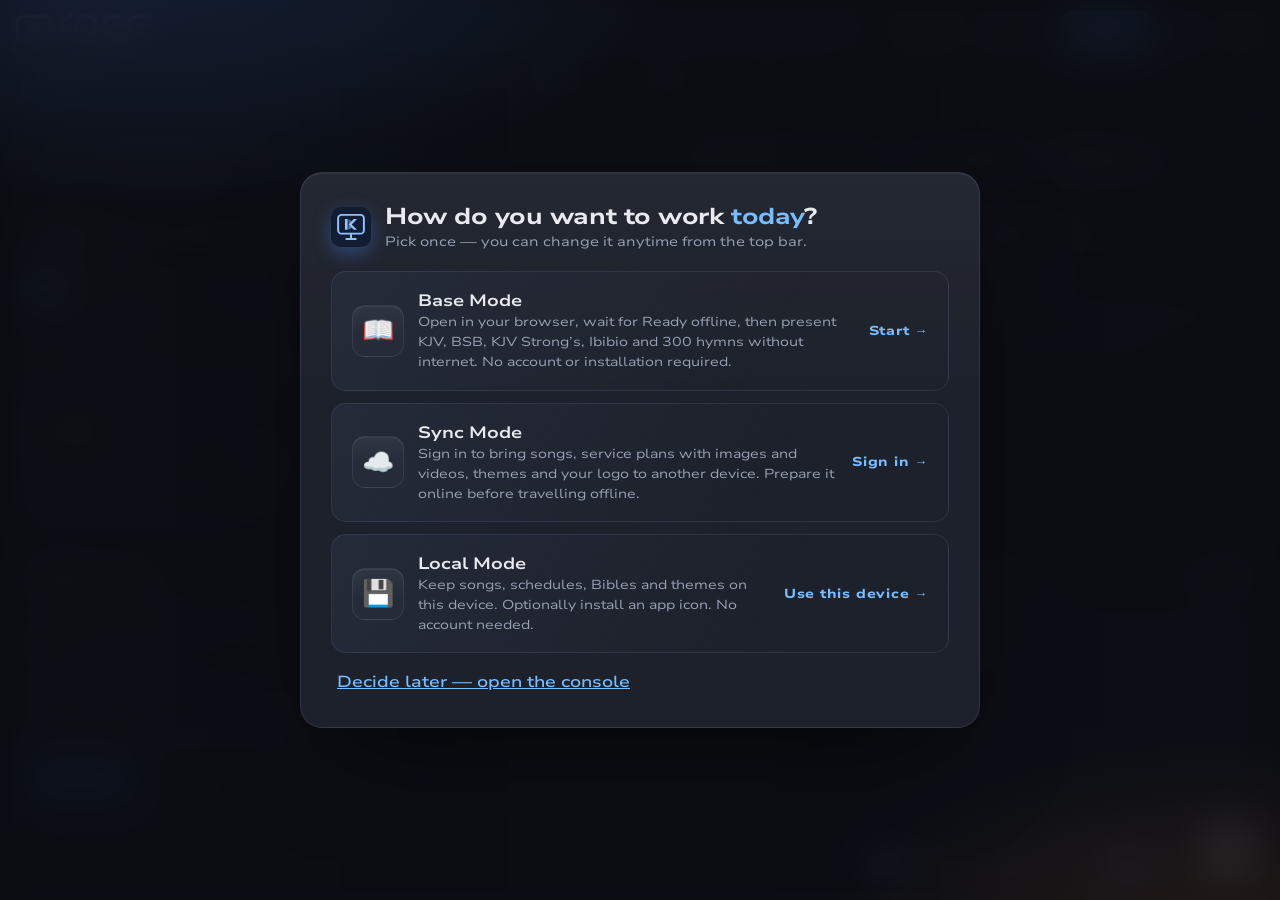
<file: index.html>
<!DOCTYPE html>
<html lang="en">
<head>
<meta charset="UTF-8">
<meta name="viewport" content="width=device-width, initial-scale=1, viewport-fit=cover">
<title>KOGG Presenter — Operator</title>
<link rel="manifest" href="manifest.webmanifest">
<link rel="apple-touch-icon" href="icons/apple-touch-icon.png">
<link rel="icon" href="icons/icon.svg" type="image/svg+xml">
<link rel="stylesheet" href="css/app.css">
</head>
<body>
<header class="topbar">
  <div class="brand">
    <img class="brand-symbol" src="icons/kogg-symbol.svg" alt="">
    <span class="brand-wordmark"><span class="brand-name"><span class="brand-kogg" role="img" aria-label="KOGG"></span></span><span class="brand-sub">Presenter</span></span>
    <button id="modeChip" class="mode-chip" title="Change work mode">…</button><button id="btnRestartBase" class="mode-chip" hidden title="Clear temporary Base work and restart. Saved libraries and offline downloads stay.">Restart Base</button>
  </div>
  <form class="quickgo" id="quickGoForm" role="search" autocomplete="off">
    <input id="quickGo" type="search" autocomplete="off" name="presentation-search" aria-label="Find presentation content" data-bwignore="true" data-1pignore="true" data-lpignore="true" data-form-type="other" placeholder="Find scripture, remembered words or songs…  (/ to focus, Enter to present)">
    <div id="quickGoResults" class="quickgo-results" hidden></div>
  </form>
  <div class="quick-actions">
    <button id="btnBlank" class="ctrl warn" title="Blank screen (Alt+B)">Blank</button>
    <button id="btnLogo" class="ctrl" title="Logo screen (Alt+L)">Logo</button>
    <span id="outputStatus" class="hint" role="status" aria-live="polite"></span>
    <button id="btnOpenDisplay" class="ctrl primary" title="Open output screen">Output</button>
    <button id="btnScreens" class="ctrl" title="Choose which screen shows the output">🖥️</button>
    <div id="screenPicker" class="screen-picker" hidden>
      <p class="hint">Tap a screen to send the output there.</p>
      <div id="screenPickerList"></div>
      <button id="btnAllScreens" type="button" class="screen-all">Send to all secondary screens</button>
      <button id="btnCloseOutput" type="button" class="screen-all screen-close">Close output window</button>
      <p class="hint">Browsers need one click on the output before it can go fullscreen — after that it stays.</p>
    </div>
    <button id="btnFloatEditToggle" class="ctrl" title="Open quick settings Explorer — text size, alignment, voice, theme, layout and mode">✏️</button>
  </div>
</header>

<nav class="tabs">
  <button class="tab active" data-tab="scripture">Scripture</button>
  <button class="tab" data-tab="songs">Lyrics</button>
  <button class="tab" data-tab="notes">Notes</button>
  <button class="tab" data-tab="slides">Slides</button>
  <button class="tab" data-tab="service">Service</button>
  <button class="tab" data-tab="stream">Stream</button>
  <button class="tab" data-tab="themes">Themes</button>
  <button class="tab" data-tab="tools">Tools</button>
</nav>

<main>
  <!-- SCRIPTURE — docked one-page deck -->
  <section id="tab-scripture" class="tab-panel active">
    <div class="scripture-deck">
      <div class="dock toolbar">
        <select id="translationSelect" title="Translation">
          <optgroup label="Base Bibles">
            <option value="data/kjv.json">KJV — King James Version</option>
            <option value="data/bsb.json">BSB — Berean Standard Bible</option>
            <option value="data/kjvs.json">KJV with Strong's</option>
            <option value="data/ibibio.json">OICB — Ibibio (complete Bible)</option>
          </optgroup>
          <optgroup label="More translations">
            <option value="licensed:niv" disabled>NIV — licensed text needed</option>
          </optgroup>
          <optgroup label="Connected (online licensed)" id="connectedVersionsGroup" hidden></optgroup>
          <optgroup label="Downloaded versions" id="downloadedVersionsGroup" hidden></optgroup>
          <optgroup label="My versions" id="customVersionsGroup" hidden></optgroup>
        </select>
        <span id="offlineStatus" class="status-note" role="status" aria-live="polite">Preparing offline…</span>
        <button id="btnRetryOffline" hidden>Retry offline setup</button>
        <div class="more-wrap"><button id="btnMoreBibles">More Bibles</button><div id="extraBiblePanel" class="more-menu" hidden><div id="extraBibleButtons" class="bible-menu-list"></div><progress id="extraBibleProgress" aria-label="Loading Bible" hidden></progress><p id="extraBibleStatus" role="status">Download a version once while online, then it works offline in every work mode.</p></div></div>
        <span id="liveRef" class="livedot" hidden></span>
        <div class="more-wrap">
          <button id="btnDocks" title="Choose which docks are on screen">🧩 Docks</button>
          <dialog id="dockMenu" class="more-menu" aria-label="Arrange Scripture docks" hidden></dialog>
        </div>
      </div>

      <div class="docks">
        <div class="dock" data-dock="books">
          <div class="dock-head"><span class="grip"><i class="dock-ico">📚</i>Books</span><span class="dock-head-hint" id="bookCount"></span></div>
          <div id="bookChips" class="chip-grid books scroll"></div>
        </div>

        <div class="dock" data-dock="chapters">
          <div class="dock-head"><span class="grip"><i class="dock-ico">📑</i>Chapters</span></div>
          <div id="chapterChips" class="chip-grid dots scroll"></div>
          <div class="dock-foot">
            <button id="btnPrevChapter" title="Previous chapter (reads across books)">◀</button>
            <button id="btnNextChapter" title="Next chapter (reads across books)">▶</button>
            <button id="btnAddScripture" title="Add the current selection to the service plan">+ Service</button>
          </div>
        </div>

        <div class="dock" data-dock="verses">
          <div class="dock-head">
            <span class="grip"><i class="dock-ico">🔖</i>Verses</span>
            <div class="seg" id="pickMode">
              <button data-mode="verse">Verse</button>
              <button data-mode="range">Range</button>
              <button data-mode="chapter">Chapter</button>
            </div>
          </div>
          <div id="verseDots" class="chip-grid dots scroll"></div>
          <p id="modeHint" class="hint"></p>
          <div class="dock-foot">
            <button id="btnPrevVerse" title="Previous verse — goes live (reads across chapters)">◀</button>
            <button id="btnNextVerse" title="Next verse — goes live (reads across chapters)">▶</button>
            <button id="btnAddVerseService" title="Add the live verses to the service plan">+ Service</button>
          </div>
        </div>

        <div class="dock" data-dock="memory">
          <div class="dock-head"><span class="grip"><i class="dock-ico">🧠</i>Memory</span><button id="btnMemoryClear" class="mini-clear" title="Clear saved reading history">✕</button></div>
          
          <div id="bookmarkChips" class="memory-grid"></div>
          <div id="memoryChips" class="scroll memory-grid"></div>
          <p class="hint dock-hint">Reading history stays on this device. Tap a saved passage to display it.</p>
        </div>

        <div class="dock legacy-lookup" data-dock="quickgo">
          <div class="dock-head"><span class="grip"><i class="dock-ico">⚡</i>Quick jump</span></div>
          <p class="hint dock-hint">Type <b>jn 3:16</b> / <b>ps 23:1-4</b> / <b>rom 8</b> — type three book letters, then chapter and verse. <b>→</b> accepts each step; <b>Enter</b> displays.</p>
          <form class="quickjump" id="quickJumpForm" role="search" autocomplete="off">
            <input id="bookSearch" type="search" autocomplete="off" name="scripture-reference" aria-label="Scripture reference" data-bwignore="true" data-1pignore="true" data-lpignore="true" data-form-type="other"
                   placeholder="Joh → 3 → 16 → Enter" aria-describedby="jumpHint" enterkeyhint="go">
            <span id="bookGhost"></span>
            <div id="quickBookSug" class="quickgo-results jump-sug" hidden></div>
          </form>
          <p id="jumpHint" class="jump-hint" role="status" aria-live="polite">Start typing a book anywhere in Scripture. Chapter → verse, then Enter.</p>
          <div class="dock-foot">
            <button id="btnVoiceJump" title="Speak a scripture — Chrome/Edge, online">🎤 Speak it</button>
          </div>
        </div>

        <div class="dock legacy-lookup" data-dock="search">
          <div class="dock-head"><span class="grip"><i class="dock-ico">🔎</i>Whole-Bible search</span></div>
          <p class="hint dock-hint">Find verses by the words you remember — <i>"sheep hear my voice"</i>. Quotes = exact phrase.</p>
          <form class="row" id="bibleSearchForm" role="search" autocomplete="off">
            <input id="bibleSearch" type="search" aria-label="Search Bible words — no sign-in needed" autocomplete="off" name="verse-keywords" data-1pignore="true" data-lpignore="true" data-bwignore="true" data-form-type="other" placeholder='sheep hear my voice  ·  "no man cometh to the Father"'>
            <button id="btnVoiceSearch" type="button" title="Speak the words you remember — Chrome/Edge, online">🎤</button>
          </form>
          <div id="bibleResults" class="search-results scroll" hidden></div>
        </div>

        <div class="dock" data-dock="text">
          <div class="dock-head"><span class="grip"><i class="dock-ico">🖥️</i>On the projector</span><button id="btnBookmarkScripture" class="mini-btn" title="Save this passage">☆ Save</button></div>
          <div id="liveText" class="live-text scroll"></div>
          <div class="dock-foot ver-chips" id="versionChips" title="Switch the live passage to another version — one tap, instantly on screen"></div>
        </div>
      </div>
    </div>
    <select id="verseFrom" hidden></select>
    <select id="verseTo" hidden></select>
    <select id="bookSelect" hidden></select>
    <select id="chapterSelect" hidden></select>
  </section>

  <!-- SONGS -->
  <section id="tab-songs" class="tab-panel">
    <div class="lyrics-toolbar"><b>Lyrics</b><span id="lyricsModeStatus" role="status"></span><button id="btnEndLyricsSession" title="Clear temporary lyrics and all temporary Service entries">Clear lyrics &amp; queue</button></div>
    <div class="lyrics-deck">
      <div class="lyrics-side">
        <section class="card lyrics-find"><h2>Find a song</h2>
          <input id="songSearch" type="search" autocomplete="off" name="kogg-song-search" data-1pignore="true" data-lpignore="true" data-form-type="other" placeholder="Title, artist or words you remember…" aria-label="Search saved songs and hymns">
          <div class="row"><button id="btnNewSong" class="primary">+ New song</button><button id="btnSearchLyricsOnline">Search online</button></div>
          <div id="lyricsProgress" class="lyrics-progress" hidden><div class="row"><span id="lyricsProgressLabel" role="status">Loading…</span><button id="lyricsCancelLoad" type="button">Cancel</button></div><progress aria-label="Lyrics loading"></progress></div><div class="lyrics-source-tabs"><button id="lyricsLocalTab" aria-pressed="true">My library</button><button id="lyricsOnlineTab" aria-pressed="false">Online</button></div><div id="lyricsLocalPane">
          <label class="lyrics-filter">On this device<select id="lyricsLocalFilter"><option value="all">All local lyrics</option><option value="saved">My songs / session</option><option value="hymns">Hymnary</option></select></label>
          <ul id="songList" class="item-list"></ul>
          </div><div id="lyricsOnlinePane" hidden><label class="lyrics-filter">Search scope<select id="lyricsSearchScope"><option value="worship">Worship-first</option><option value="christian">Christian sources only</option><option value="all">All music sources</option></select></label><p id="lyricsSearchStatus" class="hint" role="status">Results with words are shown first. Other titles need an availability check.</p><div id="lyricsOnlineResults" class="lyrics-results"></div>
          </div><details><summary>Import &amp; more sources</summary>
          <details class="lyrics-external"><summary>Find on a lyrics website</summary><p class="hint">Find a page with Google, then paste a supported link into Import a source link.</p><div class="source-links"><a id="lyricsWebSearch" target="_blank" rel="noopener noreferrer" hidden>Google ↗</a><a href="https://www.azlyrics.com/" target="_blank" rel="noopener noreferrer">AZLyrics ↗</a><a href="https://www.musixmatch.com/" target="_blank" rel="noopener noreferrer">Musixmatch ↗</a></div></details>
          <details id="lyricsLinkImport"><summary>Import a source link</summary><input id="lyricsSourceUrl" type="url" placeholder="https://hymnary.org/text/…" aria-label="Lyrics source link"><button id="btnImportLyricsLink">Import lyrics</button><p class="hint">Supports Hymnary public-domain text pages, hymnal.net hymn pages and LRCLIB / lyrics.ovh API links. For other pages, copy the lyrics and paste them into the editor.</p><p id="lyricsLinkStatus" class="hint" role="status"></p></details>
<div class="row"><button id="btnStarterHymns">+ Basic Hymnary</button><button id="btnMoreHymns">More hymns</button></div>
            <div id="extraHymnPacks" hidden></div><p id="hymnPackStatus" role="status"></p>
            <p class="hint"><a href="data/hymnary-sources.txt" target="_blank" rel="noopener">Hymn source credits</a></p>
            <label>Import song text (.txt)<input id="lyricsTextFile" type="file" accept="text/plain,.txt"></label>
            <details class="lyrics-packs"><summary>Share or import a song pack</summary>
              <label>Import a KOGG song pack<input id="lyricsPackFile" type="file" accept="application/json,.json"></label>
              <p class="hint">Base keeps imported songs for this session. Local and Sync save them to your library. Contributor permissions are shown before import.</p>
              <label>Your name or church<input id="lyricsPackContributor" maxlength="200" autocomplete="organization"></label>
              <label>Permission to share<textarea id="lyricsPackPermission" rows="2" maxlength="2000" placeholder="Who owns these words, and what may others do with them?"></textarea></label>
              <label class="lyrics-pack-confirm"><input id="lyricsPackConfirmed" type="checkbox">I have permission to distribute these words.</label>
              <button id="btnExportLyricsPack" type="button">Export current song as a pack</button>
              <p id="lyricsPackStatus" class="hint" role="status">Exports only the current song and its credits. Nothing is posted publicly.</p>
            </details>
            <p class="hint">Import your downloaded SongSelect text, or paste lyrics. <a href="https://songselect.ccli.com/" target="_blank" rel="noopener">Open SongSelect</a></p>
          </details>
        </section>
        <section class="card lyrics-order-dock"><details><summary>Arrange song order</summary><p class="hint">Tap a section to repeat it. Remove a chip to skip that occurrence.</p>
          <div id="lyricsSectionButtons" class="lyrics-order"></div><div id="lyricsOrder" class="lyrics-order"></div></details>
        </section>
      </div>
      <section class="card lyrics-edit" id="songEditor"><h2 id="songEditorTitle">Song slides</h2>
        <details id="lyricsPastePanel" open><summary id="lyricsPasteSummary">Paste / edit lyrics</summary>
        <div class="row"><label>Title<input id="songTitle" type="text" placeholder="Song title" spellcheck="true" autocorrect="on" autocapitalize="sentences"></label><label>Artist / author<input id="songAuthor" type="text" placeholder="Artist or author" spellcheck="true" autocorrect="on" autocapitalize="sentences"></label></div>
        <label>One empty line = a new slide. Optional [Verse 1] / [Chorus] headings label slides.
          <textarea id="songLyrics" rows="6" placeholder="[Verse 1]&#10;First line&#10;Second line&#10;&#10;[Chorus]&#10;Chorus lines…" spellcheck="true" autocorrect="on" autocapitalize="sentences"></textarea>
        </label><p id="lyricsSource" class="hint"></p></details>
        <div class="row lyrics-primary"><button id="btnLiveSong" class="primary">▶ Display first slide</button><button id="btnSaveSong">Save song</button><button id="btnAddLyricsService">+ Service</button></div><div class="lyrics-split-toolbar"><label for="lyricsLineCount">Lines per slide</label><select id="lyricsLineCount"><option>2</option><option>3</option><option selected>4</option><option>5</option><option>6</option><option>8</option></select><button id="btnLyricsSplitLines">Split slides</button></div><details class="lyrics-editor-tools"><summary>More editing tools</summary><div class="row"><button id="btnLyricsUndo">Undo</button><button id="btnLyricsDefaultOrder">Reset order</button><button id="btnCancelSong">Clear editor</button></div></details>
        <p id="lyricsStatus" role="status" class="hint"></p>
        <div id="songSlidesPreview" class="lyrics-slides"></div>
      </section>
      <section class="card lyrics-output">
        <div class="dock-head"><span class="grip"><i class="dock-ico">🖥️</i>On the projector</span></div>
        <p id="lyricsLiveLabel" class="hint lyrics-live-label"></p>
        <div id="lyricsLiveText" class="lyrics-live-text"></div>
        <div class="row lyrics-output-foot"><button id="btnLyricsPrev">◀ Previous</button><button id="btnLyricsNext">Next ▶</button></div>
        <p class="hint lyrics-foot-hint">Tap any slide card to display it. Left / Right moves between slides.</p>
      </section>
    </div>
  </section>

  <dialog id="lyricsQuickEdit" aria-labelledby="lyricsQuickEditTitle" class="editor-dialog">
    <h2 id="lyricsQuickEditTitle">Quick edit slide</h2><p class="hint">Edits this section wherever it appears in the song order. Display again when ready.</p>
    <label>Slide text<textarea id="lyricsQuickText" rows="8" spellcheck="true" autocorrect="on"></textarea></label>
    <div class="row"><button id="btnLyricsQuickSave" class="primary">Apply edit</button><button id="btnLyricsQuickCancel">Cancel</button></div>
  </dialog>

  <!-- NOTES -->
  <section id="tab-notes" class="tab-panel">
   <div class="notes-toolbar"><div><h2>Notes</h2><p id="notesStorageStatus" class="hint"></p></div><span class="notes-tip">Choose a format → write → Display</span></div>
   <div class="notes-deck">
    <aside class="dock notes-library"><div class="dock-head">1 · Choose a starting point</div>
     <div class="notes-templates" id="notesTemplates"><button data-note-template="sermon">Bullet points<small>Enter creates the next point</small></button><button data-note-template="announcement">Announcement<small>A full-screen notice</small></button><button data-note-template="minister">Name tag<small>Who is ministering</small></button><button data-note-template="alert">Scrolling alert<small>A moving notice at the bottom</small></button><button data-note-template="welcome">Welcome<small>A welcome screen</small></button></div>
     <button id="btnNewNotes">+ Blank note</button><button id="btnUndoNotesTemplate" hidden>Undo draft change</button><details class="notes-library-tools"><summary>Saved notes &amp; text files</summary><div id="notesSaved" class="notes-saved"></div><button id="btnExportNotes">Export text</button><label class="notes-import">Import text<input id="notesImportFile" type="file" accept=".txt,text/plain"></label><p class="hint">Saved notes stay on this device. Export text to take it with you.</p></details>
    </aside>
    <section class="dock notes-editor"><div class="dock-head">2 · Write &amp; preview</div>
     <div class="row"><label>Title<input id="notesTitle" maxlength="140" placeholder="Note title" spellcheck="true" autocorrect="on"></label><label>Format<select id="notesMode"><option value="points">Bullet points</option><option value="fullscreen">Full-screen text</option><option value="tag">Name tag</option><option value="alert">Scrolling alert</option></select></label></div>
     <label id="notesBodyLabel">Text<textarea id="notesBody" rows="5" maxlength="30000" placeholder="Type a point. Enter adds the next bullet." spellcheck="true" autocorrect="on" autocapitalize="sentences"></textarea></label>
     <div id="notesSplitControls" class="row"><button id="btnNotesPoint" type="button">+ Point</button><button id="btnNotesBreak" type="button">New slide</button><label>Split<select id="notesSplit"><option value="0">Auto-fit together</option><option value="1">1 point per slide</option><option value="3">3 points per slide</option><option value="4">4 points per slide</option><option value="5">5 points per slide</option><option value="6">6 points per slide</option></select></label></div>
     <label id="notesSubtitleLabel">Role / second line<input id="notesSubtitle" maxlength="200" placeholder="Now ministering" spellcheck="true" autocorrect="on"></label>
     <div id="notesAlertControls" class="row"><label>Movement<select id="notesAlertMotion"><option value="scroll">Scroll continuously</option><option value="static">Static notice</option></select></label><label>Speed<select id="notesAlertSpeed"><option value="45">Slow</option><option value="30">Normal</option><option value="18">Fast</option></select></label></div>
     <p id="notesModeHint" class="hint"></p>
     <div class="notes-actions notes-primary"><button id="btnNotesDisplay" class="primary">▶ Display</button><button id="btnSaveNotes">Save note</button></div><label class="notes-follow"><input type="checkbox" id="notesFollow"> Live typing · update after Display</label><p id="notesStatus" class="hint" role="status">Draft only. Press Display when ready.</p>
     <p class="notes-preview-heading">Slide previews · tap to display</p><div id="notesCards" class="notes-cards"></div>
    </section>
    <aside class="dock notes-output"><div class="dock-head">3 · On the projector</div><p id="notesLiveLabel" class="hint"></p><div id="notesLiveText" class="notes-live-text"></div><div class="notes-actions"><button id="btnNotesPrev">← Previous</button><button id="btnNotesNext">Next →</button></div><button id="btnHideNotes">Hide note slides</button><div class="notes-actions"><button id="btnStopNotesAlert">Stop alert</button><button id="btnHideNotesTag">Hide name tag</button></div><details class="notes-emphasis"><summary>Highlight words</summary><p class="hint">Enable emphasis, then tap or drag across the live words.</p><div class="notes-actions"><button id="btnNotesAnnotate" aria-pressed="false">Yellow emphasis</button><button id="btnNotesClearHighlight">Clear emphasis</button></div></details><p class="hint">Tags and alerts sit over your current Scripture, lyrics or notes.</p></aside>
   </div>
  </section>

  <!-- SERVICE -->
  <section id="tab-slides" class="tab-panel">
    <div class="lyrics-toolbar"><b>Slides</b><button id="slidesShowTitles" aria-pressed="true">Service slides</button><button id="slidesShowMedia" aria-pressed="false">Images &amp; video</button><span id="slidesStorageStatus"></span><button id="slidesAddService">+ All to Service</button></div>
    <div class="title-deck" id="titleWorkspace">
      <section class="card title-library"><h2>Order of service</h2><p class="hint">Select to design. Press ▶ to display.</p><div class="row"><select id="slidesPreset" aria-label="Service moment"></select><button id="slidesAdd">+ Add</button></div><div id="titleSlideList" class="title-slide-list"></div><div class="row"><button id="slidesUp" aria-label="Move selected slide up">↑ Move up</button><button id="slidesDown" aria-label="Move selected slide down">↓ Move down</button><button id="slidesDelete" class="danger">Delete</button></div></section>
      <section class="card title-editor"><h2>Design this moment</h2><label>Slide text<textarea id="slidesTitle" rows="3" maxlength="240" spellcheck="true" autocorrect="on" placeholder="Opening Prayers"></textarea></label><label class="title-uniform"><input id="slidesUniform" type="checkbox" checked> Uniform slides</label><p id="slidesStyleHint" class="hint"></p><div class="title-controls"><label>Background<select id="slidesBackground"><option value="blue">Deep blue</option><option value="black">Black</option><option value="purple">Royal purple</option><option value="green">Emerald</option><option value="gold">Warm gold</option></select></label><label>Upload image<input id="slidesImage" type="file" accept="image/png,image/jpeg,image/webp,image/gif"></label><button id="slidesRemoveImage">Remove image</button><label>Background darkening <output id="slidesDimValue">20%</output><input id="slidesDim" type="range" min="0" max="100" value="20"></label><label>Font<select id="slidesFont"></select></label><label>Text colour<input id="slidesColor" type="color" value="#ffffff"></label><label>Text size <output id="slidesSizeValue">16 vh</output><input id="slidesSize" type="range" min="3" max="60" step="0.5" value="16"></label><label><input id="slidesAutoFit" type="checkbox"> Maximise text to fit</label></div><p class="hint">Darkening adds a black overlay. Text always shrinks to fit; maximise lets it grow too.</p><p id="slidesStatus" class="hint" role="status">Changes stay in preview until you press Display.</p></section>
      <section class="card title-output"><div class="row title-view-tabs"><button id="slidesViewDesign" aria-pressed="true">Design preview</button><button id="slidesViewLive" aria-pressed="false">Live output</button></div><div id="slidesDesignPane"><h2>Design preview</h2><div id="titleSlidePreview" class="title-screen"></div><div class="row"><button id="slidesDisplay" class="primary">▶ Display</button><button id="slidesOneService">+ Service</button></div></div><div id="slidesLivePane" hidden><h2>On the projector</h2><p id="titleLiveLabel" class="hint"></p><div id="titleSlideLive" class="lyrics-live-text"></div><div class="row"><button id="slidesPrev">◀ Previous</button><button id="slidesNext">Next ▶</button></div></div><p class="hint">Design preview is private. Display sends it to the room. Live output shows what is on screen now.</p></section>
    </div>
    <div id="mediaWorkspace" class="media-workspace" hidden>
<section class="card"><h2>Images, flyers &amp; videos</h2><label>Add files<input id="mediaFiles" type="file" multiple accept="image/png,image/jpeg,image/webp,image/gif,video/mp4,video/webm,video/ogg"></label><p class="hint">Images up to 20 MB; videos up to 250 MB. Device-local files work offline after upload. Files play from this device. In Sync, media used by service plans can be saved privately to your account (up to 50 MB per file).</p><div id="mediaList" class="media-list"></div><button id="mediaRemove" disabled>Remove selected file</button></section>
<section class="card"><h2>Private preview</h2><div id="mediaPrivatePreview" class="media-private-preview"></div><div class="media-options"><label>Image fit<select id="mediaFit"><option value="contain">Fit whole image / flyer</option><option value="cover">Fill screen (crop edges)</option></select></label><label>Darken image <input id="mediaDim" type="range" min="0" max="100" value="0"></label><label><input id="mediaMuted" type="checkbox" checked> Mute video</label><label><input id="mediaLoop" type="checkbox"> Loop video</label></div><div class="row"><button id="mediaDisplay" class="primary" disabled>Display selected media</button><button id="mediaAddService" disabled>+ Service</button></div><p id="mediaStatus" class="hint" role="status">Preview is private. Display sends the file to Output.</p></section>
<section class="card"><h2>Live media controls</h2><p id="mediaLiveStatus" role="status"></p><div class="row"><button id="mediaPlay" disabled>Play</button><button id="mediaPause" disabled>Pause</button><button id="mediaRestart" disabled>Restart</button><button id="mediaStop" disabled>Blank output</button></div><p class="hint">Displaying Scripture, lyrics or notes stops the previous video. Blank pauses playback. Resume with Play after unblanking.</p><p class="hint">For OBS, capture the KOGG Output window. Media files are not sent to the OBS plugin. Use Sync to prepare scheduled media on another device. A browser may require a tap on Output to allow video sound.</p></section>
</div>
  </section>
  <section id="tab-service" class="tab-panel">
    <div class="service-deck">
      <div class="dock service-queue">
        <div class="dock-head"><span class="grip"><i class="dock-ico">🧩</i>Service plan</span><span class="dock-head-hint">tap ▶ to put an item live</span></div>
        <ul id="serviceList" class="item-list scroll"></ul>
        <div class="dock-foot"><button id="btnRehearseService">Rehearse &amp; check</button><button id="btnLiveService" class="primary">▶ Start Service Live</button><button id="btnClearService" class="danger">Clear All</button></div>
      </div>
      <div class="dock service-plans">
        <div class="service-playback"><h2>On the projector</h2><div id="serviceLivePreview" class="lyrics-live-text"></div><p id="serviceNow" role="status"></p><div class="row"><button id="servicePrev">← Previous</button><button id="serviceNext" class="primary">Next →</button><button id="serviceBlank">Blank / resume</button></div><div class="row" id="serviceVideoControls" hidden><button id="serviceVideoPlay">Play video</button><button id="serviceVideoPause">Pause video</button><button id="serviceVideoRestart">Restart video</button></div><details class="service-help"><summary>Playback help</summary><p>Next moves through every item. Videos start when reached; press Next when ready to move on. Queue edits apply when you start again.</p></details><p id="serviceStatus" class="hint" role="status"></p><p id="serviceCloudStatus" class="hint" role="status">Sync mode can bring this service’s media to another device.</p><button id="serviceSyncMedia">Sync media now</button><input id="serviceMediaFile" type="file" accept="image/png,image/jpeg,image/webp,image/gif,video/mp4,video/webm,video/ogg" hidden></div>
        <div class="dock-head"><span class="grip"><i class="dock-ico">🗂️</i>Named plans</span></div>
        <details class="plan-fold">
          <summary>Save / load plans</summary>
          <div class="row">
            <input id="planName" type="text" placeholder="Plan name (e.g. Sunday 26 Oct)" spellcheck="true" autocorrect="on" autocapitalize="sentences">
            <button id="btnSavePlan">Save Plan</button>
          </div>
          <div class="row" style="align-items:center">
            <select id="planSelect"></select>
            <button id="btnLoadPlan">Load</button>
            <button id="btnDeletePlan" class="danger">Delete</button>
          </div>
        </details>
        <details class="service-help service-travel-help"><summary>Taking this service to another device?</summary><p>In Sync, wait for Cloud saved before travelling. On another device, sign in and load the plan; wait for Ready offline here before disconnecting. Only that service’s media downloads. JSON backups contain references, not media files. Relink is a fallback.</p></details>
      </div>
    </div>
  </section>

  <dialog id="rehearsalDialog" class="editor-dialog rehearsal-dialog" aria-labelledby="rehearsalTitle"><header><div><h2 id="rehearsalTitle">Service rehearsal</h2><p class="hint">Private preview · your live output stays as it is</p></div><button id="rehearsalClose">Close</button></header><div class="rehearsal-grid"><div><div id="rehearsalPreview" class="stream-preview"></div><p id="rehearsalPosition" role="status"></p><div class="row"><button id="rehearsalPrev">← Previous</button><button id="rehearsalNext">Next →</button></div><details open><summary id="rehearsalCheckSummary">Readiness checks</summary><ul id="rehearsalChecks"></ul></details><button id="rehearsalRefresh">Refresh plan &amp; checks</button></div><nav id="rehearsalItems" aria-label="Rehearsal slides"></nav></div></dialog>

  <!-- THEMES -->
  <section id="tab-stream" class="tab-panel">
    <div class="stream-deck">
      <div class="dock stream-connections"><div class="dock-head">Connect your screens</div><div class="stream-body">
        <div class="stream-tabs" role="group" aria-label="Connection setup"><button data-stream-connection="broadcast" aria-pressed="true" aria-controls="streamConnect-broadcast">Broadcast</button><button data-stream-connection="phone" aria-pressed="false" aria-controls="streamConnect-phone">Phone remote</button></div>
        <div id="streamConnect-broadcast" class="stream-connect-panel">
        <label>Streaming with<select id="streamPlatform"><option value="obs">OBS Studio</option><option value="youtube">YouTube Live</option><option value="facebook">Facebook Live</option><option value="streamyard">StreamYard</option><option value="other">Another platform</option></select></label>
        <label>Connection method<select id="streamMethod"><option value="capture">Capture Output window · easiest</option><option value="plugin">KOGG Connect · OBS plugin preview</option><option value="browser">Advanced · local bridge</option></select></label>
        <p id="streamInstructions" class="hint"></p><button id="streamOpenOutput" class="primary">Open / focus Output</button>
        <div id="streamPlugin" hidden class="remote-pair"><p class="hint">Install KOGG Connect for Windows, then add <strong>KOGG Presenter</strong> in OBS Sources. Its properties show your pairing code.</p><a href="landing.html#obs" target="_blank" rel="noopener">Plugin download and setup ↗</a><label>Pairing code<input id="obsPairCode" maxlength="8" placeholder="8 characters from OBS" autocomplete="off" autocapitalize="none" spellcheck="false"></label><div class="row"><button id="obsConnect" class="primary">Connect OBS</button><button id="obsDisconnect">Disconnect</button></div><p id="obsConnectStatus" class="hint" role="status">Pair once on this computer. Allow local-network access if your browser asks.</p><p class="hint">Choose the output style in OBS source properties. Preview release: check the scene before a service. Phone remote setup is separate.</p></div><div id="streamBrowser" hidden><label>Source content<select id="streamFeed"><option value="broadcast">Separate broadcast · transparent</option><option value="transparent">Scripture / slides + graphics · transparent</option><option value="overlays">Graphics only · transparent</option><option value="full">Full presentation · with background</option></select></label>
          <label>Browser Source URL<input id="obsUrl" readonly></label><button id="btnCopyObs">Copy source URL</button>
          <p class="hint">Use the operator on the local bridge too. The hosted website alone cannot sync with OBS’s separate browser. Set the source to your canvas size, e.g. 1920 × 1080.</p>
          <button id="streamCheck">Check bridge connection</button><p id="streamConnection" class="hint" role="status"></p>
        </div><p class="hint">KOGG supplies visuals. Start and manage the broadcast in OBS or your streaming platform. No stream key is needed here.</p>
        </div><div id="streamConnect-phone" class="stream-connect-panel" hidden><details class="remote-pair cloud-pair" open><summary>Phone remote · online</summary><p class="hint">Scan with your phone and control the presentation. No account or installation. Both devices need internet.</p><ol class="remote-steps" id="cloudRemoteSteps"><li>Choose Connect phone below.</li><li>Scan the code with your phone camera.</li><li>Control the presentation. Keep this operator open.</li></ol><button id="cloudRemoteStart" class="primary">Connect phone</button><div id="cloudRemotePairing" class="cloud-pair-content" hidden><div id="cloudRemoteCode" class="remote-code" role="img" aria-label="Private phone pairing QR code" hidden></div><div class="cloud-pair-link"><p class="hint"><strong>Scan this code with your phone camera.</strong> Keep KOGG open on this computer.</p><details><summary>Can’t scan? Send a link</summary><label for="cloudRemoteLink">Private pairing link</label><input id="cloudRemoteLink" type="url" readonly autocomplete="off" data-1pignore="true" data-lpignore="true" aria-label="Private online pairing link"><div class="row"><button id="cloudRemoteCopy" disabled>Copy link</button><button id="cloudRemoteShare" disabled>Share link</button></div></details><button id="cloudRemoteStop" disabled>Disconnect phone</button></div></div><p id="cloudRemoteStatus" class="hint" role="status">Ready when you are. Wi-Fi or mobile data works; both devices need internet.</p><details class="remote-privacy"><summary>Privacy &amp; session</summary><p class="hint">Share only with your operator. This link grants control for up to 12 hours. Starting again replaces it. Stop remote revokes it without changing the projected slide. QR codes are generated on this device.</p></details></details>
        <details class="remote-pair"><summary>Other connection options</summary><p class="hint">These options need extra setup. For the simplest connection, use Connect phone above.</p><details class="remote-pair wifi-pair"><summary>Phone remote · direct Wi-Fi <small>Preview · no internet or bridge</small></summary>
<p class="hint">Same Wi-Fi. Two scans. No account or installation. Prepare both devices online once before going offline.</p>
<details><summary>First time? Save the phone remote</summary><p class="hint">Open the phone remote online and wait for <strong>Phone ready offline</strong>. Bookmark it. Wait for <strong>Ready offline</strong> on this laptop too.</p><button id="wifiPrepare">Show phone setup code</button> <a href="wifi-remote/" target="_blank" rel="noopener">Open phone page ↗</a><div id="wifiPreparePanel" hidden><div id="wifiPrepareCode" class="remote-code" role="img" aria-label="Open phone remote setup"></div></div></details>
<div class="row"><button id="wifiStart" class="primary">Start Wi-Fi remote</button><button id="wifiStop" disabled>Stop Wi-Fi remote</button></div>
<div id="wifiSteps" hidden><p class="hint"><strong>1. Scan this on the phone.</strong> Use Scan laptop code in your saved phone remote.</p><div id="wifiCode" class="remote-code" role="img" aria-label="Private direct Wi-Fi pairing QR code"></div><p class="hint"><strong>2. Scan the phone’s reply.</strong> Hold its reply code in front of this laptop’s camera.</p><button id="wifiScan">Scan phone reply</button><button id="wifiCancelScan" hidden>Stop camera</button><video id="wifiCamera" autoplay muted playsinline hidden></video><details><summary>Use codes instead of cameras</summary><label>Pairing link<textarea id="wifiOffer" readonly rows="2" aria-label="Private Wi-Fi pairing link"></textarea></label><button id="wifiCopy">Copy pairing link</button><label>Reply code<textarea id="wifiReply" rows="2" autocomplete="off" autocapitalize="none" spellcheck="false" data-1pignore="true" data-lpignore="true" placeholder="Paste the phone’s reply code"></textarea></label><button id="wifiUseReply">Connect reply</button></details></div>
<p id="wifiStatus" class="hint" role="status">Keep both pages open. Guest networks, VPNs or firewalls may block direct connections. A laptop camera is needed for the return scan; transferring the reply code is the fallback.</p></details>
        <details class="remote-pair"><summary>Advanced · offline Wi-Fi (bridge)</summary><p class="hint">Start the optional bridge with <code>node tools/obs-relay.cjs --remote</code>. Open its laptop operator, then pair your phone. No internet or account is required. Use your trusted church network.</p><button id="remotePair">Create pairing link</button><label id="remoteNetworkLabel" hidden>Network address<select id="remoteNetwork"></select></label><input id="remotePairLink" readonly aria-label="Private phone pairing link"><div class="row"><button id="remoteCopy">Copy link</button><button id="remoteRevoke">Disconnect phones</button></div><p id="remotePairStatus" role="status" class="hint">A pairing link grants presentation control. Keep it private.</p></details>
        </details></div><a href="landing.html#display" target="_blank" rel="noopener">Screen setup guide ↗</a>
      </div></div>
      <div class="dock stream-graphics"><div class="dock-head">Broadcast graphics</div><div class="stream-body">
        <div class="stream-tabs"><button data-stream-pane="layout" aria-pressed="false">Layouts</button><button data-stream-pane="tag" aria-pressed="true">Name tag</button><button data-stream-pane="notice" aria-pressed="false">Notice</button><button data-stream-pane="timer" aria-pressed="false">Countdown</button></div>
        <div id="streamPane-layout" hidden><p class="hint">Keep a full-screen message in the room and shape a separate transparent feed for your stream.</p><label>Broadcast layout<select id="streamLayout"><option value="full">Full canvas</option><option value="lower">Lower third over camera</option></select></label><label>Broadcast theme<select id="streamTheme"><option value="">Use room theme</option></select></label><label>Name tags &amp; notices appear on<select id="streamGraphicsTarget"><option value="both">Room and stream</option><option value="stream">Stream only</option><option value="room">Room only</option></select></label><button id="streamApplyLayout" class="primary">Apply output layouts</button><p class="hint">In the OBS plugin, choose Separate broadcast. For the advanced bridge, copy its Separate broadcast URL. The room Output keeps its own theme and full-screen layout.</p></div>
        <div id="streamPane-tag"><label>Quick template<select id="streamPreset"><option value="minister">Now ministering</option><option value="speaker">Speaker</option><option value="welcome">Welcome</option><option value="notice">Announcement</option></select></label><button id="streamUsePreset">Use template</button>
          <label>Name / main line<input id="ltLine1" maxlength="160" placeholder="Minister name" spellcheck="true" autocorrect="on"></label><label>Supporting line<input id="ltLine2" maxlength="180" placeholder="Now ministering" spellcheck="true" autocorrect="on"></label>
          <div class="stream-options"><label>Design<select id="streamStyle"><option value="banner">Banner</option><option value="minimal">Minimal</option><option value="centered">Spotlight</option></select></label><label>Position<select id="streamPosition"><option value="center">Center</option><option value="left">Left</option><option value="right">Right</option></select></label><label>Size<select id="streamSize"><option value="small">Small</option><option value="medium" selected>Medium</option><option value="large">Large</option></select></label><label>Accent<input id="streamAccent" type="color" value="#4f8cff"></label></div>
          <div class="row"><button id="btnLtShow" class="primary">Show / update tag</button><button id="btnLtHide">Hide tag</button></div>
        </div>
        <div id="streamPane-notice" hidden><label>Notice text<textarea id="streamAlert" rows="5" maxlength="2000" placeholder="Welcome. Please silence your phones." spellcheck="true" autocorrect="on"></textarea></label><div class="stream-options"><label>Motion<select id="streamMotion"><option value="scroll">Scrolling</option><option value="static">Still</option></select></label><label>Scroll speed<select id="streamDuration"><option value="45">Gentle</option><option value="30" selected>Normal</option><option value="18">Fast</option></select></label></div><div class="row"><button id="streamShowNotice" class="primary">Show / update notice</button><button id="streamHideNotice">Stop notice</button></div></div>
        <div id="streamPane-timer" hidden><p class="hint">Full-screen countdown replaces the presentation. It is not included in transparent feeds.</p><label>Minutes<input id="countdownMinutes" type="number" min="1" max="120" value="5"></label><div class="row"><button id="btnCountdown" class="primary">Start countdown</button><button id="btnEndCountdown">Stop</button></div></div>
        <p id="streamDraftStatus" class="hint"></p><p id="streamStatus" class="hint" role="status">Edit first, then Show. One active tag and one notice are shared with Notes.</p>
      </div></div>
      <div class="dock stream-monitor"><div class="dock-head">On the output</div><div class="stream-body"><label>Preview feed<select id="streamMonitorFeed"><option value="room">Room projector</option><option value="broadcast">Separate broadcast</option></select></label><div id="streamPreview" class="stream-preview"></div><p id="streamLiveStatus" class="hint" role="status"></p><button id="streamClear">Clear tag &amp; notice</button><p class="hint">Both feeds follow the same live passage. Layouts controls where the graphics appear and how the separate broadcast is styled.</p></div></div>
    </div>
  </section>

  <section id="tab-themes" class="tab-panel">
    <div class="themes-deck">
      <div class="dock themes-studio">
        <div class="dock-head"><span class="grip"><i class="dock-ico">🎨</i>Theme studio</span><span class="dock-head-hint">Choose a look. Make it yours.</span></div>
        <div class="theme-picker-row"><label>Theme<select id="themeSelect"></select></label><button id="btnNewTheme">+ New</button></div>
        <nav class="theme-studio-tabs" role="tablist" aria-label="Theme controls"><button id="theme-tab-text" data-theme-page="text" role="tab" aria-controls="theme-page-text" aria-selected="true" tabindex="0">Text</button><button id="theme-tab-background" data-theme-page="background" role="tab" aria-controls="theme-page-background" aria-selected="false" tabindex="-1">Background</button><button id="theme-tab-layout" data-theme-page="layout" role="tab" aria-controls="theme-page-layout" aria-selected="false" tabindex="-1">Layout</button><button id="theme-tab-logo" data-theme-page="logo" role="tab" aria-controls="theme-page-logo" aria-selected="false" tabindex="-1">Logo</button></nav>
        <div class="themes-scroll">
          <div id="theme-page-text" class="theme-studio-page" role="tabpanel" aria-labelledby="theme-tab-text"><h3>Clear, readable words.</h3><p class="hint">Automatic sizing fills the available space. Changing manual size turns it off.</p><div class="theme-field-grid"><label>Name<input id="themeName" type="text" spellcheck="true" autocorrect="on" autocapitalize="sentences"></label><label>Font
          <select id="themeFont">
            <option value="'Nunito Sans Expanded', Georgia, serif">Nunito Sans Expanded</option>
            <option value="Georgia, serif">Serif</option>
            <option value="Arial, sans-serif">Sans</option>
            <option value="'Times New Roman', serif">Times</option>
            <option value="Verdana, sans-serif">Verdana</option>
<option value="system-ui, sans-serif">System UI</option><option value="Tahoma, Geneva, sans-serif">Tahoma</option><option value="Trebuchet MS, sans-serif">Trebuchet</option><option value="Palatino Linotype, Book Antiqua, Palatino, serif">Palatino</option><option value="Cambria, Georgia, serif">Cambria</option><option value="Garamond, Georgia, serif">Garamond</option><option value="Courier New, monospace">Courier</option><option value="Impact, Arial Black, sans-serif">Impact</option>
          </select>
        </label><label>Font weight
          <select id="themeWeight">
            <option value="400">Regular</option>
            <option value="600">Semi-bold</option>
            <option value="700">Bold</option>
            <option value="300">Light</option>
          </select>
        </label><label>Text color<input id="themeTextColor" type="color"></label><label>Highlight colour<input id="themeHlColor" type="color" value="#ffd83d" title="The yellow annotation colour — tap to choose another"></label><label><input id="themeFillScreen" type="checkbox"> Fill screen automatically (recommended)</label><label>Manual size (% of screen)<input id="themeFontSize" type="number" min="3" max="60" step="0.5"></label><label><input id="themeShadow" type="checkbox"> Text shadow</label></div><details class="theme-management"><summary>Manage themes</summary><div><button id="btnDeleteTheme" class="danger">Delete</button><button id="btnResetThemes" title="Restores Black, Sunset, Deep Blue and Emerald and makes Black the output default">Reset to Default Themes</button></div></details></div>
          <div id="theme-page-background" class="theme-studio-page" role="tabpanel" aria-labelledby="theme-tab-background" hidden><h3>Set the backdrop.</h3><p class="hint">Choose a colour blend or upload an image, then darken it for legibility.</p><div class="theme-field-grid"><label>Background<select id="themeBg">
          <option value="linear-gradient(135deg,#1a2a6c,#b21f1f,#fdbb2d)">Sunset</option>
          <option value="linear-gradient(135deg,#0f2027,#203a43,#2c5364)">Deep Blue</option>
          <option value="linear-gradient(135deg,#134e5e,#71b280)">Emerald</option>
          <option value="linear-gradient(135deg,#42275a,#734b6d)">Purple</option>
          <option value="#000000">Black</option>
          <option value="linear-gradient(135deg,#3a1c71,#d76d77,#ffaf7b)">Dawn</option>
          <option value="linear-gradient(135deg,#0b486b,#f56217)">Fire &amp; Ice</option>
          <option value="linear-gradient(135deg,#16222a,#3a6073)">Slate</option>
          <option value="linear-gradient(135deg,#1d4350,#a43931)">Copper Sea</option>
          <option value="linear-gradient(135deg,#2b5876,#4e4376)">Night Sky</option>
          <option value="linear-gradient(135deg,#603813,#b29f94)">Desert</option>
          <option value="linear-gradient(135deg,#232526,#414345)">Charcoal</option>
          <option value="linear-gradient(135deg,#00467f,#a5cc82)">Spring</option>
          <option value="linear-gradient(135deg,#870000,#190a05)">Crimson</option>
          <option value="image">Custom image…</option>
        </select></label><label>Upload background<input id="themeBgImage" type="file" accept="image/png,image/jpeg,image/webp,image/gif"></label><button id="btnClearThemeImage">Remove image</button><label>Image fit<select id="themeImageFit"><option value="cover">Fill screen (crop edges)</option><option value="contain">Show whole image</option></select></label><label class="theme-dim-control">Darken background · <output id="themeDimValue">0%</output><input id="themeDim" type="range" min="0" max="100" step="1"><small>Original image ← → Darker for clear text</small></label></div></div>
          <div id="theme-page-layout" class="theme-studio-page" role="tabpanel" aria-labelledby="theme-tab-layout" hidden><h3>Give the message room.</h3><p class="hint">Adjust placement, spacing and the Scripture reference.</p><div class="theme-field-grid"><label>Text alignment
          <select id="themeAlign">
            <option value="center">Center</option>
            <option value="left">Left</option><option value="right">Right</option>
          </select>
        </label><label>Vertical position<select id="themeVertical"><option value="center">Middle</option><option value="top">Top</option><option value="bottom">Bottom</option></select></label><label>Line spacing<input id="themeLineHeight" type="number" min="1" max="2" step="0.05"></label><label>Side margin (%)<input id="themeMargin" type="number" min="2" max="18" step="1"></label><label>Letter spacing (em)<input id="themeSpacing" type="number" min="0" max="0.15" step="0.01"></label><label>Reference size (% of screen)<input id="themeLabelSize" type="number" min="1.5" max="5" step="0.25"></label><label><input id="themeShowLabel" type="checkbox"> Show Scripture reference / slide label</label></div></div>
          <div id="theme-page-logo" class="theme-studio-page" role="tabpanel" aria-labelledby="theme-tab-logo" hidden><h3>Your church on screen.</h3><p class="hint">Choose a KOGG mark or upload yours. Sending the logo replaces the current output.</p><div class="theme-field-grid logo-picker"><label>Logo<select id="logoStyle"><option value="combination">KOGG · Combination</option><option value="wordmark">KOGG · Wordmark</option><option value="mark">KOGG · Mark only</option><option value="custom">My uploaded logo</option></select></label><label>Custom logo<input id="logoFile" type="file" accept="image/png,image/jpeg,image/webp,image/gif"></label><button id="btnPreviewLogo">Send logo to output</button><button id="btnLogoClear">Remove upload</button></div><div hidden><button id="btnLogoCombination">Combination</button><button id="btnLogoWordmark">Wordmark</button><button id="btnLogoMark">Mark</button><button id="btnCycleLogo">Next style</button></div>
<div id="logoPreview" hidden></div><p id="logoStatus" class="hint" role="status"></p></div>
        </div>
      </div>
      <div class="dock themes-preview">
        <div class="dock-head"><span class="grip"><i class="dock-ico">🖥️</i>Theme preview</span><span class="dock-head-hint">16:9 sample</span></div>
        <div class="theme-preview-stage"><div id="themePreview" class="theme-preview"><div id="themePreviewText"><span id="themePreviewContent">For God, who commanded the light to shine out of darkness, hath shined in our hearts.</span></div><small id="themePreviewLabel">2 Corinthians 4:6 · KJV</small></div></div>
        <div class="theme-actions"><p class="hint">Save keeps this look. Apply sends it to the live output.</p><div><button id="btnSaveTheme" class="primary">Save Theme</button><button id="btnApplyTheme">Apply to Live</button></div><p id="themeStatus" class="hint" role="status">Nunito is available offline. Other fonts depend on this device.</p></div>
      </div>
    </div>
  </section>

  <!-- TOOLS (grouped, collapsible) -->
  <section id="tab-tools" class="tab-panel"><nav class="tools-nav" aria-label="Tools categories"><button data-tools-page="account" aria-pressed="true">Account & Sync</button><button data-tools-page="bibles" aria-pressed="false">Bible versions</button><button data-tools-page="backup" aria-pressed="false">Backup & voice</button><button data-tools-page="help" aria-pressed="false">Output & help</button></nav><div class="tools-content">

    <div class="card tools-page" id="tools-account">
      <details class="group" open>
        <summary>☁️ Account &amp; Cloud Sync</summary>
        <p class="hint">One account keeps your library on every device you sign in on. Everything still works without an account.</p>
        <div id="authNotConfigured" class="hint" style="color:var(--warn)">
          Cloud sync isn't configured on this deployment yet. See README → “Enable cloud sync” (5-minute free setup with Supabase).
        </div>
        <form id="authForm" aria-label="Sync account sign-in" autocomplete="on">
          <div class="safe-strip">🔒 Your sign-in is protected: sign-in uses Supabase; use HTTPS and verify the deployment’s library ownership policy.</div>
          <div class="row">
            <label style="flex:2">Email (for sign-in and password reset only — never shared)<br><input id="authEmail" name="username" type="email" autocomplete="username" placeholder="you@church.org"></label>
          </div>
          <div class="row">
            <label style="flex:2">Password<br><input id="authPassword" name="password" type="password" autocomplete="current-password" placeholder="min. 6 characters"></label>
            <button id="btnShowPass" type="button" title="Show or hide password">Show</button>
            <label id="authPass2Label" style="flex:2">Re-type password (when creating the account)<br><input id="authPass2" type="password" autocomplete="new-password" placeholder="same password again"></label>
          </div>
          <div class="row" style="align-items:center">
            <button type="submit" id="btnSignIn" class="primary">Sign In</button>
            <button type="button" id="btnSignUp">Create Account</button>
            <button id="btnForgot" type="button" class="linklike">Forgot password?</button>
          </div>
          <div id="authStatus" class="hint"></div>
        </form>
        <div id="authSignedIn" hidden>
          <p id="authWho" class="hint"></p>
          <div class="row">
            <button id="btnPushCloud" class="primary">⬆ Push Library to Cloud</button>
            <button id="btnPullCloud">⬇ Pull Library from Cloud</button>
            <button id="btnSignOut">Sign Out</button>
          </div>
          <p id="syncBadge" class="hint"></p>
          <p class="hint">In Sync mode, songs, themes, named plans and your logo merge across your devices. Conflicting edits stop sync and show a message. Export a backup before switching accounts. Push/Pull remain available.</p>
        </div>
      </details>
    </div>

    <div class="card tools-page" id="tools-bibles" hidden>
      <div class="group-label">Scripture versions</div>
      <details class="group" id="addVersionsGroup">
        <summary>Add a Bible version</summary>
        <p class="hint">Import any translation as a JSON file — <code>{ "translation": "Name", "books": [ { "name": "Genesis", "chapters": [ ["verse 1", "verse 2"] ] } ] }</code> (66 books in order). It is stored on this device and appears in the translation list. <b id="addVersionsModeNote"></b></p>
        <div class="row">
          <label style="flex:1">Bible JSON file<br><input id="bibleFile" type="file" accept="application/json,.json"></label>
          <button id="btnAddBible" class="primary">+ Add Version</button>
        </div>
        <div id="bibleList" class="hint"></div>
      </details>
      <details class="group" id="licensedVersionsGroup">
        <summary>Licensed versions (live online)</summary>
        <p class="hint">Connected translations require internet and the access granted by their provider. <b>NLT and NIV:</b> connect securely through KOGG while online, with no personal key needed. Service plans save passage references; the words load when presented. <b>NKJV, NASB, CSB, Amplified and The Message:</b> availability depends on the translations enabled for your <a href="https://api.bible" target="_blank" rel="noopener">API.Bible</a> account. A key alone does not grant access to every edition. This device keeps your key locally.</p>
        <form class="row" id="providerKeyForm" autocomplete="off">
          <label style="flex:1">API.Bible key<br><input id="apiBibleKey" type="password" autocomplete="off" placeholder="paste your api-key"></label>
          <button id="btnSaveApiBible" type="button" class="primary">Save key</button>
        </form>
        <div class="row" id="apiBibleChoices"></div>
        <p id="licensedStatus" class="hint"></p>
      </details>
      <details class="group">
        <summary>Strong's Numbers (KJV with Strong's)</summary>
        <p class="hint">When the "KJV with Strong's" translation is live, the small word numbers appear in the <b>On the projector</b> preview — never on the projector itself (the congregation sees clean text). <b>Tap a number</b> and its Hebrew/Greek meaning takes the screen while the service continues; tap it again to flip back to the verse.</p>
        <div class="row">
          <button id="btnStrongs" class="primary">Numbers ON</button>
          <p class="hint">Turns the tap-to-define word numbers on or off.</p>
        </div>
      </details>
    </div>

    <div class="card tools-page" id="tools-backup" hidden>
      <div class="group-label">Extra</div>
      <details class="group">
        <summary>Voice Control</summary>
        <p class="hint">Open the <b>⋯ menu</b> in the top bar and tap <b>🎤 Speak</b>, then just talk. Commands: <b>"next", "previous", "blank", "logo"</b>, or a scripture like
          <b>"John three sixteen"</b> / <b>"Psalms twenty-three"</b>, or a song title. Say <b>"stop listening"</b> to turn it off.
          Voice input uses the Web Speech API — works in Chrome/Edge and needs an internet connection (browser limitation, not KOGG).</p>
      </details>
      <details class="group">
        <summary>Backup &amp; Restore</summary>
        <div class="row">
          <button id="btnExport">Export Library (JSON)</button>
          <button id="btnImport">Import Library</button>
          <input id="importFile" type="file" accept="application/json" hidden>
        </div>
      </details>
    </div>

    <div class="card tools-page" id="tools-help" hidden>
      <div class="group-label">Help</div>
      <details class="group">
        <summary>How the output works</summary>
        <p><b>Output</b> opens <code>display.html</code> — the clean full-screen view for your projector.</p>
        <p>• <b>Phone/tablet → projector:</b> mirror or cast the output screen (HDMI adapter or Chromecast), press ▶ Output, then rotate your phone to the display when you connect.</p>
        <p>• <b>Laptop + projector:</b> open <code>display.html</code> in a Chrome window on the projector screen and this operator page on your laptop screen — they stay in sync automatically (same browser). Press F11 for full screen.</p>
        <p>• Type a book name anywhere in Scripture to start Quick Jump. Keyboard shortcuts: <b>←/→</b> slides, <b>Alt+B</b> blank, <b>Alt+L</b> logo, <b>Esc</b> back to normal.</p>
      </details>

    </div>
</div>
  </section>
</main>

<div class="float-nav">
  <button id="btnVoice2" class="voice-float" title="Voice control (🎤 Speak) — navigate by voice">🎤</button>
</div>

<!-- Floating display mirror — sits top-right, mirrors the projector live,
     draggable + foldable; toggle from the 🧩 Docks menu -->
<div id="floatPreview" hidden>
  <div class="fp-head">
    <span class="grip" title="Drag to move">🖥️ On screen</span>
    <button id="fpCollapse" title="Fold / unfold">▾</button>
    <button id="fpClose" title="Close (toggle on again from the 🧩 Docks menu)">✕</button>
  </div>
  <div id="fpBody" class="fp-body"></div>
</div>

<!-- Floating quick edit / console — the ⋯ menu contents as a floating
     window, stays open while you switch tabs; toggle from the ⋯ menu -->
<div id="quickExplorer"><button id="appExplorer" aria-label="Open quick settings Explorer; drag to move" aria-expanded="false" aria-controls="floatEdit"><img src="icons/kogg-symbol-white.svg" alt=""></button>
<div id="floatEdit" hidden role="group" aria-label="Quick settings">
  <div class="fe-head">
    <span class="grip" title="Drag to move">Quick settings</span>
    <button id="feClose" title="Close — bring it back from the ⋯ menu">✕</button>
  </div>
  <div class="fe-body">
    <button id="feSizeDown" title="Reduce live text size">A−</button>
    <button id="feSizeUp" title="Increase live text size">A+</button>
    <button id="feAlign" title="Toggle text alignment">⬌</button>
    <button id="feDocks" title="Docks on screen — show/hide docks, mirror, switcher, reset">🧩</button>
    <button id="feVoice" title="Voice control — navigate by speaking (Chrome/Edge, online)">🎤</button>
    <button id="feTheme" title="Toggle light/dark operator mode">🌙</button>
    <button id="feLock" title="Lock / unlock the layout">🔓</button>
    <button id="feMode" title="Base / Sync / Local — how this session works">🔀</button>
  </div>

  <a id="feAbout" href="landing.html" target="_blank" title="About / download page">About &amp; download ↗</a>
</div>

</div>

<!-- Work-mode start gate — shows until the operator picks a mode -->
<div id="startGate" hidden>
  <div class="gate-panel" id="gateModes">
    <div class="gate-head">
      <img src="icons/icon.svg" alt="">
      <div>
        <h1>How do you want to work <span>today</span>?</h1>
        <p class="gate-sub-line">Pick once — you can change it anytime from the top bar.</p>
      </div>
    </div>
    <div class="gate-modes">
      <button class="gate-mode" data-mode="base">
        <span class="gate-ico">📖</span>
        <span class="gate-copy"><b>Base Mode</b>
          <small>Open in your browser, wait for Ready offline, then present KJV, BSB, KJV Strong’s, Ibibio and 300 hymns without internet. No account or installation required.</small>
        </span>
        <span class="gate-go">Start →</span>
      </button>
      <button class="gate-mode" data-mode="sync">
        <span class="gate-ico">☁️</span>
        <span class="gate-copy"><b>Sync Mode</b>
          <small>Sign in to bring songs, service plans with images and videos, themes and your logo to another device. Prepare it online before travelling offline.</small>
        </span>
        <span class="gate-go">Sign in →</span>
      </button>
      <button class="gate-mode" data-mode="local">
        <span class="gate-ico">💾</span>
        <span class="gate-copy"><b>Local Mode</b>
          <small>Keep songs, schedules, Bibles and themes on this device. Optionally install an app icon. No account needed.</small>
        </span>
        <span class="gate-go">Use this device →</span>
      </button>
    </div>
    <button id="btnGateLater" class="linklike">Decide later — open the console</button>
  </div>

  <form class="gate-panel" id="gateSignin" aria-label="Sync sign-in" autocomplete="on" hidden>
    <button type="button" class="gate-back linklike" id="btnGateBack">← Back to modes</button>
    <div class="gate-head">
      <img src="icons/icon.svg" alt="">
      <div><h1>Sync Mode — <span>sign in</span></h1></div>
    </div>
    <p class="hint">One free account keeps your whole library with you on every device. Everything still works without one.</p>
    <div class="safe-strip">🔒 Your sign-in is protected: password stored hashed, connection over HTTPS.</div>
    <label class="gate-field">Email<br><input id="gateEmail" name="username" type="email" autocomplete="username" placeholder="you@church.org"></label>
    <label class="gate-field">Password<br>
      <span class="pass-wrap"><input id="gatePass" name="password" type="password" autocomplete="current-password" placeholder="min. 6 characters"><button type="button" id="btnGateShow" aria-pressed="false" title="Show or hide password">Show</button></span>
    </label>
    <label class="gate-field">Re-type password (double-check before it matters)<br><input id="gatePass2" type="password" autocomplete="new-password" placeholder="same password again"></label>
    <div class="gate-row">
      <button type="submit" id="btnGateIn" class="primary">Sign In</button>
      <button type="button" id="btnGateUp">Create Account</button>
    </div>
    <div id="gateStatus" class="gate-status" role="status" aria-live="polite"></div>
    <div class="gate-row">
      <button type="button" id="btnGateSkip" class="linklike">Skip — work offline instead</button>
    </div>
  </form>

  <div class="gate-panel" id="gateLocal" hidden>
    <button class="gate-back linklike" id="btnGateLocalBack">← Back to modes</button>
    <div class="gate-head">
      <img src="icons/icon.svg" alt="">
      <div><h1>Local Mode — <span id="localDeviceName">this device</span></h1></div>
    </div>
    <p class="hint" id="localDetect">Checking your device…</p>
    <div class="install-path" id="installNative" hidden>
      <button id="btnInstallApp" class="install-big">⬇️ Install KOGG on this device</button>
      <p class="hint">Installs a real app icon with full offline support. You'll never need this browser tab again.</p>
    </div>
    <div class="install-path" id="installManual" hidden>
      <ol class="install-steps" id="installSteps"></ol>
    </div>
    <div class="gate-row">
      <button id="btnGateLocalGo" class="primary">Open the console →</button>
    </div>
  </div>
</div>

<section id="passwordRecovery" class="card" hidden role="dialog" aria-modal="true" aria-labelledby="recoveryTitle" style="position:fixed;inset:10vh 15vw auto;z-index:100000;background:var(--bg,#111);padding:24px">
  <h2 id="recoveryTitle">Choose a new password</h2>
  <form id="recoveryForm" autocomplete="on">
  <label>New password <input id="recoveryPassword" type="password" autocomplete="new-password" minlength="6"></label>
  <label>Confirm password <input id="recoveryConfirm" type="password" autocomplete="new-password" minlength="6"></label>
  <button id="btnSavePassword" type="button">Save new password</button>
  <p id="recoveryStatus" role="status"></p>
  </form>
</section>
<script src="js/supabase-config.js"></script>
<script src="js/idb.js"></script>
<script src="js/library.js"></script>
<script src="js/sync.js"></script>
<script src="js/relay.js"></script>
<script src="js/offline.js"></script>
<script src="js/scripture-tools.js"></script>
<script src="js/licensed-scripture.js"></script>
<script src="js/bible-providers.js"></script>
<script src="js/bible-downloads.js"></script>
<script src="js/content.js"></script>
<script src="js/lyrics.js"></script>
<script src="js/lyrics-sources.js"></script>
<script src="js/notes.js"></script>
<script src="js/stream.js"></script>
<script src="js/media.js"></script>
<script src="js/app.js"></script>
<script src="js/theme-studio.js"></script>
<script src="js/slides.js"></script>
<script src="js/slides-deck.js"></script>
<script src="js/media-deck.js"></script>
<script src="js/service-media.js"></script>
<script src="js/stream-deck.js"></script>
<script src="js/obs-connect.js"></script>
<script src="js/remote-operator.js"></script>
<script src="js/cloud-transport.js"></script>
<script src="js/cloud-remote-session.js"></script>
<script src="js/cloud-remote-operator.js"></script>
<script src="js/wifi-transport.js"></script>
<script src="js/wifi-pairing.js"></script>
<script src="js/wifi-remote-operator.js"></script>
<script src="js/rehearsal.js"></script>
<script src="js/rehearsal-deck.js"></script>
</body>
</html>
</file>
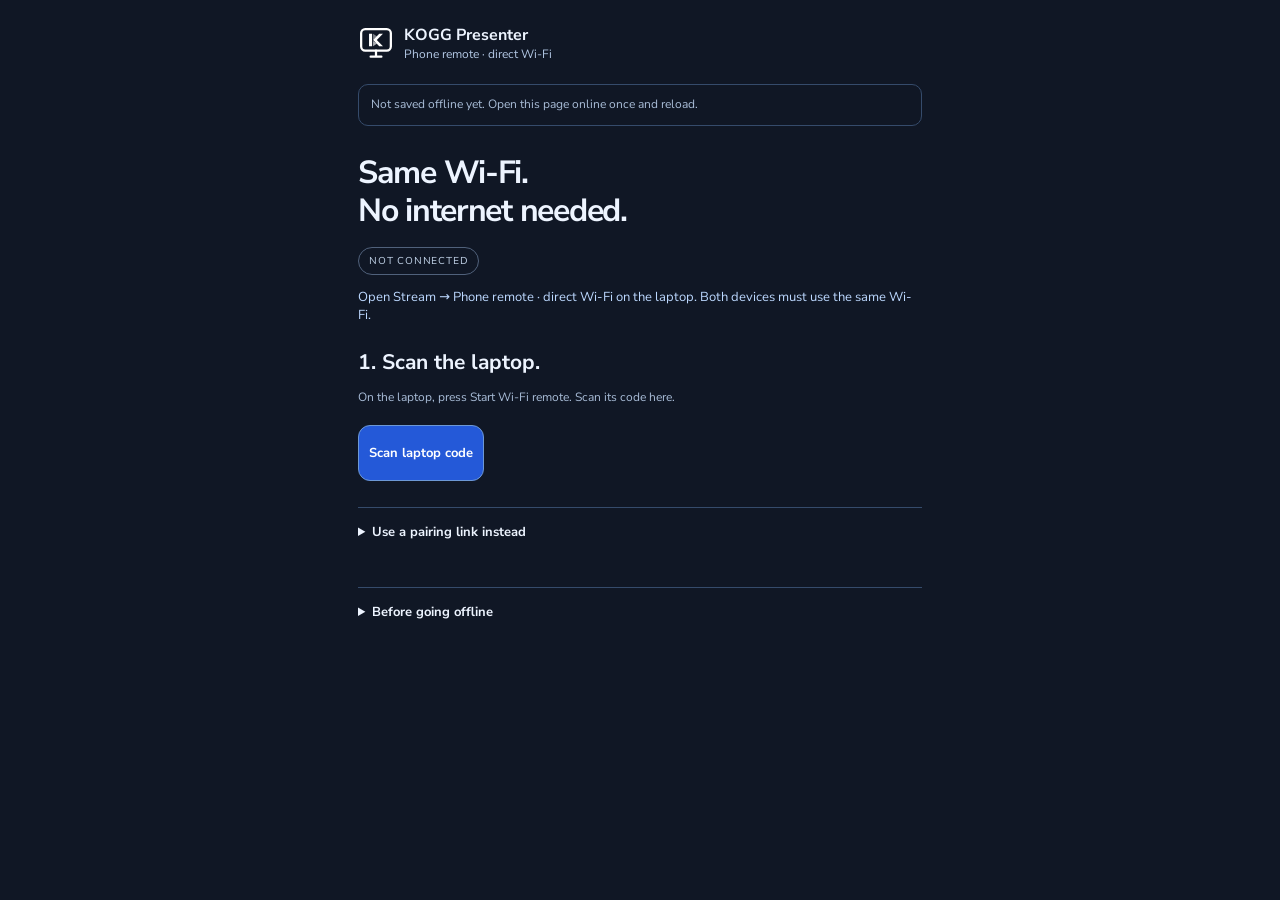
<file: wifi-remote/index.html>
<!doctype html>
<html lang="en"><head><meta charset="utf-8"><meta name="viewport" content="width=device-width,initial-scale=1,viewport-fit=cover"><meta name="referrer" content="no-referrer"><title>KOGG · Wi-Fi remote</title><meta name="theme-color" content="#101725"><link rel="icon" href="../icons/icon.svg"><link rel="stylesheet" href="../css/remote.css"><link rel="stylesheet" href="../css/wifi-remote.css"></head><body><main>
<header><img src="../icons/kogg-symbol-white.svg" width="36" height="36" alt=""><div><b>KOGG Presenter</b><small>Phone remote · direct Wi-Fi</small></div></header>
<p id="wifiOfflineStatus" class="help" role="status">Preparing this phone for offline use…</p>
<div class="remote-heading"><h1>Same Wi-Fi.<br>No internet needed.</h1><span id="remoteConnection" class="connection-badge" data-connected="false">NOT CONNECTED</span></div>
<p id="remoteStatus" role="status" aria-live="polite">Open Stream → Phone remote · direct Wi-Fi on the laptop. Both devices must use the same Wi-Fi.</p>
<section id="wifiPairing" aria-label="Pair your phone">
 <div id="wifiScanStep"><h2>1. Scan the laptop.</h2><p class="help">On the laptop, press Start Wi-Fi remote. Scan its code here.</p><button id="wifiScan">Scan laptop code</button><button id="wifiCancelScan" hidden>Stop camera</button><video id="wifiCamera" autoplay muted playsinline hidden></video>
 <details><summary>Use a pairing link instead</summary><label for="wifiOffer">Paste the laptop’s pairing link</label><textarea id="wifiOffer" rows="3" autocomplete="off" autocapitalize="none" spellcheck="false" data-1pignore="true" data-lpignore="true"></textarea><button id="wifiUseOffer">Create reply</button></details></div>
 <div id="wifiReplyStep" hidden><h2>2. Show this to the laptop.</h2><p class="help">On the laptop, tap <strong>Scan phone reply</strong>. Hold this code in front of its camera.</p><div id="wifiReplyCode" class="wifi-qr" role="img" aria-label="Private Wi-Fi reply QR code"></div><details><summary>Laptop has no camera?</summary><p class="help">Transfer this reply to the laptop using a method available to you, then paste it into “Reply code”. Without a return scan or code transfer, offline browser pairing cannot finish.</p><textarea id="wifiReply" readonly rows="3" aria-label="Wi-Fi reply code"></textarea><button id="wifiCopy">Copy reply code</button></details><button id="wifiRestart">Start again</button></div>
</section>
<section id="wifiControls" hidden aria-label="Presentation controls"><section class="remote-preview" aria-label="Current presentation"><span id="remoteLabel">Your presentation will appear here</span><p id="remoteText"></p><small id="remotePosition"></small></section><div class="remote-nav"><button data-command="previous" disabled>← Previous</button><button data-command="next" disabled>Next →</button></div><div class="remote-nav remote-secondary"><button data-command="blank" disabled>Blank screen</button><button data-command="resume" disabled>Resume slides</button></div><p class="help">Keep both pages open. Every tap waits for the laptop’s confirmation. Controls pause if the connection drops.</p><button id="remoteDisconnect">Disconnect this phone</button><button id="wifiPairAgain" class="reconnect">Pair again</button></section>
<details class="wifi-help"><summary>Before going offline</summary><p class="help">Open this page once online on your phone and wait for “Phone ready offline”. Bookmark it. Wait for “Ready offline” in the laptop app too. Reopen this saved page to scan when there is no internet.</p><p class="help">Pairing uses two scans because browsers must exchange connection information in both directions. Camera video stays on your device. No account, bridge, cloud signaling or installation is used. A guest network that isolates devices, VPN or firewall can block direct Wi-Fi.</p></details>
</main><script src="../js/wifi-transport.js"></script><script src="../js/wifi-pairing.js"></script><script src="../js/cloud-remote-session.js"></script><script src="../js/wifi-remote.js"></script></body></html>
</file>
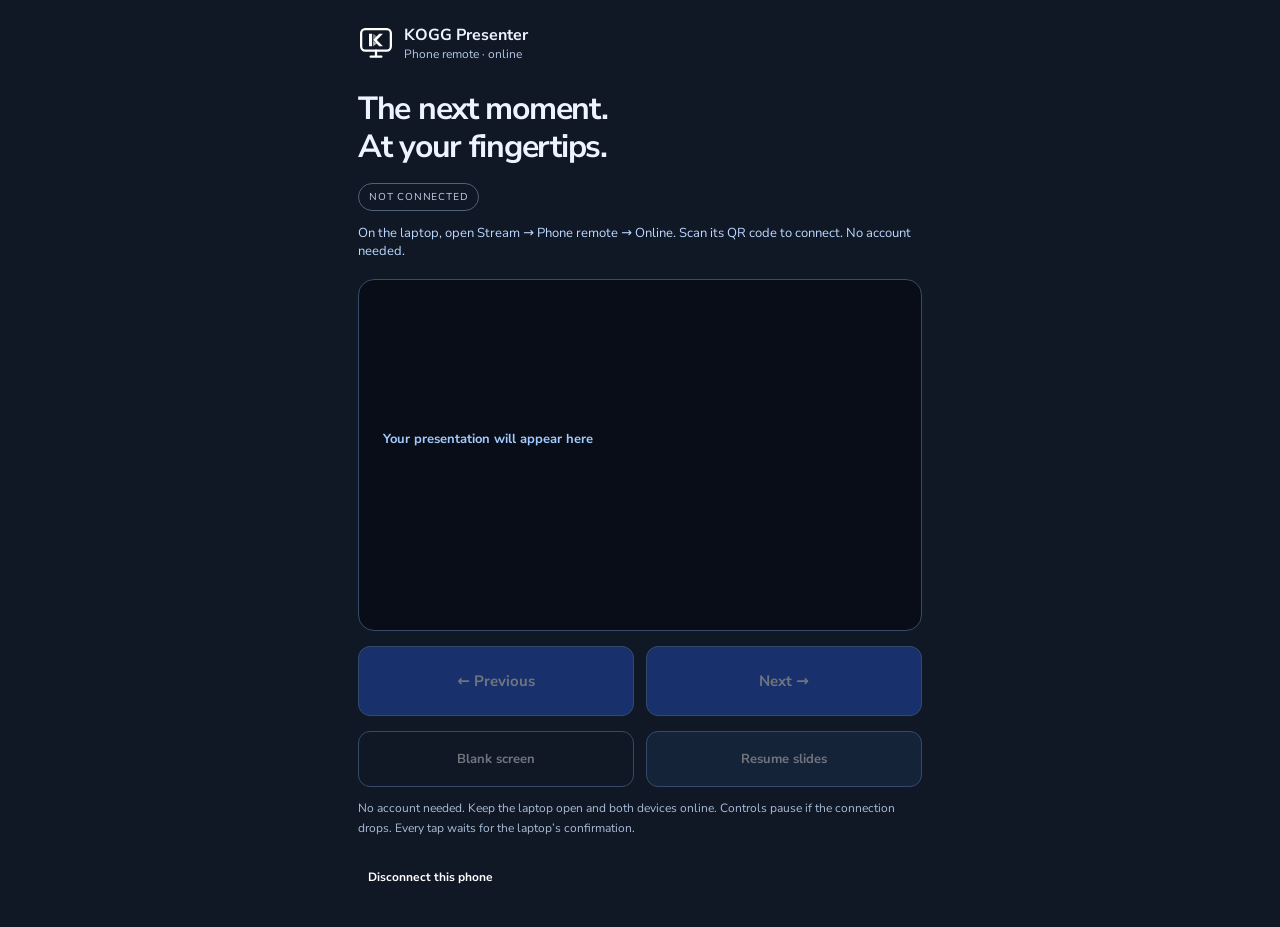
<file: cloud-remote.html>
<!doctype html>
<html lang="en"><head><meta charset="utf-8"><meta name="viewport" content="width=device-width,initial-scale=1,viewport-fit=cover"><meta name="referrer" content="no-referrer"><title>KOGG · Online phone remote</title><meta name="theme-color" content="#101725"><link rel="icon" href="icons/icon.svg"><link rel="stylesheet" href="css/remote.css"></head><body><main>
<header><img src="icons/kogg-symbol-white.svg" width="36" height="36" alt=""><div><b>KOGG Presenter</b><small>Phone remote · online</small></div></header>
<div class="remote-heading"><h1>The next moment.<br>At your fingertips.</h1><span id="remoteConnection" class="connection-badge" data-connected="false">NOT CONNECTED</span></div>

<p id="remoteStatus" role="status" aria-live="polite">Connecting…</p><button id="remoteReconnect" class="reconnect" hidden>Reconnect</button>
<section class="remote-preview" aria-label="Current presentation"><span id="remoteLabel">Your presentation will appear here</span><p id="remoteText"></p><small id="remotePosition"></small></section>
<div class="remote-nav"><button data-command="previous" disabled>← Previous</button><button data-command="next" disabled>Next →</button></div><div class="remote-nav remote-secondary"><button data-command="blank" disabled>Blank screen</button><button data-command="resume" disabled>Resume slides</button></div>
<p class="help">No account needed. Keep the laptop open and both devices online. Controls pause if the connection drops. Every tap waits for the laptop’s confirmation.</p><button id="remoteDisconnect">Disconnect this phone</button>
</main><script src="js/supabase-config.js"></script><script src="js/cloud-transport.js"></script><script src="js/cloud-remote-session.js"></script><script src="js/cloud-remote.js"></script></body></html>
</file>
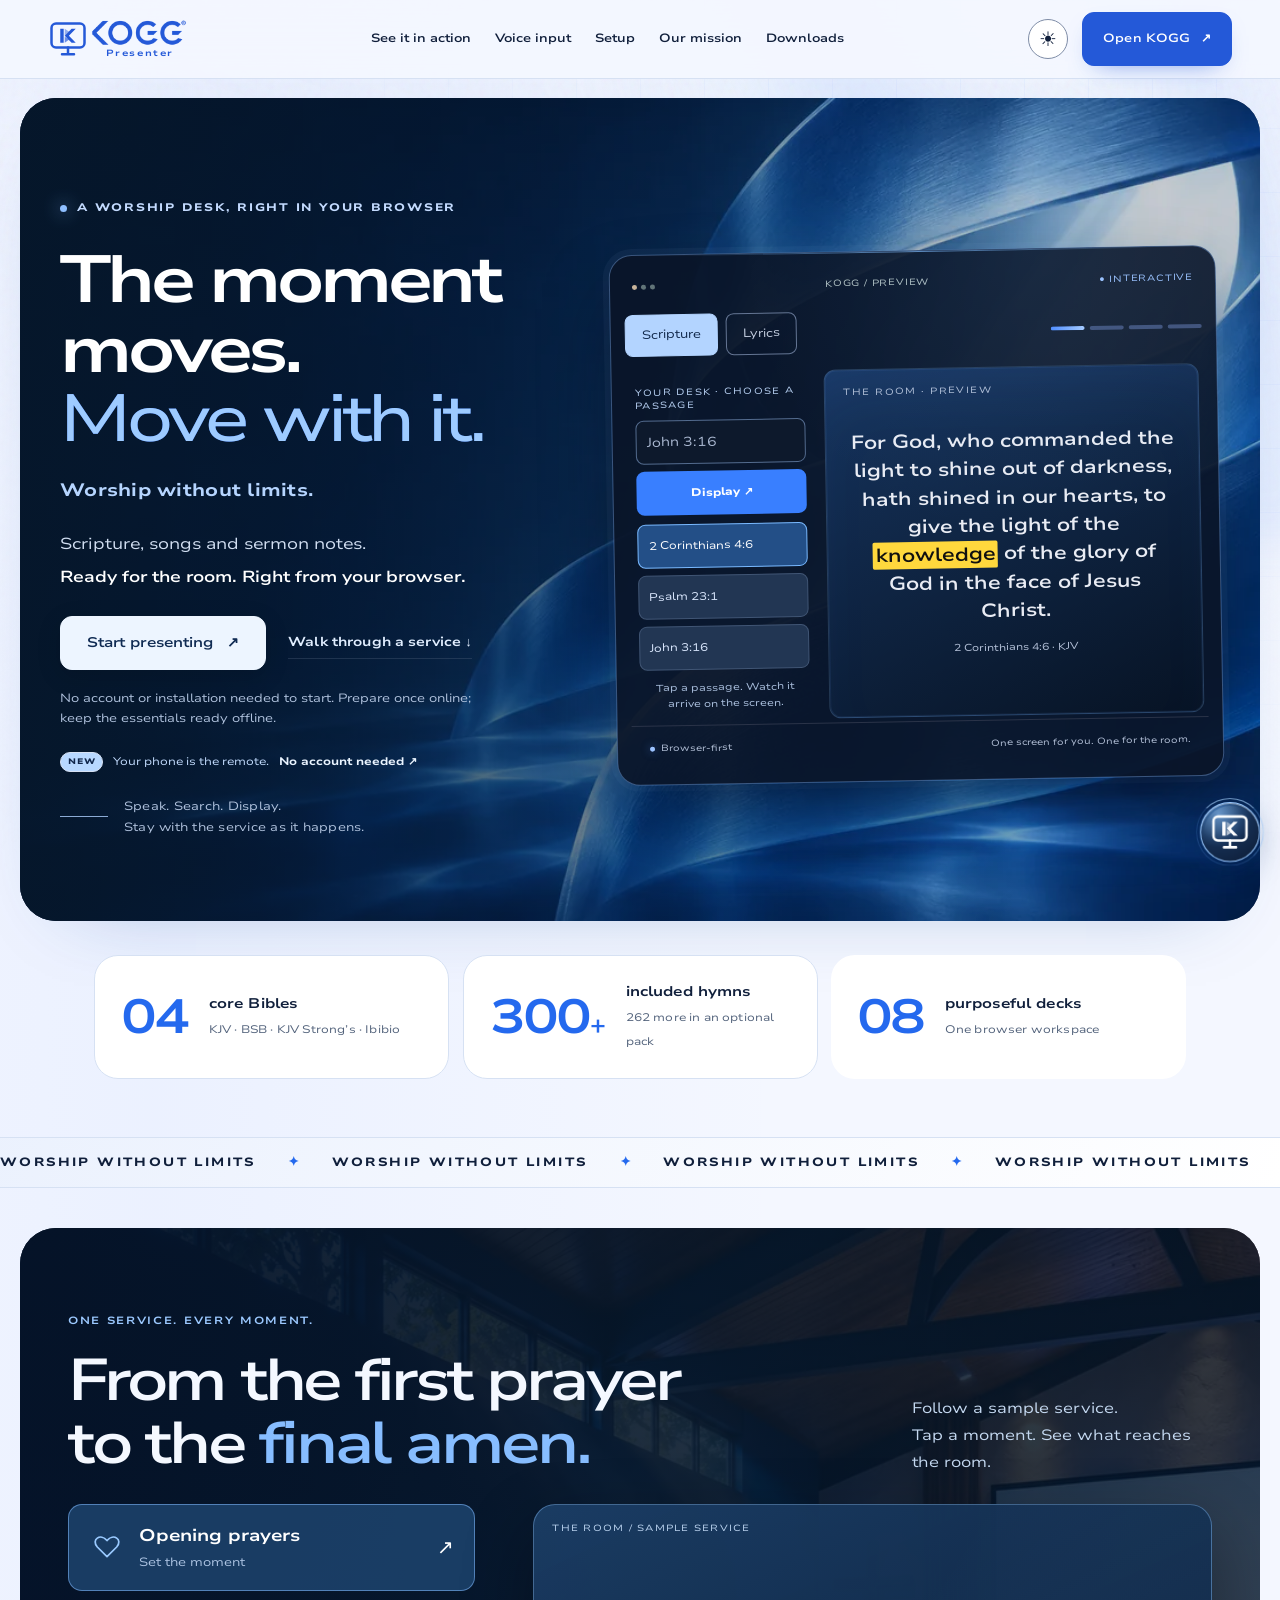
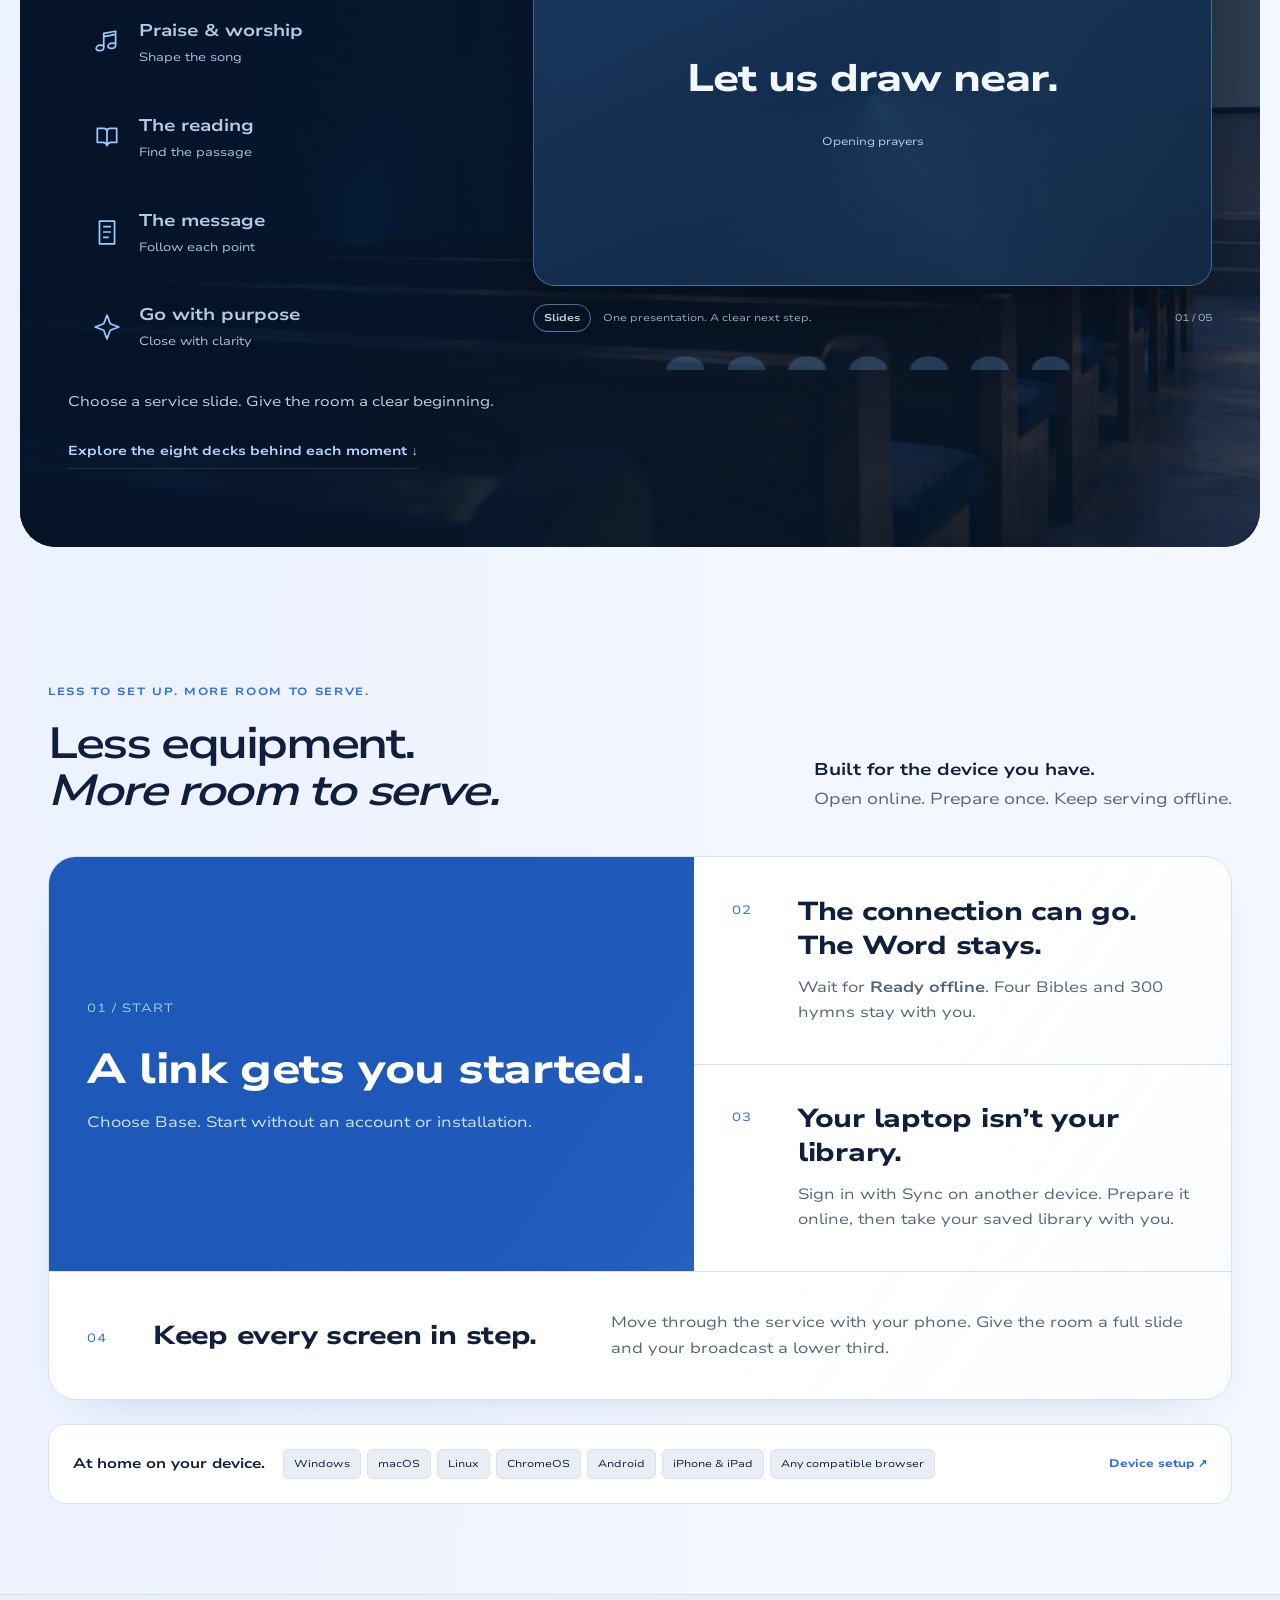
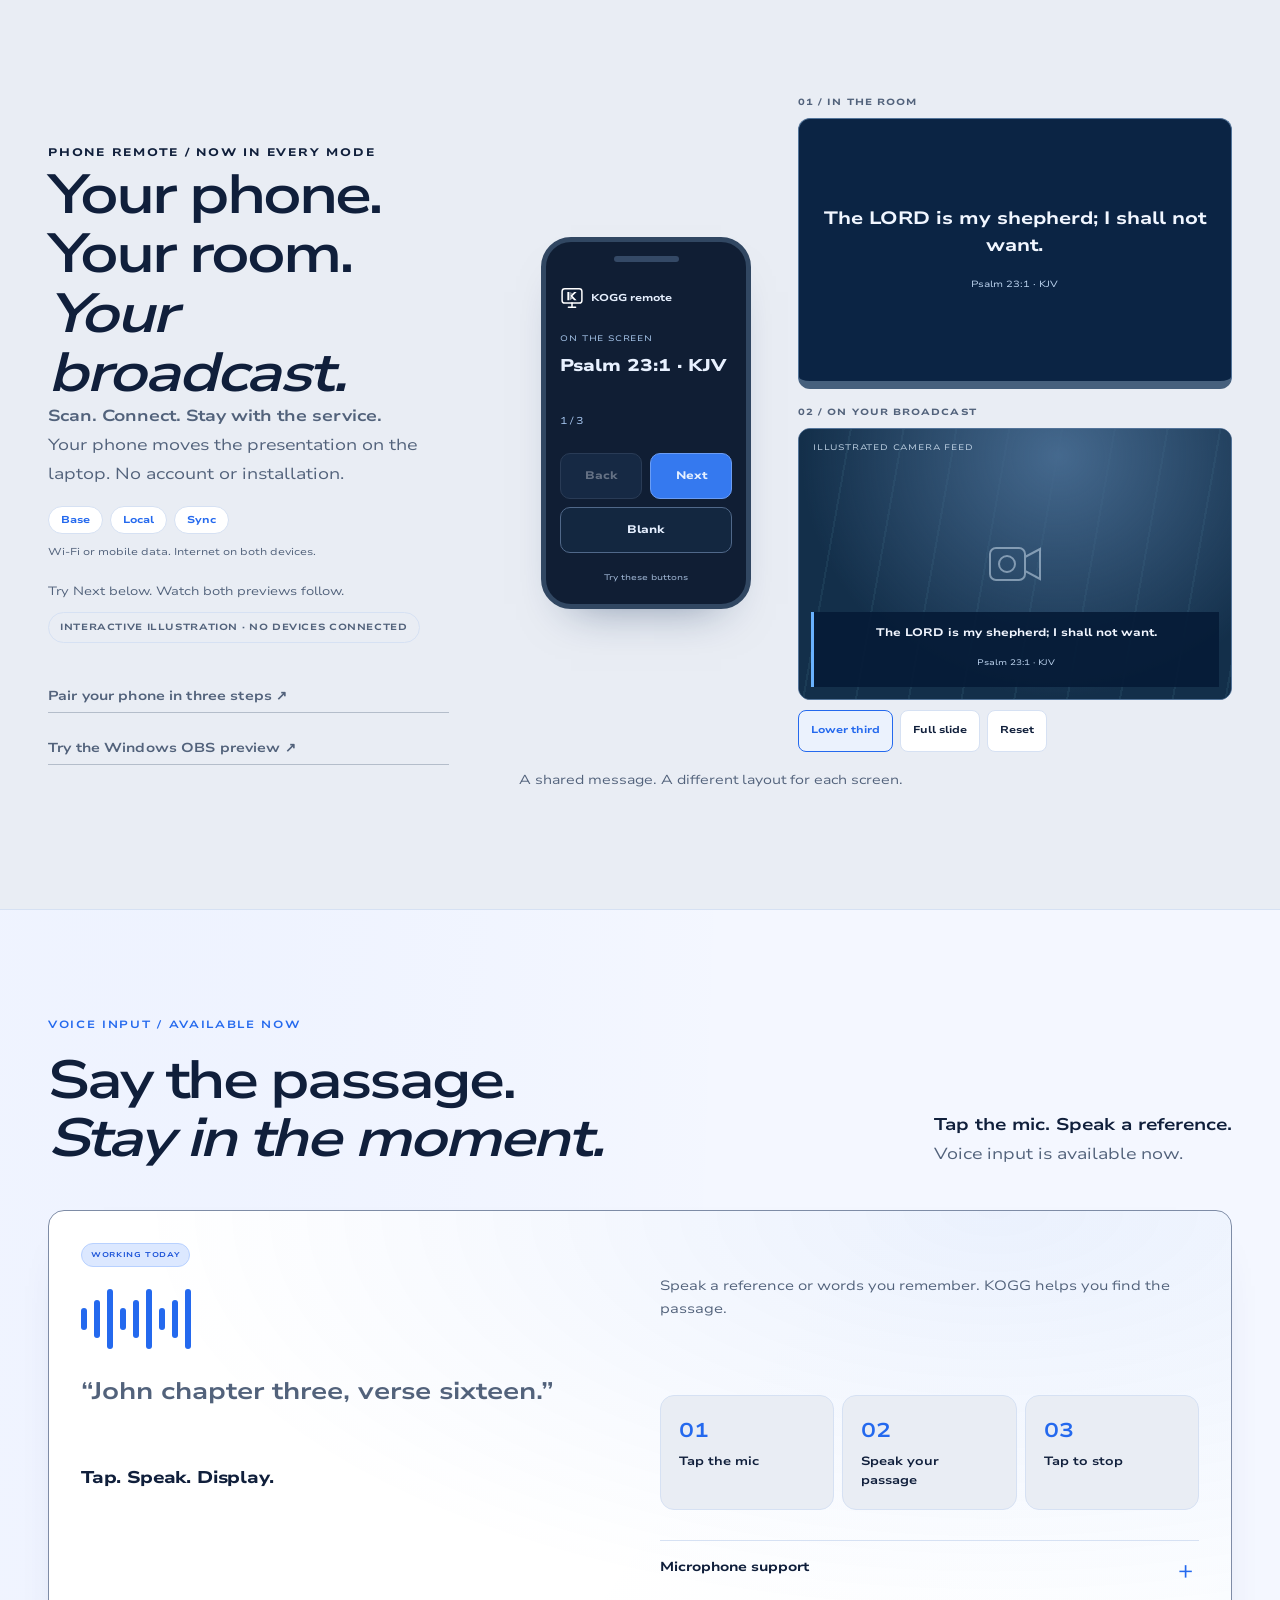
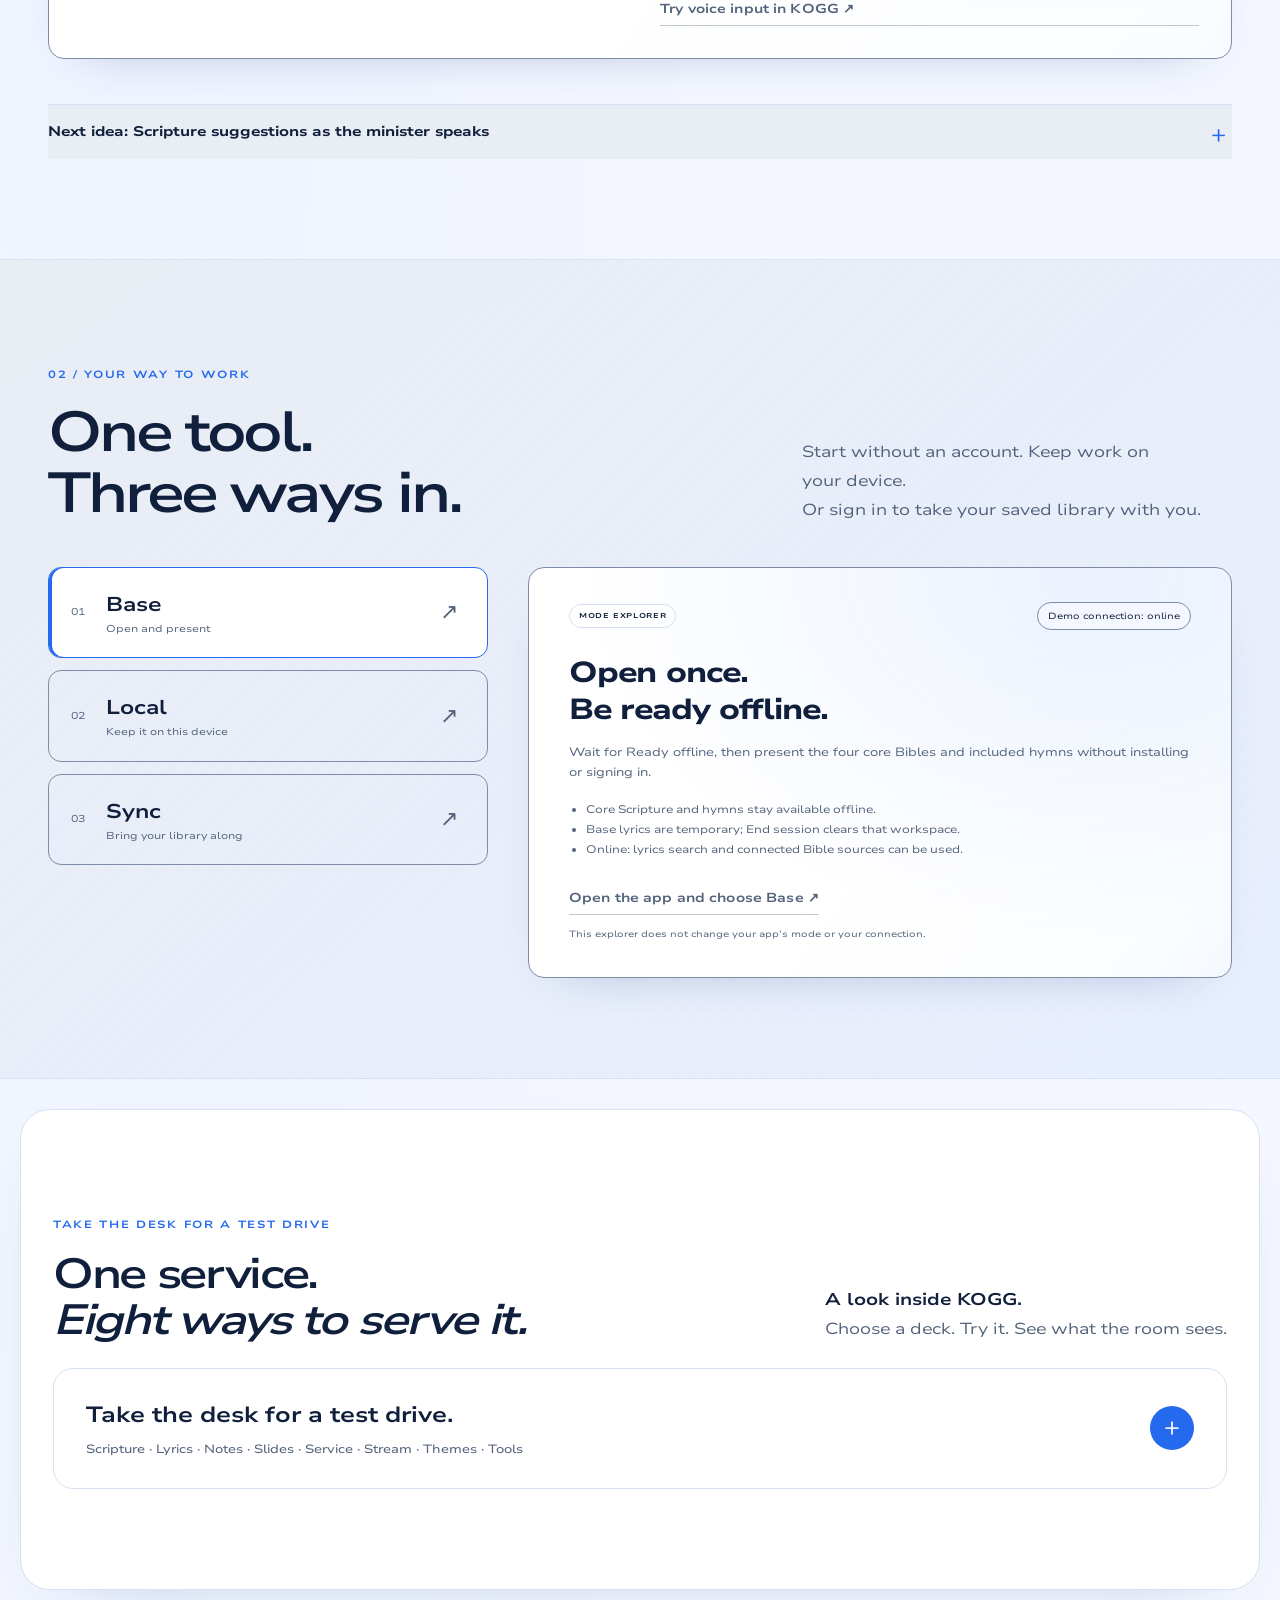
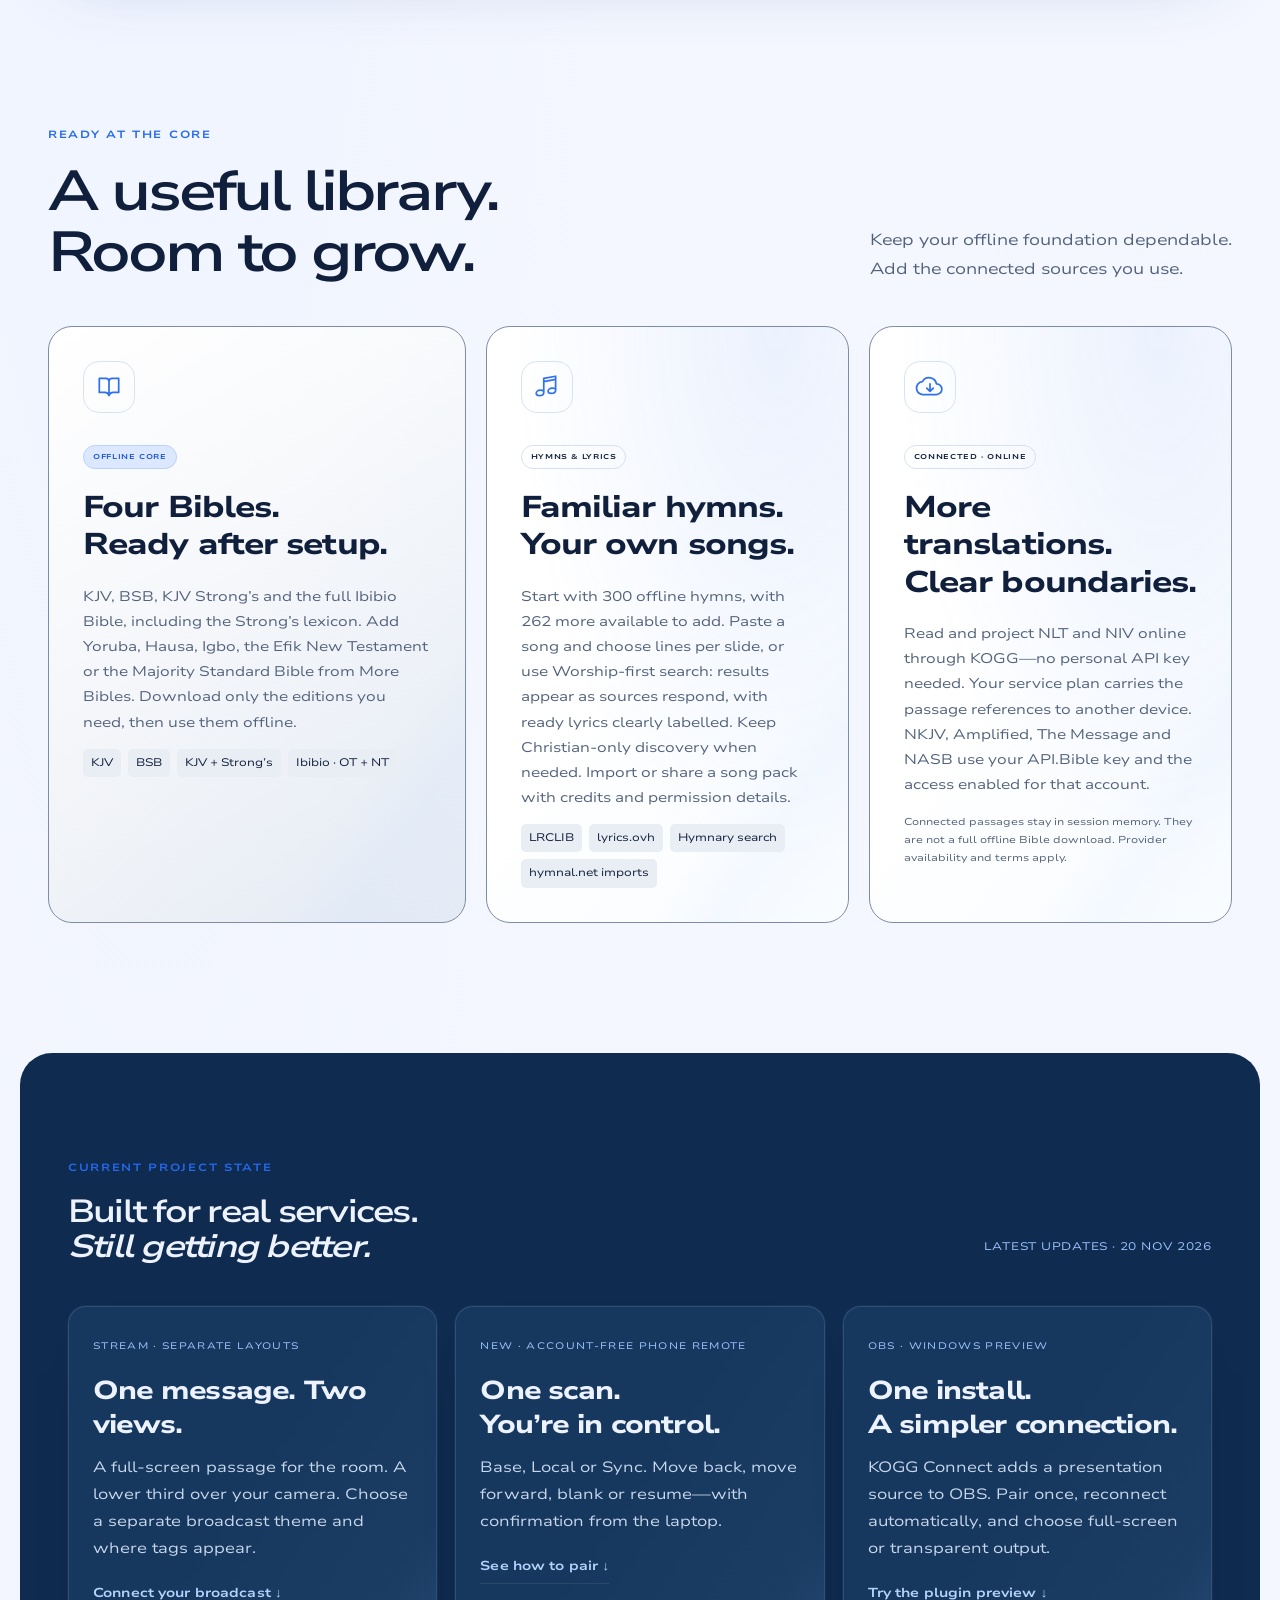
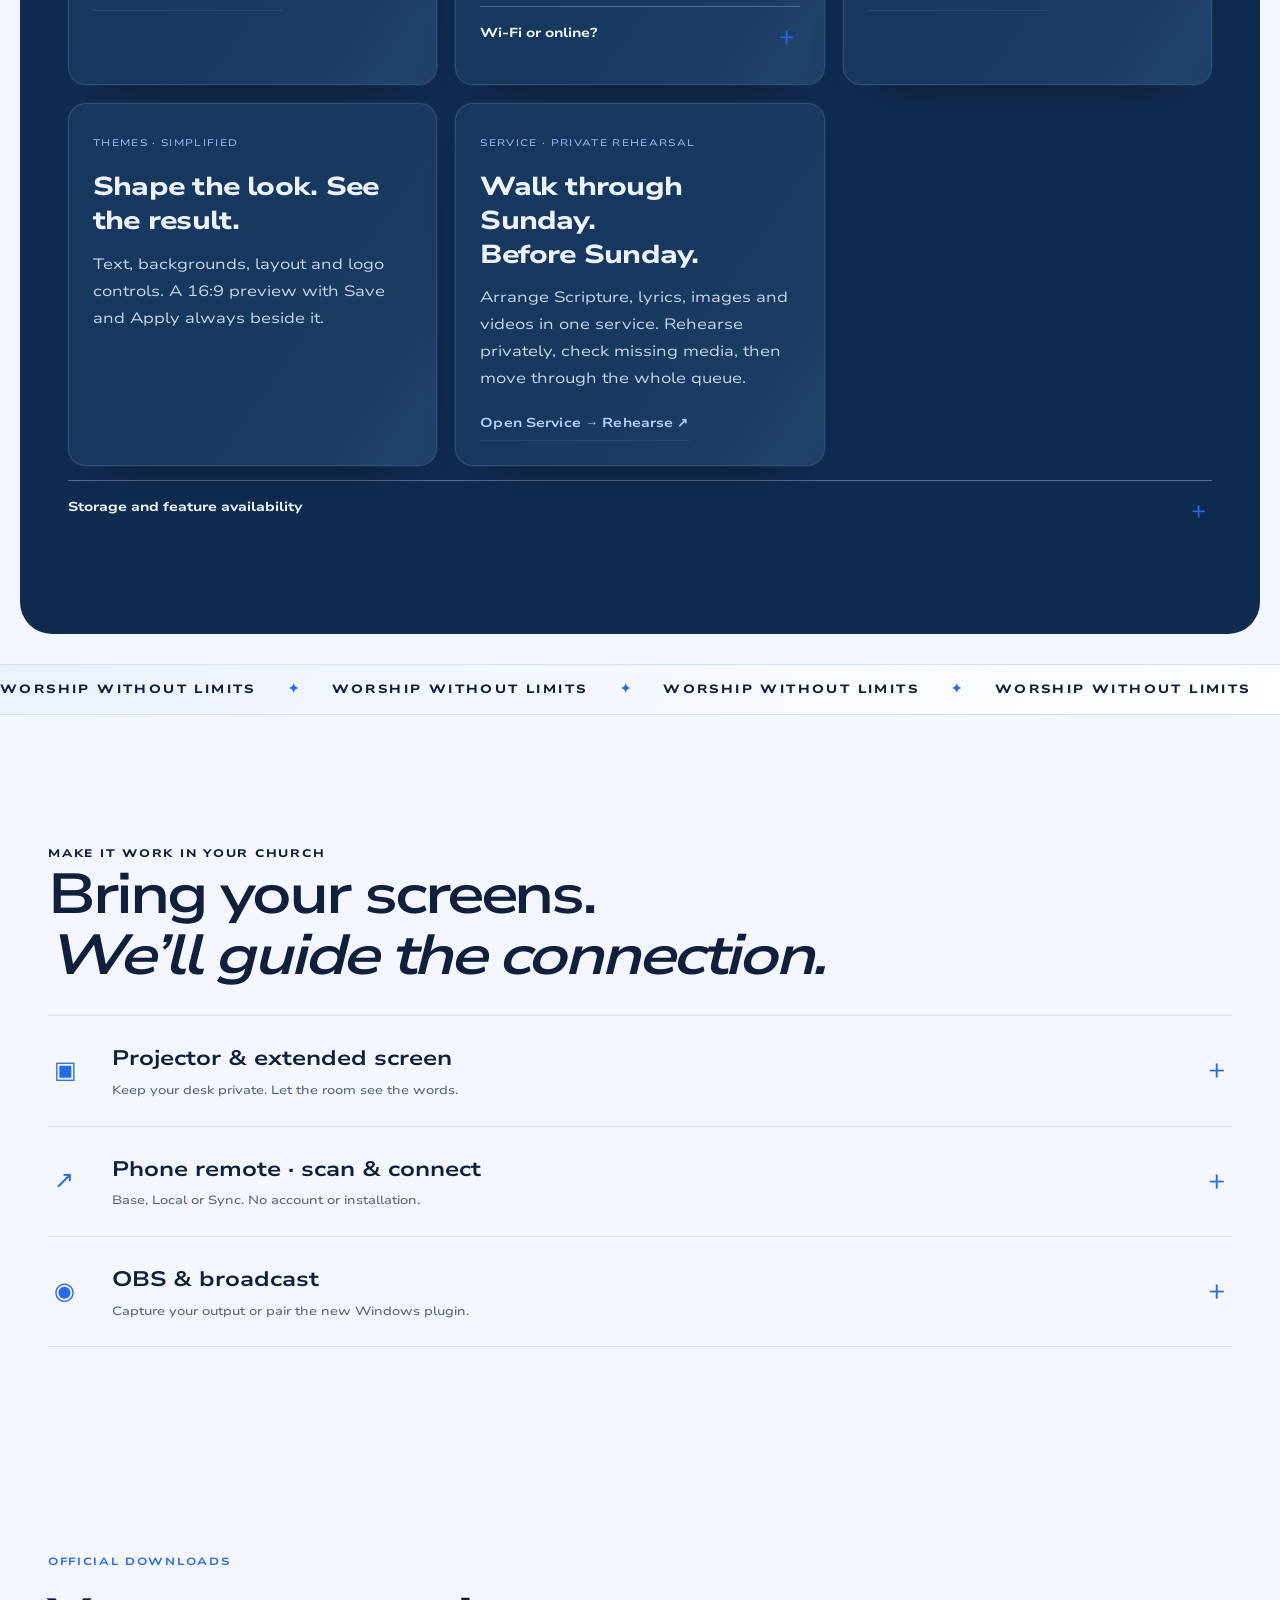
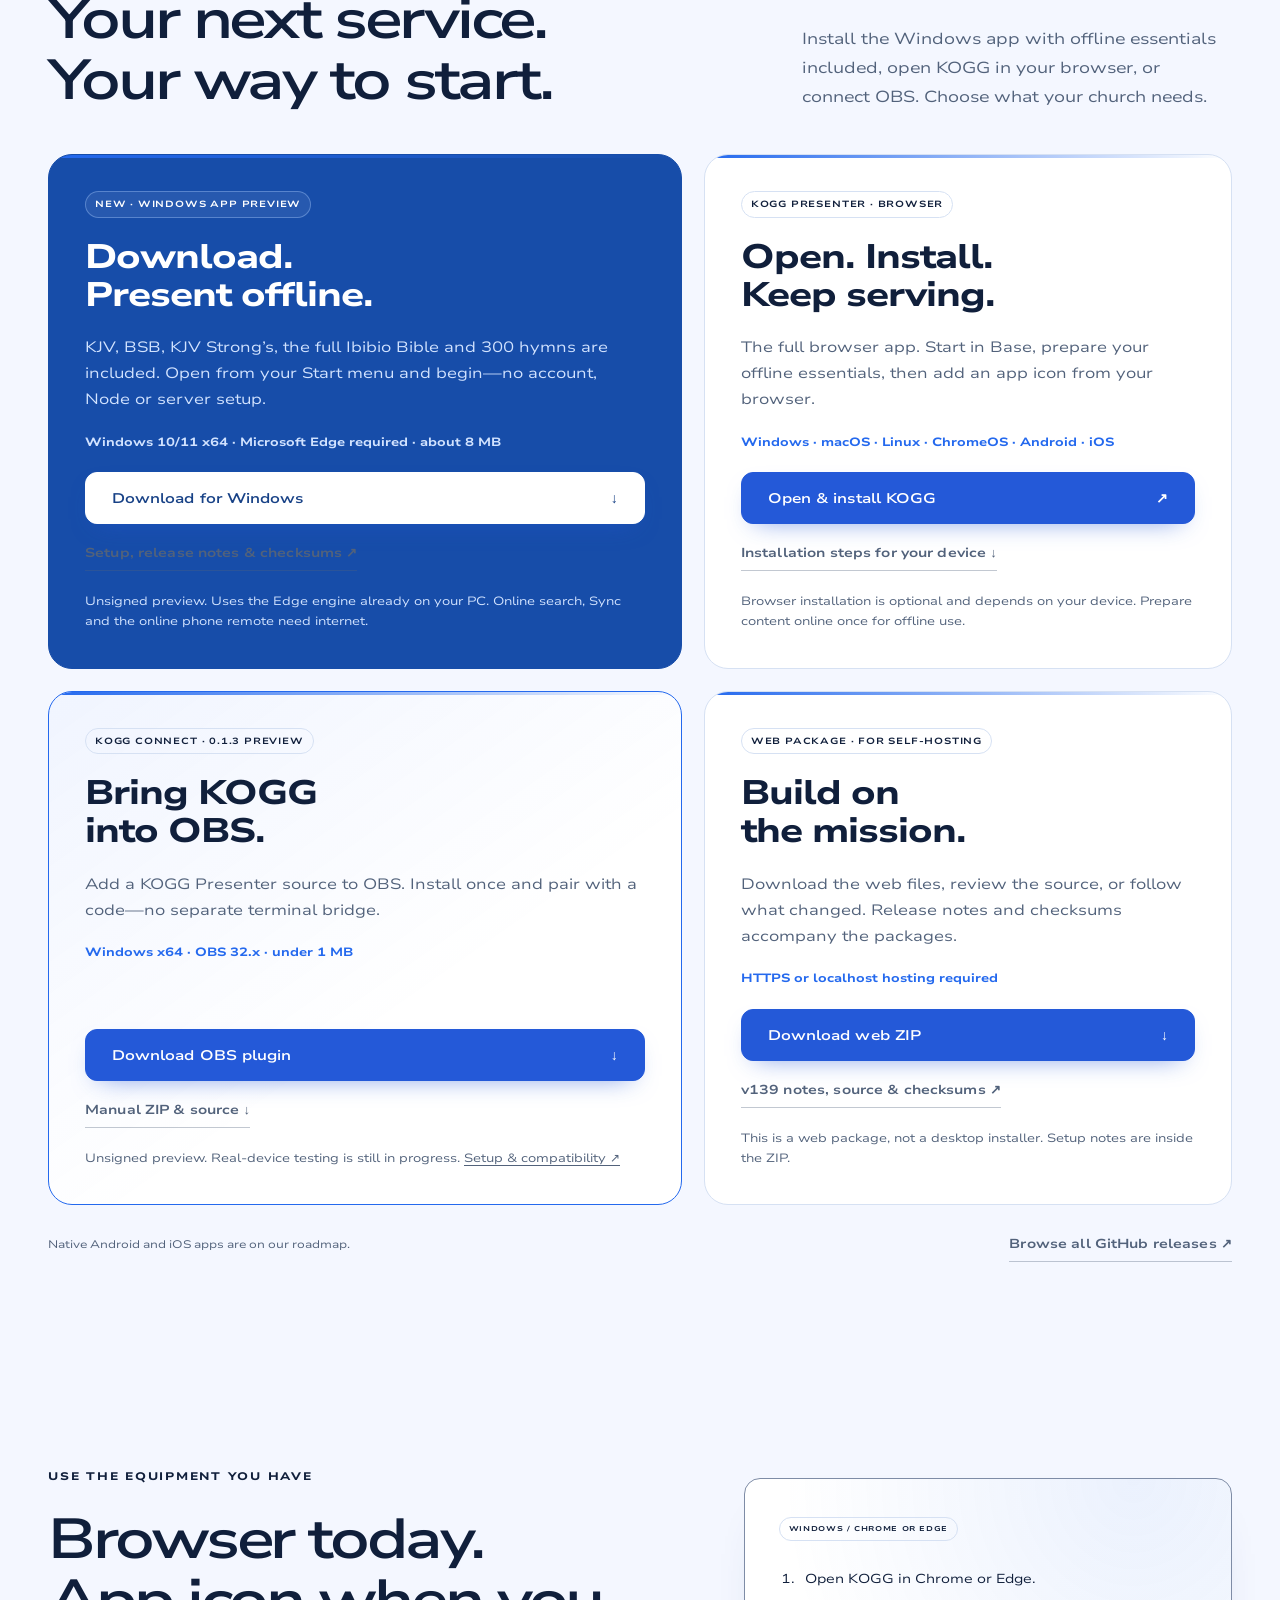
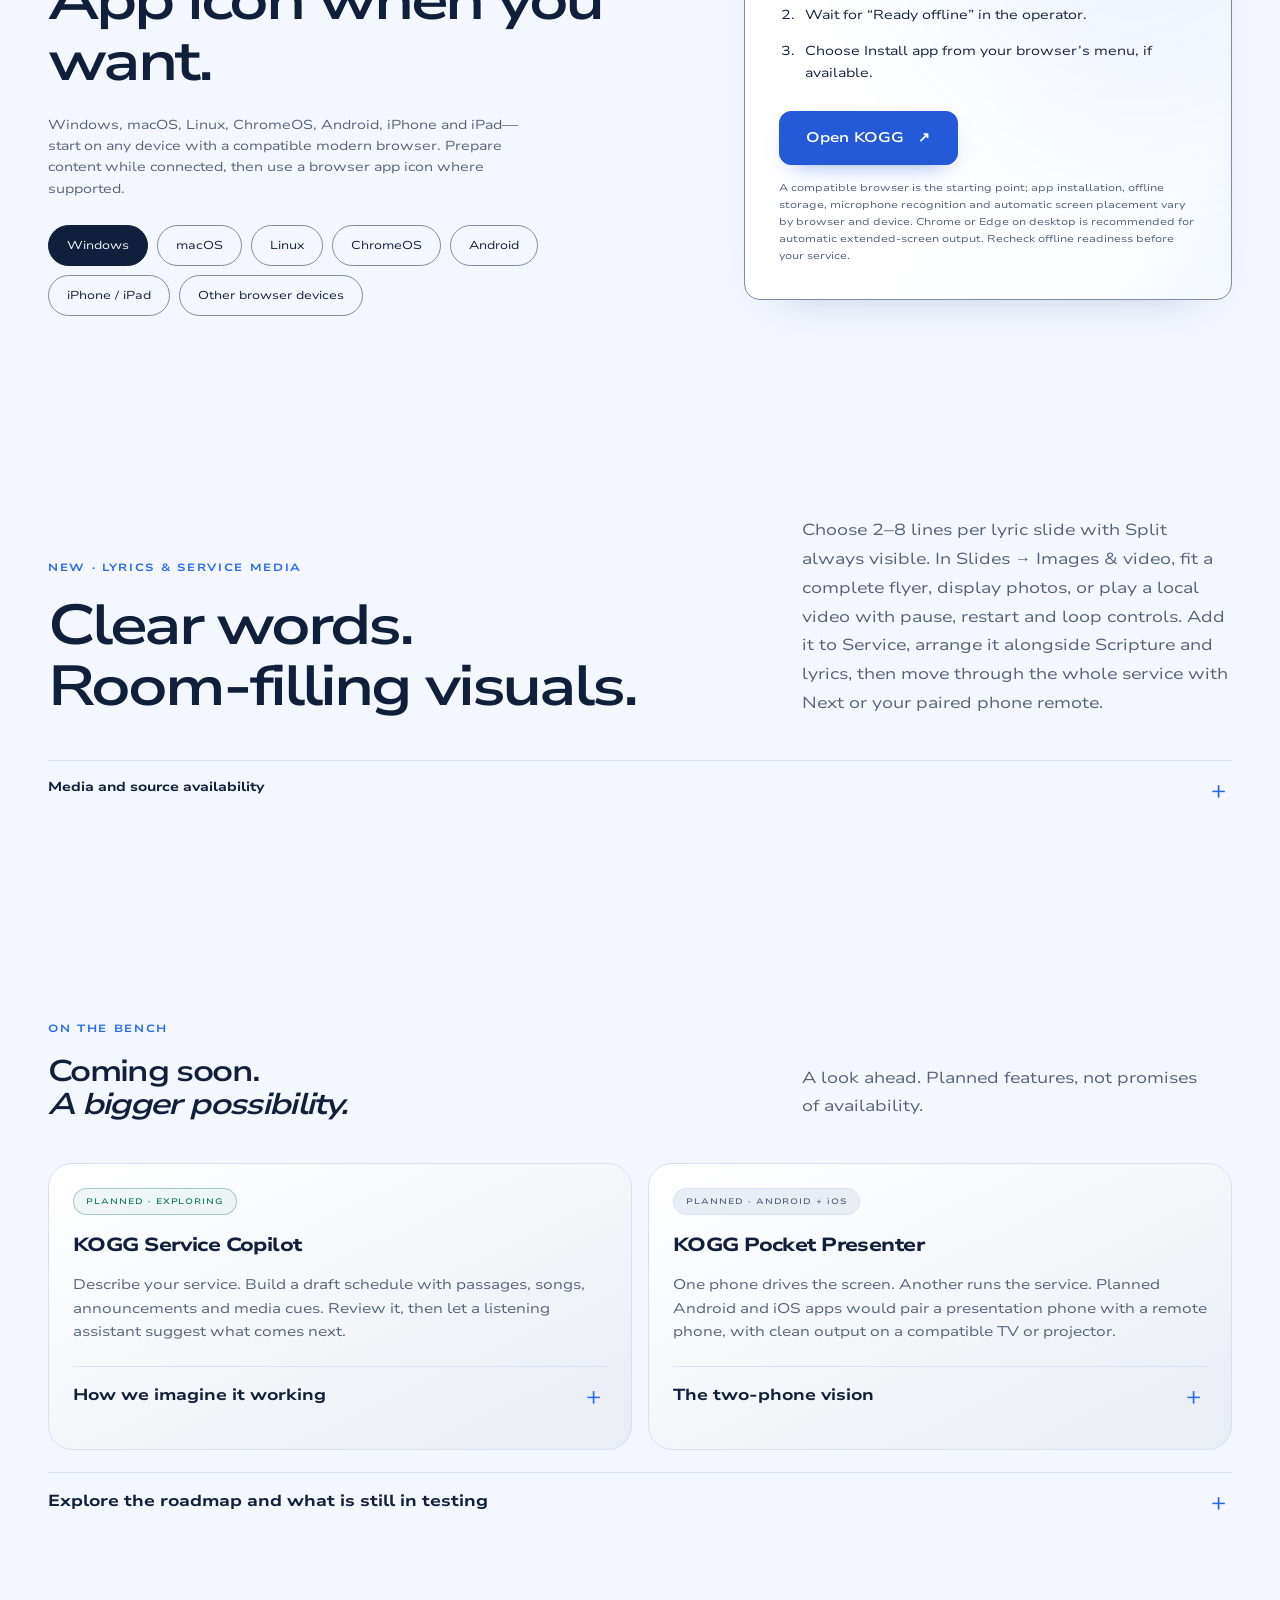
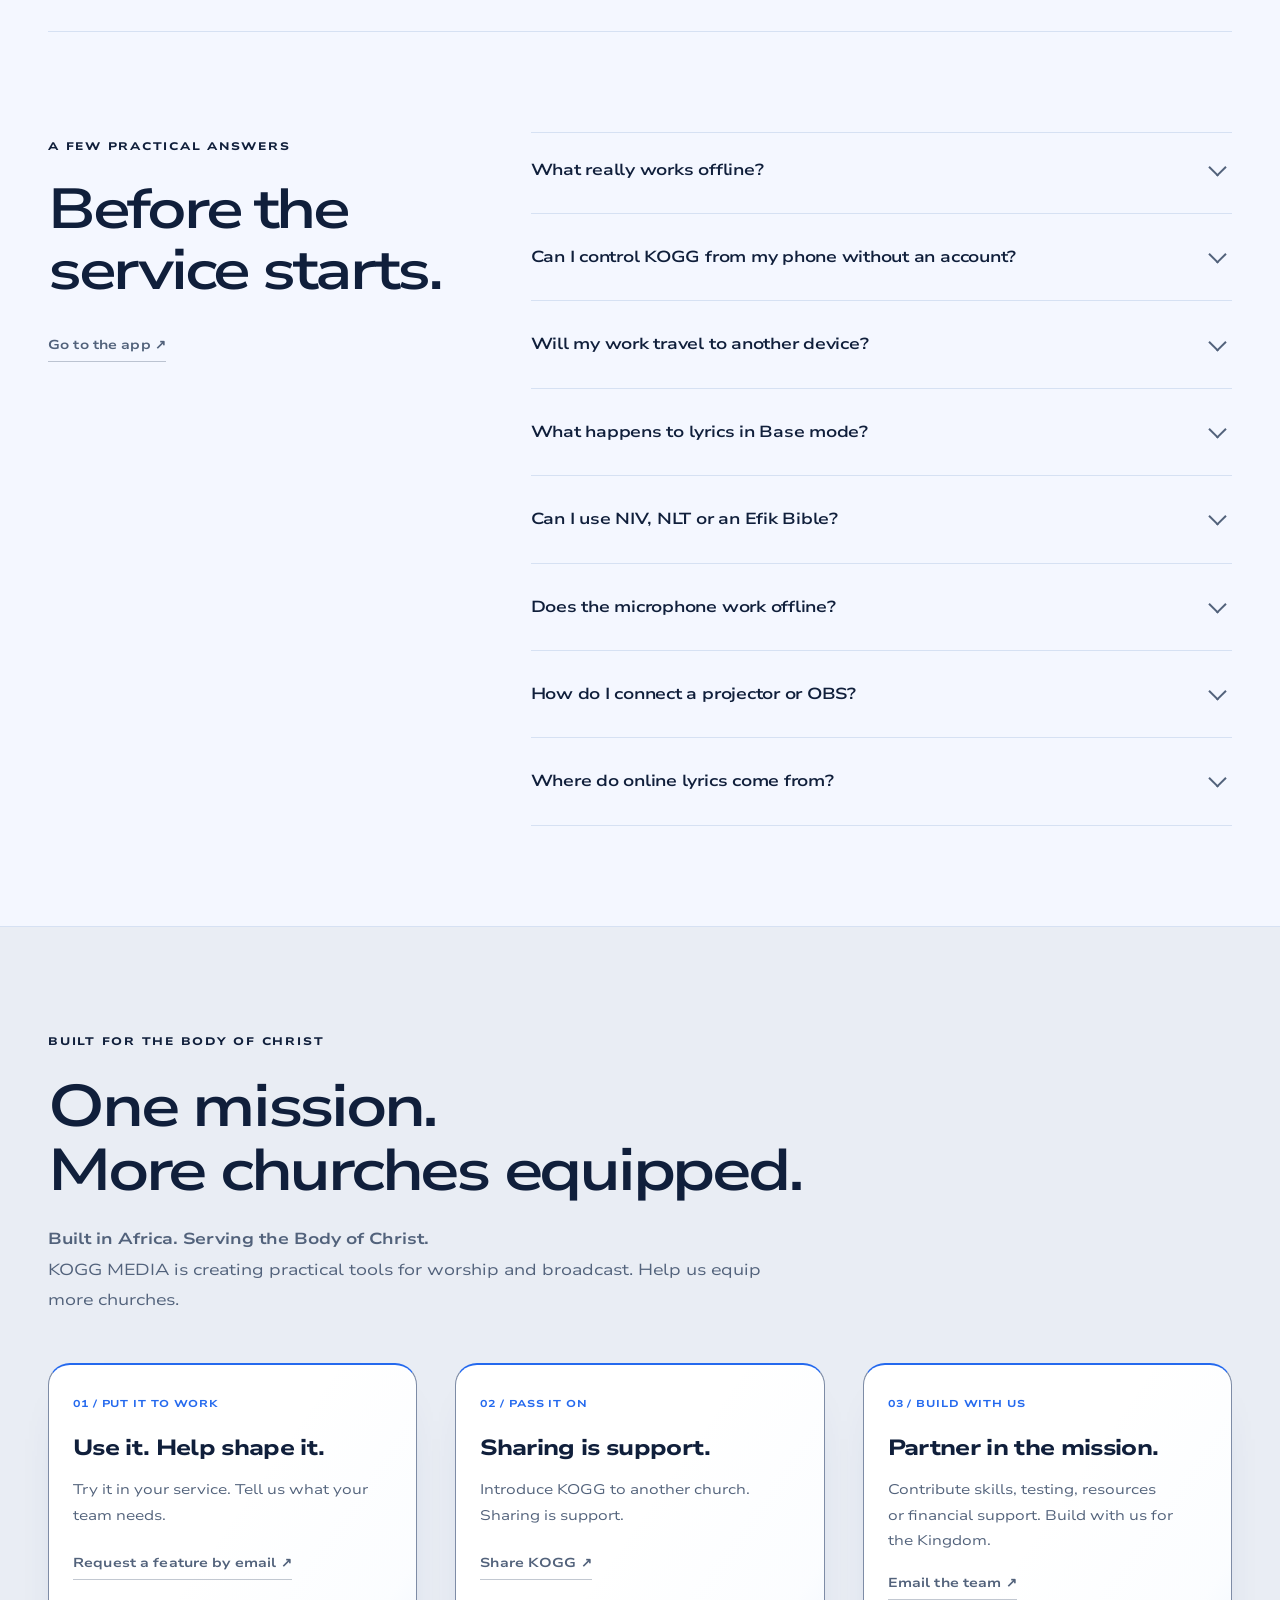
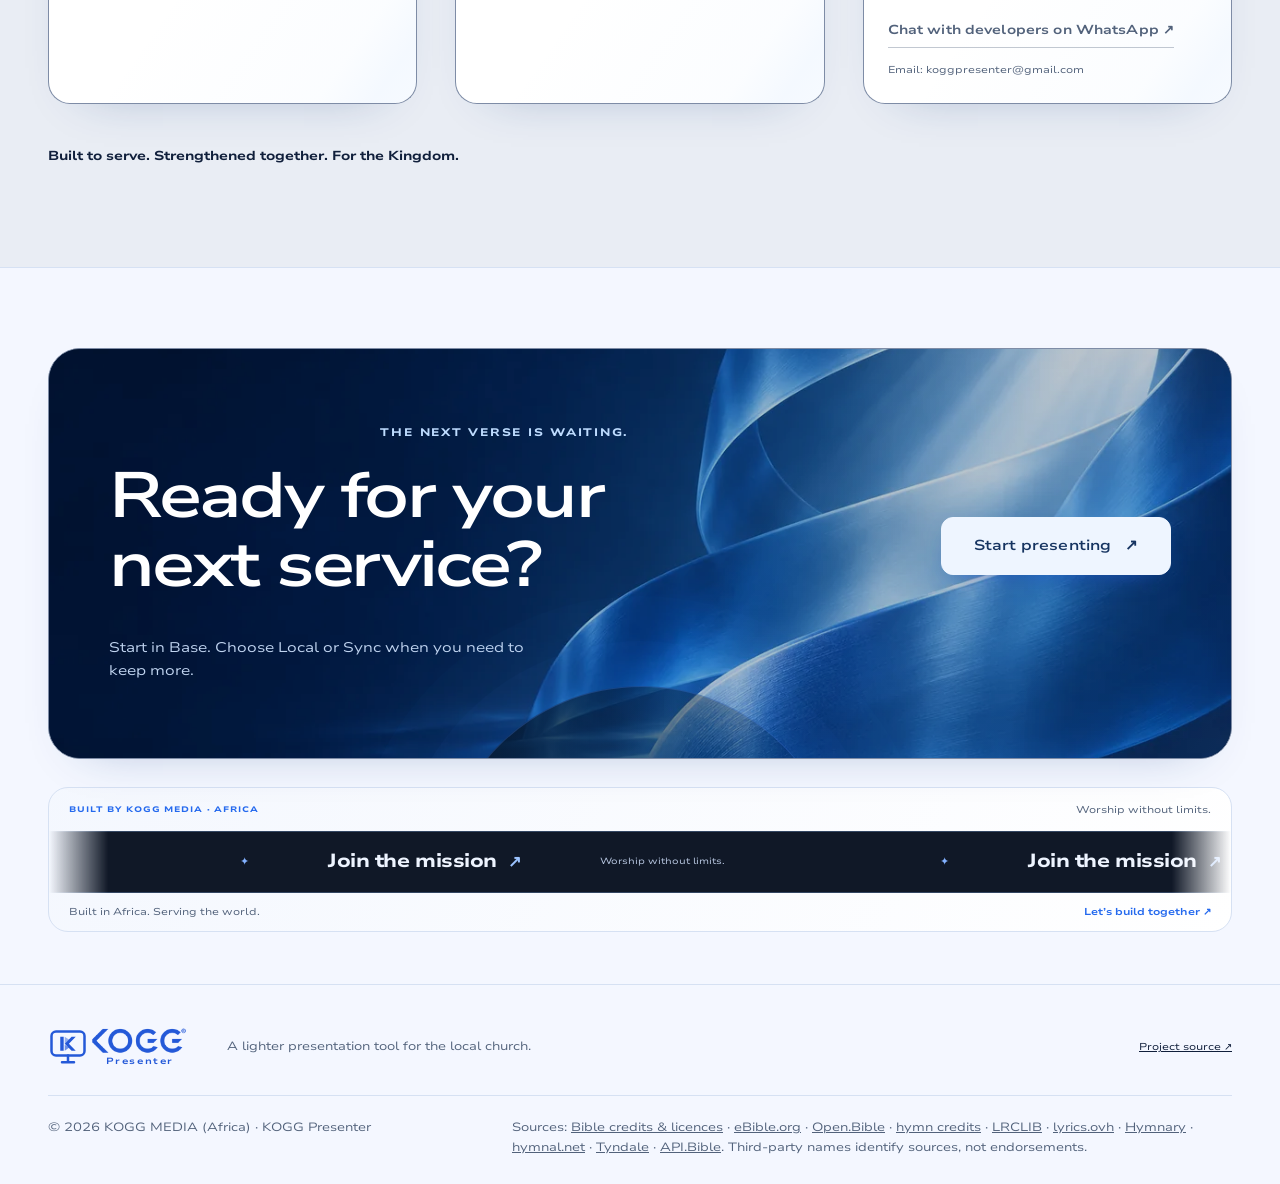
<file: landing.html>
<!DOCTYPE html>
<html lang="en">
<head>
<meta charset="UTF-8"><meta name="viewport" content="width=device-width, initial-scale=1">
<title>KOGG Presenter — Worship without limits.</title>
<meta name="description" content="Turn your browser into a worship presentation desk. Display Scripture, lyrics, sermon notes and service slides. Voice input, 300 hymns, offline essentials and account-free QR phone control in Base, Local and Sync. Open, scan and present.">
<meta name="theme-color" content="#f2f5fa"><meta property="og:title" content="KOGG Presenter — Worship without limits."><meta property="og:description" content="Your worship desk in a browser. Scripture, lyrics, notes and slides—with offline essentials and a phone remote. Scan to connect in any mode. No account needed."><meta property="og:type" content="website">
<link rel="preload" href="fonts/NunitoSans-Variable.woff2" as="font" type="font/woff2" crossorigin><link rel="preload" href="icons/kogg-wordmark.svg" as="image">
<link rel="apple-touch-icon" href="icons/apple-touch-icon.png">
<link rel="icon" href="icons/icon.svg" type="image/svg+xml"><link rel="stylesheet" href="css/landing.css"><link rel="stylesheet" href="css/landing-experience.css"><link rel="stylesheet" href="css/landing-editorial.css">
</head>
<body>
<div class="brand-intro" aria-hidden="true"><div class="intro-wordmark"><img class="intro-symbol" src="icons/kogg-symbol-white.svg" alt="" width="60" height="60"><span class="intro-kogg"><img src="icons/kogg-wordmark.svg" alt="" width="184" height="52"></span><span class="intro-presenter">Presenter</span><span class="intro-balls" aria-hidden="true"><i></i><i></i><i></i></span><span class="intro-line"></span><span class="intro-tagline">Worship without limits.</span></div></div>
<div class="reading-progress" aria-hidden="true"><i></i></div>
<div class="stage-atmosphere" aria-hidden="true"><i class="light-beam beam-one"></i><i class="light-beam beam-two"></i><div class="stage-grid"></div></div>
<a class="skip-link" href="#main">Skip to content</a>
<header class="site-header"><div class="container nav-row">
 <a class="brand" href="#" aria-label="KOGG Presenter home"><img class="brand-symbol" src="icons/kogg-symbol.svg" alt="" width="34" height="34"><span class="brand-wordmark"><span class="brand-name"><span class="brand-kogg" role="img" aria-label="KOGG"></span></span><span class="brand-sub">Presenter</span></span></a>
 <button id="menuToggle" class="menu-toggle" aria-expanded="false" aria-controls="siteNav">Menu</button>
 <nav id="siteNav" aria-label="Main navigation"><a href="#service-story">See it in action</a><a href="#voice">Voice input</a><a href="#display">Setup</a><a href="#partner">Our mission</a><a href="#downloads">Downloads</a></nav>
 <div class="nav-actions"><button id="themeBtn" class="theme-button" aria-label="Switch to dark appearance">◐</button><a href="index.html" class="button button-small">Open KOGG <span aria-hidden="true">↗</span></a></div>
</div></header>
<div class="watch-widget" id="watchWidget"><button class="watch-launcher" id="watchLauncher" aria-label="Open KOGG navigation; drag to move" aria-expanded="false" aria-controls="watchApps"><span class="watch-mark" aria-hidden="true"><img class="watch-mark-white" src="icons/kogg-symbol-white.svg" alt="" width="42" height="42"><img class="watch-mark-blue" src="icons/kogg-symbol.svg" alt="" width="42" height="42"></span></button><nav id="watchApps" class="watch-apps" aria-label="Explore KOGG" hidden><span class="watch-centre" aria-hidden="true"><img src="icons/kogg-symbol-light.svg" alt="" width="39" height="39"></span><a href="#welcome" data-chapter-link="welcome" style="--app:0" aria-label="Welcome"><span aria-hidden="true"><svg class="k-icon" viewBox="0 0 26 26" fill="none" stroke="currentColor" stroke-width="1.6" stroke-linecap="round" stroke-linejoin="round" aria-hidden="true"><path d="M3 12l10-9 10 9 M6 10v13h5v-7h4v7h5V10"/></svg></span><small>Welcome</small></a><a href="#demo" data-chapter-link="explore" style="--app:1" aria-label="Explore all eight decks"><span aria-hidden="true"><svg class="k-icon" viewBox="0 0 26 26" fill="none" stroke="currentColor" stroke-width="1.6" stroke-linecap="round" stroke-linejoin="round" aria-hidden="true"><path d="M4 4h7v7H4z M15 4h7v7h-7z M4 15h7v7H4z M15 15h7v7h-7z"/></svg></span><small>Explore</small></a><a href="#display" data-chapter-link="screens" style="--app:2" aria-label="Screens and OBS setup"><span aria-hidden="true"><svg class="k-icon" viewBox="0 0 26 26" fill="none" stroke="currentColor" stroke-width="1.6" stroke-linecap="round" stroke-linejoin="round" aria-hidden="true"><path d="M3 4h20v14H3z M9 23h8 M13 18v5"/></svg></span><small>Screens</small></a><a href="#modes" data-chapter-link="modes" style="--app:3" aria-label="Base Local and Sync modes"><span aria-hidden="true"><svg class="k-icon" viewBox="0 0 26 26" fill="none" stroke="currentColor" stroke-width="1.6" stroke-linecap="round" stroke-linejoin="round" aria-hidden="true"><path d="M7 20h12a5 5 0 0 0 0-10 7 7 0 0 0-13-2 6 6 0 0 0 1 12 M13 10v7 M10 14l3 3 3-3"/></svg></span><small>Modes</small></a><a href="#updates" data-chapter-link="updates" style="--app:4" aria-label="Updates and roadmap"><span aria-hidden="true"><svg class="k-icon" viewBox="0 0 26 26" fill="none" stroke="currentColor" stroke-width="1.6" stroke-linecap="round" stroke-linejoin="round" aria-hidden="true"><path d="M13 2l3 8 8 3-8 3-3 8-3-8-8-3 8-3z"/></svg></span><small>Updates</small></a><a href="#get" data-chapter-link="start" style="--app:5" aria-label="Get started on your device"><span aria-hidden="true"><svg class="k-icon" viewBox="0 0 26 26" fill="none" stroke="currentColor" stroke-width="1.6" stroke-linecap="round" stroke-linejoin="round" aria-hidden="true"><path d="M5 3h16v20H5z M10 8l7 5-7 5z"/></svg></span><small>Start</small></a><a href="#partner" data-chapter-link="mission" style="--app:6" aria-label="Join the mission"><span aria-hidden="true"><svg class="k-icon" viewBox="0 0 26 26" fill="none" stroke="currentColor" stroke-width="1.6" stroke-linecap="round" stroke-linejoin="round" aria-hidden="true"><path d="M13 22 4 13C-2 6 7 0 13 7c6-7 15-1 9 6z"/></svg></span><small>Mission</small></a><button id="watchClose" class="watch-close" aria-label="Close navigation">×</button></nav></div>
<main id="main">
<div class="hero-stage"><picture class="hero-art" aria-hidden="true"><source srcset="images/landing/light-640.webp 640w, images/landing/light-1280.webp 1280w, images/landing/light-1920.webp 1920w, images/landing/light-3840.webp 3840w" sizes="100vw"><img src="images/landing/light-1280.webp" width="1280" height="720" alt="" fetchpriority="high" decoding="async"></picture><section id="welcome" class="hero container" aria-labelledby="hero-title">
 <div class="hero-copy"><span class="eyebrow"><i></i> A WORSHIP DESK, RIGHT IN YOUR BROWSER</span><h1 id="hero-title"><span>The moment moves.</span><em>Move with it.</em></h1><p class="hero-tagline">Worship without limits.</p>
 <p class="lead">Scripture, songs and sermon notes.<br><strong>Ready for the room. Right from your browser.</strong></p>
 <div class="actions"><a href="index.html" class="button">Start presenting <span aria-hidden="true">↗</span></a><a href="#service-story" class="text-link">Walk through a service <span aria-hidden="true">↓</span></a></div>
 <p class="quiet">No account or installation needed to start. Prepare once online; keep the essentials ready offline.</p>
 <a class="remote-new-link" href="#phone-remote"><span>NEW</span> Your phone is the remote. <b>No account needed ↗</b></a>
 <div class="hero-caption"><span class="caption-line"></span><span>Speak. Search. Display. <span>Stay with the service as it happens.</span></span></div>
 </div>
 <div class="hero-product"><div class="product-sheen" aria-hidden="true"></div>
  <div class="product-top"><span class="window-dots"><i></i><i></i><i></i></span><span>KOGG / PREVIEW</span><span class="preview-indicator">● INTERACTIVE</span></div>
  <div class="preview-tabs" role="tablist" aria-label="Hero preview"><button id="hero-scripture-tab" role="tab" aria-selected="true" aria-controls="hero-scripture" data-hero-tab="scripture">Scripture</button><button id="hero-lyrics-tab" role="tab" aria-selected="false" aria-controls="hero-lyrics" tabindex="-1" data-hero-tab="lyrics">Lyrics</button><span class="scene-dots" aria-hidden="true"><i></i><i></i><i></i><i></i></span></div>
  <div id="hero-scripture" role="tabpanel" aria-labelledby="hero-scripture-tab">
   <div class="hero-screen"><span class="screen-label">THE ROOM · PREVIEW</span><p id="projText" class="long-passage">For God, who commanded the light to shine out of darkness, hath shined in our hearts, to give the light of the <mark class="whl">knowledge</mark> of the glory of God in the face of Jesus Christ.</p><span id="projRef">2 Corinthians 4:6 · KJV</span></div>
   <div class="preview-controls"><label for="qj">YOUR DESK · CHOOSE A PASSAGE</label><div class="input-line"><input id="qj" type="search" autocomplete="off" spellcheck="false" placeholder="John 3:16" aria-describedby="heroInputHint"><button id="heroShow" class="hero-show">Display ↗</button></div>
   <div class="sample-refs"><button data-sample-ref="2 Corinthians 4:6" aria-pressed="true">2 Corinthians 4:6</button><button data-sample-ref="Psalm 23:1" aria-pressed="false">Psalm 23:1</button><button data-sample-ref="John 3:16" aria-pressed="false">John 3:16</button></div><p id="heroInputHint" role="status">Tap a passage. Watch it arrive on the screen.</p><i id="heroSignal" class="hero-signal" aria-hidden="true"></i></div>
  </div>
  <div id="hero-lyrics" role="tabpanel" aria-labelledby="hero-lyrics-tab" hidden>
   <div class="hero-screen"><span class="screen-label">OUTPUT PREVIEW</span><p id="heroLyricText">Amazing grace, how sweet the sound<br>That saved a wretch like me</p><span id="heroLyricLabel">Amazing Grace · Verse 1</span></div>
   <div class="preview-controls"><label>ONE TAP TO THE NEXT SECTION</label><div class="sample-refs"><button data-hero-verse="0" class="selected">Verse 1</button><button data-hero-verse="1">Verse 2</button></div><p>Slide changes here are only a preview. No audio playback.</p></div>
  </div>
  <div class="product-bottom"><span><i></i> Browser-first</span><span>One screen for you. One for the room.</span></div>
 </div>
</section>
</div><section class="facts container" aria-label="Included at the core"><div><b>04</b><span>core Bibles<br><small>KJV · BSB · KJV Strong’s · Ibibio</small></span></div><div><b>300<span>+</span></b><span>included hymns<br><small>262 more in an optional pack</small></span></div><div><b>08</b><span>purposeful decks<br><small>One browser workspace</small></span></div></section>
<div class="service-flow container" aria-label="A simple presentation flow"><span class="flow-caption">KEEP THE SERVICE MOVING</span><div class="flow-track"><span><i>01</i> Find the passage</span><b aria-hidden="true">→</b><span><i>02</i> Choose the moment</span><b aria-hidden="true">→</b><span><i>03</i> Fill the room</span><div class="flow-signal" aria-hidden="true"></div></div></div>





<div class="ticker" aria-hidden="true"><div class="ticker-track"><span>WORSHIP WITHOUT LIMITS <span class="ticker-star">✦</span> WORSHIP WITHOUT LIMITS <span class="ticker-star">✦</span> WORSHIP WITHOUT LIMITS <span class="ticker-star">✦</span> WORSHIP WITHOUT LIMITS <span class="ticker-star">✦</span> </span><span>WORSHIP WITHOUT LIMITS <span class="ticker-star">✦</span> WORSHIP WITHOUT LIMITS <span class="ticker-star">✦</span> WORSHIP WITHOUT LIMITS <span class="ticker-star">✦</span> WORSHIP WITHOUT LIMITS <span class="ticker-star">✦</span> </span></div></div>

<section class="section service-story" id="service-story" aria-labelledby="serviceStoryTitle"><picture class="sanctuary-art" aria-hidden="true"><source srcset="images/landing/sanctuary-640.webp 640w, images/landing/sanctuary-1280.webp 1280w, images/landing/sanctuary-1920.webp 1920w, images/landing/sanctuary-3840.webp 3840w" sizes="100vw"><img src="images/landing/sanctuary-1280.webp" width="1280" height="720" alt="" loading="lazy" decoding="async"></picture><div class="container"><div class="section-heading"><div><span class="eyebrow">ONE SERVICE. EVERY MOMENT.</span><h2 id="serviceStoryTitle">From the first prayer<br>to the <em>final amen.</em></h2></div><p>Follow a sample service.<br>Tap a moment. See what reaches the room.</p></div><div class="service-layout"><div class="service-steps" role="group" aria-label="Choose a service moment"><button class="service-step" data-service-step="0" aria-pressed="true"><span><svg class="k-icon" viewBox="0 0 26 26" fill="none" stroke="currentColor" stroke-width="1.6" stroke-linecap="round" stroke-linejoin="round" aria-hidden="true"><path d="M13 22 4 13C-2 6 7 0 13 7c6-7 15-1 9 6z"/></svg></span><div><strong>Opening prayers</strong><small>Set the moment</small></div><i aria-hidden="true">↗</i></button><button class="service-step" data-service-step="1" aria-pressed="false"><span><svg class="k-icon" viewBox="0 0 26 26" fill="none" stroke="currentColor" stroke-width="1.6" stroke-linecap="round" stroke-linejoin="round" aria-hidden="true"><path d="M10 18V5l11-2v13 M10 8l11-2 M10 18c0 2-2 3-4 3s-3-1-3-2 1-3 4-3 3 1 3 2z M21 16c0 2-2 3-4 3s-3-1-3-2 1-3 4-3 3 1 3 2z"/></svg></span><div><strong>Praise & worship</strong><small>Shape the song</small></div><i aria-hidden="true">↗</i></button><button class="service-step" data-service-step="2" aria-pressed="false"><span><svg class="k-icon" viewBox="0 0 26 26" fill="none" stroke="currentColor" stroke-width="1.6" stroke-linecap="round" stroke-linejoin="round" aria-hidden="true"><path d="M4 5h6a3 3 0 0 1 3 3v13a4 4 0 0 0-4-3H4z M22 5h-6a3 3 0 0 0-3 3v13a4 4 0 0 1 4-3h5z"/></svg></span><div><strong>The reading</strong><small>Find the passage</small></div><i aria-hidden="true">↗</i></button><button class="service-step" data-service-step="3" aria-pressed="false"><span><svg class="k-icon" viewBox="0 0 26 26" fill="none" stroke="currentColor" stroke-width="1.6" stroke-linecap="round" stroke-linejoin="round" aria-hidden="true"><path d="M6 3h14v21H6z M10 8h6 M10 13h6 M10 18h4"/></svg></span><div><strong>The message</strong><small>Follow each point</small></div><i aria-hidden="true">↗</i></button><button class="service-step" data-service-step="4" aria-pressed="false"><span><svg class="k-icon" viewBox="0 0 26 26" fill="none" stroke="currentColor" stroke-width="1.6" stroke-linecap="round" stroke-linejoin="round" aria-hidden="true"><path d="M13 2l3 8 8 3-8 3-3 8-3-8-8-3 8-3z"/></svg></span><div><strong>Go with purpose</strong><small>Close with clarity</small></div><i aria-hidden="true">↗</i></button></div><div class="service-theatre"><i id="storySignal" class="story-signal" aria-hidden="true"></i><div class="story-projection" id="storyScreen" data-kind="title"><span class="screen-label">THE ROOM / SAMPLE SERVICE</span><div id="storyContent"><p id="storyText">Let us draw near.</p><span id="storyLabel">Opening prayers</span></div></div><div class="story-status"><b id="storyDeck">Slides</b><span>One presentation. A clear next step.</span><span id="storyCount">01 / 05</span></div><div class="story-seats" aria-hidden="true"></div></div></div><p class="story-note" id="storyNote">Choose a service slide. Give the room a clear beginning.</p><a class="text-link" href="#demo">Explore the eight decks behind each moment ↓</a><span id="storyAnnounce" class="sr-only" role="status"></span></div></section>
<section class="section container why-kogg browser-promise" id="why-kogg">
 <div class="section-heading"><div><span class="eyebrow">LESS TO SET UP. MORE ROOM TO SERVE.</span><h2>Less equipment.<br><em>More room to serve.</em></h2></div><p><strong>Built for the device you have.</strong><br>Open online. Prepare once. Keep serving offline.</p></div>
 <div class="display-grid promise-grid"><article class="display-card"><span class="card-number">01 / START</span><h3>A link gets you started.</h3><p>Choose Base. Start without an account or installation.</p></article><article class="display-card"><span class="card-number">02</span><h3>The connection can go. The Word stays.</h3><p>Wait for <strong>Ready offline</strong>. Four Bibles and 300 hymns stay with you.</p></article><article class="display-card"><span class="card-number">03</span><h3>Your laptop isn’t your library.</h3><p>Sign in with Sync on another device. Prepare it online, then take your saved library with you.</p></article><article class="display-card"><span class="card-number">04</span><h3>Keep every screen in step.</h3><p>Move through the service with your phone. Give the room a full slide and your broadcast a lower third.</p></article></div>
 <div class="device-support"><strong>At home on your device.</strong><div class="device-support-list"><span>Windows</span><span>macOS</span><span>Linux</span><span>ChromeOS</span><span>Android</span><span>iPhone &amp; iPad</span><span>Any compatible browser</span></div><a href="#get">Device setup ↗</a></div>
</section>
<section class="section connection-story" id="connections"><div class="container connection-layout"><div class="connection-copy"><span class="eyebrow">PHONE REMOTE / NOW IN EVERY MODE</span><h2>Your phone.<br>Your room.<br><em>Your broadcast.</em></h2><p><strong>Scan. Connect. Stay with the service.</strong><br>Your phone moves the presentation on the laptop. No account or installation.</p><div class="remote-mode-badges" aria-label="Phone remote works in all modes"><span>Base</span><span>Local</span><span>Sync</span></div><p class="remote-internet-note">Wi-Fi or mobile data. Internet on both devices.</p><p class="remote-demo-prompt">Try Next below. Watch both previews follow.</p><span class="demo-label">Interactive illustration · no devices connected</span><a class="text-link" href="#phone-remote">Pair your phone in three steps ↗</a><a class="text-link" href="#obs">Try the Windows OBS preview ↗</a></div><div><div class="connection-devices"><div class="phone-preview"><div class="phone-island" aria-hidden="true"></div><div class="phone-brand"><img src="icons/kogg-symbol-white.svg" width="24" height="24" alt=""> KOGG remote</div><p class="phone-overline">ON THE SCREEN</p><div class="phone-reference" id="phoneReference">Psalm 23:1 · KJV</div><div class="phone-count" id="phoneCount">1 / 3</div><div class="phone-actions"><button id="phonePrev" aria-label="Previous preview verse" disabled>Back</button><button id="phoneNext" aria-label="Next preview verse">Next</button><button id="phoneBlank" aria-pressed="false">Blank</button></div><small>Try these buttons</small></div><i class="connection-signal" id="connectionSignal" aria-hidden="true"></i><div class="connection-screens"><div class="connection-screen-wrap"><span>01 / IN THE ROOM</span><div class="connection-monitor" id="connectionRoom"><div id="connectionRoomContent"><p id="connectionRoomText">The LORD is my shepherd; I shall not want.</p><small id="connectionRoomRef">Psalm 23:1 · KJV</small></div></div></div><div class="connection-screen-wrap"><span>02 / ON YOUR BROADCAST</span><div class="connection-monitor" id="connectionBroadcast" data-feed="lower"><div class="camera-illustration" aria-hidden="true"><span>ILLUSTRATED CAMERA FEED</span><svg viewBox="0 0 64 64" fill="none" stroke="currentColor" stroke-width="2"><rect x="7" y="16" width="35" height="32" rx="6"/><path d="m42 25 15-8v30l-15-8z"/><circle cx="24" cy="32" r="8"/></svg></div><div id="connectionBroadcastContent"><p id="connectionBroadcastText">The LORD is my shepherd; I shall not want.</p><small id="connectionBroadcastRef">Psalm 23:1 · KJV</small></div></div><div class="connection-feed-options" role="group" aria-label="Broadcast preview layout"><button data-connection-feed="lower" aria-pressed="true">Lower third</button><button data-connection-feed="full" aria-pressed="false">Full slide</button><button id="connectionReset">Reset</button></div></div></div></div><p id="connectionStatus" class="connection-status" role="status">A shared message. A different layout for each screen.</p></div></div></section>
<section class="section container voice-section" id="voice">
 <div class="section-heading"><div><span class="eyebrow">VOICE INPUT / AVAILABLE NOW</span><h2>Say the passage.<br><em>Stay in the moment.</em></h2></div><p><strong>Tap the mic. Speak a reference.</strong><br>Voice input is available now.</p></div>
 <div class="voice-grid"><article class="voice-now display-card"><span class="pill green">WORKING TODAY</span><div class="voice-wave" aria-hidden="true"><i></i><i></i><i></i><i></i><i></i><i></i><i></i><i></i><i></i></div><p class="voice-example">“John chapter three, verse sixteen.”</p><h3>Tap. Speak. Display.</h3><p>Speak a reference or words you remember. KOGG helps you find the passage.</p><div class="voice-steps"><span><b>01</b> Tap the mic</span><span><b>02</b> Speak your passage</span><span><b>03</b> Tap to stop</span></div><details class="read-more"><summary>Microphone support</summary><p class="small-note">Microphone permission is required. Recognition depends on browser support and may require internet. This visual is an illustration; this page does not open your microphone.</p></details><a href="index.html" class="text-link">Try voice input in KOGG ↗</a></article>
 <details class="voice-future read-more"><summary>Next idea: Scripture suggestions as the minister speaks</summary><span class="pill">PLANNED / NOT YET AVAILABLE</span><h3>What if KOGG could follow<br>the minister?</h3><p>A planned assistant that listens to the minister and suggests Scripture for you to review.</p><div class="voice-concept"><span>Minister speaks</span><b aria-hidden="true">↓</b><span>AI suggests Scripture</span><b aria-hidden="true">↓</b><span>You choose what goes live</span></div><p class="small-note">You stay in control. Review each suggestion before it reaches the room. This feature is still being explored.</p><a class="text-link" href="mailto:koggpresenter@gmail.com?subject=Feedback%20on%20the%20AI%20Scripture%20assistant">Help shape this feature ↗</a></details></div>
</section>
<section class="modes-section section" id="modes"><div class="container">
 <div class="section-heading"><div><span class="eyebrow">02 / YOUR WAY TO WORK</span><h2>One tool.<br>Three ways in.</h2></div><p>Start without an account. Keep work on your device.<br>Or sign in to take your saved library with you.</p></div>
 <div class="mode-explorer"><div class="mode-choices" role="tablist" aria-label="Explore work modes"><button id="mode-base" data-mode-demo="base" role="tab" aria-selected="true" aria-controls="modeDetails"><span>01</span><b>Base</b><small>Open and present</small><i>↗</i></button><button id="mode-local" data-mode-demo="local" role="tab" aria-selected="false" tabindex="-1" aria-controls="modeDetails"><span>02</span><b>Local</b><small>Keep it on this device</small><i>↗</i></button><button id="mode-sync" data-mode-demo="sync" role="tab" aria-selected="false" tabindex="-1" aria-controls="modeDetails"><span>03</span><b>Sync</b><small>Bring your library along</small><i>↗</i></button></div>
 <div class="mode-detail"><div class="mode-detail-top"><span class="pill">MODE EXPLORER</span><button id="demoConnection" role="switch" aria-checked="true">Demo connection: online</button></div><div id="modeDetails" role="tabpanel" aria-labelledby="mode-base"><h3>Open once.<br>Be ready offline.</h3><p>Wait for Ready offline, then present the four core Bibles and included hymns without installing or signing in.</p><ul><li>Core Scripture and hymns stay available offline.</li><li>Base lyrics are temporary; End session clears that workspace.</li><li>Online lyrics search and connected translations need a connection.</li></ul></div><a class="text-link" href="index.html" id="modeCta">Open the app and choose Base ↗</a><p class="small-note">This explorer does not change your app’s mode or your connection.</p></div></div>
</div></section>
<section class="section container deck-tour" id="demo"><span id="features" class="section-anchor" aria-hidden="true"></span>
 <div class="section-heading"><div><span class="eyebrow">TAKE THE DESK FOR A TEST DRIVE</span><h2>One service.<br><em>Eight ways to serve it.</em></h2></div><p><strong>A look inside KOGG.</strong><br>Choose a deck. Try it. See what the room sees.</p></div>
 <details class="deep-tour" id="fullTour"><summary><span><strong>Take the desk for a test drive.</strong><small>Scripture · Lyrics · Notes · Slides · Service · Stream · Themes · Tools</small></span><span aria-hidden="true">+</span></summary><div class="tour-workbench"><div class="tour-workbench-bar"><span class="tour-brand"><img src="icons/kogg-symbol.svg" width="28" height="28" alt=""><b>KOGG <small>Presenter</small></b></span><span>INTERACTIVE APP PREVIEW</span><a href="index.html" class="tour-open-app">Open full app ↗</a></div>
 <div class="tour-tabs" role="tablist" aria-label="Explore all eight KOGG decks"><button id="tour-scripture-tab" data-tour-tab="scripture" role="tab" aria-selected="true" aria-controls="tour-scripture"><svg class="k-icon" viewBox="0 0 26 26" fill="none" stroke="currentColor" stroke-width="1.6" stroke-linecap="round" stroke-linejoin="round" aria-hidden="true"><path d="M4 5h6a3 3 0 0 1 3 3v13a4 4 0 0 0-4-3H4z M22 5h-6a3 3 0 0 0-3 3v13a4 4 0 0 1 4-3h5z"/></svg><span>01</span><b>Scripture</b><small>Find the passage</small></button><button id="tour-lyrics-tab" data-tour-tab="lyrics" role="tab" aria-selected="false" tabindex="-1" aria-controls="tour-lyrics"><svg class="k-icon" viewBox="0 0 26 26" fill="none" stroke="currentColor" stroke-width="1.6" stroke-linecap="round" stroke-linejoin="round" aria-hidden="true"><path d="M10 18V5l11-2v13 M10 8l11-2 M10 18c0 2-2 3-4 3s-3-1-3-2 1-3 4-3 3 1 3 2z M21 16c0 2-2 3-4 3s-3-1-3-2 1-3 4-3 3 1 3 2z"/></svg><span>02</span><b>Lyrics</b><small>Shape the song</small></button><button id="tour-notes-tab" data-tour-tab="notes" role="tab" aria-selected="false" tabindex="-1" aria-controls="tour-notes"><svg class="k-icon" viewBox="0 0 26 26" fill="none" stroke="currentColor" stroke-width="1.6" stroke-linecap="round" stroke-linejoin="round" aria-hidden="true"><path d="M6 3h14v21H6z M10 8h6 M10 13h6 M10 18h4"/></svg><span>03</span><b>Notes</b><small>Follow the message</small></button><button id="tour-slides-tab" data-tour-tab="slides" role="tab" aria-selected="false" tabindex="-1" aria-controls="tour-slides"><svg class="k-icon" viewBox="0 0 26 26" fill="none" stroke="currentColor" stroke-width="1.6" stroke-linecap="round" stroke-linejoin="round" aria-hidden="true"><path d="M5 3h16v20H5z M10 8l7 5-7 5z"/></svg><span>04</span><b>Slides</b><small>Mark the moment</small></button><button id="tour-service-tab" data-tour-tab="service" role="tab" aria-selected="false" tabindex="-1" aria-controls="tour-service"><svg class="k-icon" viewBox="0 0 26 26" fill="none" stroke="currentColor" stroke-width="1.6" stroke-linecap="round" stroke-linejoin="round" aria-hidden="true"><path d="M9 6h13 M9 13h13 M9 20h13 M4 6h.01 M4 13h.01 M4 20h.01"/></svg><span>05</span><b>Service</b><small>Run the order</small></button><button id="tour-stream-tab" data-tour-tab="stream" role="tab" aria-selected="false" tabindex="-1" aria-controls="tour-stream"><svg class="k-icon" viewBox="0 0 26 26" fill="none" stroke="currentColor" stroke-width="1.6" stroke-linecap="round" stroke-linejoin="round" aria-hidden="true"><path d="M10 10a4 4 0 0 1 6 0 M6 6a9 9 0 0 1 14 0 M13 13v10 M9 23h8 M3 2a14 14 0 0 1 20 0"/></svg><span>06</span><b>Stream</b><small>Add broadcast graphics</small></button><button id="tour-themes-tab" data-tour-tab="themes" role="tab" aria-selected="false" tabindex="-1" aria-controls="tour-themes"><svg class="k-icon" viewBox="0 0 26 26" fill="none" stroke="currentColor" stroke-width="1.6" stroke-linecap="round" stroke-linejoin="round" aria-hidden="true"><path d="M13 3a10 10 0 1 0 0 20h2a3 3 0 0 0 0-6h-1a2 2 0 0 1 0-4h5a4 4 0 0 0 4-4c0-4-5-6-10-6z M7 11h.01 M10 7h.01 M16 7h.01"/></svg><span>07</span><b>Themes</b><small>Style the screen</small></button><button id="tour-tools-tab" data-tour-tab="tools" role="tab" aria-selected="false" tabindex="-1" aria-controls="tour-tools"><svg class="k-icon" viewBox="0 0 26 26" fill="none" stroke="currentColor" stroke-width="1.6" stroke-linecap="round" stroke-linejoin="round" aria-hidden="true"><path d="M16 4a6 6 0 0 0-7 7L3 17a3 3 0 0 0 4 4l6-6a6 6 0 0 0 8-7l-4 4-4-4z"/></svg><span>08</span><b>Tools</b><small>Keep work ready</small></button></div>
 <div id="tour-scripture" class="tour-panel tour-scripture-app" role="tabpanel" aria-labelledby="tour-scripture-tab">
 <div class="demo-app-toolbar"><b>KJV · King James Version</b><span id="demoLoad" role="status">Choose a book or type a reference.</span><a href="index.html">More Bibles in the app ↗</a></div>
 <div class="demo-scripture-docks">
  <div class="demo-app-dock demo-books"><h3>📚 Books</h3><div class="bookgrid" id="demoBooks"></div></div>
  <div class="demo-app-dock demo-chapters"><h3 id="demoChTitle">📑 Chapters</h3><div class="dots" id="demoChapters"><span>Choose a book</span></div><div class="demo-dock-foot"><button id="demoPrevChapter" aria-label="Previous demo chapter">◀</button><button id="demoNextChapter" aria-label="Next demo chapter">▶</button></div></div>
  <div class="demo-app-dock demo-verses"><h3 id="demoVersesTitle">🔖 Verses</h3><div class="dots" id="demoVerses"><span>Then a chapter</span></div><div class="demo-dock-foot"><button id="demoPrevVerse" aria-label="Previous demo verse">◀</button><button id="demoNextVerse" aria-label="Next demo verse">▶</button></div></div>
  <div class="demo-app-dock demo-memory"><h3>🧠 Memory</h3><div id="demoMemory" class="demo-memory-list"><p>Recent passages appear here.</p></div></div>
  <div class="demo-app-dock demo-jump-dock"><h3>⚡ Quick jump</h3><label class="demo-jump" for="demoQj"><span>Book → chapter → verse</span><input id="demoQj" type="search" placeholder="John 3:16, then Enter" autocomplete="off"></label><button id="demoJumpShow">Display in preview</button><p class="small-note">Type a reference. Press Enter.</p></div>
  <div class="demo-app-dock demo-search-dock"><h3>🔎 Whole-Bible search</h3><label for="demoWordSearch" class="sr-only">Search KJV words in the demo</label><input id="demoWordSearch" type="search" placeholder="Words you remember…" maxlength="100"><button id="demoSearchGo">Search KJV</button><div id="demoSearchResults" class="demo-search-results" aria-live="polite"><p>Try “sheep hear my voice”.</p></div></div>
  <div class="demo-app-dock demo-projector"><h3>🖥 On the projector</h3><div class="demo-proj"><span id="demoRef">John 3:16 · KJV</span><p id="demoText">For God so loved the world, that he gave his only begotten Son, that whosoever believeth in him should not perish, but have everlasting life.</p></div><div class="demo-dock-foot"><span class="demo-version">KJV</span><small>Preview only</small></div></div>
 </div><p class="demo-caption">The app’s seven-dock layout. Real KJV lookup, word search and reading history. <a href="index.html">Open KOGG for voice, more versions and dock editing ↗</a></p>
 </div>
 <div id="tour-lyrics" class="tour-panel tour-three-docks" role="tabpanel" aria-labelledby="tour-lyrics-tab" hidden>
  <aside class="tour-app-sidebar"><h3>Find a song</h3><span class="demo-version">My library · samples</span><button data-tour-song="grace" aria-pressed="true"><b>Amazing Grace</b><small>Traditional hymn</small></button><button data-tour-song="holy" aria-pressed="false"><b>Holy, Holy, Holy</b><small>Traditional hymn</small></button><a href="index.html">Search online in KOGG ↗</a></aside><div class="tour-intro"><h3>Song slides</h3><p><strong>One empty line = a new slide.</strong> Paste, edit, then choose a slide.</p><label for="demoLyrics">TRY EDITING THESE LYRICS</label><textarea spellcheck="true" autocorrect="on" autocapitalize="sentences" id="demoLyrics" rows="8" maxlength="10000">[Verse 1]
Amazing grace, how sweet the sound
That saved a wretch like me

[Verse 2]
’Twas grace that taught my heart to fear
And grace my fears relieved</textarea><div id="demoLyricCards" class="lyric-demo-cards"></div><button id="resetDemoLyrics" class="text-link">Reset example ↺</button><p class="small-note"><a href="index.html">Search, import and save songs in the app ↗</a></p></div>
  <div class="lyric-demo"><h3 class="demo-result-heading">On the projector</h3><div class="demo-proj"><span id="demoLyricRef">Amazing Grace · Verse 1</span><p id="demoLyricText"></p></div><p id="demoLyricCount" class="small-note" aria-live="polite"></p></div>
 </div>
<div id="tour-notes" class="tour-panel tour-three-docks" role="tabpanel" aria-labelledby="tour-notes-tab" hidden><aside class="tour-app-sidebar"><h3>Quick templates</h3><button data-tour-note="faith" aria-pressed="true"><b>Sermon points</b><small>Faith · love · light</small></button><button data-tour-note="gratitude" aria-pressed="false"><b>Thanksgiving points</b><small>Remember · give thanks · share</small></button><a href="index.html">More templates in KOGG ↗</a></aside><div class="tour-intro"><h3>Write your notes</h3><p><strong>One line. One point.</strong> Type below to see your message take shape.</p><label for="tourNotesInput">TRY YOUR SERMON POINTS</label><textarea id="tourNotesInput" rows="5" maxlength="700">Walk in faith
Serve with love
Carry the light</textarea><button id="tourNotesReset" class="text-link">Restore example ↺</button></div><div class="tour-result"><h3 class="demo-result-heading">On the projector</h3><div class="tour-monitor"><span class="tour-screen-label">NOTES / PREVIEW</span><div class="tour-fit" id="tourNotesOutput"></div></div><p class="small-note">Real bullet formatting. Nothing is sent to a projector.</p></div></div>
<div id="tour-slides" class="tour-panel" role="tabpanel" aria-labelledby="tour-slides-tab" hidden><div class="tour-intro"><h3>Design your slide</h3><p>Choose a service moment. Set the look.</p><div class="tour-choice-grid" aria-label="Service slide examples"><button data-tour-moment="Opening prayers" aria-pressed="true">Opening prayers</button><button data-tour-moment="Praise & worship" aria-pressed="false">Praise &amp; worship</button><button data-tour-moment="Offering" aria-pressed="false">Offering</button><button data-tour-moment="Welcome" aria-pressed="false">Welcome</button></div><label for="tourSlideTitle">OR MAKE IT YOURS</label><input id="tourSlideTitle" maxlength="100" value="Opening prayers"><label for="tourSlideBackdrop">BACKGROUND</label><select id="tourSlideBackdrop"><option value="blue">Deep blue</option><option value="emerald">Emerald</option><option value="black">Black</option></select></div><div class="tour-result"><h3 class="demo-result-heading">On the projector</h3><div class="tour-monitor tour-slide-screen" id="tourSlideScreen"><span class="tour-screen-label">SERVICE MOMENT / PREVIEW</span><div class="tour-fit" id="tourSlideOutput">Opening prayers</div></div><p class="small-note">Make a slide in seconds, then add it to your service.</p></div></div>
<div id="tour-service" class="tour-panel" role="tabpanel" aria-labelledby="tour-service-tab" hidden><div class="tour-intro"><h3>Service queue</h3><p><strong>Your service, in order.</strong> Choose an item or press Next.</p><div class="tour-service-list" aria-label="Sample service"><button data-tour-service="0" aria-pressed="true"><span>01</span><b>Opening prayers</b><small>Service slide</small></button><button data-tour-service="1" aria-pressed="false"><span>02</span><b>Amazing Grace</b><small>Lyrics</small></button><button data-tour-service="2" aria-pressed="false"><span>03</span><b>Psalm 23:1</b><small>Scripture</small></button></div><div class="tour-navigation"><button id="tourServicePrev">← Previous</button><button id="tourServiceNext">Next →</button></div></div><div class="tour-result"><h3 class="demo-result-heading">On the projector</h3><div class="tour-monitor"><span class="tour-screen-label" id="tourServiceLabel">OPENING PRAYERS / PREVIEW</span><div class="tour-fit" id="tourServiceOutput">Opening prayers</div></div><p class="small-note" id="tourServiceStatus" role="status">Sample service · 1 of 3</p></div></div>
<div id="tour-stream" class="tour-panel tour-three-docks" role="tabpanel" aria-labelledby="tour-stream-tab" hidden><aside class="tour-app-sidebar"><h3>Connect your broadcast</h3><span class="demo-version">OBS · YouTube · Facebook</span><b>Capture your Output window</b><p>The simplest starting point.</p><details class="read-more"><summary>More connection options</summary><p>Use the local bridge for transparent Browser Sources. Start and manage the broadcast in your streaming software.</p></details><a href="#obs">Setup guide ↓</a></aside><div class="tour-intro"><h3>Broadcast graphics</h3><p>Edit the name. Press <strong>Show tag</strong>.</p><label for="tourStreamName">NAME</label><input id="tourStreamName" maxlength="70" value="Pastor Daniel"><label for="tourStreamRole">SUPPORTING LINE</label><input id="tourStreamRole" maxlength="90" value="Now ministering"><div class="tour-navigation"><button id="tourStreamShow">Show tag</button><button id="tourStreamHide">Hide tag</button></div><p class="small-note"><a href="#obs">OBS connection options ↓</a></p></div><div class="tour-result"><h3 class="demo-result-heading">On the output</h3><div class="tour-monitor tour-broadcast"><span class="tour-screen-label">BROADCAST GRAPHIC / SAMPLE BACKDROP</span><div class="tour-broadcast-scene" aria-hidden="true"><img src="icons/kogg-symbol-white.svg" width="72" height="72" alt=""><span>WORSHIP WITHOUT LIMITS</span></div><div class="tour-lower-third" id="tourStreamTag"><b id="tourStreamNameOut">Pastor Daniel</b><span id="tourStreamRoleOut">Now ministering</span></div></div><p class="small-note" id="tourStreamStatus" role="status">Edit the name, then choose Show tag.</p></div></div>
<div id="tour-themes" class="tour-panel" role="tabpanel" aria-labelledby="tour-themes-tab" hidden><div class="tour-intro"><h3>Theme editor</h3><p><strong>Make it yours.</strong> Change the look, font and size.</p><label for="tourThemeLook">LOOK</label><select id="tourThemeLook"><option value="blue">Deep blue</option><option value="emerald">Emerald</option><option value="black">Black</option></select><label for="tourThemeFont">TYPE</label><select id="tourThemeFont"><option value="nunito">Nunito Sans Expanded</option><option value="serif">Georgia</option><option value="sans">Arial</option></select><label for="tourThemeSize">TEXT SIZE · <output id="tourThemeSizeLabel">100%</output></label><input id="tourThemeSize" type="range" min="60" max="100" value="100"><p class="small-note">Sample controls. More options in the app.</p></div><div class="tour-result"><h3 class="demo-result-heading">On the projector</h3><div class="tour-monitor" id="tourThemeScreen"><span class="tour-screen-label">YOUR LOOK / PREVIEW</span><div class="tour-fit" id="tourThemeOutput">Worship without limits.</div></div><p class="small-note">Your message, in your church’s visual language.</p></div></div>
<div id="tour-tools" class="tour-panel" role="tabpanel" aria-labelledby="tour-tools-tab" hidden><div class="tour-intro"><h3>Tools</h3><p>Choose a category.</p><div class="tour-choice-grid" aria-label="Explore Tools categories"><button data-tour-tool="account" aria-pressed="true">Account &amp; Sync</button><button data-tour-tool="bibles" aria-pressed="false">Bible versions</button><button data-tour-tool="backup" aria-pressed="false">Backup &amp; voice</button><button data-tour-tool="help" aria-pressed="false">Output &amp; help</button></div></div><div class="tour-result"><div class="tour-tools-preview"><span class="eyebrow">TOOLS / GUIDED LOOK</span><h3 id="tourToolTitle">Your library, beyond one laptop.</h3><p id="tourToolText">Sign in to sync saved songs, service plans with media, themes and your logo. Prepare another device online before taking it offline.</p><div class="tour-tool-steps" id="tourToolSteps"><span>Sign in</span><span>Sync your library</span><span>Prepare your device</span></div><a class="text-link" href="#modes" id="tourToolLink">Compare the three modes ↓</a></div></div></div>
<div class="tour-footer"><p><span aria-hidden="true">↗</span> You’ve tried the desk. Now make it yours.</p><a href="index.html" class="button">Start presenting <span aria-hidden="true">↗</span></a><small>Tour samples stay on this page. No sign-in, microphone access or live output connection.</small></div></div></details></section>
<section class="section container" id="library"><div class="section-heading"><div><span class="eyebrow">READY AT THE CORE</span><h2>A useful library.<br>Room to grow.</h2></div><p>Keep your offline foundation dependable.<br>Add the connected sources you use.</p></div>
 <div class="library-grid"><article class="library-card"><span class="card-number"><svg class="k-icon" viewBox="0 0 26 26" fill="none" stroke="currentColor" stroke-width="1.6" stroke-linecap="round" stroke-linejoin="round" aria-hidden="true"><path d="M4 5h6a3 3 0 0 1 3 3v13a4 4 0 0 0-4-3H4z M22 5h-6a3 3 0 0 0-3 3v13a4 4 0 0 1 4-3h5z"/></svg></span><span class="pill green">OFFLINE CORE</span><h3>Four Bibles.<br>Ready after setup.</h3><p>KJV, BSB, KJV Strong’s and the full Ibibio Bible, including the Strong’s lexicon. Add Yoruba, Hausa, Igbo, the Efik New Testament or the Majority Standard Bible from More Bibles. Download only the editions you need, then use them offline.</p><div class="chips"><span>KJV</span><span>BSB</span><span>KJV + Strong’s</span><span>Ibibio · OT + NT</span></div></article><article class="library-card"><span class="card-number"><svg class="k-icon" viewBox="0 0 26 26" fill="none" stroke="currentColor" stroke-width="1.6" stroke-linecap="round" stroke-linejoin="round" aria-hidden="true"><path d="M10 18V5l11-2v13 M10 8l11-2 M10 18c0 2-2 3-4 3s-3-1-3-2 1-3 4-3 3 1 3 2z M21 16c0 2-2 3-4 3s-3-1-3-2 1-3 4-3 3 1 3 2z"/></svg></span><span class="pill">HYMNS & LYRICS</span><h3>Familiar hymns.<br>Your own songs.</h3><p>Start with 300 offline hymns, with 262 more available to add. Paste a song and choose lines per slide, or use Worship-first search: results appear as sources respond, with ready lyrics clearly labelled. Keep Christian-only discovery when needed. Import or share a song pack with credits and permission details.</p><div class="chips"><span>LRCLIB</span><span>lyrics.ovh</span><span>Hymnary search</span><span>hymnal.net imports</span></div></article><article class="library-card"><span class="card-number"><svg class="k-icon" viewBox="0 0 26 26" fill="none" stroke="currentColor" stroke-width="1.6" stroke-linecap="round" stroke-linejoin="round" aria-hidden="true"><path d="M7 20h12a5 5 0 0 0 0-10 7 7 0 0 0-13-2 6 6 0 0 0 1 12 M13 10v7 M10 14l3 3 3-3"/></svg></span><span class="pill">CONNECTED · ONLINE</span><h3>More translations.<br>Clear boundaries.</h3><p>Read and project NLT and NIV online through KOGG—no personal API key needed. Your service plan carries the passage references to another device. NKJV, Amplified, The Message and NASB use your API.Bible key and the access enabled for that account.</p><p class="small-note">Connected passages stay in session memory. They are not a full offline Bible download. Provider availability and terms apply.</p></article></div>
</section>
<section class="updates-section section" id="updates"><div class="container"><div class="section-heading"><div><span class="eyebrow">CURRENT PROJECT STATE</span><h2>Built for real services.<br><em>Still getting better.</em></h2></div><span class="release-date">LATEST UPDATES · 20 NOV 2026</span></div><div class="update-grid">
<article><span class="update-tag">STREAM · SEPARATE LAYOUTS</span><h3>One message. Two views.</h3><p>A full-screen passage for the room. A lower third over your camera. Choose a separate broadcast theme and where tags appear.</p><a class="text-link" href="#obs">Connect your broadcast ↓</a></article>
<article><span class="update-tag">NEW · ACCOUNT-FREE PHONE REMOTE</span><h3>One scan.<br>You’re in control.</h3><p>Base, Local or Sync. Move back, move forward, blank or resume—with confirmation from the laptop.</p><a class="text-link" href="#phone-remote">See how to pair ↓</a><details class="read-more"><summary>Wi-Fi or online?</summary><p>Wi-Fi pairing uses the optional local bridge and works without internet. Online pairing works in Base, Local and Sync without an account. Both devices need internet. Private links grant control; disconnect when finished.</p></details></article>
<article><span class="update-tag">OBS · WINDOWS PREVIEW</span><h3>One install.<br>A simpler connection.</h3><p>KOGG Connect adds a presentation source to OBS. Pair once, reconnect automatically, and choose full-screen or transparent output.</p><a class="text-link" href="#obs">Try the plugin preview ↓</a></article>
<article><span class="update-tag">THEMES · SIMPLIFIED</span><h3>Shape the look. See the result.</h3><p>Text, backgrounds, layout and logo controls. A 16:9 preview with Save and Apply always beside it.</p></article>
<article><span class="update-tag">SERVICE · PRIVATE REHEARSAL</span><h3>Walk through Sunday.<br>Before Sunday.</h3><p>Arrange Scripture, lyrics, images and videos in one service. Rehearse privately, check missing media, then move through the whole queue.</p><a class="text-link" href="index.html">Open Service → Rehearse ↗</a></article>
</div><details class="read-more compact-more"><summary>Storage and feature availability</summary><p>Web features are implemented; the Windows OBS plugin is a preview awaiting real-device acceptance. Online phone control works without an account in all three modes. Check your phone and output before the service. Base drafts are temporary; Notes, Slides and Stream drafts stay on this device in Local/Sync. Saved library items and service plans use the Sync workflow. Voice recognition and spelling support depend on your browser. The AI Scripture assistant is a planned feature, not part of today’s voice input.</p></details></div></section>



<div class="ticker ticker-flip" aria-hidden="true"><div class="ticker-track"><span>WORSHIP WITHOUT LIMITS <span class="ticker-star">✦</span> WORSHIP WITHOUT LIMITS <span class="ticker-star">✦</span> WORSHIP WITHOUT LIMITS <span class="ticker-star">✦</span> WORSHIP WITHOUT LIMITS <span class="ticker-star">✦</span> </span><span>WORSHIP WITHOUT LIMITS <span class="ticker-star">✦</span> WORSHIP WITHOUT LIMITS <span class="ticker-star">✦</span> WORSHIP WITHOUT LIMITS <span class="ticker-star">✦</span> WORSHIP WITHOUT LIMITS <span class="ticker-star">✦</span> </span></div></div><section class="section container setup-hub" id="setup"><span class="eyebrow">MAKE IT WORK IN YOUR CHURCH</span><h2>Bring your screens.<br><em>We’ll guide the connection.</em></h2><details class="setup-guide" id="display"><summary><span aria-hidden="true">▣</span><span><strong>Projector & extended screen</strong><small>Keep your desk private. Let the room see the words.</small></span><b aria-hidden="true">+</b></summary><div class="guide-body">
 <div class="section-heading"><div><span class="eyebrow">HOW THE ROOM SEES IT</span><h2>One screen for you.<br><em>One for the room.</em></h2></div><p>You see the controls.<br><strong>The room sees the message.</strong></p></div>
 <div class="screen-duo" aria-hidden="true">
  <div class="duo-screen duo-you"><i></i><b>YOUR SCREEN</b><small>Docks · history · search</small></div>
  <div class="duo-link"><span></span></div>
  <div class="duo-screen duo-room"><i></i><b>THE ROOM</b><small>Only what belongs on screen</small></div>
 </div>
<div class="display-grid room-steps">
 <article class="display-card"><span class="card-number">01</span><h3>Connect.</h3><p>Plug in the projector or TV. Choose an extended desktop.</p><span class="step-key">Laptop → room screen</span></article>
 <article class="display-card"><span class="card-number">02</span><h3>Open Output.</h3><p>Your controls stay with you. The presentation gets its own window.</p><span class="step-key">Your desk stays private</span></article>
 <article class="display-card"><span class="card-number">03</span><h3>Choose the screen.</h3><p>Use the screen picker where supported. Allow the browser’s screen permission.</p><span class="step-key">Place it. Go fullscreen.</span></article>
 <article class="display-card"><span class="card-number">04</span><h3>Let the words fill it.</h3><p>Send Scripture, lyrics or notes. Keep the room focused on the message.</p><span class="step-key">Ready for the congregation</span></article>
</div>
<details class="read-more setup-details"><summary>Screen setup and browser permissions</summary><p>On Windows, press <kbd>Win</kbd> + <kbd>P</kbd> and choose <strong>Extend</strong>. On macOS, use an extended display instead of mirroring. In supported Chrome or Edge browsers, allow screen access when prompted and choose the room screen. If automatic placement is unavailable, move the Output window there manually. Use its fullscreen control; browser permissions may require a click on that screen.</p></details>
 <div class="display-note"><p><b>Phone or tablet?</b> Mirror or cast the output view (HDMI adapter or Chromecast), press <b>Output</b>, then rotate your phone toward the room display. <a href="https://github.com/ukeme02/kogg-presenter#readme" target="_blank" rel="noopener">Full setup guide ↗</a></p></div>
</div></details><details class="setup-guide" id="phone-remote">
 <summary><span aria-hidden="true">↗</span><span><strong>Phone remote · scan &amp; connect</strong><small>Base, Local or Sync. No account or installation.</small></span><b aria-hidden="true">+</b></summary>
 <div class="guide-body">
  <div class="section-heading"><div><span class="eyebrow">YOUR NEXT VERSE. IN YOUR HAND.</span><h2>Open. Scan.<br><em>Take control.</em></h2></div><p>The laptop keeps presenting.<br>Your phone keeps the service moving.</p></div>
  <div class="remote-setup-card">
   <div class="remote-setup-top"><span class="pill">AVAILABLE IN ALL THREE MODES</span><span>Internet on both devices</span></div>
   <ol class="remote-setup-steps">
    <li><span aria-hidden="true">01</span><div><h3>Start on the laptop.</h3><p>Open <strong>Stream → Phone remote</strong>. Press <strong>Connect phone</strong> in Base, Local or Sync.</p></div></li>
    <li><span aria-hidden="true">02</span><div><h3>Scan with your phone.</h3><p>Use your phone camera to open the QR link. Or send yourself the private link. You connect without signing in.</p></div></li>
    <li><span aria-hidden="true">03</span><div><h3>Lead the next moment.</h3><p>See the live words. Use <strong>Previous, Next, Blank</strong> and <strong>Resume</strong>. Each action waits for the laptop’s confirmation.</p></div></li>
   </ol>
   <div class="remote-setup-footer"><a class="button" href="index.html">Open KOGG to pair <span aria-hidden="true">↗</span></a><p>Keep the laptop open. Pairing controls this presentation; your saved library stays where it is.</p></div>
  </div>
  <div class="remote-guide-notes"><p><strong>Wi-Fi or mobile data.</strong> The devices can use different internet connections. No bridge is needed for online pairing.</p><details class="read-more"><summary>Private pairing &amp; stopping the remote</summary><p>Share the QR code or link only with your operator. It grants presentation control for up to 12 hours. Start again for a new link, or press Stop remote on the laptop to revoke it. Stopping remote leaves the projected slide in place. Controls pause if the connection drops.</p></details><details class="read-more"><summary>Direct Wi-Fi · no internet or bridge <span>Preview</span></summary><p>Prepare the laptop and <a href="wifi-remote/">phone remote</a> online once. On the same Wi-Fi, open <strong>Stream → Phone remote · direct Wi-Fi</strong>. Scan the laptop’s code with the saved phone remote, then let the laptop scan the phone’s reply. Controls then travel directly between devices.</p><p>Two scans are needed for offline browser pairing. Keep both pages open. A laptop camera is needed for the reply scan; copying the reply code is the fallback. Guest-network isolation or a firewall can block the connection. Physical phone-and-laptop testing is still in progress.</p></details><details class="read-more"><summary>Advanced fallback: offline Wi-Fi bridge</summary><p>Fully offline Wi-Fi control currently uses the optional local bridge on the laptop. This is separate from the normal scan-and-connect option above.</p><p>Connect both devices to your trusted church network. Start <code>node tools/obs-relay.cjs --remote</code>, open its local operator, then choose <strong>Stream → Advanced · offline Wi-Fi (bridge)</strong>. Your firewall and router must allow the connection. The OBS plugin does not replace this phone server.</p></details></div>
 </div>
</details><details class="setup-guide" id="obs"><summary><span aria-hidden="true">◉</span><span><strong>OBS & broadcast</strong><small>Capture your output or pair the new Windows plugin.</small></span><b aria-hidden="true">+</b></summary><div class="guide-body"><div class="section-heading"><div><span class="eyebrow">SCRIPTURE, LYRICS &amp; GRAPHICS ON YOUR STREAM</span><h2>Bring the Word<br>into OBS.</h2></div><p><strong>Your room. Your camera. One message.</strong><br>Capture Output today, or try the new Windows OBS plugin.</p></div><div class="broadcast-options"><article class="broadcast-option"><span class="pill green">01 / SIMPLEST START</span><div class="capture-art" aria-hidden="true"><div><span>KOGG OUTPUT</span><b>The Word<br>on screen.</b></div><i>↗</i><span class="capture-destination">OBS</span></div><h3>Your output.<br>On your stream.</h3><p>Capture the open KOGG Output window in OBS. No extra installation.</p><details class="read-more obs-capture"><summary>Window Capture setup</summary><div class="obs-quick"><ol class="obs-steps"><li><p>Open KOGG in your browser, click <strong>Output</strong>, and send a verse live. Keep that single output window open.</p></li><li><p>In OBS, choose <strong>Sources → + → Window Capture</strong>, then select <strong>KOGG Presenter — Output</strong> from the window list. You are capturing the browser window; there is no need to add a Browser Source first.</p></li><li><p>Fit the capture to your scene and check the preview. Use KOGG normally; OBS captures what the output shows. If a browser border appears, use fullscreen or crop the edges in OBS. Keep the output open and avoid minimising it.</p></li></ol><p class="small-note">Window Capture shows the complete output image, including its background. For a transparent overlay, use Option 2. On newer macOS versions, choose macOS Screen Capture and select the output window.</p><a class="text-link" href="https://obsproject.com/kb/window-capture-sources" target="_blank" rel="noopener">OBS Window Capture guide ↗</a></div></details></article><article class="broadcast-option"><span class="pill">02 / KOGG CONNECT · WINDOWS PREVIEW</span><div class="capture-art capture-overlay" aria-hidden="true"><div><span>YOUR CAMERA FEED</span><b>Now ministering</b></div><i>↗</i><span class="capture-destination">LIVE</span></div><h3>The words.<br>Over your camera.</h3><p>Install once. Pair your browser. Send full slides, transparent words, lower thirds or alerts straight to the KOGG source in OBS.</p><a class="button primary" href="https://github.com/ukeme02/kogg-presenter/releases/download/kogg-connect-v0.1.3-preview/kogg-connect-0.1.3-preview-windows-x64.exe" download>Download Windows preview <span aria-hidden="true">↗</span></a><p class="small-note">Windows x64 · OBS 32 · preview release. Installer is not yet digitally signed. Real OBS rendering and browser-permission checks are still pending.</p><details class="read-more"><summary>Install and pair in three steps</summary><ol class="obs-steps"><li><p>Close OBS, run the installer, then reopen OBS. Choose <strong>Sources → + → KOGG Presenter</strong>.</p></li><li><p>Copy the eight-character code in the source properties. In KOGG, choose <strong>Stream → KOGG Connect</strong>, enter it and press <strong>Connect OBS</strong>. Allow local-network access if your browser asks.</p></li><li><p>Choose the output style in OBS. Send a verse and check its preview. For a lower third, choose <strong>Separate broadcast</strong> and set <strong>Stream → Layouts → Lower third</strong>.</p></li></ol><p>After pairing, the browser remembers the connection and retries when OBS reopens. The plugin includes its display files for offline use; wait for KOGG’s “Ready offline” before disconnecting internet. No Node installation or separate terminal is needed for this OBS connection.</p><p>Use <strong>Add existing</strong> to reuse the source across scenes. Disconnect in KOGG to clear the feed; revoke saved pairings in the OBS source properties. This plugin connects the same computer only; phone remote setup is separate.</p><a class="text-link" href="https://github.com/ukeme02/kogg-presenter/releases/download/kogg-connect-v0.1.3-preview/kogg-connect-0.1.3-preview-windows-x64.zip" download>Manual package &amp; source ↗</a></details><details class="obs-advanced"><summary>Advanced fallback: local bridge <span>Separate setup</span></summary><div class="obs-guide-grid"><div><ol class="obs-steps"><li><h3>Start the local bridge.</h3><p>On the same computer as OBS, download the <a href="https://github.com/ukeme02/kogg-presenter" target="_blank" rel="noopener">KOGG project</a> and install Node.js from <a href="https://nodejs.org/" target="_blank" rel="noopener">nodejs.org</a> if needed. From the project folder, run <code>node tools/obs-relay.cjs</code>. Keep that terminal open.</p></li><li><h3>Open the local presenter.</h3><p>In Chrome or Edge, open <code>http://127.0.0.1:8766/</code>. This local workspace is separate from the website. Use a library backup to transfer saved work if needed.</p></li><li><h3>Choose your feed in Stream.</h3><p>In the local presenter, open <strong>Stream → Browser Source</strong>. Choose Separate broadcast for an independently styled feed, or choose the full presentation, transparent slides or graphics only. Copy its URL. In your scene, choose <strong>Sources → + → Browser</strong>. Keep Local file off, paste the URL below, and set Width and Height to your canvas size—for example, <strong>1920 × 1080</strong>. Use 30 FPS if setting a custom frame rate.</p></li><li><h3>Display a verse and check the scene.</h3><p>Send Scripture live from the local presenter. Place the Browser Source above your camera source for a transparent overlay. Use Blank in KOGG to clear it. If it stays blank, check the bridge is running, the source is visible and a verse is live; then refresh the Browser Source.</p></li></ol></div><aside class="obs-connection"><span class="pill">OBS BROWSER SOURCE URL</span><code id="obsGuideUrl">http://127.0.0.1:8766/display.html?overlay=1</code><button class="button" id="copyObsGuide">Copy OBS URL <span aria-hidden="true">↗</span></button><p id="obsCopyStatus" role="status" class="small-note"></p><p>For a solid slide background, remove <code>?overlay=1</code> from the URL.</p><p>The website URL alone will not sync your live verses into OBS: OBS uses a separate browser. Keep both the local presenter and bridge running on the OBS computer.</p><a class="text-link" href="https://obsproject.com/kb/browser-source" target="_blank" rel="noopener">OBS Browser Source guide ↗</a><a class="text-link" href="mailto:koggpresenter@gmail.com?subject=Help%20setting%20up%20OBS">Need a hand? Email us ↗</a></aside></div></details></article></div></div></details></section>
<section class="section container download-section" id="downloads" aria-labelledby="downloads-title">
 <div class="section-heading"><div><span class="eyebrow">OFFICIAL DOWNLOADS</span><h2 id="downloads-title">Your next service.<br>Your way to start.</h2></div><p>Install the Windows app with offline essentials included, open KOGG in your browser, or connect OBS. Choose what your church needs.</p></div>
 <div class="download-grid">
  <article class="download-card download-card-featured"><span class="pill">NEW · WINDOWS APP PREVIEW</span><h3>Download.<br>Present offline.</h3><p>KJV, BSB, KJV Strong’s, the full Ibibio Bible and 300 hymns are included. Open from your Start menu and begin—no account, Node or server setup.</p><span class="download-platforms">Windows 10/11 x64 · Microsoft Edge required · about 8 MB</span><div class="download-actions"><a class="button" href="https://github.com/ukeme02/kogg-presenter/releases/download/desktop-v0.1.3-preview/kogg-presenter-0.1.3-preview-windows-x64-setup.exe">Download for Windows <span aria-hidden="true">↓</span></a><a class="text-link" href="https://github.com/ukeme02/kogg-presenter/releases/tag/desktop-v0.1.3-preview">Setup, release notes &amp; checksums ↗</a></div><small>Unsigned preview. Uses the Edge engine already on your PC. Online search, Sync and the online phone remote need internet.</small></article>
  <article class="download-card"><span class="pill">KOGG PRESENTER · BROWSER</span><h3>Open. Install.<br>Keep serving.</h3><p>The full browser app. Start in Base, prepare your offline essentials, then add an app icon from your browser.</p><span class="download-platforms">Windows · macOS · Linux · ChromeOS · Android · iOS</span><div class="download-actions"><a class="button" href="index.html">Open &amp; install KOGG <span aria-hidden="true">↗</span></a><a class="text-link" href="#get">Installation steps for your device ↓</a></div><small>Browser installation is optional and depends on your device. Prepare content online once for offline use.</small></article>
  <article class="download-card download-card-featured"><span class="pill">KOGG CONNECT · 0.1.3 PREVIEW</span><h3>Bring KOGG<br>into OBS.</h3><p>Add a KOGG Presenter source to OBS. Install once and pair with a code—no separate terminal bridge.</p><span class="download-platforms">Windows x64 · OBS 32.x · under 1 MB</span><div class="download-actions"><a class="button" href="https://github.com/ukeme02/kogg-presenter/releases/download/kogg-connect-v0.1.3-preview/kogg-connect-0.1.3-preview-windows-x64.exe">Download OBS plugin <span aria-hidden="true">↓</span></a><a class="text-link" href="https://github.com/ukeme02/kogg-presenter/releases/download/kogg-connect-v0.1.3-preview/kogg-connect-0.1.3-preview-windows-x64.zip">Manual ZIP &amp; source ↓</a></div><small>Unsigned preview. Real-device testing is still in progress. <a href="#obs">Setup &amp; compatibility ↗</a></small></article>
  <article class="download-card"><span class="pill">WEB PACKAGE · FOR SELF-HOSTING</span><h3>Build on<br>the mission.</h3><p>Download the web files, review the source, or follow what changed. Release notes and checksums accompany the packages.</p><span class="download-platforms">HTTPS or localhost hosting required</span><div class="download-actions"><a class="button" href="https://github.com/ukeme02/kogg-presenter/releases/download/v140/kogg-presenter-v139-web.zip">Download web ZIP <span aria-hidden="true">↓</span></a><a class="text-link" href="https://github.com/ukeme02/kogg-presenter/releases/tag/v140" target="_blank" rel="noopener">v139 notes, source &amp; checksums ↗</a></div><small>This is a web package, not a desktop installer. Setup notes are inside the ZIP.</small></article>
 </div><div class="download-footer"><span>Native Android and iOS apps are on our roadmap.</span><a class="text-link" href="https://github.com/ukeme02/kogg-presenter/releases" target="_blank" rel="noopener">Browse all GitHub releases ↗</a></div>
</section>

<section class="section container install-section" id="get"><div><span class="eyebrow">USE THE EQUIPMENT YOU HAVE</span><h2>Browser today.<br>App icon when you want.</h2><p>Windows, macOS, Linux, ChromeOS, Android, iPhone and iPad—start on any device with a compatible modern browser. Prepare content while connected, then use a browser app icon where supported.</p><div class="device-choices" role="group" aria-label="Installation instructions"><button data-device="desktop" aria-pressed="true">Windows</button><button data-device="macos" aria-pressed="false">macOS</button><button data-device="linux" aria-pressed="false">Linux</button><button data-device="chromeos" aria-pressed="false">ChromeOS</button><button data-device="android" aria-pressed="false">Android</button><button data-device="ios" aria-pressed="false">iPhone / iPad</button><button data-device="browser" aria-pressed="false">Other browser devices</button></div></div><div class="install-card"><span class="pill" id="deviceLabel">WINDOWS / CHROME OR EDGE</span><ol id="installSteps"><li>Open KOGG in Chrome or Edge.</li><li>Wait for “Ready offline” in the operator.</li><li>Choose Install app from your browser’s menu, if available.</li></ol><a href="index.html" class="button">Open KOGG <span>↗</span></a><p class="small-note">A compatible browser is the starting point; app installation, offline storage, microphone recognition and automatic screen placement vary by browser and device. Chrome or Edge on desktop is recommended for automatic extended-screen output. Recheck offline readiness before your service.</p></div></section>
<section class="section container"><div class="section-heading"><div><span class="eyebrow">NEW · LYRICS &amp; SERVICE MEDIA</span><h2>Clear words.<br>Room-filling visuals.</h2></div><p>Choose 2–8 lines per lyric slide with Split always visible. In Slides → Images &amp; video, fit a complete flyer, display photos, or play a local video with pause, restart and loop controls. Add it to Service, arrange it alongside Scripture and lyrics, then move through the whole service with Next or your paired phone remote.</p></div><details class="read-more"><summary>Media and source availability</summary><p>Base and Local keep media on this device. In Sync, images and videos used by saved services upload privately, up to 50 MB per file. On another device, sign in, load your plan and wait for Ready offline here before disconnecting. Only the selected service’s media downloads. Larger videos still work locally. Video format support varies by browser. JSON backups and the OBS plugin do not carry media files; use Output Window Capture for OBS. Lyrics-ready results appear first. Search and imports show a small progress bar with Cancel. Title-only matches are separate; matching catalogue versions are tried when an exact lookup fails. Some songs may still have no readable words at the connected sources.</p></details></section>
<section class="section container roadmap-section" id="roadmap">
 <div class="section-heading roadmap-heading"><div><span class="eyebrow">ON THE BENCH</span><h2>Coming soon.<br><em>A bigger possibility.</em></h2></div><p>A look ahead. Planned features, not promises of availability.</p></div>
<div class="roadmap-rows roadmap-featured">
<article class="roadmap-row"><div><h3>KOGG Service Copilot</h3><p>Describe your service. Build a draft schedule with passages, songs, announcements and media cues. Review it, then let a listening assistant suggest what comes next.</p><details class="read-more"><summary>How we imagine it working</summary><p>Speak or type your service brief. Copilot would assemble the order, match content from your library and connected sources, and flag missing files or uncertain matches. During worship, an optional listening mode would suggest Scripture and follow the approved schedule. You stay in control of what reaches the screen; automatic cues would need to be enabled deliberately, with an immediate pause and manual override.</p><p>Planned as optional online intelligence and, where practical, device-specific on-device features. Listening would be opt-in with a clear microphone indicator. The lightweight Base browser experience would remain independent of AI downloads or an account.</p></details></div><span class="status-chip chip-design">PLANNED · EXPLORING</span></article>
<article class="roadmap-row"><div><h3>KOGG Pocket Presenter</h3><p>One phone drives the screen. Another runs the service. Planned Android and iOS apps would pair a presentation phone with a remote phone, with clean output on a compatible TV or projector.</p><details class="read-more"><summary>The two-phone vision</summary><p>The presentation phone would hold the prepared service and show the clean output on its own screen or a compatible casting receiver. A second phone would show private controls and advance the schedule. We will explore Google Cast, AirPlay and supported wired display routes, with a clear device compatibility check.</p><p>Prepared content and local control are offline design goals. Casting availability, internet requirements, background operation and supported receivers must be tested separately on Android and iOS. These native apps and casting features are planned, not available in the current browser release.</p></details></div><span class="status-chip chip-plan">PLANNED · ANDROID + iOS</span></article>
</div>
<details class="read-more"><summary>Explore the roadmap and what is still in testing</summary><div class="roadmap-rows"><article class="roadmap-row"><div><h3>KOGG Connect beyond Windows</h3><p>Bring the OBS plugin to macOS and Linux after the Windows preview passes real-service testing.</p></div><span class="status-chip chip-plan">PLANNED</span></article>
  <article class="roadmap-row"><div><h3>Licensed Bible editions</h3><p>Connected edition controls are built. Live testing with licensed account access is still needed.</p></div><span class="status-chip chip-testing">IN TESTING</span></article>
  
  <article class="roadmap-row"><div><h3>Team libraries</h3><p>Shared songs and roles. Get the whole worship team ready together.</p></div><span class="status-chip chip-design">IN DESIGN</span></article>
  <article class="roadmap-row"><div><h3>Moving backgrounds</h3><p>Images and videos already join the service schedule. Next: optional motion behind words, with offline readiness kept in mind.</p></div><span class="status-chip chip-design">IN DESIGN</span></article>
  <article class="roadmap-row"><div><h3>Stage foldback</h3><p>A dedicated lyrics view for vocalists and the choir.</p></div><span class="status-chip chip-plan">PLANNED</span></article>
  <article class="roadmap-row"><div><h3>Multi-screen engine</h3><p>Tailor text size and styling to each screen in your setup.</p></div><span class="status-chip chip-plan">PLANNED</span></article>
 </div>
 <p class="small-note roadmap-note">None of this moves the core promise: browser-first, offline-ready, no forced account. <a href="https://github.com/ukeme02/kogg-presenter" target="_blank" rel="noopener">Track progress on GitHub ↗</a></p>
</details></section>
<section class="section container faq-section" id="faq"><div><span class="eyebrow">A FEW PRACTICAL ANSWERS</span><h2>Before the<br>service starts.</h2><a href="index.html" class="text-link">Go to the app ↗</a></div><div class="faq-list">
 <details><summary>What really works offline?</summary><p>After the app reports Ready offline, its interface, four core Bibles, Strong’s lexicon and basic hymnary are cached. Saved songs and previously downloaded packs work offline. Connected Bible passages, online lyrics search, sign-in and sync need internet. Browser storage can be cleared or evicted, so check readiness before a service.</p></details>
 <details><summary>Can I control KOGG from my phone without an account?</summary><p>Yes. In Base, Local or Sync, open Stream → Phone remote on the laptop, press Connect phone and scan its QR code with your phone. Both devices need internet, through Wi-Fi or mobile data. You do not need an account, installation or local bridge. Pairing does not upload your library or change your work mode. <a href="#phone-remote">See the three steps</a>.</p></details>
 <details><summary>Will my work travel to another device?</summary><p>Use Sync mode and sign in to the same account. Saved songs, service plans, themes and scheduled images/videos travel with your account. Wait for Cloud saved before leaving. On the next device, open the plan online and wait for Ready offline here. Media uploads once and downloads only when its service is opened; the cloud limit is 50 MB per file. Imported custom Bible files are device-local; use a full backup to transfer them.</p></details>
 <details><summary>What happens to lyrics in Base mode?</summary><p>They stay in the current tab’s session workspace, including the draft and temporary Service items. A refresh preserves that workspace. Restart Base in the top bar clears temporary work across the decks and blanks Output. Saved Local/Sync libraries and offline downloads stay. Clear lyrics &amp; queue in Lyrics clears temporary songs and all temporary Service entries; other deck drafts stay. Save in Local or Sync when you want a permanent copy.</p></details>
 <details><summary>Can I use NIV, NLT or an Efik Bible?</summary><p>NLT and NIV work online through KOGG without your own API key. Other API.Bible versions need your own key and suitable account access. Provider limits and terms apply. The Efik New Testament is an optional offline download; full Efik permission remains pending. Compatible Bible JSON imports are available in Tools; connected access does not create an unrestricted offline download.</p></details>
 <details><summary>Does the microphone work offline?</summary><p>The Speak buttons can fill Quick jump and Whole search, and voice commands can navigate the service. Chrome/Edge speech recognition may require internet and microphone permission. Keyboard and touch controls remain available. KOGG does not include music or audio-file playback.</p></details>
 <details><summary>How do I connect a projector or OBS?</summary><p>Set your displays to Extend and click Output. In Chrome or Edge, allow the screen-management popup so KOGG can place the output on your extended screen and follow it when reconnected. If you previously blocked it, review the site permissions from the browser’s address-bar site controls. KOGG attempts fullscreen where allowed; otherwise click the output once. Ordinary clicks no longer exit fullscreen—press Esc to leave. Some browser setups offer an Automatic fullscreen site setting; it is optional and may not be available. Other browsers may require a manual move. Repeated Output clicks reuse the existing window; the duplicate guard applies within the same site and browser profile. For OBS, the easiest option is Window Capture: select your already-open KOGG Output window. No Node.js or local bridge is needed for that option. For transparent output, the new Windows KOGG Connect plugin is available as a preview. The optional local bridge remains an advanced fallback. The hosted app and OBS do not automatically share browser storage. <a href="#obs">Follow the OBS setup steps</a>. <a href="https://github.com/ukeme02/kogg-presenter#readme" target="_blank" rel="noopener">Read the setup guide ↗</a></p></details>
 <details><summary>Where do online lyrics come from?</summary><p>Christian songs & hymns is the default online scope, searching Hymnary. Import a supported Hymnary or hymnal.net hymn page directly into slides. All music sources optionally searches LRCLIB and lyrics.ovh. Google opens a web search targeted to Christian sites in Christian scope; it does not automatically import Google results. Supported links also include LRCLIB and lyrics.ovh API links. Hymnary imports require text marked Public Domain; other unsupported pages use copy/paste. Review imported words and keep the supplied credits; source availability does not grant every kind of reuse permission.</p></details>
</div></section>

<section class="partnership section" id="partner"><div class="container"><div class="partnership-heading"><span class="eyebrow">BUILT FOR THE BODY OF CHRIST</span><h2>One mission.<br>More churches equipped.</h2><p><strong>Built in Africa. Serving the Body of Christ.</strong><br>KOGG MEDIA is creating practical tools for worship and broadcast. Help us equip more churches.</p></div><div class="partnership-grid"><article><span class="partner-number">01 / PUT IT TO WORK</span><h3>Use it. Help shape it.</h3><p>Try it in your service. Tell us what your team needs.</p><a class="text-link" href="mailto:koggpresenter@gmail.com?subject=KOGG%20feature%20request">Request a feature by email ↗</a></article><article><span class="partner-number">02 / PASS IT ON</span><h3>Sharing is support.</h3><p>Introduce KOGG to another church. Sharing is support.</p><button id="shareKogg" class="text-link">Share KOGG ↗</button><p id="shareStatus" role="status" class="small-note"></p></article><article><span class="partner-number">03 / BUILD WITH US</span><h3>Partner in the mission.</h3><p>Contribute skills, testing, resources or financial support. Build with us for the Kingdom.</p><div class="contact-actions"><a class="text-link" href="mailto:koggpresenter@gmail.com?subject=Partner%20with%20KOGG">Email the team ↗</a><a class="text-link" href="https://wa.me/2348140458787" target="_blank" rel="noopener">Chat with developers on WhatsApp ↗</a></div><p class="small-note">Email: <a href="mailto:koggpresenter@gmail.com">koggpresenter@gmail.com</a></p></article></div><p class="partnership-signoff">Built to serve. Strengthened together. For the Kingdom.</p></div></section>
<section class="closing container"><picture class="closing-art" aria-hidden="true"><source srcset="images/landing/light-640.webp 640w, images/landing/light-1280.webp 1280w, images/landing/light-1920.webp 1920w, images/landing/light-3840.webp 3840w" sizes="100vw"><img src="images/landing/light-1280.webp" width="1280" height="720" alt="" loading="lazy" decoding="async"></picture><span class="eyebrow">THE NEXT VERSE IS WAITING.</span><h2>Ready for your<br>next service?</h2><a href="index.html" class="button">Start presenting <span>↗</span></a><p>Start in Base. Choose Local or Sync when you need to keep more.</p></section>
<section class="mission-ribbon container" aria-label="KOGG MEDIA and the mission"><div class="mission-ribbon-heading"><span class="eyebrow">BUILT BY KOGG MEDIA · AFRICA</span><p>Worship without limits.</p></div><div class="mission-window"><div class="mission-track"><div class="mission-group"><img src="icons/kogg-media.webp" alt="KOGG MEDIA" width="2048" height="797" loading="lazy"><span class="mission-separator" aria-hidden="true">✦</span><a href="#partner">Join the mission <span aria-hidden="true">↗</span></a><span class="mission-tagline">Worship without limits.</span></div><div class="mission-group" aria-hidden="true" inert><img src="icons/kogg-media.webp" alt="" width="2048" height="797" loading="lazy"><span class="mission-separator">✦</span><a href="#partner" tabindex="-1">Join the mission <span>↗</span></a><span class="mission-tagline">Worship without limits.</span></div></div></div><div class="mission-ribbon-foot"><span>Built in Africa. Serving the world.</span><a href="mailto:koggpresenter@gmail.com?subject=Join%20the%20KOGG%20mission">Let’s build together ↗</a></div></section>

</main>
<footer class="site-footer"><div class="container"><div class="footer-top"><a class="brand" href="#"><img class="brand-symbol" src="icons/kogg-symbol.svg" alt="" width="30" height="30"><span class="brand-wordmark"><span class="brand-name"><span class="brand-kogg" role="img" aria-label="KOGG"></span></span><span class="brand-sub">Presenter</span></span></a><p>A lighter presentation tool for the local church.</p><a href="https://github.com/ukeme02/kogg-presenter" target="_blank" rel="noopener">Project source ↗</a></div><div class="footer-bottom"><span>© 2026 KOGG MEDIA (Africa) · KOGG Presenter</span><p>Sources: <a href="data/bible-sources.txt">Bible credits &amp; licences</a> · <a href="https://ebible.org/">eBible.org</a> · <a href="https://open.bible/">Open.Bible</a> · <a href="data/hymnary-sources.txt">hymn credits</a> · <a href="https://lrclib.net/" target="_blank" rel="noopener">LRCLIB</a> · <a href="https://lyrics.ovh/" target="_blank" rel="noopener">lyrics.ovh</a> · <a href="https://hymnary.org/" target="_blank" rel="noopener">Hymnary</a> · <a href="https://www.hymnal.net/" target="_blank" rel="noopener">hymnal.net</a> · <a href="https://api.nlt.to/" target="_blank" rel="noopener">Tyndale</a> · <a href="https://api.bible/" target="_blank" rel="noopener">API.Bible</a>. Third-party names identify sources, not endorsements.</p></div></div></footer>
<script src="js/lyrics.js"></script>
<script>
(function(){
'use strict';
  /* ---------- bible books meta (class + abbr) ---------- */
  const BOOKS = [
    ['Genesis','GEN','T'],['Exodus','EXO','T'],['Leviticus','LEV','T'],['Numbers','NUM','T'],['Deuteronomy','DEU','T'],
    ['Joshua','JOS','H'],['Judges','JDG','H'],['Ruth','RUT','H'],['1 Samuel','1SA','H'],['2 Samuel','2SA','H'],
    ['1 Kings','1KI','H'],['2 Kings','2KI','H'],['1 Chronicles','1CH','H'],['2 Chronicles','2CH','H'],['Ezra','EZR','H'],
    ['Nehemiah','NEH','H'],['Esther','EST','H'],
    ['Job','JOB','P'],['Psalms','PSA','P'],['Proverbs','PRO','P'],['Ecclesiastes','ECC','P'],['Song of Solomon','SNG','P'],
    ['Isaiah','ISA','M'],['Jeremiah','JER','M'],['Lamentations','LAM','M'],['Ezekiel','EZK','M'],['Daniel','DAN','M'],
    ['Hosea','HOS','m'],['Joel','JOL','m'],['Amos','AMO','m'],['Obadiah','OBA','m'],['Jonah','JON','m'],
    ['Micah','MIC','m'],['Nahum','NAH','m'],['Habakkuk','HAB','m'],['Zephaniah','ZEP','m'],
    ['Haggai','HAG','m'],['Zechariah','ZEC','m'],['Malachi','MAL','m'],
    ['Matthew','MAT','G'],['Mark','MRK','G'],['Luke','LUK','G'],['John','JHN','G'],
    ['Acts','ACT','A'],
    ['Romans','ROM','E'],['1 Corinthians','1CO','E'],['2 Corinthians','2CO','E'],['Galatians','GAL','E'],['Ephesians','EPH','E'],
    ['Philippians','PHP','E'],['Colossians','COL','E'],['1 Thessalonians','1TH','E'],['2 Thessalonians','2TH','E'],
    ['1 Timothy','1TI','E'],['2 Timothy','2TI','E'],['Titus','TIT','E'],['Philemon','PHM','E'],
    ['Hebrews','HEB','l'],['James','JAS','l'],['1 Peter','1PE','l'],['2 Peter','2PE','l'],
    ['1 John','1JN','l'],['2 John','2JN','l'],['3 John','3JN','l'],['Jude','JUD','l'],
    ['Revelation','REV','R'],
  ];
  const esc = s => String(s).replace(/[&<>"']/g, c => ({'&':'&amp;','<':'&lt;','>':'&gt;','"':'&quot;',"'":'&#39;'}[c]));

  /* ---------- hero projector + quick jump (real KJV, lazily) ---------- */
  let bible = null, bibleLoading = false, onBibleReady = [];
  function ensureBible() {
    if (bible || bibleLoading) return;
    bibleLoading = true;
    const note = document.getElementById('demoLoad');
    if (note) note.textContent = 'Loading the real KJV…';
    fetch('data/kjv.json').then(r => { if (!r.ok) throw new Error('Bible download failed'); return r.json(); }).then(b => {
      bible = b;
      if (note) note.textContent = 'KJV ready · try a passage';
      renderDemoBooks();
      if (dBook >= 0) renderDemoChapters();
      onBibleReady.splice(0).forEach(fn => fn());
      for (const [where, ref] of pendingRefs) liveVerse(ref, where);
      pendingRefs.clear();
    }).catch(() => { if (note) note.textContent = 'Bible download failed — type a reference or choose a book to retry.';for(const where of pendingRefs.keys())showHit('Could not load KJV','Try a sample passage, or reconnect and retry.',where);pendingRefs.clear(); }).finally(() => { bibleLoading = false; });
  }
  const norm = s => s.toLowerCase().replace(/[.\s]/g, '');
  const ALIAS = { ex:'EXO', exod:'EXO', dt:'DEU', deut:'DEU', josh:'JOS', judg:'JDG', jgs:'JDG',
    ps:'PSA', psalm:'PSA', psalms:'PSA', pslm:'PSA', psms:'PSA', prov:'PRO', prv:'PRO',
    ecc:'ECC', eccl:'ECC', song:'SNG', songs:'SNG', sos:'SNG', ss:'SNG', cant:'SNG',
    isa:'ISA', is:'ISA', ezk:'EZK', ezek:'EZK', joe:'JOL', joel:'JOL', ob:'OBA', jonah:'JON',
    mic:'MIC', mi:'MIC', hb:'HAB', zech:'ZEC', zch:'ZEC', ml:'MAL', mt:'MAT', matt:'MAT',
    mth:'MAT', mk:'MRK', mark:'MRK', lk:'LUK', lke:'LUK', jn:'JHN', jno:'JHN', john:'JHN',
    ac:'ACT', acts:'ACT', rm:'ROM', ga:'GAL', phil:'PHP', pp:'PHP', co:'COL', ths:'1TH',
    thess:'1TH', tim:'1TI', jam:'JAS', jms:'JAS', pet:'1PE', pe:'1PE', jude:'JUD',
    jud:'JUD', jde:'JUD', reve:'REV', revl:'REV', '1jn':'1JN', '2jn':'2JN', '3jn':'3JN',
    '1jo':'1JN', '2jo':'2JN', '3jo':'3JN', '1pe':'1PE', '2pe':'2PE', '1pet':'1PE', '2pet':'2PE' };
  function findBook(q) {
    const raw = norm(q);
    if (!raw) return -1;
    if (ALIAS[raw]) return BOOKS.findIndex(b => b[1] === ALIAS[raw]);
    let i = BOOKS.findIndex(b => norm(b[0]) === raw || norm(b[1]) === raw);
    if (i < 0) i = BOOKS.findIndex(b => norm(b[0]).startsWith(raw));
    const key = raw;
    if (i < 0) i = BOOKS.findIndex(b => norm(b[0]).startsWith(key));
    if (i < 0) i = BOOKS.findIndex(b => norm(b[0]).includes(key) || norm(b[1]).includes(key));
    return i;
  }
  const qj = document.getElementById('qj');
  function parseQj(v) {
    const s = v.trim().toLowerCase();
    const lm = s.match(/^[1-3]?\s*[a-z.\- ]+/);
    const letters = lm ? lm[0] : '';
    const bi = findBook(letters.trim() || s);
    if (bi < 0) return null;
    const rest = s.slice(letters.length).trim();
    const dm = rest.match(/^(\d+)\s*[:.]?\s*(?:(\d+)\s*(?:-\s*(\d+))?)?$/);
    if (!dm) return null;
    return { bi, ch: +dm[1], v: dm[2] === undefined ? 1 : +dm[2], vTo: +(dm[3] || dm[2] || 1) };
  }
  function showHit(ref, text, where) {
    document.getElementById(where + 'Ref').textContent = ref;
    const output = document.getElementById(where + 'Text');
    if(where==='proj'&&/^2 Corinthians 4:6(?: |$)/.test(ref))output.innerHTML=esc('“'+text+'”').replace(/\bknowledge\b/,'<mark class="whl">knowledge</mark>');else output.textContent = '“' + text + '”';
    output.classList.toggle('long-passage', text.length > 120);
    if(where==='proj'){document.getElementById('heroInputHint').textContent=ref+' · preview only';document.dispatchEvent?.(new CustomEvent('kogg-preview',{detail:{where,ref}}));}
  }
  const stripS = t => String(t).replace(/\[(?:G|H)\d{1,5}]/g, '').replace(/\s{2,}/g, ' ');
  const pendingRefs = new Map();
  const heroSamples = {"46:4:6:6": {"label": "2 Corinthians 4:6 · KJV", "text": "For God, who commanded the light to shine out of darkness, hath shined in our hearts, to give the light of the knowledge of the glory of God in the face of Jesus Christ."}, "18:23:1:1": {"label": "Psalms 23:1 · KJV", "text": "The LORD is my shepherd; I shall not want."}, "42:3:16:16": {"label": "John 3:16 · KJV", "text": "For God so loved the world, that he gave his only begotten Son, that whosoever believeth in him should not perish, but have everlasting life."}};
  function liveVerse(ref, where) {
    const sample=where==='proj'&&heroSamples[[ref.bi,ref.ch,ref.v,ref.vTo].join(':')];
    if(sample){pendingRefs.delete(where);showHit(sample.label,sample.text,where);return;}
    if (!bible) {
      pendingRefs.set(where, ref);
      ensureBible();
      showHit('KJV is loading…', 'One moment — the Bible file is still loading. Try again in a second.', where);
      return;
    }
    const book = bible.books[ref.bi];
    const ch = book?.chapters[ref.ch - 1];
    if (![ref.bi,ref.ch,ref.v,ref.vTo].every(Number.isInteger) || !ch || ref.v < 1 || ref.vTo < ref.v || ref.vTo > ch.length) { showHit('Invalid reference', 'Choose a valid book, chapter and verse range.', where); return; }
    const parts = [];
    for (let x = ref.v; x <= ref.vTo; x++)
      parts.push(stripS(ch[x - 1] || ''));
    showHit(`${book.name} ${Math.min(ref.ch, book.chapters.length)}:${ref.v}${ref.vTo > ref.v ? '–' + Math.min(ref.vTo, ch.length) : ''}`, parts.join(' '), where);
    if (where === 'demo') rememberDemo(ref);
  }
  qj.addEventListener('input', () => {
    const r = parseQj(qj.value);
    if (r) document.getElementById('heroInputHint').textContent='Press Enter to preview this passage.';
  });
  qj.addEventListener('keydown', e => { if (e.key === 'Enter') { e.preventDefault();const r = parseQj(qj.value); if (r) liveVerse(r, 'proj');else showHit('Try a reference','For example: John 3:16 or Psalm 23:1','proj'); } });

  /* ---------- interactive demo console ---------- */
  const demoBooks = document.getElementById('demoBooks');
  let dBook = -1, dCh = 1, dVerse = 1;
  const demoHistory = [];
  function renderDemoBooks() {
    const cur = dBook;
    demoBooks.innerHTML = BOOKS.map((b, i) =>
      `<button class="bchip g-${b[2]}${i === cur ? ' sel' : ''}" data-i="${i}" title="${esc(b[0])}">${b[1]}</button>`
    ).join('');
  }
  renderDemoBooks();
  demoBooks.addEventListener('click', e => {
    const b = e.target.closest('button[data-i]'); if (!b) return;
    ensureBible();
    dBook = +b.dataset.i;
    dCh = 1; dVerse = 1;
    renderDemoBooks();
    renderDemoChapters();
    document.getElementById('demoVersesTitle').textContent = 'Verses';
    document.getElementById('demoVerses').replaceChildren();
    document.getElementById('demoRef').textContent = '— nothing live yet';
    document.getElementById('demoText').textContent = 'Pick a chapter number now.';
  });
  function renderDemoChapters() {
    const box = document.getElementById('demoChapters');
    if (!bible) { box.innerHTML = '<span class="demo-hint">loading KJV…</span>'; return; }
    if (dBook < 0) { box.innerHTML = '<span class="demo-hint">pick a book first</span>'; return; }
    const n = bible.books[dBook].chapters.length;
    updateDemoNavigation();
    box.innerHTML = Array.from({ length: n }, (_, i) =>
      `<button class="dotn${i + 1 === dCh ? ' sel' : ''}" data-c="${i + 1}">${i + 1}</button>`).join('');
    document.getElementById('demoChTitle').textContent = 'Chapters — ' + bible.books[dBook].name;
  }
  document.getElementById('demoChapters').addEventListener('click', e => {
    const c = e.target.closest('button[data-c]'); if (!c) return;
    ensureBible();
    dCh = +c.dataset.c; dVerse = 1;
    [...document.querySelectorAll('#demoChapters .dotn')].forEach(x => x.classList.toggle('sel', x === c));
    renderDemoVerses();
  });
  function renderDemoVerses() {
    if (!bible || dBook < 0) return;
    const ch = bible.books[dBook].chapters[dCh - 1];
    updateDemoNavigation();
    const box = document.getElementById('demoVerses');
    box.innerHTML = ch.map((_, i) => `<button class="dotn${i + 1 === dVerse ? ' sel' : ''}" data-v="${i + 1}">${i + 1}</button>`).join('');
    document.getElementById('demoVersesTitle').textContent = `Verses — ${bible.books[dBook].name} ${dCh} (${ch.length})`;
  }
  document.getElementById('demoVerses').addEventListener('click', e => {
    const v = e.target.closest('button[data-v]'); if (!v) return;
    [...document.querySelectorAll('#demoVerses .dotn')].forEach(x => x.classList.remove('sel'));
    v.classList.add('sel');
    liveVerse({ bi: dBook, ch: dCh, v: +v.dataset.v, vTo: +v.dataset.v }, 'demo');
  });
  /* demo quick-jump input */
  const dq = document.getElementById('demoQj');
  dq.addEventListener('input', () => { ensureBible(); });
  function demoJump(){const r=parseQj(dq.value);if(r)liveVerse(r,'demo');else showHit('Try a reference','For example: John 3:16 or Psalm 23:1','demo');}
  dq.addEventListener('keydown',e=>{if(e.key==='Enter'){e.preventDefault();demoJump();}});
  document.getElementById('demoJumpShow').addEventListener('click',demoJump);
  function updateDemoNavigation(){
    const chapters=bible?.books[dBook]?.chapters;
    document.getElementById('demoPrevChapter').disabled=!chapters||dCh<=1;
    document.getElementById('demoNextChapter').disabled=!chapters||dCh>=chapters.length;
    document.getElementById('demoPrevVerse').disabled=!chapters||dVerse<=1;
    document.getElementById('demoNextVerse').disabled=!chapters||dVerse>=chapters[dCh-1].length;
  }
  function rememberDemo(ref){
    dBook=ref.bi;dCh=ref.ch;dVerse=ref.v;
    renderDemoBooks();renderDemoChapters();renderDemoVerses();
    const key=JSON.stringify(ref),old=demoHistory.findIndex(x=>JSON.stringify(x)===key);
    if(old>=0)demoHistory.splice(old,1);demoHistory.unshift({...ref});demoHistory.length=Math.min(5,demoHistory.length);
    const box=document.getElementById('demoMemory');box.replaceChildren();
    for(const saved of demoHistory){const button=document.createElement('button');button.textContent=bible.books[saved.bi].name+' '+saved.ch+':'+saved.v+(saved.vTo>saved.v?'–'+saved.vTo:'');button.addEventListener('click',()=>liveVerse(saved,'demo'));box.appendChild(button);}
  }
  for(const [id,step] of [['demoPrevChapter',-1],['demoNextChapter',1]])document.getElementById(id).addEventListener('click',()=>{
    const chapters=bible?.books[dBook]?.chapters;if(!chapters)return;dCh=Math.max(1,Math.min(chapters.length,dCh+step));dVerse=1;renderDemoChapters();renderDemoVerses();
  });
  for(const [id,step] of [['demoPrevVerse',-1],['demoNextVerse',1]])document.getElementById(id).addEventListener('click',()=>{
    const chapter=bible?.books[dBook]?.chapters[dCh-1];if(!chapter)return;dVerse=Math.max(1,Math.min(chapter.length,dVerse+step));liveVerse({bi:dBook,ch:dCh,v:dVerse,vTo:dVerse},'demo');
  });
  updateDemoNavigation();
  function findDemoPassages(query){
    const terms=query.toLowerCase().trim().split(/\s+/).filter(Boolean),results=[];
    if(!bible||query.trim().length<3)return results;
    for(let bi=0;bi<bible.books.length;bi++){const book=bible.books[bi];for(let c=0;c<book.chapters.length;c++){const chapter=book.chapters[c];for(let v=0;v<chapter.length;v++){const text=stripS(chapter[v]),folded=text.toLowerCase();if(terms.every(term=>folded.includes(term))){results.push({bi,ch:c+1,v:v+1,vTo:v+1,text,label:book.name+' '+(c+1)+':'+(v+1)});if(results.length===12)return results;}}}}
    return results;
  }
  let searchRequest=0;
  function demoSearch(){
    const query=document.getElementById('demoWordSearch').value.trim(),box=document.getElementById('demoSearchResults'),request=++searchRequest;
    box.replaceChildren();if(query.length<3){box.textContent='Type at least three letters.';return;}
    if(!bible){box.textContent='Loading KJV…';onBibleReady.push(()=>{if(request===searchRequest)demoSearch();});ensureBible();return;}
    const results=findDemoPassages(query);
    if(!results.length){box.textContent='No matches. Try fewer words.';return;}
    const status=document.createElement('small');status.textContent=results.length===12?'First 12 matches · choose to preview':results.length+' matches · choose to preview';box.appendChild(status);
    for(const hit of results){const button=document.createElement('button'),label=document.createElement('b'),excerpt=document.createElement('span');label.textContent=hit.label;excerpt.textContent=hit.text;button.appendChild(label);button.appendChild(excerpt);button.addEventListener('click',()=>liveVerse({bi:hit.bi,ch:hit.ch,v:hit.v,vTo:hit.vTo},'demo'));box.appendChild(button);}
  }
  document.getElementById('demoSearchGo').addEventListener('click',demoSearch);
  document.getElementById('demoWordSearch').addEventListener('keydown',e=>{if(e.key==='Enter'){e.preventDefault();demoSearch();}});

  document.querySelectorAll('[data-sample-ref]').forEach(button=>button.addEventListener('click',()=>{qj.value=button.dataset.sampleRef;const ref=parseQj(qj.value);if(ref)liveVerse(ref,'proj');}));
  /* Smart completion, mirrored from the operator: a unique book prediction at three letters,
     then chapter-to-colon after a short pause. Everything stays on this page. */
  function jumpSplitVal(v){const m=String(v).trim().match(/^([1-3]?\s*[a-z.\-']+)\s*(\d+)?(?::\s*(\d+)?)?$/i);return m?{book:m[1],chapter:m[2],verse:m[3]}:null;}
  function jumpBookName(sp){const raw=sp.book.toLowerCase().replace(/\s+/g,'');if(!raw)return null;const abbr=ALIAS[raw]!==undefined?ALIAS[raw]:ALIAS[raw.replace(/[.']/g,'')];if(abbr){const hit=BOOKS.find(b=>b[1]===abbr);return hit?hit[0]:null;}const need=raw.replace(/[^a-z]/g,'');if(!need)return null;const cands=BOOKS.filter(b=>{const n=b[0].toLowerCase().replace(/[^a-z]/g,'');return n.startsWith(need)||(need.length>=3&&n.includes(need));});return cands.length===1?cands[0][0]:null;}
  function wireJumpPrediction(input){if(!input)return;let colonTimer=0;
    input.addEventListener('input',e=>{clearTimeout(colonTimer);
      const atEnd=input.selectionStart==null||input.selectionStart===input.value.length;
      const deleting=(e.inputType||'').startsWith('delete');
      if(!atEnd||deleting)return;
      const sp=jumpSplitVal(input.value);if(!sp)return;
      const name=jumpBookName(sp);if(!name)return;
      if(!sp.chapter){const target=name+' ';if(input.value.toLowerCase()!==target.toLowerCase()){input.value=target;input.setSelectionRange(target.length,target.length);}return;}
      if(!sp.verse){const pending=input.value;colonTimer=setTimeout(()=>{if(input.value===pending&&document.activeElement===input){const target=name+' '+sp.chapter+':';input.value=target;input.setSelectionRange(target.length,target.length);}},650);}
    });
  }
  wireJumpPrediction(qj);wireJumpPrediction(dq);
  window.heroDemoApi = {ensureBible, parseQj, liveVerse};
})();
</script>
<script src="js/landing.js"></script>
<script src="js/landing-tour.js"></script>
<script src="js/landing-experience.js"></script>
</body></html>
</file>
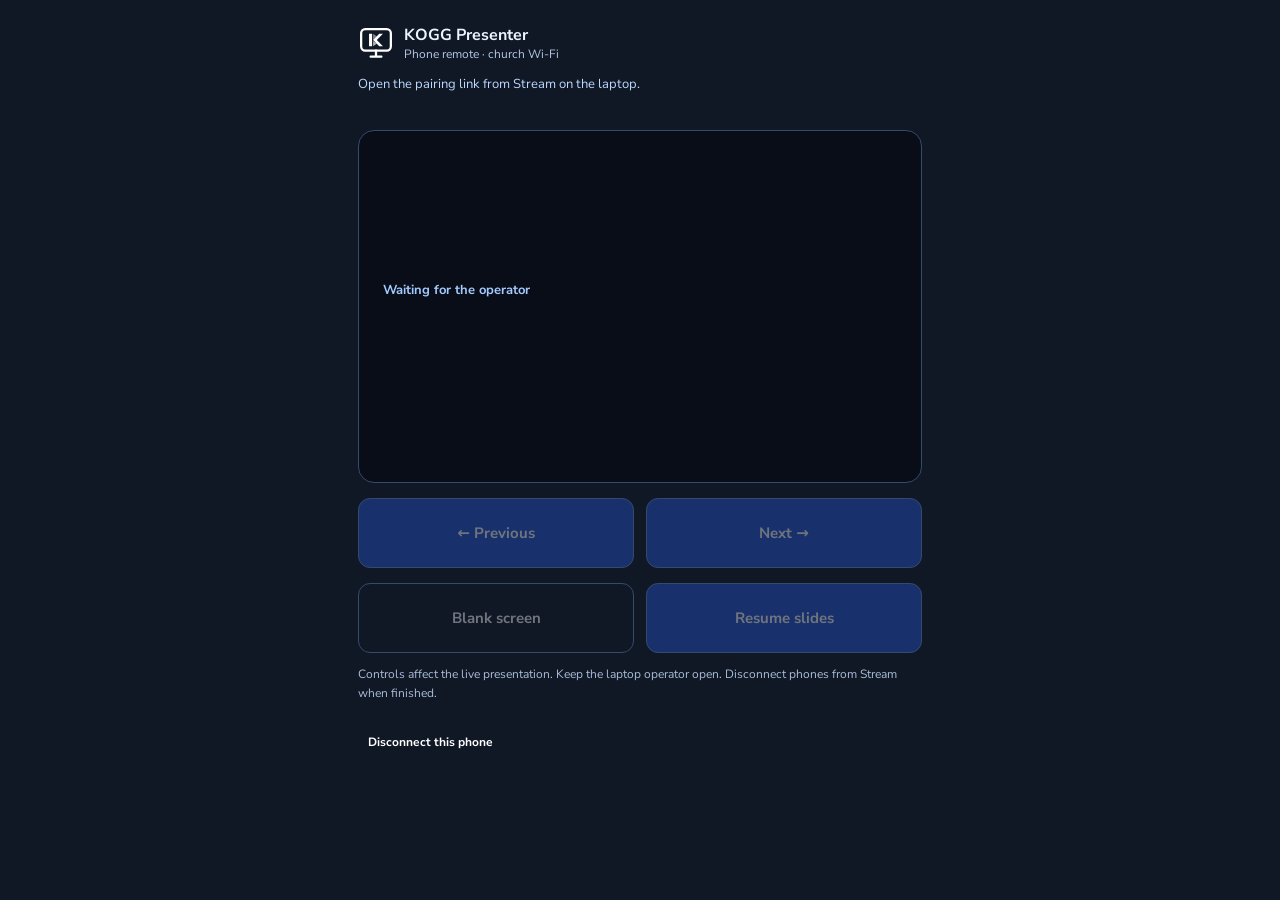
<file: remote.html>
<!doctype html><html lang="en"><head><meta charset="utf-8"><meta name="viewport" content="width=device-width,initial-scale=1"><meta name="referrer" content="no-referrer"><title>KOGG · Phone remote</title><link rel="stylesheet" href="css/remote.css"></head><body><main><header><img src="icons/kogg-symbol-white.svg" width="36" height="36" alt=""><div><b>KOGG Presenter</b><small>Phone remote · church Wi-Fi</small></div></header><p id="remoteStatus" role="status">Connecting…</p><section class="remote-preview"><span id="remoteLabel">Waiting for the operator</span><p id="remoteText"></p><small id="remotePosition"></small></section><div class="remote-nav"><button data-command="previous" disabled>← Previous</button><button data-command="next" disabled>Next →</button></div><div class="remote-nav"><button data-command="blank" disabled>Blank screen</button><button data-command="resume" disabled>Resume slides</button></div><p class="help">Controls affect the live presentation. Keep the laptop operator open. Disconnect phones from Stream when finished.</p><button id="remoteDisconnect">Disconnect this phone</button></main><script src="js/remote.js"></script></body></html>
</file>
<file: css/app.css>
@font-face {
  font-family: 'Nunito Sans Expanded';
  font-style: normal;
  font-stretch: 125%;
  font-weight: 200 1000;
  src: url('../fonts/NunitoSans-Variable.woff2') format('woff2-variations');
  font-display: swap;
}

:root {
  --bg: #14161c;
  --panel: #1d212b;
  --panel2: #252b38;
  --text: #e8eaf0;
  --muted: #9aa3b5;
  --accent: #4f8cff;
  --danger: #ff5c6c;
  --warn: #ffb84f;
  --radius: 10px;
}
* { box-sizing: border-box; margin: 0; padding: 0; }
html, body { height: 100%; }
body {
  font-family: 'Nunito Sans Expanded', Georgia, serif;
  background: var(--bg);
  color: var(--text);
  display: flex;
  flex-direction: column;
  height: 100vh;
  overflow: hidden;   /* the deck must never scroll the page — main scrolls instead when a tab is long */
  -webkit-tap-highlight-color: transparent;
}

/* Top bar */
.topbar {
  display: flex;
  align-items: center;
  gap: 12px;
  padding: 10px 14px;
  background: var(--panel);
  flex-wrap: wrap;
  position: sticky;
  top: 0;
  z-index: 10;
  box-shadow: 0 2px 8px rgba(0,0,0,.4);
}
.brand { display: flex; align-items: center; gap: 8px; font-weight: 700; }
.brand img { width: 28px; height: 28px; }
.quick-actions { display: flex; gap: 8px; position: relative; }

/* Output screen picker — choose which monitor carries the output */
.screen-picker {
  position: absolute; top: calc(100% + 8px); right: 56px; z-index: 600;
  width: 270px; padding: 12px;
  background: var(--panel); border: 1px solid #3a4356;
  border-radius: var(--radius); box-shadow: 0 14px 34px rgba(0,0,0,.45);
}
.screen-picker .hint { margin-bottom: 8px; }
.screen-option {
  display: flex; justify-content: space-between; align-items: center; gap: 8px;
  width: 100%; margin-bottom: 6px; padding: 8px 10px;
  background: var(--panel2); color: var(--text);
  border: 1px solid #3a4356; border-radius: 8px;
  font-size: 14px; cursor: pointer; text-align: left;
}
.screen-option:hover, .screen-option.live { border-color: var(--accent); }
.screen-tags { font-size: 12px; color: var(--muted); text-align: right; white-space: nowrap; }
.screen-all {
  width: 100%; margin-top: 2px; padding: 8px 10px;
  background: transparent; color: var(--text);
  border: 1px solid #3a4356; border-radius: 8px;
  font-size: 13px; cursor: pointer;
}
.screen-all:hover { border-color: var(--accent); }
.screen-close { color: var(--danger); }
.screen-close:hover { border-color: var(--danger); }

/* Word emphasis on the lyrics projector preview (same yellow as Notes emphasis) */
.lyrics-live-text .lyw { cursor: text; border-radius: 3px; }
.lyrics-live-text .lyw.marked { background: var(--kogg-hl,#ffd83d); color: #101010; }
.lyrics-live-text .lyw:hover { background: color-mix(in srgb, var(--accent) 12%, transparent); }
.lyrics-live-text .lyw.marked:hover { background: #ffd83d; }

button {
  font: inherit;
  background: var(--panel2);
  color: var(--text);
  border: 1px solid #3a4356;
  border-radius: var(--radius);
  padding: 10px 16px;
  cursor: pointer;
  transition: background .15s;
}
button:hover { background: #313a4c; }
button:active { transform: scale(.97); }
button.primary { background: var(--accent); border-color: var(--accent); color: #fff; font-weight: 600; }
button.danger { color: var(--danger); border-color: #5a3a44; }
button.warn { color: var(--warn); border-color: #5a4b34; }
.ctrl { padding: 10px 14px; font-size: 15px; }

input, select, textarea {
  font: inherit;
  background: var(--panel2);
  border: 1px solid #3a4356;
  color: var(--text);
  border-radius: 8px;
  padding: 9px 12px;
  width: 100%;
}
textarea { resize: vertical; }
label { font-size: 13px; color: var(--muted); line-height: 1.7; }

/* Tabs */
.tabs { display: flex; flex-wrap: wrap; background: var(--panel); }
.tab {
  border: none;
  border-radius: 0;
  background: transparent;
  padding: 12px 20px;
  color: var(--muted);
  font-weight: 600;
  border-bottom: 3px solid transparent;
  white-space: nowrap;
}
.tab.active { color: var(--text); border-bottom-color: var(--accent); }

main { flex: 1; min-height: 0; overflow-y: auto; padding: 14px; max-width: 1400px; width: 100%; margin: 0 auto; }
.tab-panel { display: none; }
.tab-panel.active { display: block; }

.card {
  background: var(--panel);
  border-radius: var(--radius);
  padding: 16px;
  margin-bottom: 14px;
}
.card h2 { font-size: 17px; margin-bottom: 12px; }

/* "⋯" overflow menu in the top bar — keeps the bar to Blank / Logo / Output / ⋯ */
.more-wrap { position: relative; }
.more-menu {
  position: absolute;
  top: calc(100% + 8px);
  right: 0;
  min-width: 250px;
  background: var(--panel2);
  border: 1px solid #3a4356;
  border-radius: 12px;
  box-shadow: 0 12px 34px rgba(0,0,0,.55);
  padding: 10px;
  z-index: 60;
  display: flex;
  flex-direction: column;
  gap: 8px;
}
.more-menu[hidden] { display: none; }
body.light .more-menu { border-color: #c9d2e0; box-shadow: 0 12px 34px rgba(20,30,60,.18); }
.more-menu .about-link { display: block; text-align: center; }
.more-group { font-size: 11px; letter-spacing: .09em; text-transform: uppercase; color: var(--muted); padding: 2px 4px; }
.more-flex { display: flex; gap: 6px; }
.more-flex .ctrl { flex: 1; padding: 10px 6px; white-space: nowrap; }

/* collapsible groups inside a card (Tools tab) */
details.group { border: 1px solid #3a4356; border-radius: 10px; margin-bottom: 10px; background: var(--panel2); }
details.group:last-child { margin-bottom: 0; }
details.group > summary {
  list-style: none;
  cursor: pointer;
  padding: 12px 14px;
  font-weight: 600;
  font-size: 14.5px;
  display: flex;
  align-items: center;
  user-select: none;
}
details.group[open] > summary { border-bottom: 1px solid #3a4356; }
details.group > summary::-webkit-details-marker { display: none; }
details.group > summary::after { content: '+'; margin-left: auto; color: var(--muted); font-size: 17px; }
details.group[open] > summary::after { content: '−'; }
details.group > *:not(summary) { padding: 4px 14px 14px; }
.group-label { font-size: 12px; letter-spacing: .08em; text-transform: uppercase; color: var(--muted); margin-bottom: 8px; }
details.plan-fold { margin-bottom: 10px; }
details.plan-fold > summary { list-style: none; cursor: pointer; font-size: 13px; color: var(--muted); }
details.plan-fold > summary::-webkit-details-marker { display: none; }
body.light details.group, body.light details.plan-fold { border-color: #c9d2e0; }
body.light details.group[open] > summary { border-bottom-color: #c9d2e0; }
body.light details.group { background: #eef1f7; }

/* added Bible versions (Tools tab) */
.ver-row {
  display: flex;
  align-items: center;
  gap: 8px;
  background: var(--panel);
  border: 1px solid rgba(255,255,255,.06);
  border-radius: 8px;
  padding: 7px 10px;
  margin-bottom: 6px;
  font-size: 13.5px;
}
body.light .ver-row { border-color: #dde3ee; background: #fff; }
.ver-row span { flex: 1; overflow: hidden; text-overflow: ellipsis; white-space: nowrap; }
.ver-row button { padding: 4px 9px; font-size: 12px; border-radius: 7px; }
#bibleList .dim { display: block; padding: 2px 0; }
.row { display: flex; gap: 10px; align-items: end; flex-wrap: wrap; margin-bottom: 10px; }
.row > label { flex: 1; min-width: 130px; }
.row > button { flex: 0 0 auto; }

.preview-text {
  background: var(--panel2);
  border-radius: 8px;
  padding: 12px;
  margin: 10px 0;
  max-height: 220px;
  overflow-y: auto;
  font-size: 14px;
  line-height: 1.6;
  white-space: pre-wrap;
  color: var(--muted);
}

.item-list { list-style: none; }
.item-list li {
  display: flex;
  align-items: center;
  gap: 8px;
  background: var(--panel2);
  border-radius: 8px;
  padding: 8px 10px;
  margin-bottom: 6px;
}
.item-list .item-title { flex: 1; overflow: hidden; text-overflow: ellipsis; white-space: nowrap; }
.item-list .item-meta { color: var(--muted); font-size: 12px; }
.item-list button { padding: 6px 10px; font-size: 13px; }

@media (max-width: 640px) {
  .preview-text { max-height: 160px; }
}

.hint { font-size: 13px; color: var(--muted); line-height: 1.6; margin: 6px 0; }

/* Scripture deck — the makeover: soft elevated docks, icon badges,
   glowing live states */
.scripture-deck { display: flex; flex-direction: column; gap: 12px; min-height: 0; height: calc(100dvh - 216px); overflow: hidden; }
.dock {
  background: linear-gradient(180deg, var(--panel) 0%, var(--panel2) 130%);
  border: 1px solid rgba(255,255,255,.05);
  border-radius: 14px;
  padding: 10px 10px 8px;
  display: flex;
  flex-direction: column;
  min-height: 0;
  min-width: 0;
  box-shadow: 0 6px 22px rgba(0,0,0,.22);
}
body.light .dock { border-color: #dde3ee; box-shadow: 0 6px 18px rgba(25,35,60,.07); }
.dock-head {
  display: flex;
  align-items: center;
  gap: 10px;
  margin-bottom: 6px;
  font-weight: 700;
  font-size: 14px;
  letter-spacing: .01em;
  color: var(--text);
  flex: 0 0 auto;
}
.dock-ico {
  font-style: normal;
  flex: 0 0 auto;
  width: 26px;
  height: 26px;
  border-radius: 8px;
  background: color-mix(in srgb, var(--accent) 16%, transparent);
  box-shadow: inset 0 0 0 1px color-mix(in srgb, var(--accent) 30%, transparent);
  display: inline-flex;
  align-items: center;
  justify-content: center;
  font-size: 13px;
}
.dock-head .seg {
  margin-left: auto;
  display: inline-flex;
  gap: 2px;
  background: color-mix(in srgb, var(--panel2) 72%, transparent);
  border: 1px solid rgba(255,255,255,.06);
  border-radius: 999px;
  padding: 3px;
}
body.light .dock-head .seg { border-color: #d6dde9; background: #eef1f7; }
.dock-head .seg button {
  border: none;
  background: transparent;
  border-radius: 999px;
  padding: 5px 12px;
  font-size: 12px;
  font-weight: 600;
  color: var(--muted);
  box-shadow: none;
}
.dock-head .seg button.active { background: var(--accent); color: #fff; }
.dock-head-hint { font-weight: 400; font-size: 12px; color: var(--muted); }
.dock-foot { display: flex; gap: 8px; margin-top: 8px; flex: 0 0 auto; }
.dock-foot button { padding: 8px 14px; font-size: 13px; }
.dock-foot #btnAddScripture, .dock-foot #btnAddVerseService { margin-left: auto; font-size: 13px; }

/* version chips — switch translation from the projector dock, mid-show */
.ver-chips {
  overflow-x: auto;
  scrollbar-width: none;
}
.ver-chips::-webkit-scrollbar { display: none; }
.vchip {
  flex: 0 0 auto;
  padding: 6px 12px;
  font-size: 12.5px;
  font-weight: 700;
  border-radius: 999px;
  color: var(--muted);
  border: 1px solid rgba(255,255,255,.09);
  background: color-mix(in srgb, var(--panel2) 70%, transparent);
}
.vchip:hover { border-color: var(--accent); color: var(--text); }
.vchip.active, .vchip:disabled { background: var(--accent); border-color: var(--accent); color: #fff; }
body.light .vchip { background: #fff; border-color: #d6dde9; }

/* floating projector preview — always-visible mini mirror */
#floatPreview {
  position: fixed;
  right: 14px;
  top: 96px;
  z-index: 85;
  width: 250px;
  max-width: min(70vw, 320px);
  background: var(--panel);
  border: 1px solid #3a4356;
  border-radius: 12px;
  box-shadow: 0 14px 40px rgba(0,0,0,.5);
  overflow: hidden;
  resize: both;
  min-height: 40px;
}
body.light #floatPreview { border-color: #c9d2e0; box-shadow: 0 14px 34px rgba(20,30,60,.2); }
#floatPreview.dragging { opacity: .85; }
#floatPreview .fp-head {
  display: flex;
  align-items: center;
  gap: 6px;
  padding: 7px 8px;
  background: var(--panel2);
  font-size: 12px;
  font-weight: 700;
}
#floatPreview .fp-head .grip { cursor: grab; touch-action: none; flex: 1; white-space: nowrap; overflow: hidden; text-overflow: ellipsis; }
#floatPreview .fp-head button {
  border: none;
  background: transparent;
  padding: 2px 7px;
  font-size: 12px;
  border-radius: 6px;
}
.fp-body { padding: 9px 11px; max-height: 32vh; overflow-y: auto; font-size: 13px; line-height: 1.5; }
.fp-ref { color: var(--accent); font-weight: 700; font-size: 11.5px; margin-bottom: 4px; }
.fp-note { color: var(--muted); font-size: 12.5px; font-style: italic; }
.fp-text { white-space: pre-wrap; }
.fp-head button { min-width: 26px; }

/* floating quick edit — text size + alignment always within reach */
#floatEdit {
  position: fixed;
  right: 14px;
  top: 104px;
  z-index: 85;
  background: var(--panel);
  border: 1px solid #3a4356;
  border-radius: 12px;
  box-shadow: 0 14px 40px rgba(0,0,0,.5);
  overflow: hidden;
}
body.light #floatEdit { border-color: #c9d2e0; box-shadow: 0 14px 34px rgba(20,30,60,.2); }
#floatEdit .fe-head {
  display: flex;
  align-items: center;
  gap: 4px;
  padding: 6px 8px;
  background: var(--panel2);
  font-size: 11.5px;
  font-weight: 700;
}
#floatEdit .fe-head .grip { cursor: grab; touch-action: none; flex: 1; white-space: nowrap; }
#floatEdit .fe-head button { border: none; background: transparent; padding: 2px 7px; font-size: 12px; border-radius: 6px; color: var(--muted); }
#floatEdit .fe-body { display: grid; grid-template-columns: repeat(4, 1fr); gap: 6px; padding: 8px; }
#floatEdit .fe-body button { padding: 8px 0; font-size: 14px; font-weight: 700; min-width: 0; }
#feAbout { display: block; text-align: center; font-size: 12px; padding: 0 0 9px; color: var(--muted); text-decoration: none; }
#feAbout:hover { color: var(--text); }
#floatEdit.dragging { opacity: .85; }
#floatEdit { overflow: visible; }
#dockMenu.fe-pop { top: calc(100% + 4px); right: 0; left: auto; bottom: auto; z-index: 130; min-width: 250px; }
.docks .dock, .docks .dock .dock-fit, .docks .dock .chip-grid { transition: none; }

.update-toast {
  position: fixed;
  left: 50%;
  bottom: 18px;
  transform: translateX(-50%);
  z-index: 300;
  background: var(--accent);
  color: #fff;
  font-size: 13.5px;
  font-weight: 700;
  padding: 10px 18px;
  border-radius: 999px;
  box-shadow: 0 10px 30px rgba(0,0,0,.4);
}
.mini-clear { padding: 4px 10px !important; font-size: 12px !important; border: none; background: transparent; color: var(--muted); }
.scroll { flex: 1 1 auto; min-height: 0; }
.chip-grid.scroll,
.memory-grid.scroll { flex: 1 1 auto; overflow-y: auto; overscroll-behavior: contain; min-height: 0; margin: 0; }
.dock.toolbar { flex-direction: row; gap: 10px; align-items: center; padding: 10px 12px; position: relative; z-index: 120; }   /* above float widgets — their menus must never be blocked */
.dock.toolbar select { width: auto; min-width: 150px; max-width: 30vw; flex: 0 0 auto; }
.dock.toolbar .livedot { flex: 1; text-align: right; min-width: 0; overflow: hidden; text-overflow: ellipsis; }
.dock.toolbar .more-wrap { flex: 0 0 auto; }
.dock.toolbar select:focus-visible, .quickjump input:focus-visible { outline: 2px solid var(--accent); outline-offset: 1px; }
.quickjump { position: relative; flex: 1; }
.quickjump input { position: relative; z-index: 1; font-size: 14px; border-radius: 10px; }
.quickjump #bookGhost {
  position: absolute;
  z-index: 3;
  left: 13px;
  right: 12px;
  top: 50%;
  transform: translateY(-50%);
  font-size: 14px;
  color: var(--muted);
  opacity: .55;
  pointer-events: none;
  white-space: nowrap;
  overflow: hidden;
}
.quickgo-results.jump-sug { z-index: 55; padding: 4px; }
.jump-sug button { display: flex; width: 100%; gap: 10px; align-items: center; border: none; background: transparent; padding: 9px 12px; text-align: left; border-radius: 8px; }
.jump-sug button:hover { background: var(--panel2); }

.docks {
  flex: 1 1 0;
  display: grid;
  grid-template-columns: repeat(12, 1fr);
  grid-template-rows: repeat(10, minmax(0, 1fr));
  gap: 12px;
  grid-auto-flow: dense;
  min-height: 0;
}
.docks .dock { min-height: 0; overflow: hidden; position: relative; }
.docks .dock .dock-fit { flex: 0 0 auto; min-height: 0; transform-origin: top left; }
.docks .dock .chip-grid.scroll { flex: 0 0 auto; overflow: visible; }   /* contents grow; the fit pass scales them */
.docks .dock details.dock-search { max-height: none; }

/* numbered circles — chapters and verses */
.chip-grid.dots {
  display: grid;
  grid-template-columns: repeat(auto-fill, minmax(34px, 1fr));
  gap: 4px;
  align-content: flex-start;
  justify-items: stretch;
}
.dot-dot {
  width: 100%;
  height: 33px;
  padding: 0;
  min-width: 0;
  border-radius: 999px;
  font-size: 12.5px;
  font-variant-numeric: tabular-nums;
  background: color-mix(in srgb, var(--panel2) 65%, transparent);
  border-color: transparent;
  display: flex;
  align-items: center;
  justify-content: center;
  transition: transform .08s, background .15s, box-shadow .15s;
}
.dot-dot:hover { background: var(--panel2); box-shadow: 0 0 0 1px var(--accent); transform: translateY(-1px); }
.dot-dot.selected { background: color-mix(in srgb, var(--accent) 18%, transparent); border-color: var(--accent); color: var(--accent); font-weight: 700; }
.dot-dot.live {
  background: var(--accent);
  border-color: var(--accent);
  color: #fff;
  font-weight: 700;
  box-shadow: 0 0 0 3px color-mix(in srgb, var(--accent) 28%, transparent);
  animation: dotLive .5s ease-out;
}
@keyframes dotLive {
  from { box-shadow: 0 0 0 8px color-mix(in srgb, var(--accent) 34%, transparent); }
  to   { box-shadow: 0 0 0 3px color-mix(in srgb, var(--accent) 28%, transparent); }
}

/* memory dock chips */
.memory-grid { padding: 2px; }
.mem-chip { text-align: left; font-size: 12.5px; padding: 7px 10px; line-height: 1.3; }
.mem-chip.live { background: var(--accent); border-color: var(--accent); color: #fff; font-weight: 700; }
.dock-hint { margin-top: 8px; flex: 0 0 auto; font-size: 12px; }
.dim { color: var(--muted); font-size: 13px; }

/* live verse text under the verse dots */
.live-text {
  background: var(--panel2);
  border: 1px solid rgba(255,255,255,.05);
  border-radius: 10px;
  padding: 8px 10px;
  font-size: 13.5px;
  line-height: 1.5;
  overflow-y: auto;
  margin-top: 10px;
  flex: 0 0 auto;
  max-height: 34vh;
  overscroll-behavior: contain;
}
body.light .live-text { border-color: #dde3ee; }
.live-text .live-ref { font-weight: 700; color: var(--accent); font-size: 12px; margin-bottom: 5px; letter-spacing: .02em; }
.live-text .vnum {
  color: var(--accent);
  font-weight: 700;
  font-size: .82em;
  margin-right: 5px;
  user-select: none;
}
/* Strong's word numbers — preview-only, tap to define on screen */
.live-text sup.sn {
  color: var(--accent);
  font-weight: 700;
  font-size: .68em;
  margin-left: 2px;
  padding: 1px 4px;
  border-radius: 5px;
  background: color-mix(in srgb, var(--accent) 14%, transparent);
  cursor: pointer;
  user-select: none;
  line-height: 1;
  transition: background .12s, transform .08s;
}
.live-text sup.sn:hover { background: color-mix(in srgb, var(--accent) 30%, transparent); }
.live-text sup.sn:active { transform: scale(.9); }
.live-text sup.sn.defined { outline: 1.5px solid var(--accent); background: color-mix(in srgb, var(--accent) 24%, transparent); }
.lt-tip { color: var(--muted); font-size: 12px; margin-top: 6px; display: block; }
.lt-note { color: var(--accent); font-size: 12px; margin-top: 6px; display: block; }
body.light .live-text sup.sn { background: rgba(47,107,255,.1); }

/* full-text search dock */
details.dock-search { max-height: 46vh; overflow-y: auto; }
details.dock-search > summary {
  list-style: none;
  cursor: pointer;
  font-size: 13.5px;
  font-weight: 600;
  color: var(--muted);
}
details.dock-search > summary::-webkit-details-marker { display: none; }
details.dock-search[open] > summary { margin-bottom: 10px; }

@media (max-width: 1100px) {
  .docks { grid-template-columns: 1fr 1fr; grid-template-rows: none; grid-auto-rows: minmax(0, 1fr); overflow: hidden; }
  .docks .dock { min-height: 0; max-height: none; }
  .scripture-deck { min-height: 0; }
  .scripture-deck .docks { min-height: 0; }
}
@media (max-width: 640px) {
  .scripture-deck { height: auto; overflow: visible; }   /* phones: natural stacking + main scroll */
  .docks { grid-template-columns: 1fr; grid-auto-rows: minmax(150px, auto); }
  .docks .dock { min-height: 0; max-height: none; }
  #dock-books .chip-grid.scroll { max-height: 34vh; }
  #dock-chapters .chip-grid.scroll, #dock-verses .chip-grid.scroll { max-height: 30vh; }
  .docks .dock { max-height: none; }
}
/* everything on one screen — chrome shrinks before anything scrolls */
@media (max-width: 900px) {
  .dock-head-hint, .dock .hint { display: none; }
  .dock-head .seg button { padding: 4px 9px; }
  main { padding: 8px; }
}
@media (max-height: 760px) and (min-width: 1101px) {
  .dock-head-hint, .dock .hint { display: none; }
  .dock { padding: 10px 10px 8px; }
  .dock-head { margin-bottom: 6px; }
  .dock-foot button { padding: 6px 10px; }
}
/* tabs fold into a scroll strip on narrow screens */
@media (max-width: 640px) {
  .tabs { overflow-x: auto; scrollbar-width: none; }
  .tabs::-webkit-scrollbar { display: none; }
  .tab { padding: 10px 14px; font-size: 13px; }
  .topbar { gap: 6px; padding: 8px 10px; }
  .ctrl { padding: 9px 10px; }
  .quick-actions .ctrl { font-size: 13px; }
}

/* Light operator mode */
body.light { --bg: #f2f4f8; --panel: #ffffff; --panel2: #e9edf4; --text: #1c2230; --muted: #5b6474; --accent: #2f6bff; }
body.light .topbar, body.light .tabs { box-shadow: 0 2px 8px rgba(20,30,60,.08); }
body.light button { border-color: #c9d2e0; }
body.light button:hover { background: #dde4ef; }
body.light input, body.light select, body.light textarea { border-color: #c9d2e0; }

button.ctrl.active { background: var(--accent); color: #fff; border-color: var(--accent); }
.about-link {
  color: var(--muted);
  font-size: 14px;
  text-decoration: none;
  border: 1px solid #3a4356;
  border-radius: var(--radius);
  padding: 10px 14px;
}
body.light .about-link { border-color: #c9d2e0; }
.about-link:hover { color: var(--text); }

/* Quick Go */
.quickgo { position: relative; flex: 1.2; min-width: 240px; }
.quickgo input { padding: 11px 14px; border-radius: 10px; font-size: 14px; }
.quickgo-results {
  position: absolute;
  top: calc(100% + 6px);
  left: 0; right: 0;
  background: var(--panel);
  border: 1px solid #3a4356;
  border-radius: 10px;
  box-shadow: 0 10px 30px rgba(0,0,0,.5);
  z-index: 50;
  overflow: hidden;
}
body.light .quickgo-results { border-color: #c9d2e0; box-shadow: 0 10px 30px rgba(20,30,60,.15); }
.quickgo-item {
  display: flex; gap: 10px; align-items: center;
  padding: 9px 14px;
  cursor: pointer;
  border-bottom: 1px solid rgba(128,140,170,.15);
  line-height: 1.35;
  font-size: 14px;
}
.quickgo-item:hover { background: var(--panel2); }
.quickgo-icon { font-size: 16px; }

/* Account tab */
#authSignedIn p { margin-bottom: 10px; }
.safe-strip {
  background: rgba(74, 227, 170, .08);
  border: 1px solid rgba(74, 227, 170, .3);
  border-radius: 10px;
  padding: 10px 14px;
  font-size: 13px;
  color: var(--muted);
  margin-bottom: 12px;
  line-height: 1.55;
}
.linklike { background: transparent; border: none; color: var(--accent2); text-decoration: underline; padding: 10px 6px; font-weight: 600; }

/* Scripture picker chips */
.chip-grid { display: flex; flex-wrap: wrap; gap: 5px; margin: 4px 0; }
.chip-grid button {
  padding: 6px 10px;
  font-size: 13px;
  border-radius: 999px;
  background: var(--panel2);
  border: 1px solid #3a4356;
}
.chip-grid button.selected { background: var(--accent); border-color: var(--accent); color: #fff; font-weight: 700; }
.chip-grid.small button { padding: 5px 10px; font-size: 13px; min-width: 38px; }
.chip-grid button.endpoint { background: var(--panel2); border-color: var(--accent); font-weight: 700; }

/* drag handles between sections — visible when the layout is unlocked */
.splitter {
  height: 12px;
  margin: 2px 0 6px;
  border-radius: 6px;
  cursor: row-resize;
  max-width: 210px;
  background: repeating-linear-gradient(to bottom, #3a4356 0 2px, transparent 2px 6px);
  touch-action: none;
}
.splitter:hover { background: repeating-linear-gradient(to bottom, var(--accent) 0 2px, transparent 2px 6px); }
body.panes-locked .splitter { display: none; }
body.books-hidden .splitter[data-key="books"] { display: none; }

/* segmented mode control — Verse / Range / Chapter */
.seg { display: inline-flex; border: 1px solid #3a4356; border-radius: 999px; overflow: hidden; background: var(--panel2); }
.seg button { border: none; background: transparent; border-radius: 0; padding: 7px 16px; font-size: 13px; color: var(--muted); font-weight: 600; }
.seg button + button { border-left: 1px solid #3a4356; }
.seg button.active { background: var(--accent); color: #fff; font-weight: 700; }
.seg button:hover { background: transparent; }
.seg button.active:hover { background: var(--accent); }

.livedot { color: var(--danger); font-size: 13px; font-weight: 700; white-space: nowrap; }

/* word highlight — click/drag words in the preview to emphasise on the projector */
.lk {
  cursor: pointer;
  border-radius: 5px;
  padding: 1px 2px;
  margin: 0 -1px;
  transition: background .12s;
  -webkit-user-select: none;
  user-select: none;
  touch-action: none;
}
.lk:hover { background: color-mix(in srgb, var(--accent) 12%, transparent); }
.lk.marked { background: var(--kogg-hl,#ffd83d); color: #101010; box-shadow: 0 0 0 1px rgba(0,0,0,.18); }
body.light .lk:hover { background: rgba(47,107,255,.1); }
body.light .lk.marked { background: var(--kogg-hl,#ffd83d); color: #101010; box-shadow: 0 0 0 1px rgba(0,0,0,.18); }
#liveText { -webkit-user-select: none; user-select: none; }

/* Whole-Bible search dock */
.search-results {
  border: 1px solid #3a4356;
  border-radius: 10px;
  background: var(--panel2);
  max-height: 40vh;
  overflow-y: auto;
}
.dock[data-dock="search"] .search-results {
  flex: 1 1 auto;
  min-height: 0;
  max-height: none;
  margin: 8px 0 0;
}
.dock .row > input { width: auto; flex: 1 1 140px; min-width: 0; }
.dockmenu-item {
  display: flex;
  align-items: center;
  gap: 8px;
  width: 100%;
  text-align: left;
  border: none;
  background: transparent;
  padding: 8px 10px;
  border-radius: 8px;
  font-size: 13.5px;
  color: var(--muted);
}
.dockmenu-item.on { color: var(--text); }
.dockmenu-item:hover { background: var(--panel2); }
#dockMenu { min-width: 230px; }
body.light .search-results { border-color: #c9d2e0; }
.search-item {
  display: flex;
  align-items: center;
  gap: 10px;
  padding: 9px 12px;
  border-bottom: 1px solid rgba(128,140,170,.14);
  cursor: pointer;
}
.search-item:last-child { border-bottom: none; }
.search-item:hover { background: rgba(79,140,255,.08); }
.search-ref { flex: 0 0 auto; font-weight: 700; font-size: 13px; color: var(--accent); min-width: 110px; }
.search-text { flex: 1; font-size: 13.5px; color: var(--muted); overflow: hidden; text-overflow: ellipsis; white-space: nowrap; }
.search-item button { padding: 6px 12px; font-size: 13px; flex: 0 0 auto; }
.search-none { padding: 12px; color: var(--muted); font-size: 13.5px; }

/* Go Live row stays reachable at the bottom while scrolling long chip lists */
.row.sticky-actions {
  position: sticky;
  bottom: 8px;
  z-index: 5;
  margin: 10px -16px -16px;
  padding: 10px 16px 14px;
  background: linear-gradient(to top, var(--panel) 72%, transparent);
  border-radius: 0 0 var(--radius) var(--radius);
}
.row.sticky-actions button { box-shadow: 0 4px 14px rgba(0,0,0,.3); }

/* always-visible live controls — advance the service from anywhere */
.float-nav {
  position: fixed;
  right: 16px;
  bottom: 16px;
  display: flex;
  gap: 10px;
  z-index: 40;
}
.float-nav button {
  border-radius: 999px;
  padding: 14px 24px;
  font-size: 16px;
  font-weight: 700;
  box-shadow: 0 6px 20px rgba(0,0,0,.45);
}
.float-nav button.primary { padding-left: 30px; padding-right: 30px; }

/* ---------- docks: reorder / resize / lock ---------- */
.docks .dock.wide { grid-column: span 2; }
.dock-head .grip {
  cursor: grab;
  user-select: none;
  -webkit-user-select: none;
  touch-action: none;
  padding: 3px 8px 3px 4px;
  border-radius: 8px;
  transition: background .15s;
}
.dock-head .grip:hover { background: color-mix(in srgb, var(--accent) 10%, transparent); }
.dock-head .grip:active { cursor: grabbing; background: color-mix(in srgb, var(--accent) 18%, transparent); }
.rs-corner { touch-action: none; }
.dock.dragging, .dock.resizing { -webkit-user-select: none; user-select: none; }
.dock.resizing { outline: 2px solid var(--accent); outline-offset: -2px; }
.rs-corner {
  position: absolute;
  right: 3px;
  bottom: 3px;
  width: 20px;
  height: 20px;
  z-index: 5;
  cursor: nwse-resize;
  color: var(--muted);
  font-size: 12px;
  line-height: 20px;
  text-align: right;
  opacity: .65;
  touch-action: none;
}
.rs-corner::after { content: '◢'; }
.docks .dock:hover .rs-corner { opacity: 1; color: var(--accent); }
body.panes-locked .rs-corner { display: none; }
body.panes-locked .grip { cursor: default; }
body.panes-locked .span-btn { display: none; }
.span-btn {
  margin-left: auto;
  padding: 2px 9px !important;
  font-size: 10.5px !important;
  color: var(--muted) !important;
  background: transparent !important;
  border: 1px dashed #3a4356 !important;
  border-radius: 6px !important;
}
.span-btn::before { content: "Span · "; }
.docks .dock.dragging { opacity: .45; outline: 2px dashed var(--accent); outline-offset: -3px; }
#dock-memory .mini-clear { margin-left: auto; }
#dock-memory .span-btn { margin-left: 0; }

/* ---------- books dock: testaments + color-coded classes ---------- */
.chip-grid.books { display: block; }
.book-sec {
  font-size: 11px;
  font-weight: 700;
  text-transform: uppercase;
  letter-spacing: .09em;
  color: var(--text);
  margin: 8px 0 4px;
}
.book-sec:first-child { margin-top: 0; }
.book-grid {
  display: grid;
  grid-template-columns: repeat(auto-fill, minmax(54px, 1fr));
  gap: 4px;
  align-content: start;
  margin-bottom: 4px;
}
.book-chip {
  width: 100%;
  height: 34px;
  padding: 0;
  min-width: 0;
  font-size: 11.5px;
  font-weight: 700;
  border-radius: 8px;
  border: 1px solid transparent;
  display: flex;
  align-items: center;
  justify-content: center;
  transition: transform .1s;
}
.book-chip:hover { transform: scale(1.06); }
.g-torah   { background: rgba(255,179,66,.18); color: #ffb342; }
.g-othist  { background: rgba(77,214,190,.16); color: #4dd6be; }
.g-poetry  { background: rgba(255,124,160,.17); color: #ff7ca0; }
.g-major   { background: rgba(140,160,255,.2); color: #98a8ff; }
.g-minor   { background: rgba(80,200,255,.17); color: #50c8ff; }
.g-gospels { background: rgba(112,224,124,.18); color: #70e07c; }
.g-acts    { background: rgba(255,150,80,.18); color: #ff9650; }
.g-epist   { background: rgba(120,170,255,.18); color: #78aaff; }
.g-general { background: rgba(186,140,255,.18); color: #ba8cff; }
.g-rev     { background: rgba(255,100,100,.18); color: #ff6464; }
.book-chip.selected {
  background: var(--accent) !important;
  color: #fff !important;
  box-shadow: 0 0 0 2px var(--accent);
}
body.light .g-torah   { background: rgba(200,120,20,.16); color: #8a5408; }
body.light .g-othist  { background: rgba(20,140,120,.14); color: #0b6e5e; }
body.light .g-poetry  { background: rgba(200,40,90,.12); color: #a01c46; }
body.light .g-major   { background: rgba(60,80,220,.14); color: #303c9c; }
body.light .g-minor   { background: rgba(20,120,200,.14); color: #0b5480; }
body.light .g-gospels { background: rgba(40,150,60,.14); color: #1c6e2e; }
body.light .g-acts    { background: rgba(210,100,30,.14); color: #8a4310; }
body.light .g-epist   { background: rgba(40,100,210,.14); color: #1c4c8a; }
body.light .g-general { background: rgba(120,60,230,.14); color: #5c2c96; }
body.light .g-rev     { background: rgba(220,40,40,.14); color: #8a1c1c; }

/* ---------- memory dock: grid shrinks as the session history grows ---------- */
.memory-grid {
  display: grid;
  grid-template-columns: repeat(auto-fill, minmax(118px, 1fr));
  gap: 6px;
  align-content: start;
}
.memory-grid.m-md { grid-template-columns: repeat(auto-fill, minmax(94px, 1fr)); gap: 5px; }
.memory-grid.m-md .mem-chip { padding: 7px 9px; font-size: 12px; border-radius: 7px; }
.memory-grid.m-sm { grid-template-columns: repeat(auto-fill, minmax(58px, 1fr)); gap: 4px; }
.memory-grid.m-sm .mem-chip { padding: 4px 5px; font-size: 10.5px; border-radius: 6px; }
.memory-grid.m-xs { grid-template-columns: repeat(auto-fill, minmax(44px, 1fr)); gap: 3px; }
.memory-grid.m-xs .mem-chip { padding: 3px 4px; font-size: 9.5px; }
.mem-chip {
  text-align: left;
  font-size: 13px;
  padding: 9px 12px;
  line-height: 1.3;
  white-space: nowrap;
  overflow: hidden;
  text-overflow: ellipsis;
  min-width: 0;
}

/* ---------- "On the projector" text dock — comfortable to read ---------- */
.dock[data-dock="text"] .live-text {
  flex: 1 1 auto;
  margin-top: 0;
  padding: 14px 16px;
  font-size: 17px;
  line-height: 1.62;
  max-height: none;
  min-height: 170px;
}
.live-text .live-ref { font-size: 13px; margin-bottom: 6px; }
.live-text b { color: var(--accent); margin-right: 4px; }

/* ---------- work-mode start gate ---------- */
#startGate {
  position: fixed;
  inset: 0;
  z-index: 200;
  background:
    radial-gradient(900px 500px at 12% -10%, rgba(79,140,255,.16), transparent 60%),
    radial-gradient(700px 420px at 95% 110%, rgba(255,140,66,.12), transparent 60%),
    rgba(10, 12, 18, .93);
  backdrop-filter: blur(12px);
  display: flex;
  align-items: center;
  justify-content: center;
  padding: 20px;
  overflow-y: auto;
}
#startGate[hidden] { display: none; }
body.light #startGate {
  background:
    radial-gradient(900px 500px at 12% -10%, rgba(79,140,255,.2), transparent 60%),
    radial-gradient(700px 420px at 95% 110%, rgba(255,140,66,.14), transparent 60%),
    rgba(235, 240, 250, .95);
}
.gate-panel {
  background: linear-gradient(180deg, rgba(255,255,255,.03), transparent 40%), var(--panel);
  border: 1px solid #3a4356;
  border-radius: 20px;
  padding: 30px 30px 24px;
  max-width: 680px;
  width: 100%;
  box-shadow: 0 30px 90px rgba(0,0,0,.6);
  animation: gateIn .3s ease;
}
body.light .gate-panel { border-color: #c9d2e0; }
@keyframes gateIn { from { opacity: 0; transform: translateY(14px) scale(.985); } to { opacity: 1; transform: none; } }
.gate-head { display: flex; align-items: center; gap: 14px; margin-bottom: 20px; }
.gate-head img { width: 40px; height: 40px; border-radius: 10px; box-shadow: 0 6px 18px rgba(79,140,255,.35); }
.gate-head h1 { font-size: 23px; line-height: 1.2; }
.gate-head h1 span { color: var(--accent2); }
.gate-sub-line { font-size: 13.5px; color: var(--muted); margin-top: 2px; }
.gate-modes { display: flex; flex-direction: column; gap: 12px; margin-bottom: 8px; }
.gate-mode {
  display: grid;
  grid-template-columns: 52px 1fr auto;
  align-items: center;
  gap: 14px;
  text-align: left;
  padding: 17px 20px;
  border-radius: 16px;
  border: 1px solid #3a4356;
  background: linear-gradient(120deg, var(--panel2), transparent 70%);
  transition: border-color .16s, transform .16s, box-shadow .16s;
}
.gate-mode:hover {
  border-color: var(--accent);
  transform: translateX(5px);
  box-shadow: -4px 0 0 var(--accent), 0 8px 26px rgba(0,0,0,.35);
}
.gate-mode.chosen { border-color: var(--accent); box-shadow: 0 0 0 1px var(--accent); }
.gate-ico {
  width: 52px;
  height: 52px;
  border-radius: 14px;
  background: var(--panel2);
  border: 1px solid #3a4356;
  display: flex;
  align-items: center;
  justify-content: center;
  font-size: 26px;
}
body.light .gate-mode, body.light .gate-ico { border-color: #c9d2e0; }
.gate-copy b { display: block; font-size: 16.5px; }
.gate-copy small { display: block; font-size: 13px; color: var(--muted); line-height: 1.55; }
.gate-go { font-size: 13px; font-weight: 800; color: var(--accent2); white-space: nowrap; }
.gate-back { margin-bottom: 10px; display: inline-block; }
.gate-field { display: block; margin-bottom: 10px; font-size: 13px; color: var(--muted); }
.gate-status { margin: 12px 0 4px; padding: 11px 13px; border-radius: 9px; font-size: 14px; font-weight: 600; line-height: 1.5; background: rgba(127,140,170,.09); border: 1px solid rgba(127,140,170,.28); }
.gate-status:empty { display: none; }
.pass-wrap { display: flex; gap: 8px; align-items: stretch; }
.pass-wrap input { flex: 1; min-width: 0; }
.pass-wrap button { white-space: nowrap; }
.gate-row { display: flex; gap: 10px; align-items: center; margin: 10px 0; flex-wrap: wrap; }

/* local-mode device guide */
.install-path { border: 1px solid #3a4356; border-radius: 14px; padding: 16px 18px; margin: 12px 0; background: var(--panel2); }
body.light .install-path { border-color: #c9d2e0; }
.install-big {
  width: 100%;
  padding: 14px !important;
  font-size: 15.5px !important;
  font-weight: 800 !important;
}
.install-steps { margin: 4px 0 0 18px; font-size: 14px; color: var(--muted); line-height: 1.8; }
.install-steps b { color: var(--text); }

/* mode chip in the topbar */
.mode-chip {
  border: 1px solid #3a4356;
  border-radius: 999px;
  padding: 6px 14px;
  font-size: 12.5px;
  font-weight: 600;
  background: transparent;
  color: var(--muted);
}
.mode-chip:hover { color: var(--text); }
.mode-chip.unset { border-style: dashed; color: var(--warn); }
body.light .mode-chip { border-color: #c9d2e0; }
.more-wide { width: 100%; text-align: center; }

.status-note { font-size: 12px; color: var(--muted); line-height: 1.4; }
.dock.toolbar { flex-wrap: wrap; }

.legacy-lookup[hidden], .prepared-panel[hidden], .comparison-panel[hidden] { display:none; }
.prepared-panel { border-top:2px solid var(--accent); padding:10px 0; }
.prepared-head { display:flex; align-items:center; flex-wrap:wrap; gap:8px; }
.prepared-head b { color:var(--accent); font-size:12px; flex:1; }
.prepared-text { white-space:pre-wrap; max-height:18vh; overflow:auto; padding:8px 0; font-size:15px; }
.comparison-panel { display:grid; grid-template-columns:repeat(3,minmax(0,1fr)); gap:8px; margin-top:8px; }
.comparison-card { border:1px solid var(--accent); border-radius:8px; padding:8px; }
.comparison-card p { white-space:pre-wrap; max-height:22vh; overflow:auto; font-size:14px; }
.quickgo-item.selected { outline:2px solid var(--accent); outline-offset:-2px; }
@media(max-width:700px){ .comparison-panel { grid-template-columns:1fr; } }

/* Bible switches stay beneath the passage, outside its scroll area. */
#extraBiblePanel { max-height:70vh; overflow-y:auto; }
#extraBibleButtons { display:flex; flex-direction:column; align-items:stretch; }
#extraBibleButtons b { margin-top:8px; }
.docks {grid-template-columns:repeat(12,minmax(0,1fr));grid-auto-flow:row;overflow:hidden;}
.dock-head {flex-wrap:wrap;gap:4px;}
.dock-head .seg {margin-left:auto;max-width:100%;display:flex;}
.dock-head .seg button {padding:4px 7px;font-size:12px;}
.docks .dock .rs-corner {opacity:.8;z-index:5;}
.docks .dock[data-dock="text"] > .dock-fit {display:flex;flex-direction:column;flex:1 1 0;min-height:0;overflow:hidden;transform:none;}
.docks .dock[data-dock="text"] .live-text {height:auto;min-height:0;max-height:none;flex:1 1 0;overflow:auto;padding:12px;font-size:17px;line-height:1.6;}
.dock[data-dock="text"] .ver-chips {order:0;flex:0 0 auto;flex-wrap:wrap;gap:5px;overflow:visible;margin-top:8px;padding-top:7px;border-top:1px solid #ffffff16;}
.dock[data-dock="text"] #btnBookmarkScripture {margin-left:auto;}
/* Compact screens reflow naturally, keeping readable tap targets instead of shrinking. */
@media (max-width:1100px), (max-height:600px) {
 .scripture-deck {height:auto;overflow:visible;min-height:0;}
 .docks {flex:0 0 auto;grid-template-columns:repeat(2,minmax(0,1fr));grid-template-rows:none;grid-auto-rows:auto;overflow:visible;align-items:stretch;}
 .docks .dock {min-width:0;min-height:220px;max-height:none;}
 .docks .dock > .dock-fit {transform:none!important;width:100%!important;}
 .docks .dock[data-dock="text"] {min-height:290px;}
 .docks .dock[data-dock="text"] .live-text {flex:1 1 190px;max-height:40dvh;}
 .docks .dock .rs-corner {display:none;}
 .dock.toolbar select {max-width:100%;min-width:0;}
 .dock.toolbar {gap:8px;}
 .chip-grid.dots {grid-template-columns:repeat(auto-fill,minmax(38px,1fr));}
 .book-chip {min-height:36px;}
 .topbar > * {min-width:0;}
 .quickgo {min-width:140px;flex:1 1 240px;}
 main {overflow-x:hidden;}
 #floatEdit {max-width:calc(100vw - 24px);}
}
@media (max-width:640px) {
 .docks {grid-template-columns:minmax(0,1fr);}
 .docks .dock {min-height:180px;}
 .dock.toolbar {align-items:stretch;}
 .dock.toolbar select {width:100%;flex:1 1 100%;}
 .topbar {position:relative;}
 .topbar .brand {font-size:15px;}
 .quickgo {order:2;flex:1 1 100%;}
 .tabs {flex-shrink:0;}
 .docks .dock .chip-grid.scroll {max-height:none;}
 .item-list,.search-results {max-width:100%;}
 button,input,select {touch-action:manipulation;}
}
/* Use the full desktop workspace and keep projector chrome compact. */
@media (min-width:1101px) and (min-height:601px) {
 .scripture-deck {height:calc(100dvh - 138px);}
}
.dock[data-dock="text"] .dock-head {margin-bottom:6px;}
.dock[data-dock="text"] #btnBookmarkScripture {padding:4px 8px;font-size:12px;min-height:28px;}
.docks .dock[data-dock="text"] .live-text {font-size:16px;line-height:1.5;padding:8px 10px;}
.dock[data-dock="text"] .ver-chips {margin-top:5px;padding-top:5px;}
.dock[data-dock="text"] .vchip {padding:4px 8px;font-size:12px;}
@media (min-width:1101px) and (min-height:601px) {
 .scripture-deck {height:calc(100dvh - 142px);}
}
.dock[data-dock="text"] .dock-head {margin-bottom:2px;}
.dock[data-dock="text"] .ver-chips {margin-top:3px;padding-top:3px;}
.docks .dock[data-dock="text"] .live-text {padding:6px 10px;}

.jump-hint {font-size:12px;line-height:1.5;color:var(--muted);margin-top:8px;}

/* Chapter and verse navigation stays on the bottom edge, outside scaled content. */
.docks .dock[data-dock="chapters"], .docks .dock[data-dock="verses"] {padding-bottom:50px;}
.docks .dock[data-dock="chapters"] > .dock-foot,
.docks .dock[data-dock="verses"] > .dock-foot {position:absolute;bottom:9px;left:10px;right:10px;margin:0;gap:6px;}
.docks .dock[data-dock="chapters"] > .dock-foot button,
.docks .dock[data-dock="verses"] > .dock-foot button {min-height:32px;padding:5px 9px;}
/* Lyrics: a compact find/edit/display workspace with readable slide cards. */
.lyrics-toolbar {display:flex;align-items:center;gap:12px;flex-wrap:wrap;margin-bottom:12px;}
.lyrics-toolbar > span {flex:1;color:var(--muted);font-size:13px;}
.lyrics-deck {display:grid;grid-template-columns:minmax(230px,.85fr) minmax(320px,1.5fr) minmax(230px,.9fr);gap:12px;align-items:start;}
.lyrics-deck > .card {min-width:0;margin:0;}
.lyrics-deck h2 {font-size:17px;margin-bottom:12px;}
.lyrics-find #songSearch {width:100%;margin-bottom:10px;}
.lyrics-find .item-list {max-height:55dvh;overflow:auto;margin-top:10px;}
.lyrics-find .item-list li {flex-wrap:wrap;gap:5px;}
.lyrics-find .item-title {flex:1 1 100%;white-space:normal;}
.lyrics-find .item-meta {display:block;font-size:11px;}
.lyrics-find details {padding:8px 0;border-block:1px solid #ffffff16;}
.lyrics-find details[open] > summary {margin-bottom:8px;}
.lyrics-edit textarea {width:100%;resize:vertical;min-height:180px;font:inherit;font-size:14px;line-height:1.6;}
.lyrics-edit label {font-size:12px;color:var(--muted);}
.lyrics-order {display:flex;flex-wrap:wrap;gap:5px;margin:8px 0;}
.lyrics-order button {padding:5px 8px;font-size:12px;}
#lyricsSectionButtons button {border-style:dashed;}
.lyrics-slides {display:grid;grid-template-columns:repeat(2,minmax(0,1fr));gap:9px;margin-top:12px;}
.lyric-slide {border:1px solid #ffffff24;border-radius:9px;background:var(--panel2);min-width:0;overflow:hidden;}
.lyric-slide.is-live {outline:2px solid var(--accent);background:color-mix(in srgb,var(--accent) 14%,var(--panel2));}
.lyric-take {display:flex;flex-direction:column;gap:8px;text-align:left;width:100%;border:0;background:transparent;padding:12px;white-space:normal;}
.lyric-take b {font-size:12px;color:var(--accent);}
.lyric-take span {white-space:pre-wrap;overflow-wrap:anywhere;font-size:14px;line-height:1.6;}
.lyric-take em {font-size:11px;color:var(--muted);font-style:normal;}
.lyric-actions {display:flex;flex-wrap:wrap;gap:3px;padding:0 8px 8px;}
.lyric-actions button {padding:5px;font-size:11px;}
.lyric-warning {padding:5px 10px;color:var(--warn);font-size:12px;}
.lyrics-output {position:sticky;top:0;}
.lyrics-live-text {white-space:pre-wrap;overflow-wrap:anywhere;background:#080a10;color:white;min-height:180px;padding:16px;line-height:1.65;border-radius:8px;margin-bottom:12px;max-height:55dvh;overflow:auto;}
.lyrics-results {display:flex;flex-direction:column;gap:5px;max-height:36dvh;overflow:auto;margin:8px 0;}
.lyrics-results button {text-align:left;padding:9px;}
.lyrics-results span {display:block;font-size:11px;color:var(--muted);}
#lyricsSource {white-space:pre-wrap;overflow-wrap:anywhere;font-size:11px;max-height:100px;overflow:auto;}
@media(max-width:1100px){.lyrics-deck {grid-template-columns:minmax(220px,.8fr) minmax(300px,1.5fr);}.lyrics-output {position:static;grid-column:1 / -1;}.lyrics-live-text {min-height:130px;max-height:35dvh;}}
@media(max-width:700px){.lyrics-deck {grid-template-columns:minmax(0,1fr);}.lyrics-find .item-list {max-height:32dvh;}.lyrics-slides {grid-template-columns:minmax(0,1fr);}.lyrics-deck .row>button {flex:1 1 auto;}.lyric-actions button {min-height:34px;}.lyrics-output {grid-column:auto;}.lyrics-edit textarea {font-size:16px;}}

#lyricsPastePanel {margin-bottom:10px;}
#lyricsPastePanel > summary {cursor:pointer;padding:8px 0;color:var(--accent);font-size:13px;}
#lyricsPastePanel[open] > summary {margin-bottom:6px;}

#lyricsWebSearch {color:var(--accent);font-size:13px;}
#lyricsWebSearch[hidden] {display:none;}
#lyricsLinkImport input {width:100%;margin-bottom:8px;}

/* ========================= PREMIUM UI SKIN =========================
   The landing page's interactive preview, as a workspace: still chrome,
   quiet glass, pill controls, soft light. Geometry untouched � the dock
   grid, fit-scaling, splitters and touch targets keep their metrics. */

:root {
  --radius: 11px;
  --hairline: rgba(146,166,208,.14);
  --accent-2: #79bdff;
  --accent2: #79bdff;
  --ok: #3fd68c;
}

body.light {
  --hairline: rgba(30,45,80,.12);
  --accent-2: #2f6bff;
  --accent2: #2f6bff;
}

/* A stage with light, not paint */
body {
  background:
    radial-gradient(1100px 520px at 55% -140px, rgba(79,140,255,.075), transparent 60%),
    radial-gradient(900px 460px at 108% 108%, rgba(96,90,255,.05), transparent 65%),
    var(--bg);
}

body.light {
  background:
    radial-gradient(1100px 520px at 55% -140px, rgba(47,107,255,.05), transparent 60%),
    radial-gradient(900px 460px at 108% 108%, rgba(255,150,80,.035), transparent 65%),
    var(--bg);
}

/* Topbar: one quiet glass bar */
.topbar {
  background: linear-gradient(180deg, rgba(255,255,255,.022), rgba(255,255,255,0) 46%), var(--panel);
  border-bottom: 1px solid var(--hairline);
  box-shadow: none;
  backdrop-filter: saturate(1.15);
}

body.light .topbar {
  background: linear-gradient(180deg, rgba(255,255,255,.65), rgba(255,255,255,0) 46%), var(--panel);
  border-bottom-color: var(--hairline);
  box-shadow: 0 1px 0 rgba(255,255,255,.5) inset, 0 8px 26px -22px rgba(20,30,60,.25);
}

.brand { font-size: 16.5px; letter-spacing: -.02em; }

.brand img { border-radius: 7px; box-shadow: 0 4px 12px rgba(79,140,255,.28); }

.mode-chip { background: rgba(255,255,255,.02); transition: color .15s, border-color .15s; }
body.light .mode-chip { background: #fff; }

/* Buttons: weightless until touched */
button {
  border-color: var(--hairline);
  border-radius: 10px;
  transition: background .15s ease, border-color .15s ease, color .15s ease, transform .12s ease, box-shadow .18s ease;
}

button:hover { background: color-mix(in srgb, var(--panel2) 82%, var(--accent) 6%); }

body.light button:hover { background: #e3e9f3; }

button:active { transform: scale(.97); }

button.primary {
  background: linear-gradient(180deg, #5c96ff, #4173e8);
  border-color: transparent;
  box-shadow: 0 8px 22px -10px rgba(79,140,255,.65), inset 0 1px 0 rgba(255,255,255,.18);
}

button.primary:hover { background: linear-gradient(180deg, #6ea1ff, #4b7cf2); transform: translateY(-1px); box-shadow: 0 12px 26px -10px rgba(79,140,255,.7), inset 0 1px 0 rgba(255,255,255,.2); }

button.primary:active { transform: scale(.97); }

body.light button.primary { background: var(--accent); box-shadow: 0 8px 22px -12px rgba(47,107,255,.5); }

.ctrl { border-radius: 10px; }

button.ctrl.active { box-shadow: 0 6px 18px -8px rgba(79,140,255,.55); }

button.float-nav.pill, .float-nav button { backdrop-filter: blur(10px); }

@media (hover: touch) { button.primary:hover, button:hover { transform: none; } }

/* Inputs: one continuous focus language */
input, select, textarea { border-color: var(--hairline); border-radius: 10px; transition: border-color .15s ease, box-shadow .18s ease; }

input::placeholder, textarea::placeholder { color: color-mix(in srgb, var(--muted) 82%, transparent); }

input:focus, select:focus, textarea:focus {
  outline: none;
  border-color: var(--accent);
  box-shadow: 0 0 0 3px color-mix(in srgb, var(--accent) 22%, transparent);
}

label { letter-spacing: .005em; }

/* Tabs: restrained underline that glows */
.tabs { border-bottom: 1px solid var(--hairline); }

.tab {
  position: relative;
  color: color-mix(in srgb, var(--muted) 92%, transparent);
  transition: color .15s ease;
  border-bottom: 2px solid transparent;
  margin-bottom: -1px;
}

.tab:hover { color: var(--text); }

.tab.active { border-bottom-color: var(--accent); color: var(--text); }

.tab.active:after { content: ""; position: absolute; left: 20%; right: 20%; bottom: -2px; height: 2px; border-radius: 2px; background: linear-gradient(90deg, transparent, var(--accent-2), transparent); filter: blur(.4px); }

/* Cards and groups: frosted panels with a top light */
.card {
  border: 1px solid var(--hairline);
  border-radius: 14px;
  background: linear-gradient(180deg, rgba(255,255,255,.016), rgba(255,255,255,0) 42%), var(--panel);
  box-shadow: 0 2px 6px rgba(0,0,0,.14);
}

body.light .card { background: var(--panel); box-shadow: 0 1px 2px rgba(20,30,60,.05), 0 10px 30px -24px rgba(20,30,60,.2); border-color: #dde3ee; }

.card h2 { font-weight: 750; letter-spacing: -.01em; }

details.group { border-color: var(--hairline); border-radius: 12px; background: color-mix(in srgb, var(--panel2) 55%, var(--panel)); transition: border-color .15s ease; }

details.group:hover { border-color: color-mix(in srgb, var(--accent) 38%, var(--hairline)); }

details.group[open] > summary { border-bottom-color: var(--hairline); }

body.light details.group { background: #f2f5fa; }

details.group > summary::after { transition: transform .2s ease, color .15s; color: color-mix(in srgb, var(--muted) 80%, transparent); font-size: 15px; }

details.group[open] > summary::after { color: var(--accent); }

/* Docks: floating glass on the stage */
.dock {
  border-color: var(--hairline);
  border-radius: 15px;
  box-shadow: 0 1px 1px rgba(0,0,0,.16), 0 14px 34px -22px rgba(0,0,0,.5), inset 0 1px 0 rgba(255,255,255,.045);
  transition: border-color .2s ease, box-shadow .25s ease;
}

.dock:hover { border-color: color-mix(in srgb, var(--accent) 26%, var(--hairline)); box-shadow: 0 1px 1px rgba(0,0,0,.16), 0 18px 40px -22px rgba(20,40,90,.5), inset 0 1px 0 rgba(255,255,255,.05); }

body.light .dock { border-color: #dfe5ef; box-shadow: 0 1px 2px rgba(20,30,60,.05), 0 12px 30px -24px rgba(20,30,60,.28), inset 0 1px 0 rgba(255,255,255,.6); }

body.light .dock:hover { border-color: rgba(47,107,255,.38); box-shadow: 0 1px 2px rgba(20,30,60,.05), 0 16px 36px -24px rgba(47,107,255,.35); }

.dock.toolbar { border-radius: 14px; box-shadow: 0 1px 1px rgba(0,0,0,.14), 0 16px 36px -24px rgba(0,0,0,.5); }

.dock-ico { border-radius: 9px; box-shadow: inset 0 0 0 1px color-mix(in srgb, var(--accent) 26%, transparent), 0 2px 8px -2px rgba(79,140,255,.4); }

.dock-head .seg { box-shadow: inset 0 0 0 1px rgba(255,255,255,.03); }

.dock-head .seg { border-color: var(--hairline); }

body.light .dock-head .seg { border-color: #d6dde9; box-shadow: none; }

.dock-foot button { transition: background .14s, border-color .14s, transform .1s, box-shadow .18s; }

/* Version chips */
.vchip { border-color: var(--hairline); background: color-mix(in srgb, var(--panel2) 62%, transparent); transition: border-color .15s, color .15s, background .15s, transform .1s, box-shadow .2s; }

.vchip:hover { transform: translateY(-1px); }

@media (hover: touch) { .vchip:hover { transform: none; } }

.vchip.active { box-shadow: 0 6px 16px -6px rgba(79,140,255,.55); }

/* Dots and chips: calm mirrors of the occupied state */
.dot-dot { box-shadow: inset 0 0 0 1px rgba(255,255,255,.03); background: color-mix(in srgb, var(--panel2) 58%, transparent); }

.dot-dot:hover { box-shadow: inset 0 0 0 1px color-mix(in srgb, var(--accent) 55%, transparent); }

.dot-dot.selected { background: color-mix(in srgb, var(--accent) 15%, transparent); box-shadow: inset 0 0 0 1px color-mix(in srgb, var(--accent) 55%, transparent); }

.dot-dot.live { box-shadow: 0 0 0 3px color-mix(in srgb, var(--accent) 28%, transparent), 0 4px 14px -4px rgba(79,140,255,.6); }

.book-chip { border-radius: 9px; transition: transform .12s ease, box-shadow .14s ease, filter .14s ease; }

.book-chip:hover { filter: brightness(1.12); }

.book-chip.selected { box-shadow: 0 0 0 2px var(--accent), 0 6px 16px -6px rgba(79,140,255,.55); }

.chip-grid button { transition: background .14s, border-color .14s, color .14s, transform .1s, box-shadow .18s; }

.mem-chip { border-radius: 10px; }

.mem-chip:hover { border-color: color-mix(in srgb, var(--accent) 45%, var(--hairline)); }

.mem-chip.live { box-shadow: 0 4px 14px -6px rgba(79,140,255,.6); }

/* Live text + preview reading surfaces */
.live-text { border-color: var(--hairline); border-radius: 12px; background: linear-gradient(180deg, rgba(255,255,255,.02), rgba(255,255,255,0) 40%), var(--panel2); }

body.light .live-text { background: var(--panel2); border-color: #dfe5ef; }

.live-ref { letter-spacing: .04em; }

.live-text sup.sn { transition: background .14s, transform .1s; }

.preview-text { border: 1px solid var(--hairline); border-radius: 12px; }

.float-nav { gap: 9px; }

.float-nav button { box-shadow: 0 14px 34px -12px rgba(0,0,0,.55), inset 0 1px 0 rgba(255,255,255,.09); border-color: color-mix(in srgb, #ffffff 10%, var(--panel2)); }

.float-nav button.primary { box-shadow: 0 16px 38px -12px rgba(79,140,255,.6), inset 0 1px 0 rgba(255,255,255,.2); }

/* Floating glass widgets */
#floatPreview, #floatEdit, .quickgo-results, #dockMenu, .more-menu {
  border-color: var(--hairline);
  background: color-mix(in srgb, var(--panel) 92%, transparent);
  backdrop-filter: blur(16px) saturate(1.2);
  -webkit-backdrop-filter: blur(16px) saturate(1.2);
  box-shadow: 0 1px 1px rgba(0,0,0,.18), 0 24px 60px -26px rgba(0,0,0,.65);
  border-radius: 13px;
}

@media (prefers-reduced-transparency: reduce) { #floatPreview, #floatEdit, .quickgo-results, #dockMenu, .more-menu { background: var(--panel); backdrop-filter: none; -webkit-backdrop-filter: none; } }

body.light #floatPreview, body.light #floatEdit, body.light .quickgo-results, body.light #dockMenu, body.light .more-menu {
  background: rgba(255,255,255,.93);
  box-shadow: 0 1px 2px rgba(20,30,60,.06), 0 24px 54px -26px rgba(20,30,60,.3);
}

.quickgo-results { border-radius: 12px; }

.quickgo-item { border-bottom-color: var(--hairline); transition: background .12s; }

.dockmenu-item { border-radius: 9px; transition: background .12s, color .12s; }

.jump-sug button { border-radius: 9px; transition: background .12s; }

/* Search and results rows */
.search-results { border-radius: 12px; border-color: var(--hairline); }

.search-item { border-bottom-color: var(--hairline); transition: background .12s; }

.search-item:hover { background: color-mix(in srgb, var(--accent) 7%, transparent); }

.search-ref { letter-spacing: .01em; }

body.light .search-item:hover { background: rgba(47,107,255,.06); }

/* Lyrics deck */
.lyrics-find details { border-block-color: var(--hairline); }

.lyric-slide { border-radius: 11px; border-color: color-mix(in srgb, #ffffff 15%, var(--hairline)); background: linear-gradient(180deg, rgba(255,255,255,.02), rgba(255,255,255,0) 40%), var(--panel2); transition: border-color .16s, box-shadow .2s, transform .12s; }

.lyric-slide:hover { border-color: color-mix(in srgb, var(--accent) 45%, var(--hairline)); transform: translateY(-1px); }

@media (hover: touch) { .lyric-slide:hover { transform: none; } }

.lyric-slide.is-live { box-shadow: 0 10px 30px -14px rgba(79,140,255,.5); outline: 0; border-color: var(--accent); background: color-mix(in srgb, var(--accent) 13%, var(--panel2)); }

.lyric-take b { letter-spacing: .02em; }

.lyrics-live-text { border-radius: 12px; box-shadow: inset 0 0 0 1px rgba(255,255,255,.05), 0 20px 44px -30px rgba(0,0,0,.7); }

.lyrics-results button { border-radius: 9px; }

.lyrics-results button:hover { background: color-mix(in srgb, var(--accent) 8%, transparent); }

.lyrics-order button { border-radius: 8px; }

#lyricsPastePanel { border-radius: 12px; border: 1px dashed var(--hairline); padding: 10px 12px; }

/* Lyrics toolbar + deck cards spacing rhythm */
.lyrics-deck > .card { box-shadow: 0 2px 6px rgba(0,0,0,.14); }

/* Start gate: the first impression */
#startGate { backdrop-filter: blur(18px) saturate(1.1); -webkit-backdrop-filter: blur(18px) saturate(1.1); }

.gate-panel { border-color: var(--hairline); border-radius: 22px; box-shadow: 0 40px 110px -40px rgba(0,0,0,.75), inset 0 1px 0 rgba(255,255,255,.06); }

.gate-head h1 { font-weight: 760; letter-spacing: -.02em; }

.gate-mode { border-radius: 15px; border-color: var(--hairline); transition: border-color .18s ease, transform .18s ease, box-shadow .2s ease, background .18s ease; }

.gate-mode:hover { box-shadow: -3px 0 0 var(--accent), 0 12px 30px -14px rgba(0,0,0,.45), inset 0 1px 0 rgba(255,255,255,.04); }

@media (hover: touch) { .gate-mode:hover { transform: none; box-shadow: -2px 0 0 var(--accent); } }

.gate-ico { border-radius: 13px; border-color: var(--hairline); background: linear-gradient(180deg, rgba(255,255,255,.05), transparent 60%), var(--panel2); box-shadow: inset 0 1px 0 rgba(255,255,255,.06); }

.gate-go { letter-spacing: .06em; }

/* Comparisons, extra bibles, prepared passage */
.comparison-card { border-radius: 11px; border-color: color-mix(in srgb, var(--accent) 45%, var(--hairline)); background: linear-gradient(180deg, rgba(255,255,255,.02), transparent 50%), var(--panel2); }

.comparison-card p { font-size: 14px; }

.prepared-panel { border-top: 2px solid transparent; border-image: linear-gradient(90deg, var(--accent), var(--accent-2)) 1; }

.ver-row { border-color: var(--hairline); border-radius: 10px; transition: border-color .14s; }

.ver-row:hover { border-color: color-mix(in srgb, var(--accent) 35%, var(--hairline)); }

.install-path { border-radius: 13px; border-color: var(--hairline); }

.safe-strip { border-radius: 12px; border-color: color-mix(in srgb, var(--ok) 32%, transparent); background: color-mix(in srgb, var(--ok) 9%, transparent); }

/* Splitters & keepers */
.splitter { background: repeating-linear-gradient(to bottom, color-mix(in srgb, var(--muted) 42%, transparent) 0 2px, transparent 2px 6px); border-radius: 999px; }

.splitter:hover { background: repeating-linear-gradient(to bottom, var(--accent-2) 0 2px, transparent 2px 6px); }

/* Thinking about every scrollbar like an Apple surface */
* { scrollbar-width: thin; scrollbar-color: color-mix(in srgb, var(--muted) 34%, transparent) transparent; }

*::-webkit-scrollbar { width: 9px; height: 9px; }

*::-webkit-scrollbar-track { background: transparent; }

*::-webkit-scrollbar-thumb { background: color-mix(in srgb, var(--muted) 32%, transparent); border-radius: 999px; border: 2px solid transparent; background-clip: content-box; }

*::-webkit-scrollbar-thumb:hover { background: color-mix(in srgb, var(--muted) 55%, transparent); border: 2px solid transparent; background-clip: content-box; }

body.light *::-webkit-scrollbar-thumb { background: rgba(90,105,135,.32); border: 2px solid transparent; background-clip: content-box; }

*::-webkit-scrollbar-corner { background: transparent; }

/* Focus: coherent ring everywhere */
:focus-visible { outline: 2px solid var(--accent); outline-offset: 2px; }

.dock.toolbar select:focus-visible, .quickjump input:focus-visible { outline: 2px solid var(--accent); outline-offset: 1px; }

/* Motion respect */
@media (prefers-reduced-motion: reduce) { *, *:before, *:after { transition: none !important; animation: none !important; } }

/* Update toast: glass pill */
.update-toast { backdrop-filter: blur(10px); border-radius: 999px; box-shadow: 0 16px 40px -12px rgba(36,89,216,.7); font-size: 13px; }

/* Small screens: same feel, no new chrome */
@media (max-width: 640px) {
  .dock { border-radius: 13px; }
  .topbar { box-shadow: none; }
  .update-grid-grid, .lyrics-live-text { border-radius: 11px; }
}

/* ============ LYRICS DECK REBALANCE ============
   Order controls live in their own dock; the hymn list yields to the
   search; slide cards get real room; slide buttons sit on a strict grid. */
.lyrics-side{display:flex;flex-direction:column;gap:14px;min-width:0}
.lyrics-deck{grid-template-columns:minmax(225px,.72fr) minmax(330px,1.6fr) minmax(225px,.85fr)}
.lyrics-deck>.lyrics-side>.card{margin:0}
.lyrics-order-dock h2{font-size:15px;margin-bottom:6px}
.lyrics-order{margin:0 0 6px}
#songList{margin-top:10px}
.search-wait{background:none;border:1px dashed var(--hairline);border-radius:10px;color:var(--muted);font-size:12.5px;line-height:1.6;padding:12px}
.lyric-actions{display:grid;grid-template-columns:repeat(6,1fr);gap:3px;padding:8px 9px 9px;border-top:1px solid var(--hairline)}
.lyric-actions button{min-width:0;padding:7px 2px;font-size:11px;border-radius:8px;background:color-mix(in srgb,var(--panel2) 72%,transparent);border-color:transparent}
.lyric-actions button:hover{border-color:color-mix(in srgb,var(--accent) 45%,var(--hairline));background:color-mix(in srgb,var(--accent) 10%,transparent)}
@media(max-width:1100px){
 .lyrics-deck{grid-template-columns:minmax(215px,.8fr) minmax(300px,1.5fr)}
 .lyrics-output{position:static;grid-column:1/-1}
 .lyrics-live-text{min-height:130px;max-height:35dvh}
}
@media(max-width:700px){
 .lyrics-deck{grid-template-columns:minmax(0,1fr)}
 .lyrics-output{grid-column:auto}
 .lyrics-find .item-list{max-height:32dvh}
 .lyrics-slides{grid-template-columns:minmax(0,1fr)}
 .lyrics-deck .row>button{flex:1 1 auto}
 .lyric-actions button{min-height:34px;padding:8px 2px;font-size:11.5px}
 .lyrics-edit textarea{font-size:16px}
}

/* ================================================================
   PREMIUM SKIN PASS 2 � bring the landing\u2019s materials into the tool.
   Appearance only: gradients, shadows, radii, glass. No paddings, no
   sizes, no grid templates \u2014 dock fit-scaling math untouched.
   ================================================================ */
body{background:linear-gradient(180deg,#101318,#14161c 30%,#161923)}
body.light{background:linear-gradient(180deg,#eef1f7,#f4f6fa 40%,#eef0f6)}
body:before,body:after{content:"";position:fixed;inset:0;pointer-events:none;z-index:0}
body:before{background:radial-gradient(1100px 520px at 18% -12%,rgba(79,140,255,.075),transparent 62%),radial-gradient(900px 460px at 108% 30%,rgba(127,176,255,.05),transparent 66%)}
body:after{background-size:64px 64px;background-image:linear-gradient(rgba(255,255,255,.03) 1px,transparent 1px),linear-gradient(90deg,rgba(255,255,255,.03) 1px,transparent 1px);mask-image:radial-gradient(1200px 700px at 50% -10%,#000,transparent 72%)}
body.light:before{background:radial-gradient(1100px 520px at 18% -12%,rgba(47,107,255,.05),transparent 62%),radial-gradient(900px 460px at 108% 30%,rgba(47,107,255,.035),transparent 66%)}
body.light:after{background-image:linear-gradient(rgba(28,34,48,.045) 1px,transparent 1px),linear-gradient(90deg,rgba(28,34,48,.045) 1px,transparent 1px);opacity:.5}
.topbar{position:relative;z-index:1}
.topbar{background:color-mix(in srgb,var(--panel) 78%,transparent);backdrop-filter:blur(14px) saturate(1.25);box-shadow:0 1px 0 var(--hairline),0 18px 44px -34px rgba(0,0,0,.7)}
body.light .topbar{background:color-mix(in srgb,#fff 84%,transparent);box-shadow:0 1px 0 var(--hairline),0 14px 34px -26px rgba(30,45,90,.25)}

button{position:relative;isolation:isolate;transition:background-color .22s ease,border-color .22s ease,box-shadow .28s ease,transform .28s cubic-bezier(.2,.7,.3,1),color .2s ease}
button.primary{background:linear-gradient(160deg,#5f9cff,transparent 130%),var(--accent);box-shadow:inset 0 1px 0 rgba(255,255,255,.22),0 8px 22px -10px rgba(47,107,255,.55)}
button.primary:hover{box-shadow:inset 0 1px 0 rgba(255,255,255,.28),0 12px 30px -10px rgba(47,107,255,.75);transform:translateY(-1px)}
button.primary:active{transform:translateY(0)}

button.hfortrigger,button:not([class]){box-shadow:inset 0 1px 0 rgba(255,255,255,.05)}
button:hover:not(.primary){box-shadow:inset 0 1px 0 rgba(255,255,255,.07),0 8px 18px -12px rgba(0,0,0,.5)}

.card{background:linear-gradient(180deg,color-mix(in srgb,var(--panel) 94%,transparent),color-mix(in srgb,var(--panel) 99%,transparent));box-shadow:inset 0 0 0 1px var(--hairline),inset 0 1px 0 rgba(255,255,255,.045),0 20px 42px -32px rgba(6,10,22,.75);border-radius:13px;transition:box-shadow .35s ease}
.card:hover{box-shadow:inset 0 0 0 1px color-mix(in srgb,var(--accent) 22%,var(--hairline)),inset 0 1px 0 rgba(255,255,255,.06),0 26px 50px -32px rgba(6,10,22,.85)}
body.light .card{box-shadow:inset 0 0 0 1px var(--hairline),inset 0 1px 0 #fff,0 16px 34px -28px rgba(30,50,110,.28)}
.card h2{background:linear-gradient(96deg,var(--text),color-mix(in srgb,var(--accent) 62%,var(--text)));-webkit-background-clip:text;background-clip:text;-webkit-text-fill-color:transparent}

.dock{box-shadow:0 24px 60px -30px rgba(4,8,20,.85),0 6px 18px -12px rgba(4,8,20,.6),inset 0 0 0 1px var(--hairline),inset 0 1px 0 rgba(255,255,255,.06);border-radius:14px}
.dock-head{background:linear-gradient(180deg,rgba(255,255,255,.05),transparent 130%)}
.dock-head .seg button.active{background:linear-gradient(160deg,rgba(95,156,255,.28),rgba(47,107,255,.14));box-shadow:inset 0 0 0 1px color-mix(in srgb,var(--accent) 38%,transparent),inset 0 1px 0 rgba(255,255,255,.14)}
.item-list li{transition:background-color .2s ease}
.item-list li:hover{background:color-mix(in srgb,var(--accent) 9%,transparent)}
.item-list button{border-radius:8px}

.quickjump input,.dock input,.dock select,.dock textarea{transition:box-shadow .25s ease,border-color .25s ease,background-color .25s ease}
.quickjump input:focus,.dock input:focus,.dock select:focus,.dock textarea:focus{box-shadow:0 0 0 3px color-mix(in srgb,var(--accent) 24%,transparent)}

.lyric-slide{background:linear-gradient(180deg,#181d2b,#131824);box-shadow:inset 0 0 0 1px rgba(122,160,255,.12),inset 0 1px 0 rgba(255,255,255,.06),0 14px 30px -22px rgba(0,0,0,.7);transition:box-shadow .3s ease,transform .3s cubic-bezier(.2,.7,.3,1)}
.lyric-slide:hover{transform:translateY(-2px);box-shadow:inset 0 0 0 1px rgba(122,160,255,.22),inset 0 1px 0 rgba(255,255,255,.08),0 20px 40px -22px rgba(0,0,0,.8)}
body.light .lyric-slide{background:linear-gradient(180deg,#1b2130,#151b28)}
.lyrics-live-text{background:linear-gradient(180deg,#10141f,#0d1119);box-shadow:inset 0 0 0 1px rgba(122,160,255,.1),inset 0 30px 70px -46px rgba(79,140,255,.16)}

.more-menu,.quickgo-results,.update-toast,#floatPreview,#floatEdit{backdrop-filter:blur(16px) saturate(1.3);box-shadow:0 26px 60px -28px rgba(0,0,0,.8),inset 0 0 0 1px var(--hairline),inset 0 1px 0 rgba(255,255,255,.05);border-radius:13px}
body.light .more-menu,body.light .quickgo-results,body.light #floatPreview,body.light #floatEdit{background:color-mix(in srgb,#fff 88%,transparent);box-shadow:0 26px 60px -30px rgba(30,50,110,.35),inset 0 0 0 1px var(--hairline)}
#floatPreview .fp-text{color:#e9edf6}

.livedot{box-shadow:0 0 0 4px color-mix(in srgb,var(--accent) 16%,transparent)}
@keyframes liveHalo{0%,100%{box-shadow:0 0 0 3px color-mix(in srgb,var(--accent) 22%,transparent)}50%{box-shadow:0 0 0 7px color-mix(in srgb,var(--accent) 7%,transparent)}}
.live-on .livedot,.livedot.live{animation:liveHalo 2.6s ease-in-out infinite}

.dock-foot{border-top:1px solid var(--hairline)}
.dock-foot button{border-radius:9px}
.book-chip,.mode-chip{transition:background-color .2s ease,box-shadow .25s ease,border-color .2s}
.book-chip:hover,.mode-chip:hover{box-shadow:0 8px 16px -10px rgba(47,107,255,.5);border-color:color-mix(in srgb,var(--accent) 45%,transparent)}
::selection{background:color-mix(in srgb,var(--accent) 34%,transparent)}

/* Brand lockup: Anurati for KOGG, Nunito for Presenter beneath.
   Local Anurati is used where installed; a distributable font asset is pending. */
@font-face{font-family:'KOGG Anurati';src:local('Anurati'),local('Anurati Regular');font-display:swap}.brand-wordmark{display:flex;flex-direction:column;align-items:flex-start;gap:4px;line-height:1}.brand .brand-name{display:block;font-family:'KOGG Anurati','Nunito Sans Expanded',sans-serif;font-weight:400;font-size:24px;letter-spacing:.1em;line-height:1.1}.brand .brand-sub{display:block;font-family:'Nunito Sans Expanded',sans-serif;font-weight:700;font-size:9px;letter-spacing:.16em;line-height:1.2;margin:0}.brand img{flex:none}@media(max-width:760px){.brand .brand-name{font-size:20px}.brand .brand-sub{font-size:8px}}

.brand .brand-kogg{width:91px;height:26px;object-fit:contain;border-radius:0;box-shadow:none;filter:brightness(0) invert(1)}body:not(.dark) .brand .brand-kogg{filter:brightness(0)}body:not(.light) .brand .brand-kogg{filter:brightness(0) invert(1)}
@media(max-width:760px){.brand .brand-kogg{width:77px;height:22px}}

/* One balanced horizontal lockup, with the subtitle centred under the wordmark. */
.brand{gap:11px;align-items:center}.brand>img{width:40px;height:40px;object-fit:contain;flex:none}.brand-wordmark{width:96px;align-items:center;gap:4px}.brand .brand-name{font-size:0;line-height:1;letter-spacing:0}.brand .brand-kogg{display:block;width:96px;height:27px}.brand .brand-sub{width:100%;text-align:center;letter-spacing:.17em;padding-left:.17em;font-size:9px;line-height:1.2}.site-footer .brand{gap:10px}@media(max-width:760px){.brand{gap:8px}.brand>img{width:34px;height:34px}.brand-wordmark{width:80px;gap:3px}.brand .brand-kogg{width:80px;height:23px}.brand .brand-sub{font-size:8px;letter-spacing:.14em;padding-left:.14em}}

/* Search controls stay at full size; only the result list scrolls. */
.docks .dock[data-dock="search"]>.dock-fit{display:flex;flex-direction:column;flex:1 1 0;min-height:0;overflow:hidden;transform:none!important;width:100%!important}.dock[data-dock="search"] .dock-hint{flex:none}.dock[data-dock="search"] .row{flex:0 0 auto;flex-wrap:nowrap;align-items:center;margin:0;gap:8px}.dock[data-dock="search"] #bibleSearch{flex:1 1 0;width:0;min-width:0;min-height:42px;font-size:14px}.dock[data-dock="search"] #btnVoiceSearch{flex:none;min-height:42px;min-width:42px}.dock[data-dock="search"] #bibleResults{flex:1 1 0;min-height:0;overflow-y:auto;overscroll-behavior:contain;font-size:13px}.dock[data-dock="search"] #bibleResults[hidden]{display:none}
@media(max-width:1100px),(max-height:600px){.docks .dock[data-dock="search"]>.dock-fit{flex:1 1 230px}.dock[data-dock="search"] #bibleResults{max-height:44dvh;flex:1 1 160px}.dock[data-dock="search"] #bibleSearch{font-size:16px}}
/* Uniform More Bibles list, placed outside clipping dock containers. */
#extraBiblePanel{z-index:1000;padding:12px;overflow:auto;overscroll-behavior:contain;background:var(--panel);border:1px solid var(--hairline,#3a4356);backdrop-filter:none}#extraBibleButtons{display:flex;flex-direction:column;gap:7px;max-width:none;width:100%}#extraBibleButtons .bible-menu-heading{font-size:11px;letter-spacing:.06em;text-transform:uppercase;color:var(--muted);margin:12px 2px 4px}#extraBibleButtons .bible-menu-heading:first-child{margin-top:2px}#extraBibleButtons .bible-menu-row{display:flex;align-items:center;justify-content:space-between;gap:12px;width:100%;min-height:60px;padding:11px 12px;border:1px solid var(--hairline,#3a4356);border-radius:9px;background:var(--panel2);color:var(--text);text-align:left;white-space:normal;box-sizing:border-box}#extraBibleButtons button.bible-menu-row:hover{border-color:var(--accent)}.bible-menu-copy{min-width:0;flex:1}.bible-menu-copy b{display:block;font-size:13px;margin:0!important;line-height:1.4}.bible-menu-copy small{display:block;font-size:10px;color:var(--muted);line-height:1.5;margin-top:4px;overflow-wrap:anywhere}.bible-menu-badge{flex:none;white-space:nowrap;font-size:9px;font-weight:700;padding:4px 6px;border-radius:5px;color:var(--accent);background:color-mix(in srgb,var(--accent) 12%,var(--panel))}.bible-menu-pending .bible-menu-badge{color:var(--muted);background:var(--panel)}#extraBibleStatus{font-size:11px;line-height:1.6;margin:8px 2px 0;padding-top:10px;border-top:1px solid var(--hairline,#3a4356)}

/* Balanced Lyrics controls: title = display, Edit = review, consistent action sizes. */
.lyrics-toolbar{display:flex;align-items:center;gap:14px;flex-wrap:wrap;padding:10px 2px 16px}.lyrics-toolbar>b{font-size:20px}.lyrics-toolbar>span{flex:1;font-size:11px;color:var(--muted)}.lyrics-toolbar>button{margin-left:auto}.lyrics-result-hint{font-size:11px;color:var(--muted);line-height:1.7;margin:10px 0}.lyrics-find .row{display:grid;grid-template-columns:1fr 1fr;gap:8px;margin-top:10px}.lyrics-find .row button,.lyrics-edit>.row button,.lyrics-output .row button{min-height:40px;display:inline-flex;align-items:center;justify-content:center;gap:7px;font-size:12px;padding:9px 12px}.lyrics-find .item-list li{display:grid;grid-template-columns:minmax(0,1fr) auto auto auto;gap:6px;align-items:center;padding:11px 0}.lyrics-find .item-list .song-result-main{display:block;min-width:0;width:100%;border:0;background:transparent;text-align:left;color:var(--text);padding:6px 3px;box-shadow:none}.song-result-main>b{display:block;font-size:13px;line-height:1.5}.song-result-main:hover>b{color:var(--accent)}.song-result-main .item-meta{display:block;font-size:10px;line-height:1.6}.lyrics-find .item-list li>button:not(.song-result-main){min-height:34px;min-width:34px;font-size:10px;padding:6px 8px}.lyrics-results>button{display:flex;flex-direction:column;gap:5px;padding:13px;min-height:78px;border:1px solid var(--hairline);background:var(--panel2)}.lyrics-results>button b{font-size:13px}.lyrics-results>button em{font-style:normal;color:var(--accent);font-size:10px;font-weight:700}.lyric-actions{display:grid;grid-template-columns:repeat(6,minmax(0,1fr));gap:4px;padding:8px}.lyric-actions button{min-width:0;min-height:34px;text-align:center;padding:5px 2px;font-size:10px}.lyrics-edit>.row{gap:7px}.lyrics-output .row{display:grid;grid-template-columns:1fr 1fr}.lyrics-edit #songSlidesPreview{max-height:62vh;overflow:auto;overscroll-behavior:contain}.lyrics-live-text{white-space:pre-wrap;overflow-wrap:anywhere}
/* Notes: quick templates, a writing surface, and a separate live monitor. */
.notes-toolbar{display:flex;align-items:center;justify-content:space-between;gap:20px;padding:14px 3px 18px}.notes-toolbar h2{margin:0 0 6px}.notes-tip{font-size:12px;color:var(--muted);max-width:330px}.notes-deck{display:grid;grid-template-columns:minmax(190px,.7fr) minmax(350px,1.65fr) minmax(220px,.9fr);gap:14px;align-items:start}.notes-deck>.card{min-width:0;margin:0}.notes-deck h2{font-size:16px;margin-bottom:16px}.notes-templates,.notes-saved{display:flex;flex-direction:column;gap:7px;margin-bottom:22px}.notes-templates button,.notes-saved button{min-height:43px;text-align:left;font-size:12px;padding:11px}.notes-saved{max-height:34vh;overflow:auto}.notes-saved small{display:block;color:var(--muted);font-size:10px;margin-top:4px}.notes-editor label{display:block;font-size:12px;color:var(--muted);margin-bottom:12px}.notes-editor input,.notes-editor textarea,.notes-editor select{margin-top:6px;width:100%;min-width:0}.notes-editor textarea{min-height:220px;resize:vertical;font-size:15px;line-height:1.8}.notes-editor .row{align-items:start}.notes-actions{display:flex;flex-wrap:wrap;gap:7px;margin:12px 0}.notes-actions button{min-height:40px;flex:1 1 auto;font-size:12px}.notes-editor .notes-follow{display:flex;gap:10px;align-items:center;padding:13px;background:var(--panel2);border:1px solid var(--hairline);border-radius:9px;color:var(--text);font-size:12px;line-height:1.7}.notes-follow input{width:17px;height:17px;margin:0;flex:none}.notes-cards{display:grid;grid-template-columns:repeat(2,minmax(0,1fr));gap:9px;margin-top:16px;max-height:48vh;overflow:auto}.notes-cards button{display:block;text-align:left;padding:14px;min-width:0;min-height:110px;background:var(--panel2);border:1px solid var(--hairline)}.notes-cards button.selected{border-color:var(--accent)}.notes-cards b{display:block;color:var(--accent);font-size:11px}.notes-cards span{display:block;white-space:pre-wrap;overflow-wrap:anywhere;font-size:13px;line-height:1.7;margin:9px 0}.notes-cards small{font-size:10px;color:var(--muted)}.notes-live-text{min-height:190px;padding:20px;background:#080c13;color:#fff;border:1px solid #364361;border-radius:10px;font-size:17px;white-space:pre-wrap;overflow-wrap:anywhere;max-height:50vh;overflow:auto}.notes-output{position:sticky;top:12px}.tabs{overflow-x:auto;flex-wrap:nowrap}.tabs .tab{flex:none;white-space:nowrap}
@media(max-width:1200px){.notes-deck{grid-template-columns:minmax(190px,.7fr) minmax(0,1.6fr)}.notes-output{grid-column:1/-1;position:static}.notes-live-text{min-height:130px}}@media(max-width:700px){.notes-deck{grid-template-columns:minmax(0,1fr)}.notes-toolbar{display:block}.notes-tip{display:block;margin-top:10px}.notes-output{grid-column:auto}.notes-cards{grid-template-columns:minmax(0,1fr)}.notes-templates{display:grid;grid-template-columns:1fr 1fr}.notes-editor textarea,.notes-editor input{font-size:16px}.notes-deck .row{display:block}.lyrics-find .item-list li{grid-template-columns:minmax(0,1fr) auto auto auto}.lyrics-edit #songSlidesPreview{max-height:none}.lyric-actions button{min-height:38px}}

.brand>.brand-symbol{border-radius:0;box-shadow:none;object-fit:contain}body.dark .brand>.brand-symbol{content:url(../icons/kogg-symbol-light.svg)}
body:not(.light) .brand>.brand-symbol{content:url(../icons/kogg-symbol-light.svg)}

button.mic-toggle{color:#fff!important;background:#2459d8!important;border:1px solid #71a3ff!important;box-shadow:none}button.mic-toggle.mic-listening{background:#b91c32!important;border-color:#ff9baa!important;box-shadow:0 0 0 3px #ef334033,0 0 19px #ef334088!important}
.notes-editor>label{display:block;margin:14px 0}.notes-editor textarea{width:100%;box-sizing:border-box;line-height:1.6;min-height:180px;resize:vertical}.notes-steps{display:flex;gap:8px;flex-wrap:wrap;margin-bottom:18px;font-size:13px}.notes-steps span{padding:6px 10px;border:1px solid currentColor;border-radius:20px}.notes-editor .notes-follow{display:flex;gap:8px;align-items:flex-start}.notes-editor .notes-follow input{flex:none;margin-top:3px}

/* Theme studio: readable controls and a real 16:9 composition preview. */
#tab-themes>.card{max-width:1200px;margin:0 auto 18px}#tab-themes .row{align-items:end;flex-wrap:wrap;gap:14px}#tab-themes label{display:flex;flex-direction:column;gap:7px;min-width:140px;flex:1}#tab-themes label:has(input[type=checkbox]){flex-direction:row;align-items:center;min-width:230px}#tab-themes input[type=checkbox]{width:auto;flex:none}#tab-themes select{max-width:100%;width:100%}.theme-controls{margin:18px 0}.theme-controls summary{cursor:pointer;margin-bottom:14px;font-weight:700}.theme-preview{aspect-ratio:16/9;width:100%;max-width:680px;position:relative;overflow:hidden;border-radius:14px;background:#000;color:#fff;margin:20px 0}.theme-preview>div{height:88%;display:flex;flex-direction:column;box-sizing:border-box;white-space:pre-wrap;overflow:hidden}.theme-preview>small{position:absolute;bottom:5%;left:4%;max-width:92%}.logo-options{display:grid;grid-template-columns:repeat(3,minmax(0,1fr));gap:12px;margin:18px 0}.logo-options button{display:flex;flex-direction:column;align-items:center;gap:8px;background:#101d33;color:#f3f7ff;padding:18px 10px}.logo-options img{height:60px;max-width:120px}.logo-options button[aria-pressed=true]{outline:2px solid #71a3ff;outline-offset:2px}.logo-options small{color:#b8cff2}.logo-design-preview{min-height:220px;background:radial-gradient(ellipse at top right,#1d4376,#091327 70%);border:1px solid #284b7c;border-radius:16px;display:flex;align-items:center;justify-content:center;gap:24px;padding:24px;box-sizing:border-box;color:#fff;margin:18px 0}.logo-design-preview .preset-symbol{width:110px;height:110px}.logo-design-preview .preset-wordmark{width:230px;max-width:100%}.logo-design-preview>div{display:flex;flex-direction:column;align-items:center;gap:10px}.logo-design-preview span{letter-spacing:.12em}.logo-design-preview.logo-mark .preset-symbol{width:170px;height:170px}.custom-logo-preview{max-width:90%;max-height:190px;object-fit:contain}@media(max-width:600px){.logo-options{gap:7px}.logo-options button{padding:12px 5px}.logo-options small{font-size:11px}.logo-design-preview{gap:12px;min-height:180px}.logo-design-preview .preset-symbol{width:70px;height:70px}.logo-design-preview .preset-wordmark{width:170px}}

/* One compact, single-colour lockup. */
.brand,.site-footer .brand{gap:3px;color:#2459d8}.brand>.brand-symbol{content:url(../icons/kogg-symbol.svg);width:40px;height:40px;filter:none}.brand .brand-kogg{display:block;background:currentColor;mask:url(../icons/kogg-wordmark.svg) center/contain no-repeat;-webkit-mask:url(../icons/kogg-wordmark.svg) center/contain no-repeat;filter:none!important}.brand .brand-sub{color:inherit}.brand-wordmark{gap:2px}
body:not(.light) .brand{color:#fff}body:not(.light) .brand>.brand-symbol{content:url(../icons/kogg-symbol-white.svg)}

.logo-design-preview{gap:6px}.logo-design-preview .preset-symbol{filter:brightness(0) invert(1)}.logo-design-preview>div{gap:6px}.theme-dim-control{min-width:250px!important}.theme-dim-control input[type=range]{width:100%;accent-color:#2459d8;cursor:pointer}.theme-dim-control output{font-weight:800}.notes-live-text.annotating{touch-action:none;user-select:none;cursor:crosshair}.note-word.marked{background:var(--kogg-hl,#ffd83d);color:#101010;border-radius:3px}#btnNotesAnnotate[aria-pressed=true]{background:var(--kogg-hl,#ffd83d);color:#101010;border-color:var(--kogg-hl,#ffd83d)}

.logo-picker{border-top:1px solid var(--line,#66708555);padding-top:16px;margin-top:20px}.logo-picker #logoStatus{flex-basis:100%;margin:0;font-size:12px}.logo-picker [hidden]{display:none!important}.logo-picker label{max-width:320px}

/* ============ DECKS FIT THE SCREEN (desktop) ============
   The scripture deck already packs its docks into one screen. Lyrics and
   Notes now do the same: fixed deck height, each card scrolls inside
   itself, no page scroll. The lyrics projector preview becomes a real
   dock — same head, body and foot as its scripture counterpart. */
@media (min-width:1101px){
  .lyrics-deck{height:calc(100dvh - 276px);min-height:0;align-items:stretch;}
  .lyrics-toolbar{padding:8px 3px 12px;}
  .lyrics-side{display:grid;grid-template-rows:minmax(0,1fr) auto;overflow:hidden;}
  .lyrics-side>.card{min-height:0;overflow:auto;}
  .lyrics-edit{display:flex;flex-direction:column;min-height:0;overflow:hidden;}
  .lyrics-edit #lyricsPastePanel{flex:0 0 auto;}
  .lyrics-edit #songSlidesPreview{flex:1 1 0;min-height:0;max-height:none;overflow:auto;}
  .lyrics-output{display:flex;flex-direction:column;min-height:0;overflow:hidden;position:static;
    border-radius:14px;background:linear-gradient(180deg,var(--panel) 0%,var(--panel2) 130%);
    box-shadow:0 1px 1px rgba(0,0,0,.16),0 14px 34px -22px rgba(0,0,0,.5),inset 0 0 0 1px var(--hairline),inset 0 1px 0 rgba(255,255,255,.045);}
  .lyrics-output .dock-head{margin-bottom:4px;}
  .lyrics-live-label{flex:0 0 auto;margin:0 0 6px;}
  .lyrics-live-text{flex:1 1 0;min-height:0;max-height:none;margin-bottom:8px;}
  .lyrics-output-foot{flex:0 0 auto;margin:0 0 4px;}
  .lyrics-foot-hint{flex:0 0 auto;margin:0;}
  .notes-deck{height:calc(100dvh - 288px);min-height:0;align-items:stretch;}
  .notes-toolbar{padding:8px 3px 12px;}
  .notes-deck>.card{min-height:0;overflow:auto;}
  /* Quick jump suggestions live inside their dock — boxed, not floating over it */
  .dock[data-dock="quickgo"] .quickgo-results{position:static;margin-top:6px;max-height:170px;overflow:auto;box-shadow:none;}
}

/* ============ EVERY DECK IS ONE DOCKED SCREEN (desktop) ============
   Service, Themes and Tools join Scripture, Lyrics and Notes: fixed deck
   height, tools grouped as docks, all scrolling happens inside docks. */
@media (min-width:1101px){
  .service-deck{display:grid;grid-template-columns:minmax(0,1.7fr) minmax(280px,.9fr);gap:12px;height:calc(100dvh - 216px);min-height:0;align-items:stretch;}
  .service-queue{min-height:0;}
  .service-queue .item-list{flex:1 1 0;min-height:0;overflow:auto;}
  .themes-deck{display:grid;grid-template-columns:minmax(360px,1.45fr) minmax(300px,1fr);gap:12px;height:calc(100dvh - 216px);min-height:0;align-items:stretch;}
  .themes-studio{min-height:0;}
  .themes-scroll{flex:1 1 0;min-height:0;overflow:auto;overscroll-behavior:contain;}
  .themes-preview{min-height:0;overflow:hidden;}
  .themes-preview .theme-preview{flex:1 1 0;min-height:0;max-height:none;overflow:hidden;display:flex;flex-direction:column;justify-content:center;}
  /* Tools: the panel is the one-screen surface; each tool card is a dock group */
  #tab-tools.tab-panel.active{display:block;height:calc(100dvh - 152px);min-height:0;overflow:auto;overscroll-behavior:contain;}
  #tab-tools .card{height:auto;min-height:0;overflow:visible;display:grid;grid-template-columns:1fr 1fr;gap:12px;align-items:start;background:transparent;border:0;box-shadow:none;padding:0 0 14px;}
  #tab-tools .card>details.group{break-inside:avoid;margin:0 0 12px;border:1px solid var(--hairline);border-radius:14px;background:linear-gradient(180deg,var(--panel) 0%,var(--panel2) 130%);overflow:hidden;box-shadow:0 1px 1px rgba(0,0,0,.16),0 14px 34px -22px rgba(0,0,0,.5);}
  #tab-tools .card>details.group>summary{list-style:none;cursor:pointer;font-weight:700;padding:10px 14px;border-bottom:1px solid var(--hairline);background:linear-gradient(180deg,rgba(255,255,255,.05),transparent 130%);}
  #tab-tools .card>details.group>summary::-webkit-details-marker{display:none;}
  #tab-tools details.group>*:not(summary){margin-left:12px;margin-right:12px;}
  /* Notes docks */
  .notes-deck .dock{min-height:0;}
  .notes-library{overflow:auto;}
  .notes-editor{overflow:auto;}
  .notes-output{display:flex;flex-direction:column;overflow:hidden;position:static;}
  .notes-live-text{flex:1 1 0;min-height:0;max-height:none;}
  .notes-output .notes-actions{flex:0 0 auto;}
}

/* Conditional controls must remain hidden despite author flex/grid rules. */
[hidden]{display:none!important}

/* Docks settings occupy a real modal layer; no transparent click-through menus. */
dialog#dockMenu{position:fixed;inset:0;margin:auto;width:min(360px,calc(100vw - 32px));min-width:0;max-height:calc(100dvh - 40px);height:fit-content;overflow:auto;background:var(--panel);color:var(--text);backdrop-filter:none;z-index:10000}
dialog::backdrop{background:#030913a8;backdrop-filter:blur(3px)}
.editor-dialog{position:fixed;inset:0;margin:auto;width:min(560px,calc(100vw - 28px));max-height:90dvh;padding:22px;background:var(--panel);color:var(--text);border:1px solid var(--hairline);border-radius:16px;overflow:auto}
.editor-dialog textarea{width:100%;margin:12px 0;min-height:180px;font-size:16px}
.editor-dialog h2{margin-bottom:10px}
.source-links{display:flex;flex-wrap:wrap;gap:10px;margin:12px 0}.source-links a{padding:8px 10px;border:1px solid var(--hairline);border-radius:8px;font-size:12px}.lyrics-external{margin:14px 0}.lyrics-external summary{cursor:pointer;font-size:12px}.notes-import{display:block;font-size:12px;margin:14px 0}.notes-import input{display:block;width:100%;min-width:0;margin-top:8px}.notes-deck .dock .hint{display:block}.notes-deck .dock .hint:empty{display:none}

/* Readable surfaces reflow instead of squeezing to a fixed viewport height. */
.lyrics-deck,.notes-deck{height:auto;min-height:0;align-items:start;grid-template-columns:minmax(220px,.8fr) minmax(320px,1.3fr) minmax(340px,1.2fr)}
.lyrics-side{display:block;overflow:visible}.lyrics-side>.card{overflow:visible;margin-bottom:12px!important}
.lyrics-edit,.lyrics-output,.notes-output,.notes-deck .dock{height:auto;min-width:0;overflow:visible;position:static}
.lyrics-edit #songSlidesPreview{flex:none;max-height:none;overflow:visible}
.lyrics-edit #lyricsPastePanel{max-height:none;overflow:visible}
.lyrics-live-text,.notes-live-text{position:relative;width:100%;height:auto!important;aspect-ratio:16/9;min-height:0!important;max-height:none!important;flex:none!important;overflow:hidden!important;padding:0!important;margin:10px 0;border-radius:10px;display:flex;align-items:center;justify-content:center}
.preview-content{max-width:92%;max-height:82%;white-space:pre-wrap;overflow-wrap:anywhere;line-height:inherit}
.preview-logo{display:block;width:40%;max-height:70%;margin:auto}
.preview-caption{position:absolute;left:4%;bottom:3%;font-size:clamp(7px,.8vw,12px);max-width:92%;white-space:nowrap;overflow:hidden;text-overflow:ellipsis}
.preview-bullets .preview-content{text-align:left;align-self:center}
.preview-tag{position:absolute;left:4%;bottom:12%;max-width:88%;background:#101b2ee8;padding:3% 4%;font-size:clamp(9px,1.2vw,16px);color:#fff;text-align:left}.preview-tag small{display:block}
.preview-alert{position:absolute;bottom:0;left:0;width:100%;padding:1.5%;background:#133868;color:white;white-space:nowrap;font-size:clamp(9px,1vw,14px);overflow:hidden}
.result-section-title{font-size:12px;margin:20px 0 10px;padding-top:14px;border-top:1px solid var(--hairline);text-transform:uppercase;letter-spacing:.06em}
.lyrics-filter{display:flex;align-items:center;gap:10px;font-size:12px;margin:14px 0}.lyrics-filter select{min-width:0;flex:1;width:100%}
.lyrics-find .item-list,.lyrics-results{max-height:36dvh;overflow:auto;overscroll-behavior:contain}
.lyrics-find .item-list li{grid-template-columns:minmax(0,1fr) auto;align-items:start}.lyrics-find .item-list .song-result-main{grid-column:1/-1}.lyrics-find .item-list li>button{min-height:40px!important}
.lyrics-find .item-list li>button[data-act=del]{grid-column:2;grid-row:2}
.lyric-actions{grid-template-columns:repeat(4,minmax(0,1fr))}.lyric-actions button{min-height:40px}
.notes-steps{display:none}.notes-tip{max-width:420px}.notes-editor .writing-help{font-size:11px}
.notes-cards{max-height:none;overflow:visible}.notes-cards button{min-height:88px}.notes-editor textarea{min-height:190px}
.notes-output .hint{font-size:11px;line-height:1.6}.notes-output .notes-actions{margin:8px 0}
#bibleSearchForm{flex-shrink:0}#bibleSearch{color:var(--text);background:var(--panel2)}
@media(min-width:761px) and (max-width:1280px){.lyrics-deck,.notes-deck{grid-template-columns:minmax(220px,.8fr) minmax(0,1.5fr)}.lyrics-side,.notes-library{grid-column:1;grid-row:1/3}.lyrics-output,.notes-output{grid-column:2;grid-row:1;width:100%;display:block}.lyrics-edit,.notes-editor{grid-column:2;grid-row:2;display:block}.lyrics-live-text,.notes-live-text{max-height:none}}
@media(max-width:760px){.lyrics-deck,.notes-deck{grid-template-columns:minmax(0,1fr)}.lyrics-output,.notes-output{grid-column:auto;grid-row:2}.lyrics-side,.notes-library{grid-row:1}.lyrics-edit,.notes-editor{grid-row:3}.notes-library .notes-templates{display:grid;grid-template-columns:1fr 1fr}.notes-saved{max-height:170px}.notes-toolbar{display:block}.notes-editor .row{display:block}.notes-editor .row label{min-width:0;width:100%}.lyrics-edit .row{flex-wrap:wrap}.lyrics-edit .row label{flex:1 1 160px;min-width:0}.lyrics-edit .row input{width:100%}.lyrics-find .item-list,.lyrics-results{max-height:40dvh}input,select,textarea{font-size:16px}.preview-caption{font-size:10px}.topbar{gap:8px;padding:8px}.topbar .quick-actions{flex-wrap:wrap;gap:5px}.quickgo{flex-basis:100%;order:3}.tabs{min-height:48px;flex-shrink:0}.tabs .tab{min-height:44px}.card,.dock{min-width:0}.notes-cards{grid-template-columns:1fr}}
@media(max-width:1100px),(max-height:600px){.docks .dock{grid-column:auto!important;grid-row:auto!important;max-width:100%;height:auto!important;overflow:hidden}.docks{grid-template-rows:none!important;grid-auto-rows:auto!important}.docks .dock .dock-fit{flex:none;min-height:0}.docks .dock[data-dock=search]>.dock-fit{flex:1 1 230px}.notes-deck,.lyrics-deck,.service-deck,.themes-deck{height:auto}.service-deck,.themes-deck{grid-template-columns:minmax(0,1fr)}#tab-tools.tab-panel.active{height:auto}#tab-tools .card{display:block}}

/* Floating Explorer is the compact quick-settings launcher, not a permanent dock. */
.float-nav{display:none}#quickExplorer{position:fixed;right:22px;bottom:22px;width:60px;height:60px;z-index:90}#appExplorer{width:60px;height:60px;border-radius:50%;border:1px solid #90baff;background:linear-gradient(145deg,#3268aa,#0c213e);box-shadow:0 8px 28px #001d4455;display:grid;place-items:center;padding:10px;cursor:grab;touch-action:none}#appExplorer img{width:38px;height:38px}body:not(.light) #appExplorer{background:#fff}body:not(.light) #appExplorer img{content:url(../icons/kogg-symbol.svg)}#quickExplorer.mic-active #appExplorer{box-shadow:0 0 0 4px #ec284344,0 0 24px #ec2843aa}#quickExplorer #floatEdit{position:absolute;width:288px;height:288px;min-width:0;max-width:none;box-sizing:border-box;border-radius:50%;background:#101d33f5;border:1px solid #5076a4;box-shadow:0 18px 50px #0005;color:#fff;backdrop-filter:blur(10px);overflow:visible}#quickExplorer .fe-head{position:absolute;left:calc(50% - 18px);top:calc(50% - 35px);padding:0;border:0;background:none}#quickExplorer .fe-head .grip{display:none}#quickExplorer #feClose{width:36px;height:36px;border-radius:50%;color:#fff;background:#28405d;font-size:18px;padding:0}#quickExplorer .fe-body{position:absolute;inset:0;display:block;padding:0;pointer-events:none}#quickExplorer .fe-body button{pointer-events:auto;position:absolute;width:54px;height:54px;min-width:0;left:calc(50% - 27px + var(--x));top:calc(50% - 27px + var(--y));border-radius:50%;background:#243c5a;color:#fff;border:1px solid #6286b3;font-size:16px;box-shadow:0 4px 12px #0003}#quickExplorer .fe-body button:nth-child(1){--x:-68px;--y:-68px}#quickExplorer .fe-body button:nth-child(2){--x:0px;--y:-96px}#quickExplorer .fe-body button:nth-child(3){--x:68px;--y:-68px}#quickExplorer .fe-body button:nth-child(4){--x:96px;--y:0px}#quickExplorer .fe-body button:nth-child(5){--x:68px;--y:68px}#quickExplorer .fe-body button:nth-child(6){--x:0px;--y:96px}#quickExplorer .fe-body button:nth-child(7){--x:-68px;--y:68px}#quickExplorer .fe-body button:nth-child(8){--x:-96px;--y:0px}#quickExplorer #feAbout{position:absolute;top:52%;left:50%;transform:translateX(-50%);width:80px;text-align:center;margin:0;padding:0;color:#b8cff2;font-size:10px;line-height:1.4;border:0}

/* Service titles: preview before going live; the monitor keeps its 16:9 frame. */
.title-deck{display:grid;grid-template-columns:minmax(190px,.8fr) minmax(260px,1fr) minmax(280px,1.2fr);gap:12px;align-items:start}
.title-deck>.card{margin:0;min-width:0}.title-deck h2{font-size:16px;margin-bottom:10px}
.title-deck .row{gap:6px;flex-wrap:wrap}.title-deck .row>*{min-width:0}.title-deck button{min-height:38px}
.title-editor>label,.title-controls>label{display:block}.title-editor textarea{width:100%;resize:vertical;min-height:80px}
.title-controls{display:grid;grid-template-columns:minmax(0,1fr) minmax(0,1fr);gap:10px;margin:12px 0}
.title-controls input:not([type=checkbox]),.title-controls select{width:100%;min-width:0}.title-controls input[type=file]{font-size:11px}.title-controls output{color:var(--text);font-weight:700}
.title-uniform{padding:10px 0;font-weight:700}.title-uniform input{margin-right:6px}
.title-slide-list{display:grid;gap:8px;margin:12px 0}.title-slide-row{display:flex;border:1px solid var(--hairline);border-radius:10px;overflow:hidden;background:var(--panel2)}
.title-slide-row.selected{border-color:var(--accent);box-shadow:inset 3px 0 var(--accent)}.title-slide-row button{border:0;border-radius:0;background:transparent;box-shadow:none}
.title-slide-row>button:first-child{display:flex;align-items:center;gap:10px;flex:1;min-width:0;text-align:left}.title-slide-row b{overflow-wrap:anywhere;font-size:12px}.title-slide-row small{color:var(--muted)}
.title-screen{aspect-ratio:16/9;width:100%;position:relative;display:flex;align-items:center;justify-content:center;overflow:hidden;border-radius:8px;background:#000;text-align:center}
.title-screen .preview-content{white-space:pre-wrap;overflow-wrap:anywhere;text-shadow:0 2px 8px #0009;max-width:90%;max-height:82%}
.title-output>.row{margin:10px 0 18px}.title-output .lyrics-live-text{margin-top:8px}
@media(max-width:1000px){.title-deck{grid-template-columns:minmax(200px,.8fr) minmax(280px,1.2fr)}.title-library{grid-column:1;grid-row:1/3}.title-output{grid-column:2;grid-row:1}.title-editor{grid-column:2;grid-row:2}}
@media(max-width:650px){.title-deck{grid-template-columns:minmax(0,1fr)}.title-library,.title-output,.title-editor{grid-column:1;grid-row:auto}.title-slide-list{max-height:240px;overflow:auto}.title-controls{grid-template-columns:minmax(0,1fr) minmax(0,1fr)}}
/* Size decks from main's available height, not a guessed header height.
   Long content belongs to its own panel; projection controls remain visible. */
@media(min-width:1001px) and (min-height:601px){
 #tab-songs.active,#tab-slides.active{height:100%;min-height:0;display:flex;flex-direction:column;overflow:hidden}
 #tab-songs>.lyrics-toolbar,#tab-slides>.lyrics-toolbar{flex:0 0 auto;padding:4px 2px 10px}
 #tab-songs .lyrics-deck,.title-deck{flex:1;min-height:0;height:auto;align-items:stretch;grid-template-columns:minmax(0,.9fr) minmax(0,1.25fr) minmax(0,1fr);grid-template-rows:minmax(0,1fr)}
 #tab-songs .lyrics-side{display:grid;grid-template-rows:minmax(0,1fr) minmax(90px,.28fr);gap:10px;min-height:0;overflow:hidden;grid-column:auto;grid-row:auto}
 #tab-songs .lyrics-side>.card{margin:0!important;min-height:0;overflow:auto;overscroll-behavior:contain}
 #tab-songs .lyrics-edit{display:flex;flex-direction:column;min-height:0;overflow:hidden;grid-column:auto;grid-row:auto;padding:14px}
 #tab-songs .lyrics-edit>h2,#tab-songs .lyrics-edit>.row,#tab-songs .lyrics-edit>p{flex-shrink:0}
 #tab-songs .lyrics-edit .row{flex-wrap:wrap}#tab-songs .lyrics-edit .row>label{min-width:0;flex:1}#tab-songs .lyrics-edit input{width:100%}
 #tab-songs .lyrics-edit #lyricsPastePanel{flex:0 1 auto;min-height:32px;max-height:42%;overflow:auto;overscroll-behavior:contain}
 #tab-songs .lyrics-edit #songSlidesPreview{flex:1 1 100px;min-height:60px;max-height:none;overflow:auto;overscroll-behavior:contain}
 #tab-songs .lyrics-edit textarea{min-height:90px;resize:vertical}
 #tab-songs .lyrics-output{display:block;grid-column:auto;grid-row:auto;min-height:0;overflow:auto;padding:14px}
 #tab-songs .lyrics-output .lyrics-live-text{width:100%;aspect-ratio:16/9;height:auto!important;flex:none!important}
 #tab-songs .lyrics-find .item-list,#tab-songs .lyrics-results{max-height:230px}
 .title-deck>.card{height:100%;min-height:0;overflow:auto;overscroll-behavior:contain;padding:14px}
 .title-library{display:flex;flex-direction:column}.title-library>h2,.title-library>p,.title-library>.row{flex-shrink:0}.title-slide-list{flex:1;min-height:0;overflow:auto;align-content:start}
 .title-output{display:block}
}
.title-editor .title-uniform{display:flex;align-items:center;gap:8px}.title-editor input[type=checkbox]{width:auto;flex:none;margin:0}
.title-view-tabs{display:grid;grid-template-columns:1fr 1fr;margin-bottom:18px}.title-view-tabs button[aria-pressed=true]{border-color:var(--accent);color:var(--accent)}
.title-output .row{margin:12px 0}.title-output .hint{margin:12px 0}.title-output .lyrics-live-text{aspect-ratio:16/9}
.title-editor textarea{height:70px;min-height:60px;max-height:120px;padding:8px}
.title-editor .hint{font-size:10px;line-height:1.45;margin:8px 0}
.title-editor .title-uniform{padding:8px 0;font-size:12px}
.title-controls{gap:8px;margin:8px 0}.title-controls>label{font-size:11px;line-height:1.4}
.title-controls input:not([type=checkbox]),.title-controls select{height:34px;padding:5px 7px;margin-top:3px}.title-controls input[type=range]{height:24px;padding:0}
.title-controls button{font-size:11px;min-height:32px;padding:6px}.title-controls input[type=color]{padding:3px}
/* Do not compress dozens of slide cards into hairlines in a bounded grid. */
.lyrics-slides{grid-auto-rows:max-content;align-content:start}
/* Notes: choose / write / display, with specialist controls shown by format. */
.notes-templates button{display:block;text-align:left;width:100%;padding:10px 12px;min-height:48px}.notes-templates button small{display:block;font-size:10px;font-weight:400;color:var(--muted);margin-top:4px}.notes-templates button[aria-pressed=true]{border-color:var(--accent);box-shadow:inset 3px 0 var(--accent)}
.notes-library-tools,.notes-emphasis{margin-top:14px;border-top:1px solid var(--hairline);padding-top:12px}.notes-library-tools summary,.notes-emphasis summary{cursor:pointer;font-size:12px}.notes-library>#btnNewNotes{margin-top:8px}
.notes-editor>label{margin:6px 0}.notes-editor .row{gap:8px;flex-wrap:wrap}.notes-editor .row>label{flex:1;min-width:0}.notes-editor input:not([type=checkbox]),.notes-editor select{width:100%;min-width:0}.notes-editor input[type=checkbox]{width:auto}
.notes-editor textarea{height:110px;min-height:90px;max-height:180px;font-size:14px;line-height:1.5;padding:9px}.notes-editor .notes-follow{align-items:center;gap:7px;font-size:11px}.notes-editor .notes-follow input{margin:0}
.notes-cards{display:grid;grid-template-columns:minmax(0,1fr);grid-auto-rows:max-content;align-content:start;gap:8px}.notes-cards button{min-height:0;padding:10px;text-align:left}.notes-cards button span{white-space:pre-wrap}.notes-cards button ul{padding-left:20px;list-style:disc;margin:8px 0;white-space:normal}.notes-cards button li{margin:4px 0;font-size:13px}.notes-cards button small{font-size:10px;color:var(--muted)}.notes-preview-heading{font-size:11px;font-weight:700;margin:8px 0}
.notes-editor .hint{font-size:10px;line-height:1.4;margin:5px 0}.notes-editor .notes-actions{gap:6px;margin:6px 0}.notes-editor .notes-actions button{min-height:36px}.notes-output>#btnHideNotes{margin:4px 0;font-size:12px}
.notes-live-text,.lyrics-live-text{container-type:inline-size}
.preview-alert{padding:1.5% 0;container-type:inline-size}.preview-alert-track{display:flex;width:max-content;white-space:nowrap}.preview-alert-track>span{flex:0 0 auto;min-width:100cqw;box-sizing:border-box;padding:0 2cqw}.preview-alert-track.moving{animation:previewAlertScroll 30s linear infinite;will-change:transform}.preview-alert-track:not(.moving){width:100%;white-space:normal;text-align:center}.preview-alert-track:not(.moving)>span{min-width:0;width:100%}
@keyframes previewAlertScroll{from{transform:translateX(0)}to{transform:translateX(-50%)}}
.lyrics-source-tabs{display:grid;grid-template-columns:1fr 1fr;gap:6px;margin:12px 0}.lyrics-source-tabs button{min-height:36px;font-size:12px}.lyrics-source-tabs button[aria-pressed=true]{color:var(--accent);border-color:var(--accent)}
.lyrics-find .result-section-title{margin:8px 0;padding:0;border:0}.lyrics-find .lyrics-filter{margin:8px 0}.lyrics-editor-tools{flex:none;font-size:11px;margin:8px 0}.lyrics-editor-tools summary,.lyrics-order-dock summary{cursor:pointer;font-size:12px}.lyrics-editor-tools>.row{margin-top:8px}
.lyric-actions{display:grid;grid-template-columns:1fr 1fr;align-items:start}.lyric-actions>details>summary{cursor:pointer;font-size:11px;text-align:center;border:1px solid var(--hairline);border-radius:8px;min-height:40px;padding:10px 4px}.lyric-actions details>div{display:grid;grid-template-columns:1fr 1fr;gap:4px;padding-top:6px}.song-display-hint{display:block;color:var(--accent);font-size:10px;margin-top:5px}
@media(min-width:1001px) and (min-height:601px){
 #tab-notes.active{height:100%;min-height:0;display:flex;flex-direction:column;overflow:hidden}.notes-toolbar{padding:4px 2px 10px;flex:none}.notes-toolbar h2{font-size:20px}.notes-toolbar p{font-size:10px}
 #tab-notes .notes-deck{height:auto;min-height:0;flex:1;align-items:stretch;grid-template-columns:minmax(0,.75fr) minmax(0,1.25fr) minmax(0,1fr);grid-template-rows:minmax(0,1fr)}
 #tab-notes .notes-deck>.dock{grid-column:auto;grid-row:auto;min-height:0;overflow:auto;padding:12px;position:static}
 #tab-notes .notes-editor{display:flex;flex-direction:column;overflow:hidden}.notes-editor>.dock-head{margin-bottom:8px;font-size:13px}.notes-editor>.row,.notes-editor>label,.notes-editor>p,.notes-editor>.notes-actions{flex-shrink:0}
 .notes-editor label{font-size:11px;line-height:1.4}.notes-editor input:not([type=checkbox]),.notes-editor select{height:32px;padding:5px 7px;font-size:11px}.notes-editor>label{margin:4px 0}.notes-editor .notes-actions button,#notesSplitControls button{padding:6px 9px;font-size:11px;min-height:32px}
 #notesSplitControls{align-items:end}#notesSplitControls>label{flex:1;min-width:120px}.notes-editor textarea{height:90px;min-height:70px;max-height:120px}
 #tab-notes .notes-cards{flex:1;min-height:60px;overflow:auto;overscroll-behavior:contain}
 #tab-songs .lyrics-side{grid-template-rows:minmax(0,1fr) auto}.lyrics-order-dock{max-height:25dvh;overflow:auto}
 #tab-songs .lyrics-primary>button{min-height:36px;font-size:11px;padding:7px 9px}
}
@media(min-width:1001px) and (min-height:601px){
 #tab-notes .notes-deck>.notes-editor{overflow:hidden}
 .notes-editor .row{margin-bottom:5px}.notes-editor .row>label{margin-bottom:0}
 .notes-editor input:not([type=checkbox]),.notes-editor select,.notes-editor textarea{margin-top:3px}
 .notes-editor .notes-follow{padding:4px 6px;line-height:1.4;min-height:26px}
 .notes-editor textarea{height:80px}.notes-editor .notes-cards{margin-top:0}.notes-editor .notes-preview-heading{margin:5px 0}
}
/* An explicitly started ticker is functional motion, with Static as its off switch. */
.preview-alert-track.moving{animation:previewAlertScroll var(--alert-duration,30s) linear infinite!important}
.preview-has-alert .preview-caption{bottom:14%}.preview-has-alert .preview-content{max-height:68%}
@media(min-width:1001px) and (min-height:601px){
 #tab-songs .lyrics-side>.lyrics-find{display:flex;flex-direction:column;overflow:hidden;padding:14px}
 .lyrics-find>h2,.lyrics-find>#songSearch,.lyrics-find>.row,.lyrics-find>.lyrics-source-tabs,.lyrics-find>details{flex:none}
 #tab-songs .lyrics-find h2{margin-bottom:8px}.lyrics-find>#songSearch{margin-bottom:4px;height:40px}.lyrics-find>.row{margin-top:4px}.lyrics-find>.lyrics-source-tabs{margin:7px 0}
 #lyricsLocalPane{display:flex;flex-direction:column;min-height:0;flex:1;overflow:hidden}#lyricsLocalPane>.lyrics-filter{flex:none;margin:4px 0 8px}
 #tab-songs .lyrics-find #songList{flex:1;min-height:0;max-height:none;overflow:auto;margin-top:0}
 #lyricsOnlinePane{min-height:0;flex:1;overflow:auto;overscroll-behavior:contain}.lyrics-find>details{padding:8px 0;font-size:11px}
}
@media(min-width:1001px) and (min-height:601px) and (max-height:700px){
 #tab-notes .notes-deck>.notes-editor{overflow:auto}
 .notes-editor>.dock-head,.notes-editor>#notesModeHint{display:none}
 .notes-editor textarea{height:60px;min-height:50px}
 .notes-editor .notes-cards{min-height:70px}
}
.preview-note-list{margin:0;padding-left:1.25em;list-style:disc;white-space:normal}.preview-note-list li{padding-left:.18em;margin:.14em 0}

/* Stream and Tools: stable workspaces, independent scrolling within each panel. */
.stream-deck{display:grid;grid-template-columns:minmax(230px,.9fr) minmax(300px,1.2fr) minmax(250px,1fr);gap:12px;height:100%;min-height:0}
.stream-deck>.dock{display:flex;flex-direction:column;min-width:0;min-height:0;overflow:hidden}
.stream-body{padding:14px;overflow:auto;min-height:0;display:flex;flex-direction:column;gap:12px}
.stream-body label{display:flex;flex-direction:column;gap:5px;min-width:0;font-size:12px}
.stream-body input,.stream-body select,.stream-body textarea{width:100%;min-width:0;box-sizing:border-box}
.stream-body [id^="streamPane-"]{display:flex;flex-direction:column;gap:12px}
.stream-body [hidden],#tab-tools [hidden]{display:none!important}
.stream-options{display:grid;grid-template-columns:1fr 1fr;gap:10px}
.stream-tabs{display:flex;gap:5px;flex-wrap:wrap}
.stream-tabs button{flex:1;padding:8px 6px;font-size:12px}
.stream-tabs [aria-pressed=true],.tools-nav [aria-pressed=true]{background:var(--accent,#2563eb);color:#fff}
.stream-preview{position:relative;aspect-ratio:16/9;flex:none;width:100%;overflow:hidden;border:1px solid var(--hairline);border-radius:10px;background:#000;color:#fff}
#tab-stream.active{height:100%;min-height:0}
#tab-tools.tab-panel.active{display:grid;grid-template-columns:200px minmax(0,1fr);height:100%;gap:16px;overflow:hidden;min-height:0}
.tools-nav{display:flex;flex-direction:column;gap:8px;align-items:stretch}
.tools-nav button{text-align:left;padding:14px}
.tools-content{overflow:auto;min-height:0;min-width:0}
#tab-tools .card.tools-page{display:block;background:var(--panel);border:1px solid var(--hairline);padding:18px;border-radius:14px;height:auto}
#tab-tools .tools-page>details.group{margin-bottom:12px}
#tab-tools .group-label{margin-bottom:14px;font-weight:800}
@media(max-width:1100px),(max-height:600px){#tab-stream.active{height:auto}.stream-deck{grid-template-columns:1fr 1fr;height:auto}.stream-monitor{grid-column:1/-1}.stream-monitor .stream-preview{max-width:640px}#tab-tools.tab-panel.active{height:auto;overflow:visible}.tools-content{overflow:visible}}
@media(max-width:700px){.stream-deck{grid-template-columns:minmax(0,1fr)}.stream-monitor{grid-column:auto}#tab-tools.tab-panel.active{grid-template-columns:minmax(0,1fr)}.tools-nav{flex-direction:row;overflow-x:auto}.tools-nav button{flex-shrink:0;padding:10px}.stream-body{padding:12px}}

.preview-tag{border-left:3px solid var(--lt-accent,#4f8cff);overflow-wrap:anywhere;box-sizing:border-box}
.preview-tag[data-position=center]{left:50%;transform:translateX(-50%);width:max-content;max-width:80%}
.preview-tag[data-position=right]{left:auto;right:4%}
.preview-tag[data-style=minimal]{background:#000d;border-left:0;border-bottom:2px solid var(--lt-accent,#4f8cff)}
.preview-tag[data-style=centered]{text-align:center;border-left:0;border-top:2px solid var(--lt-accent,#4f8cff);border-radius:8px}
.preview-tag[data-size=small]{font-size:clamp(8px,1vw,13px)}.preview-tag[data-size=large]{font-size:clamp(11px,1.5vw,20px)}

.stream-body a{color:#83b7ff}.light .stream-body a{color:#174ea6}

.stream-deck .dock .hint{display:block}.stream-deck .dock .hint:empty{display:none}

.stream-preview{display:flex;align-items:center;justify-content:center}.stream-preview{container-type:inline-size}

.stream-body{gap:9px}.stream-body p{margin:4px 0;line-height:1.5}.stream-body [id^="streamPane-"]{gap:8px}.stream-body input,.stream-body select{height:36px;padding:6px 9px;font-size:12px}.stream-body input[type=color]{padding:3px}.stream-body button{min-height:34px;padding:7px 10px;font-size:12px}.stream-body .row{margin:0;gap:6px}.stream-options{gap:8px}
.preview-has-tag .preview-content{align-self:flex-start;margin-top:3%;max-height:50%}

/* Theme studio: one control group at a time, with a stable output-shaped preview. */
#tab-themes .themes-deck{display:grid;grid-template-columns:minmax(0,1.08fr) minmax(0,1fr);gap:14px;align-items:stretch}
#tab-themes .themes-studio,#tab-themes .themes-preview{min-width:0;min-height:0;display:flex;flex-direction:column}
#tab-themes .theme-picker-row{display:flex;align-items:end;gap:10px;padding:14px 14px 10px}#tab-themes .theme-picker-row label{min-width:0;flex:1;font-size:11px}#tab-themes .theme-picker-row button{flex:none;min-height:38px}
.theme-studio-tabs{display:grid;grid-template-columns:repeat(4,minmax(0,1fr));gap:4px;margin:0 14px 12px;padding:4px;border:1px solid var(--panel2);border-radius:9px;background:var(--bg)}.theme-studio-tabs button{min-width:0;min-height:38px;padding:8px 4px;font-size:12px;border:0;background:transparent;color:var(--muted)}.theme-studio-tabs button[aria-selected=true]{background:#2459d8;color:#fff;font-weight:800}
#tab-themes .themes-scroll{min-height:0;overflow:auto;overscroll-behavior:contain;padding:0 14px 16px;flex:1 1 0}.theme-studio-page[hidden]{display:none!important}.theme-studio-page h3{font-size:16px;margin:4px 0 8px}.theme-studio-page>.hint{margin-bottom:16px;font-size:11px;line-height:1.6}
#tab-themes .theme-field-grid{display:grid;grid-template-columns:repeat(2,minmax(0,1fr));gap:14px;align-items:end}#tab-themes .theme-field-grid label{min-width:0;flex:none;gap:7px;font-size:11px;line-height:1.5}#tab-themes .theme-field-grid label:has(#themeFont),#tab-themes .theme-field-grid label:has(#themeName),#tab-themes .theme-field-grid label:has(#themeDim),#tab-themes .theme-field-grid label:has(input[type=checkbox]){grid-column:1/-1;min-width:0}#tab-themes .theme-field-grid label:has(input[type=checkbox]){flex-direction:row;align-items:center;gap:9px;padding:10px;background:var(--panel2);border-radius:7px}#tab-themes .theme-field-grid input:not([type=checkbox]),#tab-themes .theme-field-grid select{width:100%;min-width:0;max-width:100%;min-height:36px}#tab-themes .theme-field-grid input[type=color]{height:38px;padding:3px}#tab-themes .theme-field-grid input[type=file]{font-size:10px;overflow:hidden}#tab-themes .theme-field-grid small{font-size:10px;color:var(--muted)}
.theme-management{border-top:1px solid var(--panel2);margin-top:20px;padding-top:12px}.theme-management summary{cursor:pointer;font-size:11px;color:var(--muted)}.theme-management>div{display:flex;flex-wrap:wrap;gap:8px;margin-top:12px}.theme-management button{font-size:11px}
#tab-themes .theme-preview-stage{min-height:0;flex:1 1 0;display:flex;align-items:center;justify-content:center;padding:16px;overflow:auto;container-type:size}#tab-themes .themes-preview .theme-preview{flex:none;width:100%;width:min(100%,calc(100cqh * 16 / 9));max-width:none;aspect-ratio:16/9;height:auto;min-height:0;margin:0;display:block;border:1px solid var(--panel2);border-radius:10px;overflow:hidden}#tab-themes #themePreviewText{height:88%;width:100%;min-height:0;font-size:inherit}#themePreviewContent{display:block;flex:none;width:100%;overflow-wrap:anywhere}
.theme-actions{flex:none;padding:14px 16px;border-top:1px solid var(--panel2);background:var(--panel)}.theme-actions>div{display:grid;grid-template-columns:1fr 1fr;gap:10px;margin:10px 0}.theme-actions button{min-height:40px;font-size:12px}.theme-actions .hint{font-size:11px;line-height:1.6}.theme-actions #themeStatus{min-height:32px}
@media(min-width:1101px) and (min-height:601px){#tab-themes .themes-deck{height:calc(100dvh - 216px)}}
@media(max-width:1100px),(max-height:600px){#tab-themes .themes-deck{height:auto;grid-template-columns:minmax(0,1fr) minmax(0,1fr);align-items:start}#tab-themes .themes-scroll{flex:none;max-height:460px}#tab-themes .theme-preview-stage{flex:none;container-type:normal;overflow:visible}#tab-themes .themes-preview .theme-preview{width:100%}#tab-themes .themes-preview{position:sticky;top:8px}}
@media(max-width:700px){#tab-themes .themes-deck{grid-template-columns:minmax(0,1fr)}#tab-themes .themes-preview{position:static}#tab-themes .themes-scroll{max-height:none}#tab-themes .theme-field-grid input:not([type=checkbox]),#tab-themes .theme-field-grid select{font-size:16px}.theme-studio-tabs button{font-size:11px}}

.preview-broadcast-lower .preview-content{position:absolute;left:4%;bottom:18%;width:92%;max-height:32%;padding:2%;border-left:3px solid #4f8cff;background:#071321e0;border-radius:4px}.preview-broadcast-lower .preview-caption{bottom:8%}.preview-broadcast-lower .preview-tag{top:5%;bottom:auto}.stream-tabs{flex-wrap:wrap}

.remote-pair{border-top:1px solid var(--panel2);padding-top:12px;margin-top:16px}.remote-pair summary{cursor:pointer;font-size:12px;font-weight:700}.remote-pair input{width:100%;min-width:0}.remote-pair .hint{margin:10px 0}.remote-pair code{overflow-wrap:anywhere}
.rehearsal-dialog{width:min(980px,calc(100vw - 28px));max-height:90dvh}.rehearsal-dialog header{display:flex;justify-content:space-between;align-items:start;gap:16px;margin-bottom:18px}.rehearsal-grid{display:grid;grid-template-columns:minmax(0,1.8fr) minmax(160px,1fr);gap:20px}.rehearsal-grid>div{min-width:0}#rehearsalPreview{width:100%;aspect-ratio:16/9;min-height:0;height:auto;position:relative}#rehearsalPosition{font-size:12px;margin:12px 0;color:var(--muted)}#rehearsalItems{display:flex;flex-direction:column;gap:6px;max-height:62dvh;overflow:auto}#rehearsalItems button{text-align:left;font-size:11px;min-height:42px;flex:none}#rehearsalItems button[aria-pressed=true]{border-color:var(--accent);background:var(--panel2)}#rehearsalChecks{padding-left:20px;font-size:12px;line-height:1.8;margin:12px 0}#rehearsalChecks li[data-kind=attention]{color:var(--warn)}.rehearsal-grid details{margin:18px 0}.rehearsal-grid summary{cursor:pointer;font-weight:700;font-size:12px}@media(max-width:700px){.rehearsal-grid{grid-template-columns:minmax(0,1fr)}#rehearsalItems{max-height:220px}.rehearsal-dialog{padding:16px}}

/* Online remote pairing stays inside its Stream panel. */
.cloud-pair-content{display:flex;gap:18px;align-items:center;flex-wrap:wrap;margin-top:15px}.remote-code{background:white;padding:8px;border-radius:12px;width:218px;max-width:100%;flex-shrink:0}.remote-code svg{display:block;width:100%;height:auto}.cloud-pair-link{flex:1;min-width:min(240px,100%)}.cloud-pair-link label{font-size:12px;font-weight:700}.cloud-pair-link input{width:100%;margin:7px 0 10px;font-size:12px}.remote-steps{padding-left:22px;font-size:12px;line-height:1.8;margin:12px 0}.cloud-pair .row{flex-wrap:wrap}.quickgo,.quickjump{margin:0}

.remote-privacy{margin-top:12px}.remote-privacy summary{font-size:11px;cursor:pointer}.remote-privacy .hint{font-size:11px;line-height:1.65}

.wifi-pair small{font-size:10px;color:var(--muted);display:block;margin-top:4px}.wifi-pair details{margin:14px 0}.wifi-pair summary{cursor:pointer}.wifi-pair .remote-code{width:min(100%,340px);margin:12px 0}.wifi-pair textarea{display:block;width:100%;min-width:0;font:12px monospace;resize:vertical;margin:8px 0;box-sizing:border-box}.wifi-pair video{display:block;width:100%;max-height:240px;border-radius:12px;margin:12px 0}.wifi-pair .row{flex-wrap:wrap}.wifi-pair [hidden]{display:none!important}

.lyrics-split-toolbar{display:flex;align-items:center;flex-wrap:wrap;gap:8px;padding:8px 0}.lyrics-split-toolbar label{font-size:12px}.lyrics-split-toolbar select{width:65px}.lyric-actions>button{flex:0 0 auto}

.media-workspace{display:grid;grid-template-columns:minmax(220px,.8fr) minmax(300px,1.3fr) minmax(230px,.8fr);gap:12px;height:calc(100vh - 158px);min-height:0}.media-workspace[hidden],#titleWorkspace[hidden]{display:none!important}.media-workspace>.card{min-width:0;overflow:auto}.media-list{display:flex;flex-direction:column;gap:7px;margin:12px 0;max-height:45vh;overflow:auto}.media-list button{text-align:left;overflow-wrap:anywhere}.media-list button[aria-pressed=true]{border-color:#69a6ff;background:#214f9e;color:white}.media-private-preview{width:100%;aspect-ratio:16/9;background:#000;overflow:hidden;border-radius:12px;display:flex;align-items:center;justify-content:center}.media-private-preview img,.media-private-preview video{width:100%;height:100%;object-fit:contain}.media-options{display:grid;grid-template-columns:1fr 1fr;gap:12px;margin:15px 0}.media-output-thumb{display:block;width:100%;height:100%;position:absolute;inset:0}.media-preview-label{display:block;font:600 15px sans-serif}.media-preview-label small{display:block;font-size:11px;margin-top:10px}.media-workspace input[type=file]{max-width:100%}@media(max-width:900px){.media-workspace{grid-template-columns:1fr 1fr}.media-workspace>.card:last-child{grid-column:1/-1;max-height:180px}}@media(max-width:600px){.media-workspace{display:flex;flex-direction:column;height:auto}.media-workspace>.card{overflow:visible}.media-workspace>.card:last-child{max-height:none}.media-options{grid-template-columns:1fr 1fr}}

@media(min-width:901px){.media-workspace{height:calc(100dvh - 212px)}.media-private-preview{height:clamp(120px,27vh,270px);aspect-ratio:auto}.media-options{gap:8px;margin:10px 0}.media-options label:has(input[type=checkbox]){display:flex;align-items:center;gap:8px}.media-options input[type=checkbox]{width:auto}.media-workspace .hint{font-size:11px;line-height:1.5}}

/* Schedule controls remain together while the queue scrolls independently. */
.service-playback{padding:12px}.service-playback h2{font-size:14px;margin:0 0 10px}.service-playback .row{flex-wrap:wrap;gap:6px}.service-playback button{font-size:11px;padding:8px}.service-playback p{font-size:12px;overflow-wrap:anywhere}.service-playback .hint{font-size:11px;line-height:1.45}.service-plans{overflow:auto}.service-media-check{font-size:10px;color:var(--muted)}.service-media-check[data-missing=true]{color:var(--warn)}#serviceList li{flex-wrap:wrap}#serviceList .item-title{min-width:100px;overflow-wrap:anywhere}#serviceList li.is-live{border-left:3px solid var(--accent);background:var(--panel2)}#serviceLivePreview{aspect-ratio:16/9;min-height:0;height:auto;width:100%;position:relative;overflow:hidden}#serviceVideoControls[hidden],#serviceList [hidden],#slidesAddService[hidden]{display:none!important}

.service-playback h2{display:block}#serviceLivePreview{max-width:355px;margin:0 auto}.service-help{font-size:11px;line-height:1.5;margin-top:10px}.service-help summary{cursor:pointer}.service-help p{font-size:11px}.service-plans>.hint,#serviceStatus{display:block;font-size:11px;line-height:1.5;padding:0 12px}#serviceStatus:empty{display:none}@media(min-width:1101px) and (min-height:601px){.service-deck{height:calc(100dvh - 146px)}}

#serviceCloudStatus{display:block;font-size:11px;line-height:1.5;margin:10px 0}#serviceCloudStatus:empty{display:none}
.service-travel-help{padding:0 12px 12px;color:var(--muted)}

/* One connection task at a time; no extra runtime or navigation library. */
.stream-connect-panel{display:flex;flex-direction:column;gap:9px;min-width:0}
.stream-connect-panel[hidden],.cloud-pair-content[hidden]{display:none!important}
.stream-connect-panel>.cloud-pair{margin-top:0;border-top:0;padding-top:0}
.cloud-pair-link details{margin:10px 0}.cloud-pair-link summary{cursor:pointer}
.cloud-pair-link>button{margin-top:10px}

.lyrics-progress{padding:8px 0;flex-shrink:0}.lyrics-progress[hidden]{display:none!important}.lyrics-progress .row{justify-content:space-between;align-items:center;gap:8px}.lyrics-progress span{font-size:12px;overflow-wrap:anywhere}.lyrics-progress progress{display:block;width:100%;height:5px;margin-top:7px;accent-color:var(--accent,#4f8cff)}.lyrics-results details>summary{padding:10px 0;cursor:pointer;font-size:12px;font-weight:700}

.lyrics-results details button{display:flex;flex-direction:column;gap:4px;width:100%;margin:5px 0;border:1px solid var(--hairline);background:var(--panel2)}.lyrics-results details button em{font-style:normal;color:var(--accent);font-size:10px}.lyrics-results details button b{font-size:13px}
@media(min-width:1001px) and (min-height:601px){#lyricsOnlinePane:not([hidden]){display:flex;flex-direction:column;overflow:hidden}#lyricsOnlinePane>.lyrics-filter,#lyricsSearchStatus,#lyricsOnlinePane>details{flex:none}#lyricsSearchStatus{margin:4px 0;font-size:11px;line-height:1.4}#tab-songs #lyricsOnlineResults{flex:1;min-height:90px;max-height:none;margin:4px 0;overflow:auto}#lyricsOnlinePane>details{padding:5px 0;font-size:11px}#lyricsOnlinePane>details[open]{max-height:45%;overflow:auto}.lyrics-progress .row{display:flex}.lyrics-progress button{min-height:30px;padding:4px 8px}}

/* Progressive results retain their own button nodes and readable card geometry. */
.lyrics-results>.lyrics-ready{display:grid;gap:5px;flex:none;min-width:0}
.lyrics-results>.lyrics-ready>button{display:flex;flex-direction:column;gap:5px;width:100%;min-height:78px;padding:13px;border:1px solid var(--hairline);background:var(--panel2);overflow-wrap:anywhere}
.lyrics-results>.lyrics-ready>button b{font-size:13px}
.lyrics-results>.lyrics-ready>button em{font-style:normal;color:var(--accent);font-size:10px;font-weight:700}
.lyrics-results>details{flex:none;min-width:0}
.lyrics-packs>label{display:grid;gap:5px;margin:10px 0}
.lyrics-packs input:not([type=checkbox]),.lyrics-packs textarea{width:100%;max-width:100%;box-sizing:border-box}
.lyrics-packs>.lyrics-pack-confirm{display:flex;align-items:flex-start;gap:8px}
.lyrics-pack-confirm input[type=checkbox]{width:auto;flex:none;margin-top:3px}

/* Optional Bible downloads: compact controls, truthful local-storage status. */
.bible-download-item{min-width:0}.bible-download-remove{display:block;margin:3px 4px 7px auto;font-size:11px;padding:5px 8px;min-height:32px}.bible-download-note{font-size:11px;line-height:1.5;color:var(--muted);margin:0 2px 6px}#extraBibleProgress{width:100%;height:5px;margin-top:10px;accent-color:var(--accent)}#extraBibleButtons .bible-menu-row{gap:8px}#extraBibleButtons .bible-menu-badge{white-space:normal;text-align:center;max-width:72px}

#extraBiblePanel:not([hidden]){display:flex;flex-direction:column;overflow:hidden}#extraBiblePanel #extraBibleButtons{min-height:0;overflow-y:auto;overscroll-behavior:contain;flex:1}#extraBibleStatus,#extraBibleProgress{flex:none}
</file>
<file: css/remote.css>
@font-face{font-family:Nunito;src:url('../fonts/NunitoSans-Variable.woff2')}*{box-sizing:border-box}body{margin:0;background:#101725;color:#edf4ff;font-family:Nunito,system-ui,sans-serif}main{width:min(600px,100%);margin:auto;padding:24px 18px}header{display:flex;align-items:center;gap:10px}small{display:block;color:#b3c8e5;font-size:12px}#remoteStatus{font-size:13px;color:#bcd8ff;min-height:42px}.remote-preview{background:#080d17;border:1px solid #354b6b;border-radius:16px;padding:24px;min-height:230px;overflow-wrap:anywhere}.remote-preview>span{color:#a3caff;font-size:13px}.remote-preview p{font-size:22px;line-height:1.5;white-space:pre-wrap}.remote-nav{display:grid;grid-template-columns:1fr 1fr;gap:12px;margin-top:15px}button{font:700 15px Nunito,system-ui;padding:18px 10px;min-height:60px;border:1px solid #6d98d5;border-radius:12px;background:#2459d8;color:white;touch-action:manipulation}button:disabled{opacity:.4}button[data-command=blank]{background:#111827}button:focus-visible{outline:3px solid #fff;outline-offset:3px}.help{font-size:12px;line-height:1.8;color:#a9bdd8}#remoteDisconnect{background:transparent;border:0;font-size:12px;min-height:44px}

[hidden]{display:none!important}

.remote-heading{margin:28px 0 12px}.remote-heading h1{font-size:clamp(24px,6vw,32px);line-height:1.2;letter-spacing:-.04em;margin:0 0 16px}.connection-badge{display:inline-flex;padding:6px 10px;border:1px solid #50617b;border-radius:30px;font-size:10px;letter-spacing:.08em;color:#bfd0e5}.connection-badge[data-connected=true]{color:#a3efcd;border-color:#518771;background:#183c30}.remote-preview{min-height:200px;aspect-ratio:16/10;display:flex;flex-direction:column;justify-content:center}.remote-preview p{font-size:clamp(17px,4.5vw,22px);margin:16px 0;overflow:auto;min-height:0;scrollbar-width:thin}.remote-preview>span{font-weight:700;flex-shrink:0}.remote-nav button{min-height:70px}.remote-secondary button{min-height:54px;font-size:13px}.remote-secondary button[data-command=resume]{background:#1d3559}.reconnect{padding:8px 18px;min-height:44px;font-size:13px;margin-bottom:15px}.help{line-height:1.65}main{padding-bottom:max(24px,env(safe-area-inset-bottom))}button:not(:disabled):active{transform:scale(.98)}

.remote-preview{width:100%;min-width:0;max-width:100%;min-height:170px}.remote-nav{grid-template-columns:minmax(0,1fr) minmax(0,1fr)}
</file>
<file: css/wifi-remote.css>
.wifi-qr{background:#fff;padding:10px;border-radius:12px;width:min(100%,350px);margin:16px auto}.wifi-qr svg{display:block;width:100%;height:auto}#wifiPairing h2{font-size:21px;margin:18px 0 8px}#wifiPairing button{min-height:48px;margin:6px 4px 6px 0;font-size:13px}#wifiCamera{display:block;width:100%;max-height:280px;background:#080d17;border-radius:12px;margin-top:12px}#wifiPairing textarea{display:block;width:100%;resize:vertical;font:12px monospace;color:#edf4ff;background:#080d17;border:1px solid #50617b;border-radius:8px;padding:10px;margin:8px 0}#wifiPairing label{font-size:12px}details{margin:20px 0;border-top:1px solid #354b6b;padding-top:15px}summary{cursor:pointer;font-size:13px;font-weight:700;min-height:36px}#wifiOfflineStatus{border:1px solid #354b6b;border-radius:10px;padding:10px 12px;margin-top:22px}.wifi-help{margin-top:28px}#wifiPairAgain{background:#1d3559}
</file>
<file: css/landing.css>
@font-face{font-family:'Nunito Sans Expanded';font-style:normal;font-stretch:125%;src:url('../fonts/NunitoSans-Variable.woff2') format('woff2');font-weight:200 1000;font-display:swap}
:root{--paper:#f2f5fa;--surface:#ffffff;--ink:#1c2230;--muted:#5b6474;--line:#d6dcea;--accent:#2f6bff;--soft:#e9edf4;--lime:#7fb0ff;--screen:#0e1118;--radius:18px;color-scheme:light}
body.dark{--paper:#0e1118;--surface:#161b26;--ink:#e9ecf4;--muted:#98a3bb;--line:#2a3348;--accent:#4f8cff;--soft:#1d2434;color-scheme:dark}
*{box-sizing:border-box}html{scroll-behavior:smooth;scroll-padding-top:90px}body{margin:0;background:var(--paper);color:var(--ink);font-family:'Nunito Sans Expanded','Segoe UI',sans-serif;font-size:15px;line-height:1.65}button,input,textarea{font:inherit}button,a,input,textarea{-webkit-tap-highlight-color:transparent}button{cursor:pointer}a{color:inherit;text-decoration:none}button:focus-visible,a:focus-visible,input:focus-visible,textarea:focus-visible,summary:focus-visible{outline:3px solid var(--accent);outline-offset:4px}[hidden]{display:none!important}img{max-width:100%}.container{width:min(1240px,calc(100% - 80px));margin-inline:auto}.section{padding-block:108px}.eyebrow{display:inline-flex;align-items:center;gap:10px;font:600 10px/1.5 'Nunito Sans Expanded',sans-serif;letter-spacing:.14em}.eyebrow i{width:7px;height:7px;background:var(--accent);border-radius:50%}h1,h2,h3,p{margin:0}h1,h2{font-family:'Nunito Sans Expanded','Segoe UI',sans-serif;font-weight:400;letter-spacing:-.055em;line-height:1.03}h1{font-size:clamp(68px,7.9vw,112px);margin:27px 0 26px}h1 em{font-weight:400;color:var(--accent)}h2{font-size:clamp(42px,5vw,66px)}h3{font-size:23px;line-height:1.3;letter-spacing:-.035em}p{color:var(--muted)}.lead{font-size:16px;line-height:1.85;max-width:465px}.button{display:inline-flex;align-items:center;justify-content:space-between;gap:28px;min-height:54px;padding:14px 22px;border:1px solid var(--ink);border-radius:9px;background:var(--ink);color:var(--paper);font-size:13px;font-weight:750;transition:transform .18s,background .18s}.button:hover{transform:translateY(-2px);background:var(--accent);border-color:var(--accent);color:white}.button-small{min-height:42px;padding:9px 16px;gap:20px;font-size:11px}.text-link{display:inline-block;border:0;background:none;padding:5px 0;font-weight:700;font-size:12px;border-bottom:1px solid currentColor;color:var(--ink)}.text-link:hover{color:var(--accent)}.actions{display:flex;align-items:center;gap:26px;margin-top:30px}.quiet{font-size:11px;margin-top:15px}.small-note{font-size:11px;line-height:1.7;color:var(--muted);display:block}.skip-link{position:fixed;top:-100px;left:15px;padding:12px;background:var(--surface);z-index:20}.skip-link:focus{top:10px}
.site-header{position:sticky;top:0;z-index:10;background:var(--paper);border-bottom:1px solid var(--line)}.nav-row{display:flex;align-items:center;gap:30px;min-height:84px}.brand{display:inline-flex;align-items:center;gap:10px;flex-shrink:0;font-size:22px;font-weight:850;letter-spacing:-.05em;line-height:1}.brand img{border-radius:9px}.brand-sub{display:block;font-size:8px;letter-spacing:.23em;margin-top:6px;font-weight:650}.nav-row nav{display:flex;gap:28px;margin-inline:auto;align-items:center;font-size:11px;font-weight:650}.nav-row nav a:hover{color:var(--accent)}.nav-actions{display:flex;gap:14px;align-items:center}.theme-button{border:1px solid var(--line);background:var(--surface);width:34px;height:34px;border-radius:50%;color:var(--ink);font-size:20px}.menu-toggle{display:none}
.hero{display:grid;grid-template-columns:1fr 1.08fr;gap:70px;align-items:center;padding-top:72px;padding-bottom:78px}.hero-caption{display:flex;align-items:center;gap:16px;margin-top:42px;font-size:10px;color:var(--muted);line-height:1.8}.caption-line{height:1px;width:48px;background:var(--muted)}.hero-product{border:1px solid #2a3348;background:#161b26;border-radius:19px;padding:12px;color:#e9ecf4;box-shadow:0 28px 50px -30px #10222165;transform:rotate(1deg)}.product-top{display:flex;align-items:center;justify-content:space-between;padding:8px 7px 15px;font-size:8px;letter-spacing:.09em;color:#b2c2c3}.window-dots{display:flex;gap:4px}.window-dots i{width:5px;height:5px;border-radius:50%;background:#617478}.window-dots i:first-child{background:#c7b39a}.preview-indicator{color:var(--lime);font-size:7px}.preview-tabs{display:flex;gap:6px;margin-bottom:10px}.preview-tabs button{border:1px solid #354361;border-radius:6px;padding:7px 15px;font-size:10px;background:transparent;color:#b6c7c8}.preview-tabs button[aria-selected=true]{background:var(--lime);color:#0e1118;border-color:var(--lime)}.hero-screen{background:var(--screen);border-radius:11px;min-height:264px;padding:22px 32px;display:flex;flex-direction:column;justify-content:center;align-items:center;text-align:center;position:relative}.screen-label{position:absolute;top:15px;left:18px;color:#8a9ea2;font-size:7px;letter-spacing:.16em}.hero-screen p{font-size:clamp(23px,2.9vw,39px);line-height:1.35;font-weight:650;color:#e9ecf4;white-space:pre-wrap}.hero-screen>span:last-child{position:absolute;bottom:17px;left:18px;right:18px;font-size:8px;color:#9db1b4;text-align:left}.preview-controls{padding:18px 5px 8px}.preview-controls label{font-size:7px;letter-spacing:.14em;color:#b9cacb}.input-line{display:flex;align-items:center;border:1px solid #354361;border-radius:7px;padding:0 12px;margin-top:7px;background:#1d2434}.input-line input{border:0;background:none;color:#eef1e8;outline:none;width:100%;min-width:0;height:41px;font-size:11px}.input-line>span{color:#9eb1b4}.sample-refs{display:flex;flex-wrap:wrap;gap:5px;margin-top:9px}.sample-refs button{background:#1d2434;border:1px solid #354361;color:#c6d4d3;font-size:8px;border-radius:5px;padding:5px 8px}.sample-refs button:hover,.sample-refs button.selected{border-color:var(--lime);color:var(--lime)}.preview-controls p{font-size:8px;color:#91a7aa;margin-top:10px}.product-bottom{display:flex;justify-content:space-between;gap:8px;font-size:7px;color:#91a7aa;border-top:1px solid #2a3348;padding:12px 5px 2px}.product-bottom i{display:inline-block;width:5px;height:5px;border-radius:50%;background:var(--lime);margin-right:3px}
.facts{display:grid;grid-template-columns:repeat(3,1fr);border-block:1px solid var(--line);padding-block:27px}.facts>div{display:flex;gap:18px;align-items:center;justify-content:center;border-right:1px solid var(--line)}.facts>div:first-child{justify-content:flex-start}.facts>div:last-child{border:0}.facts b{font-size:38px;line-height:1;letter-spacing:-.07em;font-weight:450}.facts b>span{color:var(--accent);font-size:25px}.facts>div>span{font-size:11px;font-weight:700;line-height:1.7}.facts small{font-size:9px;color:var(--muted);font-weight:400}.section-heading{display:flex;align-items:flex-end;justify-content:space-between;gap:45px;margin-bottom:45px}.section-heading .eyebrow{margin-bottom:20px}.section-heading>p{max-width:460px;font-size:13px}.tour-tabs{display:flex;gap:30px;border-bottom:1px solid var(--line);margin-bottom:30px}.tour-tabs button{border:0;border-bottom:3px solid transparent;margin-bottom:-1px;padding:14px 0;background:none;color:var(--muted);font-size:12px;font-weight:650}.tour-tabs button[aria-selected=true]{color:var(--ink);border-bottom-color:var(--accent)}.tour-panel{display:grid;grid-template-columns:1fr 1.8fr;gap:54px;align-items:start}.tour-intro h3{font-family:'Nunito Sans Expanded','Segoe UI',sans-serif;font-size:35px;font-weight:400;letter-spacing:-.035em;margin-bottom:15px}.tour-intro>p{font-size:12px;margin-bottom:20px}.tour-intro label{display:block;font-size:9px;letter-spacing:.05em;margin-top:16px}.demo-jump input{display:block;width:100%;background:var(--surface);border:1px solid var(--line);border-radius:7px;padding:12px;margin:7px 0;font-size:12px;color:var(--ink)}.mini-console{background:var(--soft);padding:12px;border:1px solid var(--line);border-radius:13px}.mini-docks{display:grid;grid-template-columns:1.3fr 1fr 1fr;gap:8px}.cdock{background:var(--surface);padding:12px;border-radius:7px;min-width:0;min-height:180px}.cdock h4{font-size:9px;margin:0 0 10px}.bookgrid{display:grid;grid-template-columns:repeat(6,minmax(0,1fr));gap:3px;max-height:200px;overflow:auto}.bchip{border:0;border-radius:3px;min-height:19px;min-width:0;font-size:6px;padding:1px;font-weight:700;color:var(--ink);background:#e7ebe5}.bchip.sel{outline:2px solid var(--accent);outline-offset:-2px}.g-T{background:#f0ddbc}.g-H{background:#d7e4c6}.g-P{background:#f2d8e0}.g-M,.g-m{background:#e0dcf1}.g-G{background:#cbe5df}.g-E,.g-l,.g-A,.g-R{background:#d4def0}.dots{display:flex;align-content:start;flex-wrap:wrap;gap:4px;max-height:200px;overflow:auto}.dots>span{font-size:9px;color:var(--muted)}.dotn{background:var(--soft);border:0;border-radius:50%;font-size:9px;width:23px;height:23px;color:var(--ink);padding:0}.dotn.sel{background:var(--accent);color:white}.demo-proj{border-radius:8px;background:var(--screen);color:#e9ecf4;padding:22px;margin-top:9px;min-height:148px;display:flex;flex-direction:column;justify-content:center}.demo-proj>span{font-size:9px;color:#b4c4c1;margin-bottom:12px}.demo-proj>p{color:#e9ecf4;white-space:pre-wrap;font-size:18px;line-height:1.5}.feature-line{display:flex;gap:15px;flex-wrap:wrap;align-items:center;border-top:1px solid var(--line);padding-top:20px;margin-top:30px;font-size:9px}.feature-line>span{font-weight:800;color:var(--accent)}.feature-line>a{margin-left:auto;text-decoration:underline}.tour-intro textarea{display:block;resize:vertical;width:100%;padding:12px;background:var(--surface);border:1px solid var(--line);border-radius:8px;color:var(--ink);font-size:12px;line-height:1.7;margin:8px 0}.lyric-demo-cards{display:grid;grid-template-columns:repeat(2,minmax(0,1fr));gap:9px;max-height:300px;overflow:auto}.lyric-demo-cards button{border:1px solid var(--line);border-radius:8px;background:var(--surface);text-align:left;padding:16px;color:var(--ink)}.lyric-demo-cards button.selected{outline:2px solid var(--accent);outline-offset:-2px}.lyric-demo-cards b{font-size:10px;color:var(--accent)}.lyric-demo-cards span{display:block;font-size:12px;white-space:pre-wrap;line-height:1.6;margin-top:8px}.lyric-demo>.small-note{margin-top:9px}
.modes-section{background:var(--soft);border-block:1px solid var(--line)}.mode-explorer{display:grid;grid-template-columns:1fr 1.6fr;gap:40px}.mode-choices{display:flex;flex-direction:column;gap:12px}.mode-choices button{display:grid;grid-template-columns:35px 1fr 25px;text-align:left;background:transparent;border:1px solid var(--line);border-radius:12px;padding:22px;color:var(--ink);align-items:center}.mode-choices button[aria-selected=true]{background:var(--surface);border-color:var(--ink);box-shadow:0 8px 14px -12px #1c223055}.mode-choices button>span{font-size:10px;color:var(--muted);grid-row:1 / 3}.mode-choices b{font-size:20px}.mode-choices small{font-size:10px;color:var(--muted);grid-column:2}.mode-choices i{grid-column:3;grid-row:1 / 3;font-style:normal;font-size:22px;color:var(--muted)}.mode-detail{border-radius:14px;background:var(--surface);padding:30px 36px;min-height:360px;display:flex;flex-direction:column;align-items:start}.mode-detail-top{display:flex;align-items:center;justify-content:space-between;width:100%;gap:12px;margin-bottom:25px}.pill{font-size:7px;font-weight:700;letter-spacing:.09em;border:1px solid var(--line);border-radius:100px;padding:5px 9px;display:inline-flex;align-items:center}.pill.green{background:var(--lime);color:#0e1118;border-color:var(--lime)}#demoConnection{border:1px solid var(--line);border-radius:100px;background:var(--paper);color:var(--ink);padding:6px 10px;font-size:9px}#demoConnection[aria-checked=false]{border-style:dashed}#modeDetails h3{font-family:'Nunito Sans Expanded','Segoe UI',sans-serif;font-weight:400;font-size:35px;line-height:1.12;margin-bottom:15px}#modeDetails p{font-size:12px}#modeDetails ul{padding-left:17px;color:var(--muted);font-size:11px;line-height:1.8;margin:18px 0 23px}#modeCta{margin-top:auto}.mode-detail>.small-note{margin-top:12px;font-size:9px}.library-grid{display:grid;grid-template-columns:repeat(3,1fr);gap:16px}.library-card{border:1px solid var(--line);border-radius:12px;background:var(--surface);padding:27px;position:relative}.card-number{position:absolute;right:23px;top:25px;color:var(--muted);font-size:10px}.library-card h3{font-family:'Nunito Sans Expanded','Segoe UI',sans-serif;font-weight:400;font-size:31px;margin:24px 0 18px}.library-card>p{font-size:12px}.library-card>.small-note{margin-top:16px;font-size:10px}.chips{display:flex;gap:5px;flex-wrap:wrap;margin-top:22px}.chips span{font-size:8px;background:var(--soft);padding:5px 8px;border-radius:5px}.updates-section{background:var(--ink);color:var(--paper)}.updates-section .eyebrow{color:var(--lime)}.release-date{font-size:9px;letter-spacing:.07em;color:var(--lime);padding-bottom:8px}.update-grid{display:grid;grid-template-columns:repeat(3,1fr);gap:40px}.update-grid article{border-top:1px solid #ffffff35;padding-top:23px}.update-tag{font-size:8px;letter-spacing:.1em;color:var(--lime)}.update-grid h3{font-size:18px;margin:16px 0 13px;color:var(--paper)}.update-grid p,.release-footnote{color:#b2bdd3;font-size:12px}.release-footnote{border-top:1px solid #ffffff35;padding-top:24px;margin-top:34px;font-size:10px}.dark .updates-section{background:#161b26}.dark .updates-section,.dark .updates-section h2,.dark .update-grid h3{color:#f2f5fa}.install-section{display:grid;grid-template-columns:1.2fr 1fr;gap:110px;align-items:center}.install-section h2{margin:22px 0}.install-section>div>p{font-size:13px;max-width:480px}.device-choices{display:flex;flex-wrap:wrap;gap:7px;margin-top:25px}.device-choices button{border:1px solid var(--line);border-radius:6px;padding:9px 14px;background:var(--surface);color:var(--ink);font-size:10px}.device-choices button[aria-pressed=true]{border-color:var(--ink);background:var(--ink);color:var(--paper)}.install-card{padding:34px;border:1px solid var(--line);border-radius:14px;background:var(--surface)}.install-card ol{padding-left:20px;font-size:13px;line-height:1.7;margin:27px 0}.install-card li{padding-left:6px;margin-bottom:14px}.install-card>.small-note{margin-top:15px;font-size:10px}.faq-section{display:grid;grid-template-columns:1fr 1.7fr;gap:70px;border-top:1px solid var(--line)}.faq-section h2{margin:22px 0 28px}.faq-list details{border-bottom:1px solid var(--line);padding:20px 0}.faq-list details:first-child{padding-top:0}.faq-list summary{font-size:13px;font-weight:700;list-style:none;cursor:pointer;display:flex;justify-content:space-between;align-items:center;gap:18px}.faq-list summary::-webkit-details-marker{display:none}.faq-list summary:after{content:'+';font-size:24px;font-weight:400;color:var(--muted)}.faq-list details[open] summary:after{content:'−'}.faq-list p{font-size:12px;padding:15px 30px 0 0;line-height:1.9}.faq-list p a{text-decoration:underline}.closing{text-align:center;padding:70px 30px 85px;border:1px solid var(--line);border-radius:20px;background:var(--soft);margin-bottom:75px}.closing h2{margin:22px 0 30px;font-size:clamp(48px,6vw,82px)}.closing p{font-size:11px;margin-top:16px}.site-footer{border-top:1px solid var(--line);padding:38px 0 25px}.footer-top{display:flex;align-items:center;gap:40px;padding-bottom:30px}.footer-top>p{font-size:11px}.footer-top>a:last-child{margin-left:auto;font-size:10px;text-decoration:underline}.footer-bottom{display:flex;gap:50px;justify-content:space-between;padding-top:22px;border-top:1px solid var(--line);font-size:9px;color:var(--muted)}.footer-bottom>span{white-space:nowrap}.footer-bottom p{max-width:720px;font-size:9px}.footer-bottom a{text-decoration:underline}
@media(min-width:1500px){.hero{padding-top:100px;padding-bottom:100px}}
@media(max-width:1050px){.container{width:calc(100% - 48px)}.hero{gap:35px}.nav-row nav{gap:16px}.nav-row{gap:20px}h1{font-size:78px}.hero-screen{min-height:245px}.hero-screen p{font-size:29px}.section{padding-block:80px}.tour-panel{gap:30px;grid-template-columns:1fr 1.6fr}.install-section{gap:50px}.library-card{padding:22px}.library-card h3{font-size:27px}.mode-explorer{gap:24px}.mode-detail{padding:27px}.bookgrid{grid-template-columns:repeat(5,minmax(0,1fr))}}
@media(max-width:760px){.container{width:calc(100% - 36px)}.site-header .container{width:calc(100% - 28px)}.nav-row{min-height:70px;gap:14px}.brand{font-size:18px}.brand img{width:29px;height:29px}.brand-sub{font-size:6px}.nav-actions{margin-left:auto;gap:8px}.button-small{padding:9px 12px;font-size:9px;gap:9px}.menu-toggle{display:block;font-size:10px;padding:8px;background:none;border:0;color:var(--ink);margin-left:auto}.nav-row nav{display:none;position:absolute;top:70px;left:0;right:0;background:var(--paper);padding:22px;border-bottom:1px solid var(--line);font-size:13px;flex-wrap:wrap;justify-content:center}.nav-row nav.is-open{display:flex}.nav-actions{margin-left:0}.hero{grid-template-columns:1fr;gap:46px;padding-top:45px;padding-bottom:48px}.hero-copy{max-width:600px}h1{font-size:clamp(67px,13vw,98px);margin-block:22px}.lead{max-width:530px;font-size:14px}.hero-caption{display:none}.hero-product{transform:none;max-width:620px;width:100%;justify-self:center}.hero-screen{min-height:260px}.hero-screen p{font-size:34px}.preview-controls p{font-size:10px}.preview-controls label{font-size:8px}.input-line input{font-size:13px}.sample-refs button{font-size:10px;min-height:32px}.product-top{font-size:9px}.product-bottom{font-size:8px}.facts{gap:12px}.facts>div{justify-content:start;gap:10px;flex-wrap:wrap}.facts b{font-size:32px}.facts>div>span{font-size:9px}.facts small{font-size:8px}.section{padding-block:62px}.section-heading{display:block;margin-bottom:30px}.section-heading>p{margin-top:22px;font-size:12px}h2{font-size:48px}.tour-panel{grid-template-columns:1fr;gap:25px}.tour-intro h3{font-size:30px}.tour-intro{max-width:620px}.mini-docks{grid-template-columns:1.3fr 1fr 1fr}.bookgrid{grid-template-columns:repeat(6,minmax(0,1fr))}.bchip{font-size:7px}.feature-line{gap:10px}.feature-line>a{flex:1 1 100%;margin-left:0}.mode-explorer{grid-template-columns:1fr;gap:22px}.mode-choices{display:grid;grid-template-columns:repeat(3,1fr);gap:8px}.mode-choices button{display:block;padding:15px}.mode-choices button>span{display:block;font-size:9px;margin-bottom:6px}.mode-choices b{font-size:17px}.mode-choices small{display:block;font-size:9px;line-height:1.5;margin-top:4px}.mode-choices i{display:none}.mode-detail{min-height:355px}.library-grid{grid-template-columns:1fr;gap:12px}.library-card{padding:27px}.library-card h3{font-size:31px}.update-grid{grid-template-columns:1fr;gap:28px}.release-date{display:block;margin-top:25px}.update-grid h3{font-size:19px}.install-section,.faq-section{grid-template-columns:1fr;gap:35px}.faq-section h2{margin-bottom:15px}.faq-list details{padding:20px 0}.footer-top{flex-wrap:wrap;gap:20px}.footer-top>p{flex:1}.footer-top>a:last-child{margin:0}.footer-bottom{display:block}.footer-bottom p{margin-top:16px}.closing{padding:50px 20px;margin-bottom:45px}}
@media(max-width:420px){.nav-row{gap:6px}.nav-actions .theme-button{width:29px;height:29px;font-size:17px}.menu-toggle{font-size:9px;padding:6px}.nav-actions .button-small{font-size:8px;padding:9px}.brand img{width:25px;height:25px}.brand{gap:7px;font-size:17px}.hero-screen{min-height:245px;padding-inline:20px}.hero-screen p{font-size:29px}.facts{gap:8px}.facts>div{border:0}.facts>div>span{font-size:8px}.mini-docks{grid-template-columns:1fr 1fr}.cdock:first-child{grid-column:1 / -1}.bookgrid{grid-template-columns:repeat(11,minmax(0,1fr));max-height:140px}.bchip{min-height:25px;font-size:7px}.cdock{min-height:130px}.dots{max-height:150px}.dotn{width:28px;height:28px}.mode-detail-top{flex-wrap:wrap}.lyric-demo-cards{grid-template-columns:1fr}.actions{gap:22px}.button{padding:13px 18px;font-size:12px}}


/* Keep long preview passages clear of the reference and screen label. */
.hero-screen{padding-block:42px;max-height:360px;overflow:auto}.hero-screen p.long-passage{font-size:clamp(19px,1.8vw,24px)}
@media(max-width:760px){.hero-screen p.long-passage{font-size:22px}}

/* Official KOGG typography and blue brand palette. */
body{font-stretch:125%}h1,h2{font-weight:850;letter-spacing:-.035em;line-height:1.12}h1{font-size:clamp(48px,5.1vw,72px)}h1 em{font-style:normal;font-weight:850}h2{font-size:clamp(34px,3.8vw,52px)}.tour-intro h3,#modeDetails h3,.library-card h3{font-weight:800;font-size:29px;line-height:1.25}.button{background:var(--accent);border-color:var(--accent);color:#fff}.button:hover{background:#1d54d8;border-color:#1d54d8}.updates-section{background:#161b26;color:#e9ecf4}.update-grid h3{color:#e9ecf4}.preview-tabs button[aria-selected=true]{background:#4f8cff;border-color:#4f8cff;color:#fff}.pill.green{background:#dce8ff;color:#1d54d8;border-color:#b8d1ff}.dark .pill.green{background:#1d3458;color:#a8caff;border-color:#354e75}.closing h2{font-size:clamp(38px,4.7vw,64px)}
@media(max-width:760px){h1{font-size:clamp(45px,8.3vw,64px)}h2{font-size:38px}}

/* A quiet stage: projected light, fine texture, and a path through the service. */
body{isolation:isolate;overflow-x:clip;background-image:radial-gradient(ellipse at 12% 7%,#2f6bff0b,transparent 40%)}
.stage-atmosphere{position:absolute;inset:0 0 auto;height:950px;overflow:hidden;pointer-events:none;z-index:-1;contain:paint}
.stage-atmosphere:after{content:"";position:absolute;inset:0;opacity:.13;background-image:url("data:image/svg+xml,%3Csvg viewBox='0 0 180 180' xmlns='http://www.w3.org/2000/svg'%3E%3Cfilter id='n'%3E%3CfeTurbulence type='fractalNoise' baseFrequency='.8' numOctaves='3' stitchTiles='stitch'/%3E%3C/filter%3E%3Cpath fill='%2387a9df' opacity='.45' filter='url(%23n)' d='M0 0h180v180H0z'/%3E%3C/svg%3E");mask-image:linear-gradient(#000,transparent)}
.light-beam{position:absolute;width:720px;height:900px;top:-360px;filter:blur(42px);background:conic-gradient(from 155deg at 50% 0%,transparent 0deg,#4f8cff24 16deg,#7fbdff12 28deg,transparent 44deg);transform-origin:50% 0;animation:stageLight 16s ease-in-out infinite alternate}
.beam-one{left:15%;transform:rotate(-25deg)}.beam-two{right:-220px;opacity:.75;animation-delay:-8s;animation-duration:21s}
.stage-grid{position:absolute;inset:0;background-image:linear-gradient(#4f8cff10 1px,transparent 1px),linear-gradient(90deg,#4f8cff10 1px,transparent 1px);background-size:64px 64px;mask-image:radial-gradient(ellipse at 75% 30%,#000,transparent 65%)}
.dark .light-beam{opacity:1;background:conic-gradient(from 155deg at 50% 0%,transparent 0deg,#4f8cff45 16deg,#7fbdff22 28deg,transparent 44deg)}
.reading-progress{position:fixed;inset:0 0 auto;height:3px;z-index:30;pointer-events:none}.reading-progress i{display:block;height:100%;background:linear-gradient(90deg,#2f6bff,#79c8ff);width:100%;transform:scaleX(var(--read-progress,0));transform-origin:left;box-shadow:0 0 12px #4f8cff88}
.site-header{background:color-mix(in srgb,var(--paper) 88%,transparent);backdrop-filter:blur(18px)}
.motion-toggle{font-size:9px;white-space:nowrap;color:var(--muted);background:none;border:1px solid var(--line);border-radius:20px;padding:7px 10px}.motion-toggle span{margin-left:5px;color:var(--accent)}
.hero{position:relative}.hero-copy>.eyebrow{color:var(--accent)}.hero h1 em{background:linear-gradient(105deg,#2f6bff 15%,#62b4ff 50%,#2f6bff 85%);background-size:200% auto;background-clip:text;-webkit-background-clip:text;color:transparent;animation:blueLight 8s ease-in-out infinite alternate}.dark .hero h1 em{background-image:linear-gradient(105deg,#4f8cff 15%,#b0deff 50%,#4f8cff 85%)}
.hero-caption .caption-line{background:linear-gradient(90deg,var(--accent),transparent);width:64px}
.hero-product{position:relative;overflow:hidden;transform:perspective(1100px) rotateY(var(--tilt-x,-3deg)) rotateX(var(--tilt-y,2deg));transition:transform .5s ease,box-shadow .5s ease;box-shadow:0 35px 70px -28px #102a6c60,0 0 0 1px #4f8cff18}
.hero-product:before{content:"";position:absolute;inset:0;border-radius:inherit;pointer-events:none;background:radial-gradient(450px circle at var(--glow-x,70%) var(--glow-y,0%),#79bcff13,transparent 65%);z-index:2}
.product-sheen{height:1px;position:absolute;left:10%;right:10%;top:0;background:linear-gradient(90deg,transparent,#80bdff,transparent);opacity:.7;animation:edgeLight 6s ease-in-out infinite}
.preview-indicator{display:inline-flex;align-items:center;gap:4px}.product-bottom i{box-shadow:0 0 8px #4f8cff90;animation:statusGlow 3s ease-in-out infinite}
.button{box-shadow:0 6px 18px -9px #2f6bff99;position:relative;overflow:hidden}.button span{transition:transform .2s}.button:hover span{transform:translate(3px,-3px)}.button:after{content:"";position:absolute;inset:0;background:linear-gradient(110deg,transparent 25%,#ffffff24 50%,transparent 75%);transform:translateX(-110%);transition:transform .65s}.button:hover:after{transform:translateX(110%)}
.service-flow{padding-block:35px 5px;display:flex;align-items:center;gap:50px}.flow-caption{font-size:8px;letter-spacing:.13em;color:var(--muted);max-width:110px}.flow-track{position:relative;display:flex;align-items:center;justify-content:space-between;gap:20px;flex:1;padding:20px 0}.flow-track>span{font-size:11px;font-weight:700;display:flex;gap:12px;align-items:center;z-index:1;background:var(--paper);padding:5px 8px}.flow-track i{font-style:normal;font-size:9px;color:var(--accent)}.flow-track>b{font-weight:400;color:var(--accent)}.flow-track:before{content:"";position:absolute;left:0;right:0;height:1px;background:linear-gradient(90deg,transparent,var(--line),transparent)}.flow-signal{position:absolute;left:0;width:40px;height:2px;background:linear-gradient(90deg,transparent,#4f8cff);box-shadow:0 0 9px #4f8cff66;animation:signalTravel 7s ease-in-out infinite;top:50%}
.section{position:relative}.section-heading .eyebrow{color:var(--accent)}.modes-section{background:linear-gradient(145deg,var(--soft),color-mix(in srgb,var(--accent) 6%,var(--paper)));overflow:hidden}.modes-section:before{content:"";position:absolute;inset:0;background:repeating-linear-gradient(135deg,transparent 0 12px,#4f8cff04 12px 13px);pointer-events:none}.mode-detail{position:relative;box-shadow:0 20px 55px -42px #2f6bff88}.mode-choices button{transition:transform .25s,border-color .25s,background .25s}.mode-choices button:hover{transform:translateX(5px);border-color:var(--accent)}
.library-card{overflow:hidden;transition:transform .3s,border-color .3s,box-shadow .3s}.library-card:before{content:"";position:absolute;inset:0 0 auto;height:2px;background:linear-gradient(90deg,transparent,#4f8cff,transparent);transform:scaleX(0);transition:transform .35s}.library-card:hover{transform:translateY(-7px);border-color:#4f8cff66;box-shadow:0 20px 45px -35px #2f6bff99}.library-card:hover:before{transform:scaleX(1)}
.updates-section{background:radial-gradient(ellipse at 100% 0%,#2458a730,transparent 60%),#101725}.dark .updates-section{background:radial-gradient(ellipse at 100% 0%,#2458a730,transparent 60%),#101725}.updates-section .eyebrow{color:#7fb0ff}.update-grid article{transition:border-color .3s}.update-grid article:hover{border-color:#7fb0ff}.closing{position:relative;overflow:hidden;background:radial-gradient(ellipse at 50% 130%,#4f8cff25,transparent 65%),var(--soft)}.closing:before{content:"";width:400px;height:400px;position:absolute;left:calc(50% - 200px);bottom:-330px;border-radius:50%;border:1px solid #4f8cff40;box-shadow:0 0 0 45px #4f8cff08,0 0 0 90px #4f8cff05;pointer-events:none}
.reveal-ready{transition:opacity .7s ease,translate .7s cubic-bezier(.2,.65,.3,1);transition-delay:var(--reveal-delay,0ms)}.reveal-ready:not(.is-visible){opacity:0;translate:0 24px}.reveal-ready.is-visible{opacity:1;translate:0 0}
.preview-arrival{animation:previewArrival .38s ease both}
@keyframes stageLight{from{transform:rotate(-23deg) translateX(-20px)}to{transform:rotate(10deg) translateX(40px)}}
@keyframes blueLight{from{background-position:0% 50%}to{background-position:100% 50%}}
@keyframes edgeLight{0%,100%{opacity:.25;scale:.65 1}50%{opacity:1;scale:1 1}}
@keyframes statusGlow{0%,100%{opacity:.55}50%{opacity:1}}
@keyframes signalTravel{0%{left:0;opacity:0}10%{opacity:.8}85%{opacity:.8}100%{left:calc(100% - 40px);opacity:0}}
@keyframes previewArrival{from{opacity:.4;translate:0 7px}to{opacity:1;translate:0 0}}
body.motion-paused *,body.motion-paused *:before,body.motion-paused *:after{animation:none!important;scroll-behavior:auto!important}.motion-paused .reveal-ready{opacity:1;translate:none;transition:none}.motion-paused .hero-product{transform:none!important}
@media(max-width:1050px){.nav-row{gap:14px}.nav-actions{gap:8px}.nav-row nav{gap:14px}.service-flow{gap:24px}.flow-track{gap:8px}.flow-track>span{font-size:10px}}
@media(max-width:760px){.motion-toggle{font-size:0;border:0;padding:5px}.motion-toggle span{font-size:12px;margin:0}.hero-product{transform:none!important}.light-beam{filter:blur(25px);width:500px}.service-flow{display:block;padding-top:25px}.flow-caption{font-size:7px}.flow-track{gap:4px}.flow-track>span{font-size:8px;gap:5px;padding-inline:3px}.flow-track i{font-size:7px}.flow-track>b{font-size:12px}.reveal-ready:not(.is-visible){translate:0 14px}.mode-choices button:hover{transform:none}}


/* Theme contrast: coloured chips and fixed dark stages need explicit foregrounds. */
:root{--accent:#2459d8;--muted:#505d72;--control-line:#7e8ca6;--button-bg:#2459d8}
body.dark{--accent:#83b1ff;--muted:#b0bbd0;--control-line:#667795;--button-bg:#2459d8}
.button,.preview-tabs button[aria-selected=true]{background:var(--button-bg);border-color:var(--button-bg);color:#fff}
.button:hover{background:#1947b5;border-color:#1947b5;color:#fff}
.dotn.sel{background:var(--button-bg);color:#fff}
.bchip{color:#1c2230}
.bchip.sel{outline-color:#2459d8;box-shadow:inset 0 0 0 1px #2459d8}
.hero h1 em{background-image:linear-gradient(105deg,#1d54d8 15%,#326bd7 50%,#1d54d8 85%)}
.dark .hero h1 em{background-image:linear-gradient(105deg,#83b1ff 15%,#b0deff 50%,#83b1ff 85%)}
.updates-section,.updates-section h2,.update-grid h3{color:#edf2ff}
.updates-section .eyebrow,.updates-section .release-date,.updates-section .update-tag{color:#9cc3ff}
.hero-product{--lime:#9cc3ff;color:#edf2ff}
.hero-product .preview-tabs button:not([aria-selected=true]){color:#c5cfe1}
.hero-product .screen-label,.hero-product .hero-screen>span:last-child,.hero-product .preview-controls label,.hero-product .preview-controls p,.hero-product .product-bottom{color:#b4c1d8}
.hero-product .input-line input::placeholder{color:#acbad3;opacity:1}
.demo-jump input::placeholder,.tour-intro textarea::placeholder{color:var(--muted);opacity:1}
.input-line,.preview-tabs button,.sample-refs button{border-color:#647593}
.demo-jump input,.tour-intro textarea,.theme-button,.motion-toggle,.device-choices button,#demoConnection{border-color:var(--control-line)}
.mode-choices button{border-color:var(--control-line)}
.mode-choices button[aria-selected=true]{border-color:var(--accent);box-shadow:inset 3px 0 var(--accent)}
.tour-tabs button[aria-selected=true]{color:var(--accent)}
.hero-screen,.demo-proj{color-scheme:dark}

.bchip{font-size:8px;min-height:24px}.hero-product .screen-label,.hero-product .preview-controls label,.hero-product .product-bottom,.hero-product .preview-controls p{font-size:9px}.preview-indicator{font-size:9px}.hero-screen>span:last-child{font-size:10px}

/* ============================ PREMIUM PASS ============================
   Stillness over noise: oversized type, generous air, glass surfaces,
   pill controls, editorial grids � and full respect for small screens. */

:root{--radius:16px;--header-h:78px}
body{-webkit-font-smoothing:antialiased;text-rendering:optimizeLegibility;font-size:15.5px}
h1,h2,h3{font-weight:800}
h1{font-size:clamp(52px,6.2vw,92px);letter-spacing:-.05em;line-height:1.01;margin:32px 0 24px}
h1 em{font-style:normal}
h2{font-size:clamp(38px,4.4vw,60px);letter-spacing:-.042em;line-height:1.06}
.lead{font-size:17.5px;line-height:1.8;max-width:470px}
.container{width:min(1240px,calc(100% - 88px))}
.section{padding-block:132px}

/* Controls: quiet pills, weightless borders. */
.button{display:inline-flex;align-items:center;justify-content:space-between;gap:14px;min-height:52px;padding:0 26px;border-radius:999px;font-size:13.5px;font-weight:650;letter-spacing:.005em;background:var(--button-bg);border-color:var(--button-bg);color:#fff;box-shadow:0 10px 26px -14px #2459d8aa;transition:transform .22s cubic-bezier(.2,.7,.3,1),box-shadow .22s,background .22s,border-color .22s}
.button:hover{transform:translateY(-2px);background:#1947b5;border-color:#1947b5;box-shadow:0 18px 36px -16px #2459d8cc;color:#fff}
.button:active{transform:translateY(0) scale(.985);box-shadow:0 6px 16px -10px #2459d899}
.button span{transition:transform .22s;display:inline-block}
.button:hover span{transform:translate(2px,-2px)}
.button:after{content:none}
.button-small{min-height:42px;padding:0 20px;border-radius:999px;font-size:11.5px;gap:11px}
.text-link{font-size:12.5px;letter-spacing:.01em;color:var(--muted);border-bottom-color:color-mix(in srgb,var(--muted) 35%,transparent);transition:color .2s}
.text-link:hover{color:var(--accent);border-bottom-color:var(--accent)}
@media(hover:touch){.button:hover,.text-link:hover{transform:none}}

/* Header: floating glass that settles when you scroll. */
.site-header{border-bottom-color:transparent;transition:background .35s,box-shadow .35s,border-color .35s}
.site-header .nav-row{min-height:var(--header-h);padding-inline:env(safe-area-inset-left) env(safe-area-inset-right)}
.site-header.scrolled{border-bottom-color:var(--line);box-shadow:0 1px 0 #ffffff10,0 10px 34px -26px rgba(16,24,40,.25)}
.dark .site-header.scrolled{box-shadow:0 1px 0 #ffffff08,0 10px 34px -26px rgba(0,0,0,.55)}
.brand{font-size:21px;letter-spacing:-.055em}

/* Hero: a full breath, staged entrances. */
.hero{min-height:calc(100svh - var(--header-h));padding-top:36px;padding-bottom:64px;align-content:center}
.hero-copy>*{animation:heroIn .9s cubic-bezier(.2,.65,.3,1) both}
.hero-copy>*:nth-child(2){animation-delay:.07s}
.hero-copy>*:nth-child(3){animation-delay:.14s}
.hero-copy>*:nth-child(4){animation-delay:.21s}
.hero-copy>*:nth-child(5){animation-delay:.28s}
.hero-copy>*:nth-child(6){animation-delay:.35s}
@keyframes heroIn{from{opacity:0;translate:0 30px;filter:blur(6px)}to{opacity:1;translate:0 0;filter:blur(0)}}
.hero .lead{max-width:480px}
.hero-caption{font-size:10.5px;letter-spacing:.02em}

/* The product: a cinematic slab. */
.hero-product{border-radius:24px;padding:14px;border:0;background:linear-gradient(180deg,#0f1521,#0f1521) padding-box,linear-gradient(140deg,#5f97ff5c 0%,#263349 30%,#3b4968 62%,#5f97ff3d 100%) border-box;box-shadow:0 70px 130px -70px #0a1a58b3,0 34px 70px -40px #0a0f1e80,0 0 0 1px #4f8cff14;transform:perspective(1200px) rotateY(var(--tilt-x,-3deg)) rotateX(var(--tilt-y,2deg))}
.product-top{padding:10px 10px 18px}
.hero-screen{border-radius:15px;min-height:290px;padding:26px 30px;box-shadow:inset 0 0 0 1px #7aa0ff17,inset 0 40px 90px -50px #4f8cff21;background:radial-gradient(120% 130% at 50% 0%,#131b2c 0%,var(--screen) 60%)}
.preview-tabs{margin-bottom:12px}
.preview-tabs button{border-radius:8px}
.preview-controls{padding:20px 6px 10px}
.input-line{border-radius:10px;height:46px}

/* Facts: three quiet stat cards. */
.facts{display:grid;grid-template-columns:repeat(3,1fr);gap:14px;border:0;max-width:1100px;margin-inline:auto;padding-block:18px 8px}
.facts>div{border:1px solid var(--line);border-radius:var(--radius);background:var(--surface);justify-content:flex-start;align-items:center;gap:20px;padding:24px 26px;transition:transform .3s,box-shadow .3s}
.facts>div:hover{transform:translateY(-4px);box-shadow:0 18px 40px -28px #1c223066}
.facts b{font-size:44px;font-weight:750;letter-spacing:-.065em}
.facts b>span{font-size:24px}
.facts>div>span{font-size:12px;line-height:1.75;letter-spacing:.01em}
.facts small{font-size:9.5px;letter-spacing:.015em}

/* Eyebrows and headings breathe more. */
.section-heading{margin-bottom:62px;gap:60px}
.section-heading .eyebrow{font-size:10.5px;letter-spacing:.16em;font-weight:700;color:var(--accent)}
.section-heading>p{font-size:14px;max-width:430px}
h3{font-size:24px;letter-spacing:-.03em}

/* Service flow: lighter than a watermark. */
.service-flow{padding-block:46px;max-width:1100px}

/* Tour / mode segmented controls. */
.tour-tabs{display:inline-flex;gap:5px;background:var(--soft);border:1px solid var(--line);border-radius:14px;padding:5px;margin-bottom:38px}
.tour-tabs button{border:0;box-shadow:none;margin-bottom:0;padding:11px 22px;border-radius:10px;font-size:12.5px;font-weight:650;background:transparent;color:var(--muted);transition:color .2s,background .2s}
.tour-tabs button[aria-selected=true]{background:var(--surface);color:var(--ink);box-shadow:0 2px 10px -4px #1c223033}
.dark .tour-tabs button[aria-selected=true]{box-shadow:0 2px 10px -4px #00000066}
.mode-choices button{border-radius:13px;padding:20px 22px;transition:transform .25s cubic-bezier(.2,.7,.3,1),border-color .25s,background .25s,box-shadow .25s}
.mode-choices button:hover{transform:translateX(5px)}
@media(hover:touch){.mode-choices button:hover{transform:none}}
.mode-detail{border-radius:18px;padding:34px 40px;min-height:380px}

/* Cabinetry: cards with a top light. */
.library-grid{gap:18px}
.library-card{border-radius:var(--radius);padding:32px;box-shadow:0 2px 10px -6px #1c223022;background:linear-gradient(180deg,var(--surface),color-mix(in srgb,var(--surface) 82%,var(--soft)))}
.library-card:hover{transform:translateY(-8px);box-shadow:0 30px 60px -38px #2459d8b3}
.library-card .card-number{font-size:34px;letter-spacing:-.05em;opacity:.95}
.library-card h3{font-size:27px}
.library-card .chips{gap:8px;margin-top:14px}

/* Updates: the dark showcase keeps its quiet. */
.updates-section{position:relative}
.update-grid{gap:18px}
.update-grid article{border-radius:var(--radius);background:linear-gradient(180deg,#131a29,#111724);box-shadow:0 0 0 1px #ffffff0a,0 24px 50px -44px #000;transition:transform .3s,border-color .3s,box-shadow .3s}
.update-grid article:hover{transform:translateY(-6px);border-color:#83b1ff55;box-shadow:0 0 0 1px #ffffff12,0 34px 66px -46px #4f8cff44}
.update-tag{font-size:9.5px;letter-spacing:.14em}

/* FAQ: editorial rows with a turning plus. */
.faq-list{max-width:920px}
.faq-list details{border-block:0;border-top:1px solid var(--line);background:none}
.faq-list details:last-child{border-bottom:1px solid var(--line)}
.faq-list summary{list-style:none;display:block;position:relative;padding:24px 48px 24px 0;font-size:16.5px;font-weight:650;letter-spacing:-.015em}
.faq-list summary::-webkit-details-marker{display:none}
.faq-list summary::marker{content:''}
.faq-list summary:after{content:"";position:absolute;right:8px;top:50%;width:11px;height:11px;border-right:2px solid var(--muted);border-bottom:2px solid var(--muted);transform:translateY(-70%) rotate(45deg);transition:transform .28s cubic-bezier(.2,.7,.3,1)}
.faq-list details[open] summary:after{transform:translateY(-30%) rotate(225deg)}
.faq-list details p{padding:2px 56px 26px 0;font-size:14px;line-height:1.85;max-width:760px}
.faq-list summary:hover{color:var(--accent)}
.faq-list summary:hover:after{border-color:var(--accent)}

/* Install + closing + footer. */
.install-section{align-items:center}
.install-card{border-radius:18px;padding:34px;box-shadow:0 24px 55px -40px #2f6bff77;background:var(--surface)}
.device-choices{display:flex;gap:9px}
.device-choices button{border-radius:999px;padding:10px 18px;font-size:11.5px;background:var(--paper);transition:background .2s,color .2s,border-color .2s}
.device-choices button[aria-pressed=true]{background:var(--ink);border-color:var(--ink);color:var(--paper)}
.closing{text-align:center;padding-block:140px}
.closing h2{font-size:clamp(44px,5.4vw,76px);letter-spacing:-.04em}
.closing .eyebrow{justify-content:center}
.closing .button{min-height:58px;padding:0 32px;font-size:14.5px;margin-top:30px}
.closing p{margin-top:16px;font-size:12.5px}
.site-footer{border-top:1px solid var(--line);padding-block:64px calc(26px + env(safe-area-inset-bottom))}
.footer-top{padding-bottom:28px}
.footer-logo{display:inline-flex}

/* Focus: precise, floating. */
:focus-visible{outline:2.5px solid var(--accent);outline-offset:3px;border-radius:6px;transition:none}

/* ===== Mobile � the page reflows, nothing shrinks away ===== */
@media(max-width:1050px){
 .section{padding-block:104px}
 .hero{gap:44px;min-height:calc(100svh - var(--header-h))}
 .facts b{font-size:38px}
 .facts>div{gap:14px;padding:20px}
}
@media(max-width:760px){
 .container{width:calc(100% - 40px)}
 .section{padding-block:84px}
 .site-header.scrolled{box-shadow:0 8px 26px -20px rgba(16,24,40,.22)}
 .nav-row nav{top:var(--header-h);flex-direction:column;align-items:stretch;gap:2px;padding:14px;border-radius:0 0 20px 20px;box-shadow:0 30px 60px -30px rgba(16,24,40,.35)}
 .nav-row nav a{padding:13px 14px;border-radius:12px;font-size:14px}
 .nav-row nav a:active{background:var(--soft)}
 .hero{grid-template-columns:1fr;gap:40px;padding-top:34px;padding-bottom:52px;min-height:0}
 .hero-copy{order:0}
 .hero-product{order:1}
 h1{font-size:clamp(46px,10.4vw,68px);margin:24px 0 20px;letter-spacing:-.048em}
 .lead{font-size:15.5px}
 .actions{gap:18px;margin-top:26px}
 .button{min-height:56px;flex:1 1 auto;justify-content:center;gap:12px}
 .actions .text-link{white-space:nowrap}
 .hero-product{border-radius:20px;padding:12px}
 .hero-screen{min-height:250px;padding-inline:20px;max-height:320px}
 .hero-screen p{font-size:clamp(22px,6.4vw,32px)}
 .facts{grid-template-columns:1fr;gap:10px;padding-block:6px}
 .facts>div{justify-content:flex-start;padding:18px 20px}
 .facts b{font-size:36px}
 .section-heading{margin-bottom:38px}
 .section-heading>p{font-size:13px}
 .service-flow{padding-block:34px}
 .flow-track{flex-direction:column;align-items:flex-start;gap:14px;padding:8px 0 8px 26px}
 .flow-track:before{left:9px;right:auto;top:0;bottom:0;width:1px;height:auto;background:var(--line)}
 .flow-track>span{background:none;position:relative;padding:0;font-size:13px;gap:10px}
 .flow-track i{font-size:11px;position:absolute;left:-26px;top:1px;background:var(--paper);padding-right:2px}
 .flow-track>b{display:none}
 .flow-signal{display:none}
 .tour-panel{grid-template-columns:1fr}
 .tour-intro h3{font-size:29px}
 .tour-tabs{width:100%}
 .tour-tabs button{flex:1;padding:11px 8px;font-size:11px}
 .mini-docks{grid-template-columns:1fr 1fr}
 .mini-docks .cdock:first-child{grid-column:1/-1}
 .mode-choices{gap:10px}
 .mode-choices button{grid-template-columns:30px 1fr 22px;padding:16px 18px}
 .mode-choices b{font-size:17px}
 .mode-detail{padding:26px 24px;min-height:0}
 #modeDetails h3{font-size:27px}
 .library-grid{grid-template-columns:1fr}
 .library-card{padding:24px}
 .update-grid{grid-template-columns:1fr}
 .update-grid article{padding:24px}
 .install-section{grid-template-columns:1fr}
 .device-choices{flex-wrap:wrap}
 .faq-list summary{padding:19px 42px 19px 0;font-size:15px}
 .faq-list details p{padding-right:34px;font-size:13.5px}
 .closing{padding-block:104px}
 .closing h2{font-size:clamp(38px,9vw,54px)}
 .closing .button{width:100%;max-width:360px}
 .site-footer{padding-block:44px calc(22px + env(safe-area-inset-bottom))}
}
@media(max-width:420px){
 .hero-screen{min-height:225px}
 .facts b{font-size:31px}
 .facts>div>span{font-size:10.5px}
 .cdock{min-height:150px}
 .dotn{width:30px;height:30px;font-size:10px}
 .bchip{min-height:26px}
 .bookgrid{grid-template-columns:repeat(6,minmax(0,1fr));max-height:170px}
 .mini-docks{grid-template-columns:1fr}
 .cdock{min-height:96px}
}
@media(min-width:1700px){
 .container{width:min(1330px,calc(100% - 120px))}
 .hero{gap:90px}
 h1{font-size:clamp(60px,5.6vw,104px)}
}
@media(max-height:640px) and (orientation:landscape){
 .hero{min-height:auto;padding-block:30px}
 .hero-product{transform:none!important}
}

@supports selector(:has(*)){
 .facts>div{contain:layout style}
}

/* ================= IMMERSIVE STAGE � the hero demos itself ================= */
.preview-tabs{align-items:center}
.scene-dots{display:inline-flex;gap:5px;margin-left:auto}
.scene-dots i{width:26px;height:3px;border-radius:3px;background:#40527a;position:relative;overflow:hidden;transition:background .3s}
.scene-dots i:after{content:"";position:absolute;inset:0;border-radius:inherit;background:linear-gradient(90deg,#4f8cff,#a8ccff);transform:scaleX(0);transform-origin:left}
.scene-dots i.on{background:#4f8cff30}
.dark .scene-dots i{background:#31405f}
.hero-product .preview-arrival{animation:none}
#hero-scripture.preview-arrival,#hero-lyrics.preview-arrival{animation:none}
#hero-scripture.preview-arrival .hero-screen,#hero-lyrics.preview-arrival .hero-screen{animation:sceneIn .8s cubic-bezier(.2,.7,.3,1) both}
#hero-scripture.preview-arrival .preview-controls,#hero-lyrics.preview-arrival .preview-controls{animation:sceneIn .8s cubic-bezier(.2,.7,.3,1) .14s both}
@keyframes sceneIn{from{opacity:0;translate:0 20px;scale:.986;filter:blur(9px)}to{opacity:1;translate:0 0;scale:1;filter:blur(0)}}
.scene-swap{animation:wordSlide .6s cubic-bezier(.2,.7,.3,1) both}
@keyframes wordSlide{from{opacity:.1;translate:0 16px;filter:blur(8px)}to{opacity:1;translate:0 0;filter:blur(0)}}


/* Ambient that never sleeps */
.stage-atmosphere:before{content:"";position:absolute;left:55%;top:-360px;width:1150px;height:1150px;translate:-55% 0;border-radius:50%;background:conic-gradient(from 90deg,transparent 0deg,#2f6bff17 74deg,transparent 132deg,#7fb0ff12 218deg,transparent 302deg);filter:blur(44px);animation:auroraSpin 74s linear infinite;opacity:.9;pointer-events:none}
@keyframes auroraSpin{to{transform:rotate(1turn)}}
.stage-atmosphere .stage-grid{animation:gridDrift 64s linear infinite}
@keyframes gridDrift{from{background-position:0 0}to{background-position:-64px -64px}}
.facts>div{animation:factBob 9s ease-in-out infinite alternate;animation-delay:var(--bob,0s);will-change:translate}
.facts>div:nth-child(2){animation-delay:-3s}
.facts>div:nth-child(3){animation-delay:-6s}
@keyframes factBob{from{translate:0 0}to{translate:0 -6px}}   /* translate property: hover transforms stay free */
.section-heading .eyebrow i{animation:statusGlow 3.4s ease-in-out infinite}
.update-tag{animation:statusGlow 5.5s ease-in-out infinite}

body.motion-paused .scene-swap,body.motion-paused .preview-arrival .hero-screen,body.motion-paused .preview-arrival .preview-controls{animation:none}

/* ================= CINEMATIC STAGE � the big rectangular demo hero ================= */
.hero{display:block;text-align:center;padding-bottom:96px}
.hero-copy{max-width:940px;margin:0 auto 6px}
.hero-copy .actions{justify-content:center}
.hero-copy .quiet{text-align:center}
.hero-caption{justify-content:center;text-align:center}
.hero-caption .caption-line{margin-right:auto;margin-left:auto}
.hero .lead{text-align:center;max-width:660px;margin-left:auto;margin-right:auto}
.hero-copy>.eyebrow{justify-content:center}
.hero-copy h1{font-size:clamp(52px,7.4vw,108px);line-height:.99;letter-spacing:-.035em}

.hero-product{width:min(1180px,94vw);margin:64px auto 0;padding:clamp(12px,1.7vw,20px)}
.hero-screen{min-height:clamp(320px,40vh,470px);max-height:none;display:flex;flex-direction:column;align-items:center;justify-content:center;text-align:center;padding:38px clamp(18px,4vw,64px);position:relative;overflow:hidden}
.hero-screen p{font-size:clamp(30px,4.6vw,54px);line-height:1.22;max-width:32ch;text-wrap:balance}
.hero-screen p.long-passage{font-size:clamp(20px,2.8vw,32px)}
.hero-screen .screen-label{margin-bottom:auto}
.hero-screen>span:last-child{margin-top:auto}
.preview-controls{display:flex;flex-direction:column;align-items:center;text-align:center}
.preview-controls .input-line{max-width:460px;width:100%;margin-inline:auto}
.sample-refs{justify-content:center}
.scene-dots i{width:34px;height:4px}

/* Entrance: the rectangle rises under the headline */
.hero-product{animation:stageIn 1.15s cubic-bezier(.16,.8,.24,1) .18s both}
@keyframes stageIn{from{opacity:0;translate:0 64px;scale:.988;filter:blur(22px)}58%{opacity:1}to{opacity:1;translate:0 0;scale:1;filter:blur(0)}}

/* Scene swap: motion-blur shuttle */
#hero-scripture.preview-arrival .hero-screen,#hero-lyrics.preview-arrival .hero-screen{animation:sceneIn 1.05s cubic-bezier(.16,.8,.24,1) both}
#hero-scripture.preview-arrival .preview-controls,#hero-lyrics.preview-arrival .preview-controls{animation:sceneIn 1.05s cubic-bezier(.16,.8,.24,1) .16s both}
@keyframes sceneIn{0%{opacity:0;translate:0 54px;scale:.982;filter:blur(30px) saturate(1.5)}45%{opacity:.94}100%{opacity:1;translate:0 0;scale:1;filter:blur(0) saturate(1)}}
.scene-swap{animation:wordSlide .55s cubic-bezier(.16,.84,.3,1) both}
@keyframes wordSlide{0%{opacity:.04;translate:0 26px;scale:1.014;filter:blur(22px) saturate(1.45)}55%{opacity:1}100%{opacity:1;translate:0 0;scale:1;filter:blur(0) saturate(1)}}

/* The smeared light sweep riding each scene change */
#hero-scripture.preview-arrival .hero-screen:after,#hero-lyrics.preview-arrival .hero-screen:after{content:"";position:absolute;inset:-40% -14%;pointer-events:none;background:linear-gradient(102deg,transparent 26%,rgba(150,185,255,.08) 40%,rgba(228,240,255,.2) 50%,rgba(150,185,255,.08) 60%,transparent 74%);filter:blur(26px) saturate(1.35);transform:translateX(-85%) skewX(-9deg);animation:sweepBlur 1.05s cubic-bezier(.16,.8,.24,1) both}
@keyframes sweepBlur{100%{transform:translateX(120%) skewX(-9deg)}}

@media(max-width:1100px){
 .hero{display:block}
 .hero-product{width:min(1020px,96vw)}
}
@media(max-width:700px){
 .hero-product{width:min(1240px,97vw)}
 .hero-screen p{font-size:clamp(23px,6.4vw,33px)}
 .hero-copy h1{font-size:clamp(40px,10.5vw,56px)}
}

body.motion-paused .scene-swap,body.motion-paused .preview-arrival .hero-screen,body.motion-paused .preview-arrival .preview-controls,body.motion-paused .hero-product{animation:none}
body.motion-paused #hero-scripture.preview-arrival .hero-screen:after,body.motion-paused #hero-lyrics.preview-arrival .hero-screen:after{display:none}

/* ================= SETUP, ROADMAP, TICKERS, SKY ================= */
/* --- Display how-to --- */
.display-section .section-heading p{max-width:560px}
.display-grid{display:grid;grid-template-columns:repeat(4,1fr);gap:14px}
.display-card{position:relative;border:1px solid var(--line);border-radius:var(--radius);background:var(--surface);padding:22px 20px 20px;overflow:hidden;transition:transform .45s cubic-bezier(.2,.7,.3,1),box-shadow .45s cubic-bezier(.2,.7,.3,1),border-color .3s}
.display-card:before{content:"";position:absolute;inset:0;background:radial-gradient(340px 200px at var(--mx,50%) -40%,color-mix(in srgb,var(--accent) 9%,transparent),transparent 70%);opacity:0;transition:opacity .4s;pointer-events:none}
.display-card:hover{transform:translateY(-5px);box-shadow:0 26px 46px -30px #24304e55;border-color:color-mix(in srgb,var(--accent) 34%,var(--line))}
.display-card:hover:before{opacity:1}
.display-card h3{font-size:17px;margin:10px 0 8px;letter-spacing:-.01em}
.display-card p{font-size:13.5px;line-height:1.7;color:var(--muted)}
.display-card kbd{border:1px solid var(--line);border-bottom-width:2px;border-radius:6px;padding:1px 7px;font-size:11.5px;background:var(--soft)}
.display-card b{color:var(--ink)}
.display-card .card-number{color:var(--accent);font-size:12px;letter-spacing:.08em}
.screen-duo{display:flex;align-items:center;justify-content:center;gap:26px;margin:34px 0 0;border:1px solid var(--line);border-radius:var(--radius);background:var(--surface);padding:34px 20px}
.duo-screen{position:relative;min-width:230px;text-align:center;border-radius:12px;padding:26px 18px 20px;border:1px solid var(--line);background:var(--soft);transition:transform .5s cubic-bezier(.2,.7,.3,1)}
.duo-screen i{position:absolute;inset:0;border-radius:inherit;pointer-events:none}
.duo-you i{background:linear-gradient(150deg,color-mix(in srgb,var(--accent) 8%,transparent),transparent 70%)}
.duo-room i{background:linear-gradient(150deg,#25304e 0%,#131926 100%)}
.dark .duo-room i{background:linear-gradient(150deg,#1b2334,#0d1119)}
.duo-screen b{position:relative;display:block;font-size:11.5px;letter-spacing:.14em}
.duo-screen small{position:relative;display:block;margin-top:6px;color:var(--muted);font-size:12px}
.duo-room{color:#dbe6ff}
.duo-room small{color:#8ea2c8}
.duo-you{animation:factBob 9s ease-in-out infinite alternate}
.duo-room{animation:factBob 9s ease-in-out -3s infinite alternate}
.duo-screen:hover{transform:translateY(-4px)}
.duo-link{position:relative;flex:0 0 clamp(90px,16vw,220px);height:2px;background:linear-gradient(90deg,var(--accent),color-mix(in srgb,var(--accent) 35%,transparent))}
.duo-link:before,.duo-link:after{content:"";position:absolute;top:50%;translate:0 -50%;width:8px;height:8px;border-radius:50%;background:var(--accent)}
.duo-link:before{left:-4px}
.duo-link:after{right:-4px;background:color-mix(in srgb,var(--accent) 40%,transparent)}
.duo-link span{position:absolute;inset:0;overflow:hidden}
.duo-link span:before{content:"";position:absolute;inset:0;background:repeating-linear-gradient(90deg,transparent 0 26px,color-mix(in srgb,#fff 85%,transparent) 26px 34px);mix-blend-mode:overlay;animation:duoFlow 1.6s linear infinite;opacity:.7}
@keyframes duoFlow{to{transform:translateX(60px)}}
.display-note{margin-top:14px;text-align:center;font-size:13px;color:var(--muted)}
.display-note a{color:var(--accent)}

/* --- Ticker: the constant scroll --- */
.ticker{overflow:hidden;border-block:1px solid var(--line);background:color-mix(in srgb,var(--accent) 3%,var(--surface));padding-block:10px}
.ticker-track{display:flex;width:max-content;animation:tickerRoll 34s linear infinite;will-change:transform}
.ticker span{display:inline-block;white-space:nowrap;font-size:11px;letter-spacing:.34em;font-weight:600;color:color-mix(in srgb,var(--accent) 68%,var(--ink));padding-right:2ch}
.ticker:hover .ticker-track{animation-play-state:paused}
.ticker-flip .ticker-track{animation-direction:reverse}
.ticker-flip span{color:color-mix(in srgb,var(--muted) 80%,var(--ink))}
@keyframes tickerRoll{to{transform:translateX(-50%)}}

/* --- Roadmap --- */
.roadmap-rows{display:grid;gap:10px;max-width:1000px;margin-inline:auto}
.roadmap-row{display:flex;align-items:center;gap:22px;border:1px solid var(--line);border-radius:var(--radius);background:var(--surface);padding:18px 22px;transition:transform .4s cubic-bezier(.2,.7,.3,1),border-color .3s,box-shadow .4s}
.roadmap-row:hover{transform:translateX(6px);border-color:color-mix(in srgb,var(--accent) 30%,var(--line));box-shadow:0 18px 40px -30px #24304e55}
.roadmap-row h3{font-size:16.5px;margin-bottom:4px}
.roadmap-row p{font-size:13.5px;color:var(--muted);line-height:1.65}
.roadmap-row>div{flex:1;min-width:0}
.status-chip{flex-shrink:0;font-size:10.5px;letter-spacing:.12em;font-weight:600;padding:6px 12px;border-radius:100px;border:1px solid}
.chip-testing{color:#7a3bd4;border-color:#7a3bd466;background:#7a3bd40d}
.chip-soon{color:var(--accent);border-color:color-mix(in srgb,var(--accent) 40%,transparent);background:color-mix(in srgb,var(--accent) 7%,transparent)}
.chip-design{color:#0f7b64;border-color:#0f7b6455;background:#0f7b640d}
.dark .chip-design{color:#4ad7b5;border-color:#4ad7b555;background:#4ad7b512}
.chip-plan{color:var(--muted);border-color:var(--line);background:var(--soft)}
.roadmap-note{text-align:center;margin-top:16px}
.roadmap-note a{color:var(--accent)}

/* --- Sky shimmer at the header toggles once scrolled --- */
.nav-actions{position:relative}
.nav-actions:before{content:"";position:absolute;inset:-14px -20px -18px;border-radius:40px;background:radial-gradient(120px 46px at 60% 40%,rgba(120,180,255,.28),rgba(140,200,255,.12) 45%,transparent 75%);opacity:0;scale:.8 1;transition:opacity .7s ease,scale .7s ease;pointer-events:none;filter:blur(6px)}
.site-header.scrolled .nav-actions:before{opacity:1;scale:1 1;animation:skyBreathe 7s ease-in-out infinite}
.dark .site-header.scrolled .nav-actions:before{background:radial-gradient(120px 46px at 60% 40%,rgba(90,150,255,.2),transparent 75%)}
@keyframes skyBreathe{0%,100%{opacity:.75}50%{opacity:1;filter:blur(8px)}}


/* --- Smoothness polish --- */
.reveal-ready{transition-delay:var(--reveal-delay,0ms)}
.display-card,.roadmap-row{will-change:transform}
@media(max-width:1100px){.display-grid{grid-template-columns:repeat(2,1fr)}}
@media(max-width:700px){.display-grid{grid-template-columns:1fr}.roadmap-row{flex-direction:column;align-items:flex-start;gap:12px}.screen-duo{flex-direction:column;gap:16px}.duo-link{width:2px;height:44px;background:linear-gradient(180deg,var(--accent),color-mix(in srgb,var(--accent) 35%,transparent))}.duo-link:before{left:50%;top:-4px;translate:-50% 0}.duo-link:after{left:50%;right:auto;top:auto;bottom:-4px;translate:-50% 0}.ticker-track{animation-duration:26s}}

/* Smooth stage motion: keep the screen stable; animate its contents, not blurred panels. */
#hero-scripture.preview-arrival .hero-screen,#hero-lyrics.preview-arrival .hero-screen,#hero-scripture.preview-arrival .preview-controls,#hero-lyrics.preview-arrival .preview-controls{animation:none}
#hero-scripture.preview-arrival .hero-screen:after,#hero-lyrics.preview-arrival .hero-screen:after{display:none}
.hero-product{animation:none}.hero-screen{min-height:clamp(330px,42vh,470px)}
.scene-dots i.on:after{transform:scaleX(1);transition:transform 6.5s linear}.hero-product:hover .scene-dots i.on:after,.hero-product:focus-within .scene-dots i.on:after{transition:none}
.partnership{border-block:1px solid var(--line);background:radial-gradient(ellipse at 0 0,color-mix(in srgb,var(--accent) 9%,transparent),transparent 65%),var(--surface);margin-bottom:80px}
.partnership-heading{max-width:780px}.partnership-heading h2{margin:22px 0}.partnership-heading>p{font-size:15px;line-height:1.9;max-width:730px}.partnership-grid{display:grid;grid-template-columns:repeat(3,1fr);gap:38px;margin-top:48px}.partnership-grid article{border-top:2px solid var(--accent);padding-top:23px}.partner-number{font-size:10px;letter-spacing:.09em;color:var(--accent);font-weight:750}.partnership-grid h3{font-size:22px;margin:18px 0 15px}.partnership-grid p{font-size:13px;line-height:1.9}.partnership-grid .text-link{margin-top:20px}.partnership-grid .small-note{font-size:10px;margin-top:13px}.partnership-signoff{margin-top:42px;font-size:13px;font-weight:750;color:var(--ink)}
@media(max-width:760px){.partnership-grid{grid-template-columns:1fr;gap:30px}.partnership{margin-bottom:45px}.partnership-heading>p{font-size:13px}.hero-screen{min-height:330px}}


.contact-actions{display:flex;align-items:start;flex-direction:column;gap:0}.contact-actions .text-link{margin-top:15px}.obs-guide{border-top:1px solid var(--line)}.obs-guide-grid{display:grid;grid-template-columns:1.4fr 1fr;gap:60px;align-items:start}.obs-steps{padding-left:26px;margin:0}.obs-steps li{padding-left:12px;margin-bottom:28px;color:var(--accent)}.obs-steps h3{font-size:18px;margin-bottom:10px;color:var(--ink)}.obs-steps p{font-size:13px;line-height:1.9}.obs-guide code{font-size:12px;overflow-wrap:anywhere;white-space:normal;color:var(--ink);background:var(--soft);padding:3px 5px;border-radius:4px}.obs-guide p a{text-decoration:underline}.obs-connection{background:var(--surface);border:1px solid var(--control-line);border-radius:16px;padding:28px}.obs-connection>code{display:block;margin:22px 0;padding:14px;user-select:all}.obs-connection>p{font-size:12px;line-height:1.9;margin-top:18px}.obs-connection .text-link{display:table;margin-top:20px}.obs-connection .small-note:empty{display:none}@media(max-width:760px){.obs-guide-grid{grid-template-columns:1fr;gap:24px}.obs-connection{padding:22px}}

.obs-quick{padding:30px;border:1px solid var(--control-line);border-radius:16px;background:var(--surface)}.obs-quick>h3{margin:22px 0;font-size:25px}.obs-quick>.small-note{margin-top:20px}.obs-quick>.text-link{margin-top:20px}.obs-advanced{margin-top:28px;border:1px solid var(--control-line);border-radius:14px;padding:24px}.obs-advanced summary{cursor:pointer;color:var(--ink);font-size:16px;font-weight:750}.obs-advanced summary span{display:block;font-size:11px;color:var(--muted);font-weight:400;margin-top:6px}.obs-advanced .obs-guide-grid{margin-top:30px}@media(max-width:760px){.obs-quick,.obs-advanced{padding:20px}}

/* Reduced motion is the default preference, with a deliberate per-visit opt-in. */
@media(prefers-reduced-motion:reduce){body:not(.motion-enabled) *,body:not(.motion-enabled) *:before,body:not(.motion-enabled) *:after{animation:none!important;transition:none!important;scroll-behavior:auto!important}body:not(.motion-enabled) .reveal-ready{opacity:1;translate:none}}
.motion-toggle{display:inline-block!important;cursor:pointer}.motion-toggle:disabled{opacity:1}
/* A looping ticker must contain two identical groups, with no gap at the seam. */
.ticker-track{animation:tickerRoll 34s linear infinite;gap:0}.ticker-track>span{flex:none}.ticker:hover .ticker-track{animation-play-state:running}.ticker-flip .ticker-track{animation-direction:reverse}
/* Screenshot carousel shell. Enabled when the four current product captures are supplied. */
.product-gallery{overflow:hidden;padding-block:70px}.gallery-heading{margin-bottom:34px}.gallery-viewport{overflow:hidden;mask-image:linear-gradient(90deg,transparent,#000 7%,#000 93%,transparent)}.gallery-track{display:flex;width:max-content;gap:24px;animation:galleryTravel 48s linear infinite}.gallery-group{display:flex;gap:24px;flex:none}.gallery-card{margin:0;width:clamp(280px,42vw,620px);padding:10px;border:1px solid #587cb35c;border-radius:19px;background:linear-gradient(140deg,#355d9b22,transparent),var(--surface);box-shadow:0 20px 40px -25px #153e7f66;overflow:hidden}.gallery-image{position:relative;border-radius:12px;overflow:hidden;aspect-ratio:16/10;background:#0e1118}.gallery-image img{display:block;width:100%;height:100%;object-fit:cover;object-position:top}.gallery-image:after{content:"";position:absolute;inset:0;pointer-events:none;background:linear-gradient(150deg,#6ab4ff18,transparent 45%,#19428b22);box-shadow:inset 0 0 0 1px #7fb0ff25;border-radius:inherit}.gallery-card figcaption{display:flex;align-items:center;justify-content:space-between;padding:15px 8px 7px;color:var(--ink);font-weight:750;font-size:12px}.gallery-card small{color:var(--accent);font-size:9px;letter-spacing:.08em}@keyframes galleryTravel{to{transform:translateX(calc(-50% - 12px))}}.gallery-viewport:focus-within .gallery-track{animation-play-state:paused}



/* A compact, integrated signature after the closing invitation. */
.closing{margin-bottom:28px}.mission-ribbon{margin-bottom:52px;border:1px solid var(--line);border-radius:16px;overflow:hidden;background:linear-gradient(120deg,color-mix(in srgb,var(--accent) 5%,var(--surface)),var(--surface))}.mission-ribbon-heading{display:flex;align-items:center;justify-content:space-between;gap:18px;padding:19px 24px 16px}.mission-ribbon-heading .eyebrow{font-size:8px;letter-spacing:.11em;color:var(--accent)}.mission-ribbon-heading p{font-size:10px}.mission-window{overflow:hidden;background:#101827;border-block:1px solid #334662;mask-image:linear-gradient(90deg,transparent,#000 5%,#000 95%,transparent)}.mission-track{display:flex;width:max-content;animation:missionDrift 34s linear infinite}.mission-group{display:flex;align-items:center;justify-content:space-around;gap:40px;width:max(720px,94vw);max-width:1240px;flex:none;padding:19px 40px}.mission-group img{width:128px;height:50px;object-fit:contain;flex:none;opacity:.94}.mission-group>a{font-size:clamp(18px,2.1vw,26px);font-weight:800;letter-spacing:-.025em;color:#eef4ff;white-space:nowrap}.mission-group>a>span{font-size:20px;margin-left:12px;color:#9cc3ff}.mission-group>a:hover{color:#9cc3ff}.mission-separator{font-size:15px;color:#83b1ff}.mission-tagline{color:#bac9e3;font-size:11px;white-space:nowrap}.mission-ribbon-foot{display:flex;align-items:center;justify-content:space-between;gap:15px;padding:14px 24px;font-size:10px;color:var(--muted)}.mission-ribbon-foot>a{color:var(--accent);font-weight:700}.mission-window:hover .mission-track,.mission-window:focus-within .mission-track{animation-play-state:paused}@keyframes missionDrift{to{transform:translateX(-50%)}}@media(max-width:760px){.mission-ribbon-heading{display:block;padding:16px 18px}.mission-ribbon-heading p{margin-top:6px}.mission-ribbon-foot{padding:13px 18px;flex-wrap:wrap;font-size:9px}.mission-group{width:650px;padding:18px 30px;gap:32px}.mission-group img{width:110px;height:43px}.mission-group>a{font-size:21px}.mission-ribbon{margin-bottom:35px}}

/* Brand lockup: Anurati for KOGG, Nunito for Presenter beneath.
   Local Anurati is used where installed; a distributable font asset is pending. */
@font-face{font-family:'KOGG Anurati';src:local('Anurati'),local('Anurati Regular');font-display:swap}.brand-wordmark{display:flex;flex-direction:column;align-items:flex-start;gap:4px;line-height:1}.brand .brand-name{display:block;font-family:'KOGG Anurati','Nunito Sans Expanded',sans-serif;font-weight:400;font-size:24px;letter-spacing:.1em;line-height:1.1}.brand .brand-sub{display:block;font-family:'Nunito Sans Expanded',sans-serif;font-weight:700;font-size:9px;letter-spacing:.16em;line-height:1.2;margin:0}.brand img{flex:none}@media(max-width:760px){.brand .brand-name{font-size:20px}.brand .brand-sub{font-size:8px}}

/* A fast brand entrance, independent of scripts, fonts and network completion. */
.brand-intro{position:fixed;inset:0;z-index:100;background:#0e1118;display:grid;place-items:center;pointer-events:none;animation:introDismiss .85s ease .1s both}.intro-wordmark{display:flex;flex-direction:column;align-items:center;gap:9px;color:#f1f5ff;animation:introMark .65s cubic-bezier(.2,.7,.2,1) both}.intro-kogg{font-family:'KOGG Anurati','Nunito Sans Expanded',sans-serif;font-size:52px;letter-spacing:.17em;padding-left:.17em;font-weight:400}.intro-presenter{font-size:12px;font-weight:750;letter-spacing:.3em;padding-left:.3em}.intro-line{height:2px;width:130px;background:linear-gradient(90deg,transparent,#73b6ff,transparent);transform-origin:left;animation:introTrace .65s ease both;box-shadow:0 0 18px #4f8cff66}.intro-tagline{font-size:10px;color:#aec9f5;margin-top:9px;letter-spacing:.07em}@keyframes introDismiss{0%,55%{opacity:1;visibility:visible}100%{opacity:0;visibility:hidden}}@keyframes introMark{from{opacity:0;transform:translateY(6px)}to{opacity:1;transform:none}}@keyframes introTrace{from{scale:0 1}to{scale:1 1}}
/* Keep the real page ready immediately rather than queueing entrance delays. */
.hero-copy>*,.hero-product{animation:none!important;opacity:1;translate:none;filter:none}.hero-tagline{font-size:clamp(14px,1.5vw,19px);font-weight:750;color:var(--accent);letter-spacing:.015em;margin:15px 0 20px;text-align:center}.reveal-ready{transition-delay:0ms;transition-duration:.4s}.light-beam{filter:blur(24px)}
.mission-group{width:clamp(520px,55vw,700px);max-width:none;padding:13px 24px;gap:24px;justify-content:space-between}.mission-group img{width:88px;height:34px}.mission-group>a{font-size:19px}.mission-group>a>span{font-size:16px;margin-left:6px}.mission-tagline{font-size:9px}.mission-ribbon-heading{padding:14px 20px 12px}.mission-ribbon-foot{padding:11px 20px}.mission-separator{font-size:11px}
.ticker{position:relative;padding-block:14px;background:linear-gradient(110deg,color-mix(in srgb,var(--accent) 9%,var(--surface)),var(--surface));isolation:isolate}.ticker:after{content:"";position:absolute;inset:0;pointer-events:none;background:linear-gradient(110deg,transparent 20%,#76b8ff15 47%,#76b8ff30 50%,transparent 65%);transform:translateX(-100%);animation:tickerGleam 11s ease-in-out infinite}.ticker-track>span{font-size:12px;font-weight:800;letter-spacing:.2em;padding-right:0;color:var(--ink)}.ticker .ticker-star{display:inline-block;color:var(--accent);font-size:13px;padding:0 26px;letter-spacing:0}.ticker-flip .ticker-track>span{color:var(--ink)}@keyframes tickerGleam{0%,35%{transform:translateX(-100%)}85%,100%{transform:translateX(100%)}}@media(max-width:760px){.mission-group{width:490px;padding:12px 20px;gap:20px}.mission-group img{width:78px;height:30px}.mission-group>a{font-size:17px}.mission-tagline{font-size:9px}.intro-kogg{font-size:43px}}

@media(prefers-reduced-motion:reduce){body:not(.motion-enabled) .brand-intro{display:none}}

.brand .brand-kogg{width:91px;height:26px;object-fit:contain;border-radius:0;box-shadow:none;filter:brightness(0) invert(1)}body:not(.dark) .brand .brand-kogg{filter:brightness(0)}
@media(max-width:760px){.brand .brand-kogg{width:77px;height:22px}}

/* Shared stage lighting, with small depth changes on precise pointers only. */
.stage-card{position:relative;isolation:isolate;border:1px solid var(--control-line);border-radius:16px;background:radial-gradient(ellipse at var(--card-x,80%) var(--card-y,0%),color-mix(in srgb,var(--accent) 9%,transparent),transparent 64%),var(--surface);box-shadow:0 20px 50px -38px #173e7f70;transition:transform .35s ease,border-color .35s ease,box-shadow .35s ease;min-width:0}
.stage-card:after{content:"";position:absolute;inset:0;border-radius:inherit;pointer-events:none;background:linear-gradient(125deg,transparent 25%,#82b9ff08 45%,#82b9ff16 50%,transparent 70%);background-size:240% 100%;animation:cardLight 14s ease-in-out infinite;z-index:-1}.stage-card:nth-child(2n):after{animation-delay:-5s}.stage-card:nth-child(3n):after{animation-delay:-9s}
@keyframes cardLight{0%,35%{background-position:180% 0;opacity:.2}70%,100%{background-position:-50% 0;opacity:.7}}
@media(hover:hover) and (pointer:fine){.stage-card:hover{transform:perspective(1200px) rotateX(var(--card-ry,0deg)) rotateY(var(--card-rx,0deg)) translateY(-3px);border-color:var(--accent);box-shadow:0 25px 55px -34px #2459d86b}}
.intro-kogg{padding:0}.intro-kogg img{display:block;width:184px;height:52px;object-fit:contain}
/* Layout and touch sizing across tablet and phone, without desktop transforms. */
@media(max-width:1100px) and (min-width:761px){.nav-row{gap:10px}.nav-row nav{gap:12px;font-size:10px}.nav-actions .button-small{padding:10px;font-size:10px}.hero-product{width:100%;margin-top:38px}.library-grid{grid-template-columns:1fr 1fr}.library-card:last-child{grid-column:1/-1}.install-section{gap:35px}.obs-guide-grid{gap:30px;grid-template-columns:1.2fr 1fr}.partnership-grid{gap:22px}.partnership-grid h3{font-size:20px}}
@media(max-width:760px){.container{width:calc(100% - 32px)}.section{padding-block:56px}.hero{padding-top:30px;padding-bottom:42px}.hero-product{width:100%;margin-top:32px;transform:none!important}.hero-copy h1{font-size:clamp(38px,9.7vw,62px);line-height:1.08}.hero .lead{font-size:14px}.hero-screen{min-height:285px;padding:45px 18px}.hero-screen p{font-size:clamp(21px,5.8vw,32px)}.hero-screen p.long-passage{font-size:20px}.actions{flex-wrap:wrap;justify-content:center}.stage-card{transform:none!important}.mode-choices{grid-template-columns:1fr}.mode-choices button{display:grid;grid-template-columns:28px 1fr 20px;min-height:72px}.mode-choices button>span{grid-row:1/3;margin:0}.mode-choices small{grid-column:2}.mode-choices i{display:block;grid-column:3;grid-row:1/3}.mode-detail{padding:23px 20px}.mode-detail-top{flex-wrap:wrap}.preview-tabs button,.device-choices button,.sample-refs button{min-height:40px}.faq-list summary{min-height:48px}.partnership-grid,.library-grid,.obs-guide-grid{grid-template-columns:1fr}.library-card:last-child{grid-column:auto}.obs-guide code{word-break:break-word}.nav-row{min-height:72px}.closing{padding:52px 20px}.mission-group{width:460px;gap:20px}.mission-ribbon-heading{padding:13px 16px}.footer-top{align-items:flex-start}.ticker-track>span{font-size:10px}.ticker .ticker-star{padding-inline:18px}}

.updates-section .stage-card{background:radial-gradient(ellipse at var(--card-x,80%) var(--card-y,0%),#4f8cff16,transparent 65%),#161f31;border-color:#536c91;color:#edf2ff;padding:24px}.partnership-grid .stage-card{padding:24px}.lyric-demo.stage-card{padding:12px}

/* One balanced horizontal lockup, with the subtitle centred under the wordmark. */
.brand{gap:11px;align-items:center}.brand>img{width:40px;height:40px;object-fit:contain;flex:none}.brand-wordmark{width:96px;align-items:center;gap:4px}.brand .brand-name{font-size:0;line-height:1;letter-spacing:0}.brand .brand-kogg{display:block;width:96px;height:27px}.brand .brand-sub{width:100%;text-align:center;letter-spacing:.17em;padding-left:.17em;font-size:9px;line-height:1.2}.site-footer .brand{gap:10px}@media(max-width:760px){.brand{gap:8px}.brand>img{width:34px;height:34px}.brand-wordmark{width:80px;gap:3px}.brand .brand-kogg{width:80px;height:23px}.brand .brand-sub{font-size:8px;letter-spacing:.14em;padding-left:.14em}}



/* Floating KOGG app constellation. Only the small launcher moves while idle. */
.watch-widget{position:fixed;left:18px;top:45vh;width:60px;height:60px;z-index:30;touch-action:auto}.watch-launcher{position:relative;display:grid;place-items:center;width:60px;height:60px;border-radius:50%;border:1px solid #88baff;background:#132443;color:#fff;box-shadow:0 8px 26px #07122666,0 0 0 5px #4f8cff12;cursor:grab;touch-action:none;animation:watchBob 3.4s ease-in-out infinite}.watch-launcher img{border-radius:12px;pointer-events:none}.watch-hint{position:absolute;left:50%;top:calc(100% + 9px);transform:translateX(-50%);padding:3px 8px;border:1px solid var(--line);border-radius:12px;font-size:9px;white-space:nowrap;background:var(--surface);color:var(--ink);pointer-events:none}.watch-launcher:hover,.watch-launcher:focus-visible{animation-play-state:paused}.watch-widget.is-open .watch-launcher,.watch-widget.is-dragging .watch-launcher{animation:none}.watch-widget.is-dragging .watch-launcher{cursor:grabbing}.watch-widget.is-open .watch-launcher{visibility:hidden}.watch-apps{position:absolute;width:290px;height:290px;left:-115px;top:-115px;border-radius:50%;background:radial-gradient(circle,#1d3456ed,#0e1729e8 70%);border:1px solid #6b9bdb80;box-shadow:0 20px 65px #0007}.watch-centre{position:absolute;inset:115px;display:grid;place-items:center;border:1px solid #6598df;border-radius:50%;font-size:26px;font-weight:850;color:#a9d0ff;background:#152944}.watch-apps>a{--angle:calc(var(--app)*360deg/7 - 90deg);position:absolute;left:50%;top:50%;width:62px;height:62px;margin:-31px;display:flex;flex-direction:column;align-items:center;justify-content:center;gap:3px;border:1px solid #7db1f1;border-radius:50%;background:linear-gradient(145deg,#3165b5,#183560);color:#fff;transform:rotate(var(--angle)) translateX(103px) rotate(calc(-1*var(--angle)));box-shadow:0 5px 14px #0004;transition:background .2s,box-shadow .2s;animation:watchAppIn .35s ease backwards;animation-delay:calc(var(--app)*35ms)}.watch-apps>a>span{font-size:21px;line-height:1}.watch-apps>a small{font-size:8px;font-weight:750}.watch-apps>a[aria-current],.watch-apps>a:hover{background:#2459d8;box-shadow:0 0 0 3px #9bc7ff45}.watch-close{position:absolute;right:6px;top:5px;width:32px;height:32px;border-radius:50%;border:1px solid #b8d9ff;background:#182e50;color:#fff;font-size:21px}.watch-apps a:focus-visible,.watch-close:focus-visible{outline:3px solid #fff;outline-offset:3px}@keyframes watchBob{0%,100%{transform:translateY(0)}45%{transform:translateY(-8px)}65%{transform:translateY(-3px)}}@keyframes watchAppIn{from{opacity:0;filter:brightness(1.4)}to{opacity:1;filter:brightness(1)}}
.brand-intro{animation:introSafety 4s both}.brand-intro.intro-ready{animation:introClear .32s ease forwards}.intro-wordmark{animation:introJump .8s ease-in-out infinite}.intro-balls{display:flex;gap:7px;margin:8px 0}.intro-balls i{width:7px;height:7px;border-radius:50%;background:#83baff;animation:loadingBall .65s ease-in-out infinite alternate}.intro-balls i:nth-child(2){animation-delay:.15s}.intro-balls i:nth-child(3){animation-delay:.3s}@keyframes loadingBall{to{transform:translateY(-9px);opacity:.45}}@keyframes introJump{0%,100%{transform:translateY(0)}40%{transform:translateY(-6px)}65%{transform:translateY(-2px)}}@keyframes introClear{to{opacity:0;visibility:hidden}}@keyframes introSafety{0%,85%{opacity:1;visibility:visible}100%{opacity:0;visibility:hidden}}
html{scroll-padding-top:100px}.section[id]{scroll-margin-top:100px}@media(max-width:760px){.watch-launcher,.watch-widget{width:54px;height:54px}.watch-launcher img{width:37px;height:37px}.watch-apps{left:-118px;top:-118px}.watch-hint{font-size:8px}.section[id]{scroll-margin-top:84px}html{scroll-padding-top:84px}}

/* A small, curious blue orb: lively within its chosen position, never chasing the cursor. */
.watch-launcher{border-color:#9bcaff;background:radial-gradient(circle at 30% 18%,#467bb8,#152d50 54%,#0c1b34);box-shadow:inset 0 1px 2px #e1f2ff55,inset 0 -4px 10px #07122688,0 9px 22px #06172c66,0 0 0 4px #4f8cff12;animation:watchCurious var(--bounce-time,6.5s) cubic-bezier(.3,.65,.3,1) infinite;will-change:transform}
.watch-launcher:before{content:"";position:absolute;inset:-5px;border:1px solid #79b8ff30;border-top-color:#a9d6ffb0;border-right-color:#79b8ff65;border-radius:50%;animation:watchOrbit 12s linear infinite;pointer-events:none}.watch-launcher:after{content:"";position:absolute;inset:3px;border-radius:50%;background:radial-gradient(ellipse at 29% 14%,#e0f3ff35,transparent 44%);pointer-events:none}.watch-launcher img{position:relative;width:40px;height:40px;box-shadow:0 2px 9px #0003}.watch-launcher:hover:before,.watch-launcher:focus-visible:before,.watch-widget.is-open .watch-launcher:before,.watch-widget.is-dragging .watch-launcher:before{animation-play-state:paused}
@keyframes watchCurious{0%,100%{transform:translate(0,0) rotate(0) scale(1)}12%{transform:translate(calc(var(--hop-x,6px)*.5),var(--hop-y,-16px)) rotate(3deg) scale(1.025)}21%{transform:translate(var(--hop-x,6px),0) rotate(-2deg) scale(.985,1.015)}29%{transform:translate(calc(var(--hop-x,6px)*.5),calc(var(--hop-y,-16px)*.45)) rotate(1deg)}39%,53%{transform:translate(0,0) rotate(0)}66%{transform:translate(calc(var(--hop-x,6px)*-.4),calc(var(--hop-y,-16px)*.7)) rotate(-3deg) scale(1.015)}76%{transform:translate(0,0) rotate(1deg) scale(1.015,.99)}84%{transform:translate(calc(var(--hop-x,6px)*.2),calc(var(--hop-y,-16px)*.25)) rotate(0)}94%{transform:translate(0,0) scale(1)}}@keyframes watchOrbit{to{transform:rotate(360deg)}}
@media(max-width:760px){.watch-launcher img{width:36px;height:36px}.watch-launcher:before{inset:-4px}}

/* Pause invisible loops without changing the effects visitors actually see. */
.motion-offscreen,.motion-offscreen:before,.motion-offscreen:after,.motion-offscreen *,.motion-offscreen *:before,.motion-offscreen *:after{animation-play-state:paused!important}.stage-card{contain:style}.mission-group img{content-visibility:auto}

/* A white curiosity orb in the manually selected dark theme. */
.dark .watch-launcher{background:radial-gradient(circle at 30% 18%,#fff,#e8f2ff 65%,#c9defb);border-color:#fff;box-shadow:inset 0 2px 4px #fff,0 9px 24px #0005,0 0 0 4px #d2e6ff20}.dark .watch-launcher:before{border-color:#cce4ff65;border-top-color:#fff;border-right-color:#fff9}.dark .watch-launcher img{box-shadow:0 2px 8px #17376225}

.brand>.brand-symbol{border-radius:0;box-shadow:none;object-fit:contain}body.dark .brand>.brand-symbol{content:url(../icons/kogg-symbol-light.svg)}
.intro-symbol{display:block;width:60px;height:60px;margin-bottom:5px}.watch-mark{display:grid;place-items:center;pointer-events:none}.watch-mark img{grid-area:1/1;border-radius:0;box-shadow:none;width:40px;height:40px}.watch-mark-blue{display:none}.dark .watch-mark-blue{display:block}.dark .watch-mark-white{display:none}.watch-centre img{width:39px;height:39px}@media(max-width:760px){.watch-mark img{width:36px;height:36px}}

/* One compact, single-colour lockup. */
.brand,.site-footer .brand{gap:3px;color:#2459d8}.brand>.brand-symbol{content:url(../icons/kogg-symbol.svg);width:40px;height:40px;filter:none}.brand .brand-kogg{display:block;background:currentColor;mask:url(../icons/kogg-wordmark.svg) center/contain no-repeat;-webkit-mask:url(../icons/kogg-wordmark.svg) center/contain no-repeat;filter:none!important}.brand .brand-sub{color:inherit}.brand-wordmark{gap:2px}
body.dark .brand{color:#fff}body.dark .brand>.brand-symbol{content:url(../icons/kogg-symbol-white.svg)}

/* Word emphasis in the hero preview — the default KOGG yellow annotation */
.hero-screen mark.whl{background:#ffd83d;color:#101010;text-shadow:none;border-radius:.09em;padding:.02em .14em;box-decoration-break:clone;-webkit-box-decoration-break:clone}

/* Browser-first product story; native disclosures keep the feature tour light. */
.hero-copy h1{font-size:clamp(48px,6vw,84px);overflow-wrap:normal}.hero-copy .lead{max-width:540px}
.promise-grid{grid-template-columns:repeat(3,minmax(0,1fr))}.promise-note{margin-top:22px;max-width:950px}
.voice-grid{display:grid;grid-template-columns:1.1fr 1fr;gap:24px;align-items:stretch}.voice-grid article{min-width:0;padding:32px}.voice-grid h3{margin:24px 0 16px}.voice-grid p{margin-bottom:18px}.voice-grid ol{padding-left:20px;font-size:13px;line-height:1.9;color:var(--ink)}.voice-example{font-size:clamp(20px,2.6vw,31px);line-height:1.4;color:var(--ink);font-weight:700}.voice-future{background:var(--soft)}
.voice-wave{height:68px;display:flex;align-items:center;gap:7px;margin:26px 0}.voice-wave i{width:6px;height:38px;background:var(--accent);border-radius:8px;transform-origin:center;animation:voiceRipple 1.6s ease-in-out infinite}.voice-wave i:nth-child(3n){height:60px;animation-delay:-.5s}.voice-wave i:nth-child(3n+1){height:22px;animation-delay:-1s}.voice-concept{display:flex;flex-direction:column;align-items:center;gap:8px;margin:24px 0}.voice-concept span{width:100%;padding:12px 18px;border:1px solid var(--line);border-radius:10px;background:var(--surface);font-size:13px;text-align:center}.voice-concept b{color:var(--accent)}
@keyframes voiceRipple{0%,100%{transform:scaleY(.45)}50%{transform:scaleY(1)}}.motion-offscreen .voice-wave i{animation-play-state:paused}
@media(max-width:900px){.promise-grid{grid-template-columns:1fr}.voice-grid{grid-template-columns:1fr}.hero-copy h1{font-size:clamp(48px,8vw,74px)}}
@media(max-width:600px){.deck-directory{grid-template-columns:1fr}.deck-feature summary{padding:20px;gap:12px}.deck-feature>div{padding:0 20px 22px}.voice-grid article{padding:24px}.feature-cta{align-items:flex-start;flex-direction:column}.feature-cta .button{width:100%}}
@media(prefers-reduced-motion:reduce){body:not(.motion-enabled) .voice-wave i{animation:none}}

@media(min-width:761px) and (max-width:950px){.menu-toggle{display:block;font-size:11px;padding:8px;background:none;border:0;color:var(--ink);margin-left:auto}.nav-row{position:relative}.nav-row nav{display:none;position:absolute;top:100%;left:0;right:0;background:var(--paper);padding:20px;border:1px solid var(--line);border-radius:0 0 12px 12px;flex-wrap:wrap;justify-content:center}.nav-row nav.is-open{display:flex}.nav-actions{margin-left:0}}

/* An eight-deck workbench: the existing KOGG identity, with one clear demo at a time. */
.deck-tour{position:relative}.section-anchor{position:absolute;top:0;scroll-margin-top:100px}.tour-workbench{border:1px solid var(--line);border-radius:22px;background:var(--surface);padding:0 28px 24px;box-shadow:0 24px 80px -60px #16478d80;overflow:hidden}.tour-workbench-bar{display:flex;align-items:center;justify-content:space-between;gap:14px;border-bottom:1px solid var(--line);padding:18px 0;font-size:9px;letter-spacing:.09em;color:var(--muted)}.tour-workbench-bar i{display:inline-block;background:var(--accent);width:6px;height:6px;border-radius:50%;margin-right:8px}
.deck-tour .tour-tabs{display:grid;grid-template-columns:repeat(4,minmax(0,1fr));width:100%;margin:20px 0 28px;padding:5px;gap:5px}.deck-tour .tour-tabs button{text-align:left;padding:12px 14px;min-width:0;min-height:88px}.deck-tour .tour-tabs button>span{font-size:9px;color:var(--accent)}.deck-tour .tour-tabs button>b{display:block;font-size:14px;margin:3px 0}.deck-tour .tour-tabs button>small{display:block;font-size:9px;line-height:1.5;font-weight:400}.deck-tour .tour-tabs button[aria-selected=true]{background:var(--accent);color:#fff;box-shadow:0 5px 18px -12px #0d3f9e}.deck-tour .tour-tabs button[aria-selected=true]>span{color:#e4edff}
.deck-tour .tour-panel{grid-template-columns:minmax(230px,.8fr) minmax(0,1.2fr);gap:32px;min-height:430px;align-items:start}.deck-tour .tour-intro{min-width:0}.deck-tour .tour-intro h3{font-size:clamp(24px,2.4vw,32px)}.deck-tour .tour-intro>p{font-size:13px;line-height:1.8}.deck-tour .tour-intro input:not([type=range]),.deck-tour .tour-intro select{display:block;width:100%;min-width:0;padding:11px 12px;border:1px solid var(--line);border-radius:9px;background:var(--paper);color:var(--ink);margin:7px 0;font:inherit;font-size:12px}.deck-tour .tour-intro input[type=range]{width:100%;accent-color:var(--accent);margin:18px 0}.deck-tour .tour-intro label{font-size:10px;font-weight:700}.tour-result>.small-note{margin-top:15px}.tour-result{min-width:0}
.tour-monitor{position:relative;aspect-ratio:16/9;display:flex;align-items:center;justify-content:center;overflow:hidden;border:1px solid #233b60;border-radius:14px;background:radial-gradient(ellipse at 80% 10%,#286dd833,transparent 60%),#080f1c;color:#f4f7ff;container-type:inline-size}.tour-screen-label{position:absolute;top:6%;left:7%;right:7%;font:600 9px/1.5 'Nunito Sans Expanded',sans-serif;letter-spacing:.08em;color:#bdcde4}.tour-fit{width:86%;max-height:68%;font-size:28px;line-height:1.25;font-weight:750;white-space:pre-wrap;overflow-wrap:anywhere;text-align:center;color:inherit}.tour-fit ul{margin:0;padding-left:1.2em;text-align:left}.tour-fit li{margin:.2em 0}.tour-slide-screen .tour-fit{letter-spacing:-.03em}
.tour-choice-grid{display:grid;grid-template-columns:1fr 1fr;gap:8px;margin:20px 0}.tour-choice-grid button,.tour-navigation button{border:1px solid var(--line);border-radius:9px;padding:11px;background:var(--paper);color:var(--ink);font-size:11px;min-height:42px}.tour-choice-grid button[aria-pressed=true],.tour-navigation button:not(:disabled):last-child{background:var(--accent);border-color:var(--accent);color:#fff}.tour-navigation{display:flex;gap:8px;margin:20px 0;flex-wrap:wrap}.tour-navigation button{flex:1}.tour-navigation button:disabled{opacity:.45;cursor:default}
.tour-service-list{display:grid;gap:8px}.tour-service-list button{display:grid;grid-template-columns:28px 1fr;gap:3px 10px;text-align:left;padding:12px;border:1px solid var(--line);border-radius:10px;background:var(--paper);color:var(--ink);font-size:12px}.tour-service-list button>span{grid-row:1/3;color:var(--accent)}.tour-service-list small{grid-column:2;color:var(--muted);font-size:10px}.tour-service-list button[aria-pressed=true]{border-color:var(--accent);box-shadow:inset 3px 0 var(--accent)}
.tour-broadcast{background:radial-gradient(ellipse at 30% 20%,#184571,transparent 70%),#080f1c}.tour-broadcast-scene{display:grid;gap:12px;justify-items:center;margin-bottom:12%;opacity:.65}.tour-broadcast-scene span{font-size:8px;letter-spacing:.2em}.tour-broadcast-scene img{width:50px;height:50px}.tour-lower-third{position:absolute;left:7%;right:7%;bottom:9%;padding:10px 16px;border-left:4px solid #4f8cff;background:linear-gradient(90deg,#071321ee,#163961ee);border-radius:3px;overflow-wrap:anywhere}.tour-lower-third b{display:block;font-size:clamp(12px,3.5cqw,23px)}.tour-lower-third>span{font-size:clamp(10px,2.5cqw,16px)}
.tour-tools-preview{min-height:320px;padding:30px;border:1px solid var(--line);border-radius:14px;background:var(--soft)}.tour-tools-preview h3{margin:26px 0 16px;font-size:28px}.tour-tools-preview p{font-size:13px;line-height:1.9}.tour-tool-steps{display:grid;gap:8px;counter-reset:tool-step;margin:22px 0}.tour-tool-steps span{font-size:12px;border-bottom:1px solid var(--line);padding:9px 0}.tour-tool-steps span::before{counter-increment:tool-step;content:'0' counter(tool-step);color:var(--accent);margin-right:16px;font-weight:700}
.tour-footer{display:flex;align-items:center;justify-content:space-between;gap:16px;flex-wrap:wrap;border-top:1px solid var(--line);padding-top:22px;margin-top:24px}.tour-footer p{font-size:14px;font-weight:700;color:var(--ink)}.tour-footer p>span{color:var(--accent);margin-right:10px}.tour-footer small{width:100%;font-size:10px;color:var(--muted)}.deck-tour .mini-console,.deck-tour .lyric-demo{transform:none!important}.deck-tour .bchip{font-size:8px;min-height:25px}.deck-tour .dotn{min-width:27px;min-height:27px}.deck-tour .demo-proj{aspect-ratio:16/9;overflow:auto}.deck-tour .demo-proj>p{font-size:clamp(15px,1.6vw,22px)}
@media(max-width:900px){.deck-tour .tour-panel{grid-template-columns:minmax(0,1fr);min-height:0}.tour-result{width:100%}.tour-workbench{padding:0 20px 22px}.deck-tour .tour-tabs button{padding:10px}.deck-tour .tour-tabs button>small{display:none}.deck-tour .tour-tabs button{min-height:66px}.tour-monitor{max-height:none}.tour-workbench-bar>span:last-child{letter-spacing:0}.deck-tour .tour-intro{max-width:none}}
@media(max-width:480px){.tour-workbench{padding:0 14px 18px;border-radius:16px}.deck-tour .tour-tabs{grid-template-columns:repeat(2,minmax(0,1fr));gap:4px}.deck-tour .tour-tabs button{display:flex;align-items:center;gap:9px;min-height:44px;padding:8px 10px}.deck-tour .tour-tabs button>b{font-size:12px}.tour-workbench-bar{font-size:8px}.tour-workbench-bar>span:last-child{display:none}.deck-tour .tour-panel{gap:22px}.tour-screen-label{font-size:7px}.tour-tools-preview{padding:22px}.tour-footer .button{width:100%}.tour-footer p{font-size:13px}.deck-tour .mini-docks{grid-template-columns:1fr 1fr}.deck-tour .mini-docks>.cdock:first-child{grid-column:1/-1}.deck-tour .bchip{font-size:7px}.deck-tour .tour-intro input:not([type=range]),.deck-tour .tour-intro select,.deck-tour .tour-intro textarea{font-size:16px}}

/* App-shaped previews: compact operator chrome, seven Scripture docks, real controls. */
.tour-workbench{padding-inline:20px;background:var(--soft)}
.tour-brand{display:flex;gap:7px;align-items:center;color:var(--ink);font-size:11px;font-weight:800;letter-spacing:0}.tour-brand img{flex:none}.dark .tour-brand img{content:url(../icons/kogg-symbol-white.svg)}.tour-open-app{color:var(--accent);font-weight:750}
.deck-tour .tour-tabs{grid-template-columns:repeat(8,minmax(0,1fr));gap:3px;padding:4px;margin:14px 0;background:var(--surface);border:1px solid var(--line);border-radius:10px}
.deck-tour .tour-tabs button{min-height:48px;border-radius:6px;padding:8px 4px;text-align:center;display:block}.deck-tour .tour-tabs button>span,.deck-tour .tour-tabs button>small{display:none}.deck-tour .tour-tabs button>b{font-size:11px;margin:0}
.deck-tour .tour-panel{gap:12px;min-height:0}.deck-tour .tour-scripture-app{display:block}.deck-tour .tour-panel[hidden]{display:none!important}
.demo-app-toolbar{display:flex;align-items:center;justify-content:space-between;gap:12px;font-size:10px;padding:2px 0 12px;color:var(--muted)}.demo-app-toolbar b{color:var(--ink)}.demo-app-toolbar a{color:var(--accent)}
.demo-scripture-docks{display:grid;grid-template-columns:repeat(12,minmax(0,1fr));gap:10px;grid-template-rows:215px minmax(310px,auto)}
.demo-app-dock{grid-column:span 3;min-width:0;min-height:0;display:flex;flex-direction:column;gap:10px;background:var(--surface);border:1px solid var(--line);border-radius:10px;padding:12px}
.demo-jump-dock,.demo-search-dock,.demo-projector{grid-column:span 4}
.demo-app-dock h3,.deck-tour .tour-intro h3,.tour-app-sidebar h3,.demo-result-heading{font:800 12px/1.5 'Nunito Sans Expanded',sans-serif;letter-spacing:0;margin:0 0 4px;padding:0 0 10px;border-bottom:1px solid var(--line);color:var(--ink)}
.demo-app-dock .bookgrid{grid-template-columns:repeat(6,minmax(0,1fr));gap:4px;max-height:none;min-height:0;overflow:auto;padding:2px;align-content:start}.demo-app-dock .bchip{font-size:8px;min-height:27px;color:#172235}
.demo-app-dock .dots{max-height:none;min-height:0;flex:1;overflow:auto;align-content:start}.demo-app-dock .dotn{width:28px;height:28px;min-height:28px;border-radius:6px;font-size:10px}
.demo-dock-foot{display:flex;justify-content:space-between;gap:8px;align-items:center;margin-top:auto;font-size:9px;color:var(--muted)}.demo-dock-foot button{min-height:28px;min-width:38px;border:1px solid var(--line);border-radius:6px;background:var(--soft);color:var(--ink)}.demo-dock-foot button:disabled{opacity:.35;cursor:default}
.demo-version{display:inline-block;border:1px solid var(--line);background:var(--soft);color:var(--accent);font-size:9px;font-weight:750;padding:4px 7px;border-radius:5px;width:fit-content}
.demo-app-dock label{font-size:10px;color:var(--muted)}.demo-app-dock input{width:100%;min-width:0;padding:10px;border:1px solid var(--line);border-radius:6px;background:var(--paper);color:var(--ink);font:inherit;font-size:11px}.demo-app-dock .small-note{font-size:10px;line-height:1.6;margin:0}
#demoJumpShow,#demoSearchGo{border:0;background:var(--accent);color:#fff;border-radius:6px;min-height:34px;padding:8px;font:700 10px 'Nunito Sans Expanded',sans-serif}
.demo-memory-list,.demo-search-results{overflow:auto;min-height:0;font-size:10px;line-height:1.6;color:var(--muted);display:flex;flex-direction:column;gap:6px}.demo-memory-list p,.demo-search-results p{font-size:10px;margin:0}.demo-memory-list button,.demo-search-results button{display:block;border:1px solid var(--line);border-radius:6px;padding:8px;background:var(--paper);color:var(--ink);font:inherit;text-align:left;flex:none}.demo-search-results b{display:block;color:var(--accent);font-size:10px}.demo-search-results span{display:-webkit-box;-webkit-line-clamp:2;-webkit-box-orient:vertical;overflow:hidden;font-size:10px}.demo-search-results small{font-size:9px}
.deck-tour .demo-projector .demo-proj{margin:0;padding:14px;min-height:0;aspect-ratio:16/9;flex:none;container-type:inline-size}.deck-tour .demo-projector .demo-proj>p{font-size:clamp(10px,5.3cqw,18px);line-height:1.35}.demo-projector .demo-proj>span{font-size:9px;margin-bottom:8px}.demo-caption{font-size:10px;line-height:1.7;margin:12px 2px 0;color:var(--muted)}.demo-caption a{color:var(--accent)}
.deck-tour .tour-three-docks{grid-template-columns:minmax(0,.72fr) minmax(0,1.15fr) minmax(0,1.25fr)}
.tour-app-sidebar,.deck-tour .tour-intro,.deck-tour .tour-result,.deck-tour .lyric-demo{padding:16px;border:1px solid var(--line);border-radius:10px;background:var(--surface);min-width:0}
.tour-app-sidebar{display:flex;flex-direction:column;gap:14px}.tour-app-sidebar>button{display:block;width:100%;text-align:left;background:var(--paper);border:1px solid var(--line);border-radius:7px;color:var(--ink);padding:12px;font:inherit}.tour-app-sidebar>button b{font-size:11px;display:block}.tour-app-sidebar>button small{font-size:9px;display:block;margin-top:4px;color:var(--muted)}.tour-app-sidebar>button[aria-pressed=true]{border-color:var(--accent);box-shadow:inset 3px 0 var(--accent);background:var(--soft)}.tour-app-sidebar>a,.tour-app-sidebar>p{font-size:10px;line-height:1.6}.tour-app-sidebar>a{color:var(--accent)}.tour-app-sidebar>b{font-size:13px}
.deck-tour .tour-intro>p{font-size:11px;line-height:1.7;margin:12px 0}.deck-tour .tour-intro>p strong{display:block;font-size:13px;color:var(--ink)}.deck-tour .tour-intro label{font-size:9px}.deck-tour .tour-intro textarea{font-size:12px;line-height:1.5;max-height:180px;min-height:100px}.deck-tour .lyric-demo-cards{max-height:135px;gap:6px;margin-bottom:12px}.deck-tour .lyric-demo-cards button{padding:9px}.deck-tour .lyric-demo-cards span{font-size:10px;line-height:1.4;max-height:3em;overflow:hidden}.deck-tour .lyric-demo .demo-proj{min-height:0;padding:18px;margin-top:14px}.deck-tour .lyric-demo .demo-proj p{font-size:18px}.deck-tour .tour-result>.small-note,.deck-tour .lyric-demo>.small-note{font-size:10px;line-height:1.7}.deck-tour .tour-tools-preview{background:var(--paper)}
.read-more{border-top:1px solid var(--line);margin-top:22px;color:inherit}.read-more>summary{list-style:none;cursor:pointer;min-height:52px;padding:16px 30px 16px 0;position:relative;font-size:13px;font-weight:750;line-height:1.6}.read-more>summary::-webkit-details-marker{display:none}.read-more>summary:after{content:'+';position:absolute;right:5px;top:12px;font-size:23px;color:var(--accent);font-weight:400}.read-more[open]>summary:after{content:'−'}.read-more>summary span{display:block;font-size:10px;font-weight:400;color:var(--muted)}.read-more>p{font-size:12px;line-height:1.8;max-width:900px;padding-bottom:16px}.read-more .small-note{font-size:11px}.read-more>summary:focus-visible{outline:2px solid var(--accent);outline-offset:4px;border-radius:4px}.read-more .display-grid,.read-more .update-grid{margin-top:20px}.read-more .roadmap-rows{margin-top:0}.compact-more{margin-top:14px}.tour-app-sidebar .read-more{margin-top:0}.tour-app-sidebar .read-more>summary{font-size:10px;padding-block:12px}.tour-app-sidebar .read-more p{font-size:10px}.updates-section .read-more{border-color:#536c91}.updates-section .read-more>summary{color:#edf2ff}.updates-section .read-more>p{color:#c7d4e8}.obs-capture .obs-quick{margin-top:0}.section-heading>p strong{font-size:17px;line-height:1.6;color:var(--ink)}.section-heading{margin-bottom:32px}
@media(min-width:1100px){.section{padding-block:76px}}
@media(max-width:1050px){.demo-scripture-docks{grid-template-rows:225px 270px}.demo-app-dock{padding:10px}.demo-app-dock h3{font-size:10px}.demo-app-dock .bookgrid{grid-template-columns:repeat(5,minmax(0,1fr))}.deck-tour .tour-three-docks{grid-template-columns:minmax(0,.65fr) minmax(0,1fr) minmax(0,1fr)}.tour-app-sidebar,.deck-tour .tour-intro,.deck-tour .tour-result,.deck-tour .lyric-demo{padding:12px}}
@media(max-width:800px){.deck-tour .tour-tabs{grid-template-columns:repeat(4,minmax(0,1fr))}.demo-app-toolbar{flex-wrap:wrap}.demo-app-toolbar>span{order:3;flex-basis:100%}.demo-scripture-docks{grid-template-columns:repeat(2,minmax(0,1fr));grid-template-rows:210px 210px 260px auto}.demo-app-dock{grid-column:auto}.demo-projector{grid-column:1/-1}.demo-app-dock .bookgrid{grid-template-columns:repeat(6,minmax(0,1fr))}.deck-tour .demo-projector .demo-proj{width:100%;max-width:560px;align-self:center}.deck-tour .tour-three-docks{grid-template-columns:minmax(0,1fr) minmax(0,1fr)}.tour-three-docks>.tour-app-sidebar{grid-column:1/-1;display:grid;grid-template-columns:1fr 1fr;align-items:start;gap:8px}.tour-app-sidebar h3,.tour-app-sidebar>.demo-version,.tour-app-sidebar>a{grid-column:1/-1}.tour-workbench-bar>span:nth-child(2){display:none}.deck-tour .tour-panel:not(.tour-three-docks):not(.tour-scripture-app){grid-template-columns:1fr}}
@media(max-width:520px){.tour-workbench{padding-inline:10px}.deck-tour .tour-tabs button{min-height:44px}.deck-tour .tour-tabs button>b{font-size:10px}.demo-scripture-docks{grid-template-rows:210px 210px auto auto auto;gap:8px}.demo-jump-dock,.demo-search-dock{grid-column:1/-1}.demo-search-dock{max-height:320px}.demo-app-dock .bookgrid{grid-template-columns:repeat(4,minmax(0,1fr))}.demo-app-dock .bchip{min-height:28px;font-size:8px}.demo-app-dock input,.deck-tour .tour-intro input:not([type=range]),.deck-tour .tour-intro select,.deck-tour .tour-intro textarea{font-size:16px}.demo-dock-foot button{min-height:36px}.deck-tour .tour-three-docks{grid-template-columns:minmax(0,1fr)}.demo-app-toolbar{font-size:9px}.demo-caption{font-size:10px}.tour-brand{font-size:10px}.tour-open-app{font-size:8px}.read-more>summary{font-size:12px}.deck-tour .tour-tabs{gap:2px}.tour-workbench-bar{gap:6px}}

.sr-only{position:absolute;width:1px;height:1px;padding:0;margin:-1px;overflow:hidden;clip:rect(0,0,0,0);white-space:nowrap;border:0}

/* Visible product chapters: cards carry the story; disclosures hold setup details. */
.device-support{display:flex;align-items:center;flex-wrap:wrap;gap:18px;margin-top:24px;padding:24px;border:1px solid var(--line);border-radius:16px;background:var(--surface)}.device-support>strong{font-size:14px}.device-support-list{display:flex;flex-wrap:wrap;gap:6px;flex:1}.device-support-list span{background:var(--soft);border:1px solid var(--line);padding:6px 10px;border-radius:6px;font-size:10px}.device-support>a{font-size:11px;font-weight:750;color:var(--accent)}
.room-steps{margin-top:20px}.room-steps .display-card{min-height:230px;display:flex;flex-direction:column;padding:28px 24px}.room-steps .display-card h3{font-size:23px;margin-top:22px}.room-steps .display-card p{font-size:13px;line-height:1.7}.step-key{font-size:10px;font-weight:750;color:var(--accent);border-top:1px solid var(--line);padding-top:15px;margin-top:auto}.room-steps .display-card p{margin-bottom:22px}
.voice-steps{display:flex;gap:8px;flex-wrap:wrap;margin:24px 0 8px}.voice-steps>span{flex:1;min-width:100px;border:1px solid var(--line);border-radius:10px;background:var(--soft);padding:12px;font-size:10px;font-weight:700}.voice-steps b{display:block;color:var(--accent);font-size:16px;margin-bottom:5px}
.updates-section .update-grid{grid-template-columns:repeat(2,minmax(0,1fr));gap:18px}.updates-section .update-grid article{padding:30px;min-height:190px;border:1px solid #536c9170}.updates-section .update-grid h3{font-size:23px;max-width:430px}.updates-section .update-grid p{font-size:13px;max-width:440px}.updates-section .update-grid .text-link{color:#b5d1ff;margin-top:16px}
.broadcast-options{display:grid;grid-template-columns:repeat(2,minmax(0,1fr));gap:22px;align-items:start}.broadcast-option{padding:30px;border:1px solid var(--line);border-radius:20px;background:var(--surface);min-width:0;box-shadow:0 24px 60px -52px #16478d70}.broadcast-option h3{font-size:30px;line-height:1.2;letter-spacing:-.025em;margin:24px 0 16px}.broadcast-option>p{font-size:13px;max-width:440px;min-height:44px}.capture-art{display:flex;align-items:center;gap:18px;padding:25px;margin-top:24px;border-radius:12px;background:radial-gradient(ellipse at 10% 0%,#3078e94d,transparent 80%),#0c1930;color:#edf4ff;min-height:190px}.capture-art>div{flex:1;min-width:0;min-height:130px;border:1px solid #7ea5d777;border-radius:8px;display:flex;flex-direction:column;justify-content:space-between;padding:14px;background:#0b1429;box-shadow:0 10px 35px #0003}.capture-art>div>span{font-size:8px;letter-spacing:.12em;color:#bdd6fb}.capture-art b{font-size:23px;line-height:1.2}.capture-art>i{font-size:30px;color:#92bdff;font-style:normal}.capture-destination{font-size:12px;font-weight:800;letter-spacing:.08em}.capture-overlay>div{background:radial-gradient(ellipse at 65% 5%,#6182b46b,transparent 75%),#142c47}.capture-overlay b{font-size:13px;border-left:3px solid #6ba5ff;background:#101f3be0;padding:10px;margin-top:35px}.broadcast-option .obs-guide-grid{grid-template-columns:minmax(0,1fr);gap:24px}.broadcast-option .obs-quick{padding:0;border:0;background:none;box-shadow:none;transform:none!important}.broadcast-option .obs-quick::before,.broadcast-option .obs-quick::after{display:none}.broadcast-option .obs-advanced{margin-top:22px}.broadcast-option .obs-advanced>summary{font-size:13px}.broadcast-option .obs-steps{margin-top:18px}.broadcast-option .obs-connection{padding:20px}
.roadmap-section .roadmap-rows{grid-template-columns:repeat(4,minmax(0,1fr));max-width:none;gap:16px}.roadmap-section .roadmap-row{display:flex;flex-direction:column;align-items:flex-start;gap:18px;padding:24px;min-height:235px;background:linear-gradient(155deg,var(--surface),var(--soft))}.roadmap-section .roadmap-row>.status-chip{order:-1;align-self:flex-start;margin:0;white-space:normal;font-size:8px}.roadmap-section .roadmap-row h3{font-size:19px;line-height:1.35;margin-bottom:14px}.roadmap-section .roadmap-row p{font-size:12px;line-height:1.7}.roadmap-section .roadmap-row .text-link{font-size:10px;margin-top:16px}.roadmap-section .roadmap-row:hover{transform:translateY(-4px)}
@media(max-width:1050px){.roadmap-section .roadmap-rows{grid-template-columns:repeat(2,minmax(0,1fr))}.roadmap-section .roadmap-row{min-height:210px}.room-steps{grid-template-columns:repeat(2,minmax(0,1fr))}.capture-art{gap:10px;padding:18px}.capture-art b{font-size:20px}.capture-overlay b{font-size:12px}}
@media(max-width:700px){.broadcast-options,.updates-section .update-grid{grid-template-columns:minmax(0,1fr)}.broadcast-option{padding:24px}.broadcast-option h3{font-size:27px}.device-support{padding:20px;align-items:flex-start}.device-support>strong{width:100%}.device-support-list{flex-basis:100%}.updates-section .update-grid article{padding:25px}.room-steps .display-card{padding:24px 20px}.roadmap-section .roadmap-row{padding:20px}.roadmap-section .roadmap-row h3{font-size:17px}}
@media(max-width:480px){.room-steps,.roadmap-section .roadmap-rows{grid-template-columns:minmax(0,1fr)}.room-steps .display-card{min-height:200px}.roadmap-section .roadmap-row{min-height:0;gap:14px}.capture-art{min-height:170px}.capture-art>div{min-height:120px}.voice-steps>span{min-width:80px}.updates-section .update-grid h3{font-size:21px}}

@media(min-width:1051px){.roadmap-section .roadmap-rows{grid-template-columns:repeat(3,minmax(0,1fr))}}

.roadmap-section .roadmap-featured{grid-template-columns:repeat(2,minmax(0,1fr))}.roadmap-featured .roadmap-row p{font-size:14px}.roadmap-featured .roadmap-row{min-height:0}@media(max-width:700px){.roadmap-section .roadmap-featured{grid-template-columns:minmax(0,1fr)}}

.download-grid{display:grid;grid-template-columns:repeat(2,minmax(0,1fr));gap:18px}.download-card{min-width:0;display:flex;flex-direction:column;gap:22px;padding:30px;border:1px solid var(--line);border-radius:var(--radius);background:var(--surface);position:relative;overflow:hidden}.download-card:before{content:"";position:absolute;inset:0 0 auto;height:3px;background:linear-gradient(90deg,var(--accent),transparent);pointer-events:none}.download-card-featured{border-color:var(--accent);background:linear-gradient(145deg,#2f6bff12,transparent 60%),var(--surface)}.download-card h3{font-size:clamp(25px,2.5vw,34px);line-height:1.12}.download-card p{font-size:13px;line-height:1.75}.download-card .pill{align-self:flex-start;font-size:9px;white-space:normal}.download-platforms{font-size:10px;font-weight:750;color:var(--accent)}.download-actions{display:flex;flex-direction:column;align-items:flex-start;gap:14px;margin-top:auto}.download-actions .button{width:100%;gap:14px;min-height:52px}.download-card small{display:block;font-size:10px;line-height:1.7;color:var(--muted)}.download-card small a{text-decoration:underline;text-underline-offset:3px}.download-footer{display:flex;justify-content:space-between;align-items:center;gap:20px;margin-top:24px;font-size:11px;color:var(--muted)}
@media(max-width:1050px){.download-grid{grid-template-columns:repeat(2,minmax(0,1fr))}.download-card:last-child{grid-column:auto}.download-card{padding:26px}}
@media(max-width:650px){.download-grid{grid-template-columns:minmax(0,1fr)}.download-card:last-child{grid-column:auto}.download-card{padding:24px;gap:18px}.download-footer{align-items:flex-start;flex-direction:column;gap:10px}.download-actions{width:100%}}

.motion-preference{border:1px solid var(--line);border-radius:8px;padding:9px 12px;background:var(--surface);color:var(--ink);font:inherit;cursor:pointer}.motion-preference:focus-visible{outline:3px solid var(--accent);outline-offset:3px}
.motion-hint{position:fixed;left:50%;bottom:calc(16px + env(safe-area-inset-bottom));transform:translateX(-50%);z-index:45}.motion-hint .motion-preference{min-height:44px;font-size:12px;font-weight:750;border-color:var(--accent);box-shadow:0 6px 24px #173e7f25}

.motion-preference{border:1px solid var(--line);border-radius:8px;padding:9px 12px;background:var(--surface);color:var(--ink);font:inherit;cursor:pointer}.motion-preference:focus-visible{outline:3px solid var(--accent);outline-offset:3px}
</file>
<file: css/landing-experience.css>
/* KOGG's existing blue palette and type remain the foundation. */
.experience-kicker{font-size:10px;font-weight:800;letter-spacing:.14em;text-transform:uppercase;color:var(--accent)}
.hero{display:grid;grid-template-columns:minmax(0,.8fr) minmax(0,1.2fr);gap:46px;padding-top:70px;padding-bottom:44px;align-items:center}
.hero h1{font-size:clamp(42px,4.8vw,70px)}.hero .lead{font-size:15px;max-width:450px}.hero .quiet{max-width:380px;font-size:11px}.hero-caption{margin-top:28px}
.hero-product{border-radius:24px}.hero-product #hero-scripture:not([hidden]){display:grid;grid-template-columns:minmax(0,.73fr) minmax(0,1.27fr);padding:12px;gap:12px;align-items:stretch}
.hero-product #hero-scripture .hero-screen{grid-column:2;grid-row:1;min-height:330px;max-height:none;border:1px solid #6688b84d;border-radius:12px;padding:36px 20px;overflow:hidden;justify-content:center}
.hero-product #hero-scripture .preview-controls{grid-column:1;grid-row:1;padding:14px 5px 8px;display:flex;flex-direction:column;justify-content:center;border:0;position:relative}
.hero-product #hero-scripture .hero-screen p.long-passage{font-size:clamp(15px,1.4vw,20px);line-height:1.55}.hero-product #hero-scripture .hero-screen p{font-size:clamp(22px,2.2vw,31px);line-height:1.45}.hero-product #projRef{position:static;margin-top:14px;font-size:10px;line-height:1.6}
.hero-product .sample-refs{display:flex;flex-direction:column;gap:7px}.hero-product .sample-refs button{min-height:44px;font-size:10px;text-align:left;border-radius:8px;padding:10px;color:#dce9ff;background:#223653;border:1px solid #405574}.hero-product .sample-refs button[aria-pressed=true]{border-color:#79b9ff;background:#234f87;color:#fff}
.hero-product .input-line{flex-wrap:wrap;border:0;background:none;padding:0;gap:7px}.hero-product .input-line input{width:100%;padding:12px 10px;font-size:13px;background:#0d192c;border:1px solid #536b8e;border-radius:8px;color:#fff;min-height:44px}.hero-show{width:100%;border:0;border-radius:8px;background:#397fff;color:#fff;padding:11px;font-size:11px;font-weight:800;min-height:44px}.hero-show:hover{background:#245ee1}
.hero-product .preview-controls label{color:#b9d2f4;line-height:1.5}.hero-product .preview-controls p{color:#a9bedc;font-size:10px}.hero-product .product-bottom{padding:15px 18px;gap:12px;flex-wrap:wrap}.hero-product .product-bottom>span:last-child{font-size:8px}.hero-signal{position:absolute;right:-13px;top:48%;width:32px;height:2px;background:#90ccff;transform-origin:left;opacity:0;z-index:3;pointer-events:none;box-shadow:0 0 9px #90ccff}
.facts{padding-block:24px;margin-bottom:12px}.service-flow{display:none}

/* A service unfolds around a single large screen, with continuous stage motion. */
.service-story{margin-block:38px 20px;background:#071b37;color:#f3f7ff;overflow:hidden;isolation:isolate;padding-block:64px}
.service-story::before{content:"";position:absolute;inset:0;pointer-events:none;z-index:-1;background:radial-gradient(ellipse at 72% 20%,#317cce48,transparent 55%),repeating-linear-gradient(0deg,transparent 0 35px,#78b9ff0b 35px 36px)}
.service-story .eyebrow{color:#9cc9ff}.service-story h2{max-width:620px;color:#f4f8ff}.service-story h2 em{color:#87bdff;font-style:normal}.service-story .section-heading>p{color:#b8cce7;max-width:300px}.service-layout{display:grid;grid-template-columns:minmax(0,.7fr) minmax(0,1.3fr);gap:48px;align-items:center}
.service-steps{display:flex;flex-direction:column;gap:8px}.service-step{display:grid;grid-template-columns:30px 1fr auto;gap:14px;align-items:center;text-align:left;padding:17px 16px;border:1px solid transparent;border-radius:12px;background:none;color:#b4cae7;min-height:68px;transition:background .25s,border-color .25s,color .25s}
.service-step>span{font-size:11px;font-weight:800;color:#91b5e1}.service-step strong{display:block;font-size:16px}.service-step small{display:block;font-size:10px;margin-top:3px;color:#adc4e3}.service-step i{font-style:normal;font-size:20px;opacity:0;translate:-8px 0;transition:opacity .25s,translate .25s}.service-step[aria-pressed=true]{background:#1b3e69;border-color:#5687c2;color:#fff}.service-step[aria-pressed=true] i{opacity:1;translate:0 0}.service-step:hover{background:#153355}
.service-theatre{min-width:0;position:relative;padding-bottom:38px}.story-projection{aspect-ratio:16/10;position:relative;display:flex;flex-direction:column;justify-content:center;align-items:center;text-align:center;background:radial-gradient(ellipse at 50% 5%,#366aa6,transparent 70%),#0b2343;border:1px solid #83b8ef70;border-radius:18px;box-shadow:0 35px 80px -35px #000,0 0 65px -30px #6fb3ff80;overflow:hidden;padding:42px 36px;isolation:isolate}
.story-projection::before{content:"";position:absolute;inset:-30%;background:conic-gradient(from 30deg,transparent,#76bfff19,transparent 65%);animation:story-glow 28s linear infinite;z-index:-1;pointer-events:none}.story-projection>.screen-label{position:absolute;top:16px;font-size:9px;color:#bed6f2;letter-spacing:.14em}
#storyContent{width:100%;min-width:0}#storyText{font-weight:800;font-size:clamp(26px,3vw,43px);line-height:1.35;white-space:pre-line;margin:16px 0 22px;color:#f2f7ff;letter-spacing:-.025em}#storyLabel{font-size:11px;color:#b8d1f0}#storyText ul{padding-left:1.1em;text-align:left;margin:0;font-size:.83em;line-height:1.8}
.story-status{display:flex;align-items:center;gap:12px;margin-top:18px;font-size:10px;color:#b1c8e7}.story-status>b{padding:5px 10px;border:1px solid #5c82b5;border-radius:20px;color:#ddebff}.story-status>span:last-child{margin-left:auto;font-variant-numeric:tabular-nums}.story-seats{position:absolute;bottom:0;left:18%;right:18%;height:22px;background:radial-gradient(ellipse at 50% 100%,#4c76a1 0 42%,transparent 46%) 0 0/14% 100%;opacity:.4}.story-note{font-size:13px;color:#c1d4ec;max-width:560px;min-height:3.3em;margin-top:20px}.service-story .text-link{color:#b4d6ff}.story-signal{position:absolute;top:44%;left:-38px;width:40px;height:2px;background:#8ecaff;opacity:0;transform-origin:left;box-shadow:0 0 8px #8ecaff}
@keyframes story-glow{to{transform:rotate(360deg)}}

/* Four promises, arranged as an editorial panel rather than a repeated grid. */
.why-kogg .section-heading h2{font-size:clamp(32px,3.4vw,46px)}.why-kogg .promise-grid{display:grid;grid-template-columns:1.2fr 1fr;gap:0;border:1px solid var(--line);border-radius:22px;overflow:hidden;background:var(--surface)}
.why-kogg .promise-grid .display-card{min-height:0;padding:32px 38px;border:0;border-radius:0;box-shadow:none;transform:none!important;display:grid;grid-template-columns:44px 1fr;column-gap:22px;align-content:center;background:none}
.promise-grid .display-card .card-number{grid-row:1/4;grid-column:1;font-size:12px;padding-top:6px;position:static}.promise-grid .display-card h3{font-size:24px;line-height:1.3;margin:0 0 12px;grid-column:2}.promise-grid .display-card p{font-size:13px;margin:0;grid-column:2}.why-kogg .promise-grid .display-card:first-child{grid-row:span 2;background:linear-gradient(145deg,#225fcb,#123b7b);color:#fff;display:flex;flex-direction:column;justify-content:center}.promise-grid .display-card:first-child .card-number{color:#a9cfff}.promise-grid .display-card:first-child h3{font-size:36px;color:#fff;margin-top:24px}.promise-grid .display-card:first-child p{color:#d4e5ff}.promise-grid .display-card:nth-child(2){border-bottom:1px solid var(--line)}.promise-grid .display-card:last-child{grid-column:1/-1;border-top:1px solid var(--line);grid-template-columns:44px .75fr 1fr;align-items:center}.promise-grid .display-card:last-child p{grid-column:3}.promise-grid .display-card:last-child h3{margin:0}

/* Phone and broadcast demo share local state; no connection is implied. */
.connection-story{position:relative;background:linear-gradient(180deg,var(--soft),var(--paper));overflow:hidden}.connection-layout{display:grid;grid-template-columns:minmax(0,.52fr) minmax(0,1.48fr);gap:40px;align-items:center}.connection-copy h2{font-size:clamp(32px,3.4vw,48px)}.connection-copy>p{font-size:14px;max-width:340px}.connection-copy .text-link{display:block;margin-top:20px}.demo-label{display:inline-flex;gap:8px;font-size:9px;font-weight:750;letter-spacing:.07em;text-transform:uppercase;padding:7px 11px;border-radius:20px;border:1px solid var(--line);color:var(--muted);margin:18px 0}
.connection-devices{display:grid;grid-template-columns:minmax(0,.37fr) minmax(0,.63fr);align-items:center;gap:24px;min-width:0;position:relative}.phone-preview{width:100%;max-width:210px;justify-self:center;background:#101e34;border:5px solid #314762;border-radius:30px;padding:14px 14px 20px;color:#e8f1ff;box-shadow:0 25px 45px -30px #0a254f80;position:relative;z-index:1}.phone-island{height:6px;width:38%;background:#344966;border-radius:10px;margin:0 auto 24px}.phone-preview .phone-brand{display:flex;align-items:center;gap:7px;font-size:10px;font-weight:750}.phone-preview .phone-brand img{width:24px;height:24px}.phone-preview .phone-overline{font-size:8px;letter-spacing:.1em;color:#a8c7ec;margin:22px 0 8px}.phone-reference{font-size:17px;font-weight:850;line-height:1.4;min-height:3em;margin-bottom:8px}.phone-count{color:#a9c9f3;font-size:10px;margin-bottom:24px}.phone-actions{display:grid;grid-template-columns:1fr 1fr;gap:8px}.phone-actions button{border:1px solid #506889;border-radius:10px;background:#213a5c;color:#e6f0ff;min-height:46px;font-size:11px;font-weight:800}.phone-actions button:disabled{opacity:.4;cursor:default}#phoneNext{background:#3579ef;border-color:#6b9df4}#phoneBlank{grid-column:1/-1;background:#132740}.phone-preview>small{display:block;font-size:8px;color:#a6bddb;margin-top:18px;text-align:center}
.connection-screens{display:grid;gap:16px;min-width:0}.connection-screen-wrap>span{display:block;font-size:9px;font-weight:800;color:var(--muted);letter-spacing:.12em;margin-bottom:8px}.connection-monitor{aspect-ratio:16/10;display:flex;align-items:center;justify-content:center;padding:22px;border-radius:12px;border:1px solid #537499;background:#0b2444;color:#fff;text-align:center;position:relative;overflow:hidden}.connection-monitor p{font-size:clamp(15px,1.4vw,20px);font-weight:750;line-height:1.5;margin:0 0 10px}.connection-monitor small{font-size:9px;color:#c0d7f2}.connection-screen-wrap:first-child .connection-monitor{border-bottom-width:8px;border-bottom-color:#46607d}.camera-illustration{position:absolute;inset:0;display:flex;align-items:center;justify-content:center;background:radial-gradient(ellipse at 60% 10%,#45698e,transparent 70%),repeating-linear-gradient(100deg,#132f4a 0 50px,#1b3b55 50px 52px);color:#bccfe1}.camera-illustration svg{width:64px;height:64px;opacity:.6}.camera-illustration>span{position:absolute;top:12px;left:14px;font-size:8px;letter-spacing:.1em}
#connectionBroadcastContent{z-index:1;position:relative;width:100%;background:#061b37ed;padding:13px 14px;border-left:3px solid #69b2ff;transition:transform .3s,opacity .25s,background .3s}#connectionBroadcast[data-feed=lower]{align-items:flex-end;padding:12px}#connectionBroadcast[data-feed=lower] p{font-size:11px;line-height:1.45;margin-bottom:6px}#connectionBroadcast[data-feed=lower] small{font-size:8px}#connectionBroadcast[data-feed=full] .camera-illustration{display:none}#connectionBroadcast[data-feed=full] #connectionBroadcastContent{border:0;background:none;padding:0}.connection-monitor.is-blank>div:not(.camera-illustration){visibility:hidden}.connection-monitor.is-blank:not([data-feed=lower]){background:#050c17}
.connection-feed-options{display:flex;gap:7px;flex-wrap:wrap;margin-top:10px}.connection-feed-options button{background:var(--surface);color:var(--ink);border:1px solid var(--line);border-radius:8px;min-height:42px;padding:9px 12px;font-size:10px;font-weight:750}.connection-feed-options button[aria-pressed=true]{border-color:var(--accent);color:var(--accent);background:color-mix(in srgb,var(--accent) 9%,var(--surface))}.connection-status{font-size:11px;min-height:3em;color:var(--muted);margin:18px 0 0}.connection-signal{position:absolute;left:32%;top:50%;width:50px;height:2px;background:#3983f3;opacity:0;transform-origin:left;pointer-events:none}

/* The main journey stays visual; extensive setup and roadmap details are opt-in. */
.deep-tour{border:1px solid var(--line);background:var(--surface);border-radius:20px;overflow:hidden}.deep-tour>summary{padding:28px 32px;display:flex;align-items:center;justify-content:space-between;gap:20px;cursor:pointer;list-style:none}.deep-tour>summary::-webkit-details-marker{display:none}.deep-tour>summary strong{font-size:22px}.deep-tour>summary small{display:block;font-size:12px;font-weight:500;margin-top:7px;color:var(--muted)}.deep-tour>summary>span:last-child{display:grid;place-items:center;width:44px;height:44px;flex-shrink:0;border-radius:50%;background:var(--accent);color:#fff;font-size:24px}.deep-tour[open]>summary>span:last-child{transform:rotate(45deg)}.deep-tour .tour-workbench{border:0;border-top:1px solid var(--line);border-radius:0}.deck-tour .section-heading{margin-bottom:24px}.deck-tour .section-heading h2{font-size:clamp(30px,3.3vw,44px)}
.setup-hub>h2{margin-bottom:28px}.setup-guide{border-top:1px solid var(--line)}.setup-guide:last-child{border-bottom:1px solid var(--line)}.setup-guide>summary{padding:25px 6px;display:grid;grid-template-columns:40px 1fr auto;align-items:center;gap:18px;list-style:none;cursor:pointer}.setup-guide>summary::-webkit-details-marker{display:none}.setup-guide>summary>span:first-child{font-size:24px;color:var(--accent)}.setup-guide>summary strong{font-size:21px}.setup-guide>summary small{display:block;font-size:12px;font-weight:500;color:var(--muted);margin-top:5px}.setup-guide>summary>b{font-size:26px;color:var(--accent);font-weight:400}.setup-guide[open]>summary>b{transform:rotate(45deg)}.setup-guide .guide-body{padding:14px 0 38px}.setup-guide .section-heading h2{font-size:30px}.setup-guide .section-heading>div>.eyebrow{display:none}.setup-guide .room-steps .display-card{min-height:190px;padding:22px}.setup-guide .screen-duo{margin-top:12px}.setup-guide .broadcast-option h3{font-size:26px}.setup-guide summary:focus-visible,.deep-tour>summary:focus-visible{outline:2px solid var(--accent);outline-offset:-4px;border-radius:8px}
.roadmap-section .roadmap-heading h2{font-size:30px}.roadmap-section{padding-block:28px}.roadmap-section .read-more>summary{font-size:16px}.updates-section{padding-block:50px}.updates-section .section-heading h2{font-size:32px}.updates-section .update-grid{grid-template-columns:repeat(3,minmax(0,1fr))}.updates-section .update-grid article{padding:24px;min-height:0}.updates-section .update-grid h3{font-size:20px}.updates-section .update-grid p{font-size:12px}
.voice-section .voice-grid{grid-template-columns:minmax(0,1fr)}.voice-now{display:grid;grid-template-columns:1fr 1fr;column-gap:40px;padding:32px}.voice-now .voice-wave,.voice-now .voice-example,.voice-now>h3{grid-column:1}.voice-now .voice-wave{margin-block:18px}.voice-now .voice-example{font-size:24px}.voice-now>p:not(.voice-example),.voice-now .voice-steps,.voice-now .read-more,.voice-now>.text-link{grid-column:2}.voice-now>.pill{justify-self:start}.voice-now>p:not(.voice-example){grid-row:1/3;align-self:center}.voice-now .voice-steps{grid-row:3/5}.voice-now .read-more{grid-row:5}.voice-now>.text-link{grid-row:6}.voice-future{margin-top:20px;box-shadow:none}.voice-future>summary{font-size:14px}.voice-future h3{font-size:23px}.voice-future .voice-concept{display:none}
.experience-offscreen::before,.experience-offscreen::after,.experience-offscreen *::before,.experience-offscreen *::after,.experience-offscreen *{animation-play-state:paused!important}

@media(max-width:1100px){.hero{gap:26px;grid-template-columns:minmax(0,.78fr) minmax(0,1.22fr)}.hero h1{font-size:44px}.hero-product #hero-scripture:not([hidden]){grid-template-columns:minmax(0,.8fr) minmax(0,1.2fr)}.hero-product #hero-scripture .hero-screen{padding:30px 14px}.hero-product #hero-scripture .hero-screen p.long-passage{font-size:15px}.service-layout{gap:28px}.connection-layout{grid-template-columns:minmax(0,.6fr) minmax(0,1.4fr);gap:24px}.connection-devices{gap:16px}.phone-preview{padding:12px 10px 16px}.updates-section .update-grid{grid-template-columns:repeat(2,minmax(0,1fr))}}
@media(max-width:850px){.hero{grid-template-columns:1fr;padding-top:40px;gap:32px}.hero-copy{max-width:610px}.hero h1{font-size:clamp(43px,6vw,60px)}.hero-product{max-width:680px}.hero-product #hero-scripture .hero-screen p.long-passage{font-size:19px}.hero-product #hero-scripture .hero-screen p{font-size:32px}.hero-product .input-line input{font-size:16px}.service-layout{grid-template-columns:1fr;gap:24px}.service-steps{display:grid;grid-template-columns:repeat(5,minmax(0,1fr));gap:6px;order:2}.service-step{display:flex;flex-direction:column;align-items:flex-start;justify-content:center;padding:12px 10px;gap:5px;min-height:88px}.service-step strong{font-size:12px}.service-step small,.service-step i{display:none}.service-theatre{max-width:680px;width:100%;justify-self:center}.story-projection{aspect-ratio:16/9}#storyText{font-size:clamp(28px,4.8vw,42px)}.story-note{min-height:0}.story-signal{display:none}.connection-layout{grid-template-columns:1fr}.connection-copy{max-width:600px}.connection-copy>p{max-width:500px}.connection-copy .text-link{display:inline-block;margin:0 20px 18px 0}.connection-devices{grid-template-columns:minmax(0,.34fr) minmax(0,.66fr);max-width:700px;justify-self:center;width:100%}.connection-monitor{aspect-ratio:16/9}.connection-monitor p{font-size:20px}#connectionBroadcast[data-feed=lower] p{font-size:13px}.why-kogg .promise-grid .display-card{padding:28px 24px;column-gap:14px}.promise-grid .display-card:first-child h3{font-size:30px}.promise-grid .display-card h3{font-size:21px}.promise-grid .display-card:last-child{grid-template-columns:44px 1fr}.promise-grid .display-card:last-child p{grid-column:2;margin-top:12px}.hero-caption{display:none}}
@media(max-width:560px){.hero{padding-top:30px;padding-bottom:26px}.hero h1{font-size:clamp(38px,10.5vw,54px)}.hero .lead{font-size:14px}.hero .actions{gap:16px;align-items:center}.hero .actions .text-link{font-size:11px}.hero-product #hero-scripture:not([hidden]){display:flex;flex-direction:column;padding:9px;gap:9px}.hero-product #hero-scripture .hero-screen{min-height:240px;aspect-ratio:auto;padding:32px 20px 24px;order:1}.hero-product #hero-scripture .preview-controls{order:0;padding:9px 9px 3px;display:block}.hero-product .input-line{display:flex;flex-wrap:nowrap;gap:8px}.hero-product .input-line input{width:0;flex:1;min-width:0;font-size:16px}.hero-show{width:auto;padding:10px 15px}.hero-product .sample-refs{flex-direction:row;gap:5px;flex-wrap:wrap;margin:8px 0 0}.hero-product .sample-refs button{flex:1;min-width:70px;padding:8px 6px;font-size:9px;text-align:center;min-height:44px}.hero-product .preview-controls p{margin:8px 0 0;font-size:9px}.hero-product #hero-scripture .hero-screen p.long-passage{font-size:17px}.hero-product #hero-scripture .hero-screen p{font-size:28px}.hero-product .product-top{padding:12px;font-size:8px}.hero-product .product-bottom{padding:11px 12px}.hero-product .preview-tabs{padding-inline:12px}.hero-signal{top:auto;right:50%;bottom:-12px;width:2px;height:18px}.hero-product #hero-lyrics .preview-controls{padding:12px}.facts{gap:10px;grid-template-columns:repeat(3,minmax(0,1fr))}.facts>div{padding:8px 0;gap:7px}.facts b{font-size:27px}.facts small{font-size:8px}.facts>div>span{font-size:9px}.service-story{padding-block:42px;margin-top:12px}.service-story .section-heading>p{font-size:13px}.service-steps{grid-template-columns:repeat(3,minmax(0,1fr));gap:7px}.service-step{min-height:76px;border-color:#3d5e87}.service-step:nth-child(4),.service-step:nth-child(5){grid-column:auto}.story-projection{padding:35px 22px;aspect-ratio:4/3}#storyText{font-size:clamp(25px,6.6vw,34px)}#storyLabel{font-size:10px}.story-note{font-size:12px;margin-top:14px}.service-theatre{padding-bottom:26px}.why-kogg .promise-grid{grid-template-columns:1fr}.why-kogg .promise-grid .display-card{padding:25px 23px;grid-template-columns:30px 1fr;border-bottom:1px solid var(--line);column-gap:12px}.promise-grid .display-card:first-child h3{font-size:30px;margin-top:14px}.promise-grid .display-card:first-child{min-height:240px}.promise-grid .display-card:last-child{grid-column:auto;border-top:0;border-bottom:0}.device-support{padding:20px}.device-support-list span{font-size:9px}.connection-devices{grid-template-columns:minmax(0,.4fr) minmax(0,.6fr);gap:12px}.phone-preview{border-width:3px;border-radius:23px;padding:12px 8px;min-width:0}.phone-preview .phone-brand{font-size:8px;gap:4px}.phone-preview .phone-brand img{width:18px;height:18px}.phone-island{margin-bottom:18px}.phone-preview .phone-overline{font-size:7px;margin-top:18px}.phone-reference{font-size:13px;min-height:3em}.phone-count{font-size:9px;margin-bottom:16px}.phone-actions{gap:5px}.phone-actions button{font-size:10px;min-height:44px}.phone-preview>small{font-size:7px}.connection-monitor{aspect-ratio:4/3;padding:12px}.connection-monitor p{font-size:13px;line-height:1.4;margin-bottom:5px}.connection-monitor small{font-size:7px}#connectionBroadcast[data-feed=lower]{padding:6px}#connectionBroadcastContent{padding:8px}#connectionBroadcast[data-feed=lower] p{font-size:9px}#connectionBroadcast[data-feed=lower] small{font-size:7px}.camera-illustration svg{width:38px;height:38px}.camera-illustration>span{font-size:6px;top:8px;left:8px}.connection-screen-wrap>span{font-size:8px}.connection-feed-options{gap:5px}.connection-feed-options button{font-size:9px;padding:8px;min-height:44px}.connection-copy>p{font-size:13px}.connection-signal{display:none}.deep-tour>summary{padding:22px 18px;gap:12px}.deep-tour>summary strong{font-size:18px}.deep-tour>summary small{font-size:11px;line-height:1.8}.setup-guide>summary{gap:12px;grid-template-columns:28px 1fr 22px}.setup-guide>summary strong{font-size:18px}.setup-guide>summary small{font-size:11px}.setup-guide .guide-body{padding-bottom:26px}.setup-guide .section-heading h2{font-size:26px}.updates-section .update-grid{grid-template-columns:1fr}.voice-now{display:flex;flex-direction:column;padding:26px}.voice-now>.pill{align-self:flex-start}.voice-now .voice-example{font-size:22px}.voice-now>.voice-steps{margin-top:10px}.voice-now>.text-link{margin-top:16px}.voice-now .voice-wave{margin-block:20px}.section{padding-block:48px}.roadmap-section{padding-block:24px}.phone-preview button:focus-visible{outline-offset:2px}}
@media(hover:none),(pointer:coarse){body:not(.motion-enabled) .hero-product,body:not(.motion-enabled) .stage-card{transform:none!important}.stage-card::before{display:none}.hero-product:before{background:linear-gradient(120deg,#78b5ff0b,transparent)}.stage-atmosphere .light-beam{filter:blur(22px);width:420px;height:620px}.stage-atmosphere:before{filter:blur(24px);width:650px;height:650px}}
@media(prefers-reduced-motion:reduce){html{scroll-behavior:auto}body:not(.motion-enabled) *,body:not(.motion-enabled) *::before,body:not(.motion-enabled) *::after{animation:none!important;transition:none!important}.reveal-ready:not(.is-visible){opacity:1;translate:none}body:not(.motion-enabled) .hero-product,body:not(.motion-enabled) .stage-card{transform:none!important}}

@media(prefers-reduced-motion:reduce){.brand-intro.intro-ready{opacity:0;visibility:hidden;pointer-events:none}}

/* Reset the old centred hero composition while retaining its animated surface. */
.hero .hero-copy{text-align:left;max-width:none;margin:0}.hero .lead{margin:20px 0}.hero .actions{justify-content:flex-start}.hero .quiet{margin:18px 0 0}.hero .hero-caption{justify-content:flex-start;text-align:left}.hero .hero-product{width:100%;max-width:100%;margin:0;min-width:0}.hero .hero-copy>.eyebrow{justify-content:flex-start}.hero .hero-copy h1{margin-inline:0}.hero .hero-tagline{margin-inline:0}

.hero-product .input-line{height:auto;min-height:0;align-items:stretch}.hero-product .sample-refs button{width:100%}.hero .lead,.hero .quiet,.hero .hero-tagline{text-align:left}.hero-product .preview-controls label{text-align:left}.service-story h2{font-size:clamp(32px,3.5vw,44px)}.service-story .section-heading{margin-bottom:28px}.story-projection{aspect-ratio:16/9}
@media(max-width:560px){.hero-product .sample-refs button{width:auto}.story-projection{aspect-ratio:4/3}.hero-product .input-line{align-items:center}}

.connection-monitor p{color:#f1f6ff}.phone-actions button{white-space:nowrap}@media(max-width:560px){.connection-monitor p{font-size:11.5px;line-height:1.45}.phone-actions button{font-size:10px}}

/* On phones, give the remote and each output a readable full-width surface. */
@media(max-width:560px){
 .hero .scene-dots{gap:4px;width:auto;min-width:0;flex:1;justify-content:flex-end}.hero .scene-dots i{width:12px;flex:0 1 12px}
 .connection-devices{grid-template-columns:minmax(0,1fr);gap:22px}.phone-preview{max-width:none;display:grid;grid-template-columns:minmax(0,1fr) minmax(0,1fr);column-gap:18px;padding:15px 20px;border-radius:25px}.phone-island{grid-column:1/-1;width:38px;margin-bottom:16px}.phone-preview .phone-brand{grid-column:1;font-size:10px}.phone-preview .phone-overline{grid-column:1;font-size:8px;margin-top:16px}.phone-reference{grid-column:1;font-size:15px;min-height:0;margin:0 0 8px}.phone-count{grid-column:1;margin:0;font-size:10px}.phone-actions{grid-column:2;grid-row:2/6;align-self:center;gap:7px}.phone-actions button{min-height:48px;font-size:11px}.phone-preview>small{grid-column:1/-1;font-size:9px;margin-top:14px}.connection-monitor{aspect-ratio:16/9;padding:22px}.connection-monitor p{font-size:16px;line-height:1.45}.connection-monitor small{font-size:10px}.connection-screen-wrap>span{font-size:9px}.connection-screens{gap:20px}#connectionBroadcast[data-feed=lower]{padding:12px}#connectionBroadcastContent{padding:12px}#connectionBroadcast[data-feed=lower] p{font-size:12px}#connectionBroadcast[data-feed=lower] small{font-size:9px}.camera-illustration>span{font-size:8px;left:12px;top:10px}.camera-illustration svg{width:50px;height:50px}
}
@media(max-width:360px){.connection-monitor p{font-size:14px}.phone-preview{padding-inline:14px;column-gap:12px}#connectionBroadcast[data-feed=lower] p{font-size:11px}}

@media(max-width:560px){.nav-row .brand>.brand-symbol{width:30px;height:30px}}
@media(max-width:400px){.nav-row .brand>.brand-symbol{width:26px;height:26px}.nav-row .brand-wordmark,.nav-row .brand .brand-kogg{width:74px}.nav-row .menu-toggle{font-size:0;width:28px;height:40px;padding:0;flex-shrink:0}.nav-row .menu-toggle::after{content:'☰';font-size:18px}.nav-actions{gap:6px}.nav-actions .button-small{white-space:nowrap;font-size:8px;padding:10px 9px;gap:6px}}

@media(max-width:760px){.nav-actions:before{inset:-12px -8px -14px}}

/* A deliberate text rhythm: complete phrases, consistent measures and clear groups. */
.hero h1{font-size:clamp(30px,3vw,43px);line-height:1.12;letter-spacing:-.045em;margin:22px 0}.hero h1>span,.hero h1>em{display:block;text-wrap:balance}.hero .hero-tagline{margin:0 0 24px}.hero .lead{max-width:43ch;line-height:1.8}.hero .lead strong{display:inline-block;margin-top:5px;font-weight:650}.hero .actions{margin-top:25px;gap:20px}.hero .quiet{max-width:48ch;line-height:1.7;margin-top:18px}.hero-caption{margin-top:24px;text-align:left;justify-content:flex-start}.hero-caption>span:last-child{max-width:38ch;line-height:1.7}.hero-caption>span:last-child>span{display:block}.hero .sample-refs{align-items:stretch}.hero .sample-refs button{width:100%;text-align:left}.section-heading h2,.connection-copy h2,.closing h2{text-wrap:balance}.section-heading>p,.connection-copy>p{line-height:1.8;text-wrap:pretty}.library-card p,.update-grid p,.partnership-grid p{max-width:52ch;line-height:1.8;text-wrap:pretty}
@media(max-width:950px){.hero h1{font-size:clamp(34px,5.3vw,52px)}}
@media(max-width:560px){.hero h1{font-size:clamp(24px,7.5vw,42px)}.hero .lead{font-size:13px;max-width:40ch}.hero .actions{align-items:flex-start;justify-content:flex-start;gap:16px}.hero .hero-tagline{font-size:17px;margin-bottom:20px}.hero .quiet{font-size:11px}.section-heading h2{line-height:1.12}.section-heading>p{margin-top:16px}.hero .preview-controls{text-align:left}.hero-caption{display:none}}

.hero .hero-caption .caption-line{margin:0;flex:0 0 48px}.hero .preview-controls .sample-refs{width:100%;align-self:stretch;max-width:none}.hero .preview-controls .sample-refs button{flex:initial;max-width:none}

/* The new remote is visible in the main journey; offline setup stays optional. */
.remote-new-link{display:flex;align-items:center;flex-wrap:wrap;gap:7px 10px;margin-top:23px;font-size:10px;line-height:1.6;color:var(--ink)}.remote-new-link>span{font-size:8px;letter-spacing:.1em;font-weight:850;color:var(--accent);border:1px solid var(--line);border-radius:30px;padding:3px 7px}.remote-new-link>b{color:var(--accent);font-weight:750}.remote-new-link:hover>b{text-decoration:underline}.remote-mode-badges{display:flex;flex-wrap:wrap;gap:7px;margin:17px 0 10px}.remote-mode-badges span{padding:5px 12px;border:1px solid var(--line);border-radius:30px;background:var(--surface);font-size:10px;font-weight:750;color:var(--accent)}.connection-copy .remote-internet-note{font-size:10px;line-height:1.6}.connection-copy .remote-demo-prompt{font-size:12px;line-height:1.7;margin-top:21px}.connection-copy .demo-label{margin-top:10px}
.remote-setup-card{border:1px solid var(--line);border-radius:18px;padding:28px;background:var(--surface)}.remote-setup-top{display:flex;flex-wrap:wrap;align-items:center;justify-content:space-between;gap:12px;margin-bottom:28px}.remote-setup-top>span:last-child{font-size:10px;color:var(--muted)}.remote-setup-steps{display:grid;grid-template-columns:repeat(3,minmax(0,1fr));gap:27px;list-style:none;padding:0;margin:0}.remote-setup-steps li{min-width:0}.remote-setup-steps li>span{display:inline-grid;place-items:center;width:35px;height:35px;border-radius:11px;background:var(--button-bg);color:white;font-size:12px;font-weight:800;margin-bottom:16px}.remote-setup-steps h3{font-size:18px;line-height:1.3;letter-spacing:-.03em;margin-bottom:12px;text-wrap:balance}.remote-setup-steps p{font-size:12px;line-height:1.85}.remote-setup-footer{display:flex;align-items:center;gap:26px;margin-top:28px;padding-top:23px;border-top:1px solid var(--line)}.remote-setup-footer .button{flex-shrink:0;font-size:12px}.remote-setup-footer p{font-size:11px;line-height:1.8;max-width:49ch}.remote-guide-notes{margin-top:20px;max-width:80ch}.remote-guide-notes>p{font-size:12px;line-height:1.8;margin-bottom:14px}.remote-guide-notes code{overflow-wrap:anywhere}
@media(max-width:760px){.remote-setup-steps{grid-template-columns:1fr;gap:24px}.remote-setup-steps li{display:flex;gap:16px}.remote-setup-steps li>span{flex-shrink:0;margin:0}.remote-setup-steps h3{font-size:17px;margin-bottom:7px}.remote-setup-card{padding:22px}.remote-setup-top{margin-bottom:24px}.remote-setup-footer{align-items:flex-start;flex-direction:column;gap:15px}.remote-setup-footer .button{max-width:100%;font-size:11px}.remote-new-link{max-width:40ch}.remote-setup-steps p{font-size:12px}}
</file>
<file: css/landing-editorial.css>
/* KOGG / light into the room. Original artwork, responsive delivery, no animation library. */
:root{--paper:#f4f7ff;--surface:#fff;--ink:#101f3b;--muted:#52627b;--line:#d6e1f3;--accent:#2469ee;--radius:24px}
body.dark{--paper:#080f1d;--surface:#111d31;--ink:#eef4ff;--muted:#a6b8d4;--line:#293c59;--accent:#78acff;--soft:#16243b}
body{font-size:16px}.container{width:min(1440px,calc(100% - 96px))}.section{padding-block:100px}
h2{font-weight:650;letter-spacing:-.055em;line-height:1.08}.section-heading{gap:40px;margin-bottom:42px}.section-heading>p{font-size:16px;line-height:1.8;max-width:430px}
.eyebrow{font-size:11px;letter-spacing:.16em;font-weight:800}.small-note,.quiet{font-size:12px}.button{font-size:14px;border-radius:12px;min-height:54px}.text-link{font-size:13px}.button-small{font-size:12px}
.site-header{background:color-mix(in srgb,var(--paper) 95%,transparent);border:0;box-shadow:0 1px 0 var(--line)}.nav-row{min-height:88px}.nav-row nav{font-size:12px;gap:24px}.theme-button{width:40px;height:40px}
.hero-stage{position:relative;isolation:isolate;overflow:hidden;margin:20px 20px 0;border-radius:36px;background:#061a37;color:#fff;box-shadow:0 28px 80px -54px #164b9960}
.hero-art,.hero-art img,.sanctuary-art,.sanctuary-art img,.closing-art,.closing-art img{position:absolute;inset:0;width:100%;height:100%;object-fit:cover;pointer-events:none;z-index:-2}
.hero-art{opacity:.77}.hero-art img{object-position:70% center}.hero-stage:after{content:"";position:absolute;inset:0;background:linear-gradient(90deg,#06172ae8,transparent 82%);z-index:-1;pointer-events:none}
.hero-stage .hero{width:min(1440px,calc(100% - 80px));padding-block:96px 84px;grid-template-columns:minmax(0,.9fr) minmax(0,1.1fr);gap:56px;position:relative;z-index:1}
.hero-stage h1{font-size:clamp(48px,5.2vw,82px);font-weight:700;letter-spacing:-.06em;line-height:1.04;margin:26px 0 22px}.hero-stage h1 span{display:block;max-width:650px}.hero-stage h1 em{font-weight:500;color:#9ecbff;font-style:normal}
.hero-stage .eyebrow{color:#c4dbff}.hero-stage .eyebrow i{background:#8fbfff;box-shadow:0 0 18px #80b8ff}.hero-stage .hero-tagline{color:#b6d5ff;font-size:18px}.hero-stage .lead{font-size:16px;color:#d2dff2;line-height:1.75;max-width:490px}.hero-stage .lead strong{color:#fff}
.hero-stage .quiet,.hero-stage .hero-caption{color:#b1c3de;font-size:12px}.hero-stage .caption-line{background:#8cabd5}.hero-stage .actions{gap:22px;flex-wrap:wrap}.hero-stage .button{background:#edf5ff;color:#102b53;border-color:#edf5ff;box-shadow:0 6px 24px #0002}.hero-stage .button:hover{background:#b8d8ff;border-color:#b8d8ff}.hero-stage .text-link{color:#e1eeff}
.hero-stage .remote-new-link{color:#c4ddff;border-color:#6082b266;font-size:11px}.hero-stage .remote-new-link b{color:#eaf4ff}.hero-stage .remote-new-link>span{background:#b8d8ff;color:#10264a}
.hero-stage .hero-product{background:#0a1528ed;border:1px solid #86b9ff63;box-shadow:0 34px 80px -20px #020817a8,0 0 0 6px #a9cdff0c;border-radius:23px;transform:rotate(-1deg);padding:14px;min-width:0}
.hero-stage .product-top{font-size:9px;padding:10px 8px 20px}.hero-stage .hero-product .preview-tabs{gap:8px}.hero-stage .preview-tabs button{padding:10px 16px;font-size:12px}.hero-stage .preview-tabs button[aria-selected=true]{background:#b3d4ff;border-color:#b3d4ff;color:#10274a}
.hero-stage .hero-product #hero-scripture{padding:4px;gap:14px;grid-template-columns:minmax(0,.65fr) minmax(0,1.35fr)}.hero-stage .hero-product #hero-scripture .hero-screen{min-height:340px;background:linear-gradient(155deg,#16345e,#071324);padding:38px 24px;border-color:#577aa45c}
.hero-stage .hero-product #hero-scripture .hero-screen p.long-passage{font-size:clamp(17px,1.48vw,24px);line-height:1.5}.hero-stage .hero-product .sample-refs button{font-size:11px}.hero-stage .hero-product .product-bottom>span{font-size:9px}
.facts{padding:34px 4px;margin-block:0 20px;border-top:0}.facts>div{gap:22px}.facts b{font-size:48px;color:var(--accent);font-weight:700}.facts>div>span{font-size:14px}.facts small{font-size:11px}.ticker{margin-block:24px;box-shadow:none}
.k-icon{display:inline-block;flex:none;width:28px;height:28px;vertical-align:middle;overflow:visible}.watch-apps .k-icon{width:25px;height:25px}.watch-apps a>span{display:grid;place-items:center}.watch-launcher{box-shadow:0 8px 32px #0b2c6540,inset 0 1px #ffffff70}
.service-story{margin:40px 20px;border-radius:36px;position:relative;background:#07172a;padding-block:78px;box-shadow:none}.sanctuary-art{opacity:.45}.sanctuary-art img{object-position:center}.service-story:before{background:linear-gradient(90deg,#051328ed 5%,#06172aca 48%,#06172a94);z-index:-1}.service-story>.container{position:relative}
.service-story h2{font-size:clamp(38px,4.6vw,68px)}.service-story .section-heading>p{color:#c5d9f1;font-size:15px}.service-layout{gap:58px;grid-template-columns:minmax(0,.75fr) minmax(0,1.25fr)}.service-step{padding:17px 20px;grid-template-columns:36px 1fr auto;min-height:80px;border-radius:14px}.service-step>span{display:grid;place-items:center;color:#9acaff}.service-step strong{font-size:17px}.service-step small{font-size:12px}.service-step[aria-pressed=true]{background:#1c416ae8;border-color:#81baff8c}.story-projection{border-radius:22px;background:linear-gradient(155deg,#1b3d65f5,#0a1d36fa);box-shadow:0 28px 70px #0005}.story-note{font-size:14px}
.why-kogg{padding-block:90px}.why-kogg .promise-grid{border-radius:28px;border-color:var(--line);box-shadow:0 20px 50px -36px #17478950}.why-kogg .promise-grid .display-card{padding:38px}.why-kogg .promise-grid .display-card:first-child{background:#1e58b9}.promise-grid .display-card h3{font-size:26px}.promise-grid .display-card p{font-size:15px}.promise-grid .display-card:first-child h3{font-size:42px}
.connection-story{border-block:1px solid var(--line);background:var(--soft)}.connection-copy h2{font-size:clamp(40px,4.3vw,65px)}.connection-copy>p{font-size:16px;max-width:420px}.connection-layout{grid-template-columns:minmax(0,.72fr) minmax(0,1.28fr);gap:70px}.connection-monitors h3{font-size:12px}.connection-status{font-size:13px}
.voice-section{gap:64px}.voice-section h2{font-size:clamp(38px,4.2vw,62px)}.voice-steps>span{font-size:12px;padding:18px;border-radius:14px}.voice-steps b{font-size:20px}
.deck-tour{width:min(1540px,calc(100% - 40px));padding-inline:32px;background:var(--surface);border:1px solid var(--line);border-radius:30px;margin-block:30px;box-shadow:0 24px 70px -54px #17478d70}.deck-tour>.section-heading{max-width:1376px;margin-inline:auto}.tour-workbench{border-radius:20px;box-shadow:none}.deck-tour .tour-tabs{gap:8px;padding-block:12px}.deck-tour .tour-tabs button{display:flex;flex-direction:column;justify-content:center;align-items:center;gap:7px;min-height:92px;border-radius:12px;border:1px solid var(--line)}.deck-tour .tour-tabs button>.k-icon{width:24px;height:24px;color:var(--accent)}.deck-tour .tour-tabs button>b{font-size:12px}.deck-tour .tour-tabs button>span{display:none}.deck-tour .tour-tabs button[aria-selected=true]{background:var(--soft);border-color:var(--accent)}
.library-grid{grid-template-columns:1.15fr 1fr 1fr;gap:20px}.library-card{padding:34px;border-radius:24px;box-shadow:none;min-height:380px}.library-card>.card-number{display:grid;place-items:center;width:52px;height:52px;border:1px solid var(--line);border-radius:16px;color:var(--accent);margin-bottom:28px;position:static}.library-card h3{font-size:30px;margin:20px 0}.library-card p{font-size:14px}.library-card:first-child{background:linear-gradient(150deg,var(--surface),var(--soft))}.library-card .chips{gap:7px}.library-card .chips span{font-size:11px}
.updates-section{margin:30px 20px;border-radius:32px;background:#102b50}.updates-section .update-grid article{background:#17385e;border-color:#779ac23d;border-radius:18px}.updates-section .update-grid h3{font-size:26px}.updates-section .update-grid p{font-size:15px;color:#c9d8ed}.updates-section .release-date{font-size:11px}
.download-grid{grid-template-columns:1.2fr 1fr;gap:22px}.download-card{padding:36px;border-radius:24px;gap:20px;box-shadow:none}.download-card:first-child{background:#174da9;color:#fff;border-color:#174da9}.download-card:first-child :is(p,small,.download-platforms){color:#d2e3ff}.download-card:first-child .button{background:#fff;color:#174186;border-color:white}.download-card:first-child .pill{color:#fff;border-color:#aacdff60;background:#ffffff12}.download-card h3{font-size:34px}.download-card p{font-size:15px}.download-platforms,.download-card small{font-size:12px}
.faq-list details{padding-block:6px}.faq-list summary{font-size:16px}.partnership{background:var(--soft);border-block:1px solid var(--line)}.partnership-heading h2{font-size:clamp(40px,4.6vw,68px)}.partnership-heading p{font-size:16px}.partnership-grid article{background:var(--surface);border-radius:22px;padding:32px}.partnership-grid article p{font-size:14px}
.closing{position:relative;isolation:isolate;overflow:hidden;max-width:1440px;margin-block:70px 28px;border-radius:32px;background:#061b36;color:#fff;padding:76px 60px;text-align:left;display:grid;grid-template-columns:1fr auto;column-gap:40px;align-items:center}.closing-art{opacity:.75}.closing:before{background:linear-gradient(90deg,#071a30ee,transparent);opacity:1}.closing>.eyebrow{color:#bedcff;grid-column:1}.closing h2{grid-column:1;font-size:clamp(40px,5vw,76px);color:#fff;margin-block:20px}.closing>.button{grid-column:2;grid-row:2;background:#eef5ff;color:#163461;border-color:#eef5ff;position:relative;z-index:2}.closing>p{grid-column:1;color:#c0d4f0;font-size:14px;max-width:440px}.mission-ribbon{border-radius:20px}.site-footer{border-top:1px solid var(--line);padding-top:42px}.site-footer p,.footer-bottom{font-size:12px}
@media(min-width:1700px){.hero-stage .hero{padding-block:120px}.hero-stage .hero-art img{object-position:center}}
@media(max-width:1100px){.container{width:calc(100% - 56px)}.hero-stage .hero{width:calc(100% - 56px);gap:32px;padding-block:65px}.hero-stage h1{font-size:52px}.hero-stage .hero-product #hero-scripture{grid-template-columns:1fr}.hero-stage .hero-product #hero-scripture .hero-screen{grid-column:1;grid-row:1;min-height:245px}.hero-stage .hero-product #hero-scripture .preview-controls{grid-column:1;grid-row:2;padding:10px}.hero-stage .hero-product .sample-refs{flex-direction:row;flex-wrap:wrap}.hero-stage .hero-product .input-line{flex-wrap:nowrap}.hero-stage .hero-show{width:auto}.hero-stage .hero-product .preview-controls>label,.hero-stage .hero-product .preview-controls>p{display:none}.hero-stage .hero-product #hero-scripture .hero-screen p.long-passage{font-size:20px}.library-grid{grid-template-columns:1fr 1fr}.library-card:last-child{grid-column:1/-1;min-height:0}.library-card:last-child h3 br{display:none}.service-layout,.connection-layout{gap:30px}.nav-row nav{gap:16px}.deck-tour{width:calc(100% - 40px);padding-inline:20px}.closing{padding:55px 40px}}
@media(max-width:800px){.section{padding-block:68px}.hero-stage{margin:12px;border-radius:26px}.hero-stage .hero{grid-template-columns:1fr;gap:42px;padding:50px 0;width:calc(100% - 48px)}.hero-stage .hero-copy{max-width:620px}.hero-stage h1{font-size:clamp(44px,8.5vw,66px)}.hero-stage .hero-art{opacity:.5}.hero-stage .hero-product{max-width:680px;transform:none}.hero-stage .hero-product #hero-scripture{grid-template-columns:.7fr 1.3fr}.hero-stage .hero-product #hero-scripture .hero-screen{grid-column:2;grid-row:1;min-height:295px}.hero-stage .hero-product #hero-scripture .preview-controls{grid-column:1;grid-row:1}.hero-stage .hero-product .sample-refs{flex-direction:column}.hero-stage .hero-product .input-line{flex-wrap:wrap}.hero-stage .hero-show{width:100%}.facts b{font-size:38px}.facts>div>span{font-size:12px}.facts small{font-size:10px}.facts>div{gap:12px}.service-story,.updates-section{margin-inline:12px;border-radius:26px}.service-layout,.connection-layout{grid-template-columns:1fr}.service-steps{display:grid;grid-template-columns:repeat(2,minmax(0,1fr));gap:8px}.service-step{padding:12px;grid-template-columns:28px 1fr;gap:10px}.service-step i{display:none}.service-step:last-child{grid-column:1/-1}.service-step strong{font-size:14px}.service-step small{font-size:11px}.service-story .section-heading{align-items:start}.service-theatre{padding-top:12px}.connection-copy>p{max-width:560px}.connection-devices{max-width:680px}.why-kogg .promise-grid .display-card{padding:28px}.deck-tour{width:calc(100% - 24px);padding-inline:12px}.deck-tour .tour-tabs button{min-height:76px}.download-grid{grid-template-columns:repeat(2,minmax(0,1fr))}.download-card{padding:27px}.closing{grid-template-columns:1fr;padding:48px 32px}.closing>.button{grid-column:1;grid-row:auto;justify-self:start;margin-top:18px}.closing>p{margin-top:18px}.hero-stage .lead{font-size:16px}.hero-stage .quiet{font-size:12px}}
@media(max-width:560px){.container{width:calc(100% - 36px)}.nav-row{min-height:74px;gap:14px}.nav-actions{gap:8px}.nav-actions .button{padding:10px 12px;font-size:11px;min-height:40px}.hero-stage .hero{width:calc(100% - 36px);padding-block:40px}.hero-stage h1{font-size:clamp(39px,10.5vw,58px)}.hero-stage .eyebrow{font-size:9px;letter-spacing:.1em}.hero-stage .actions{gap:18px}.hero-stage .hero-product{padding:8px;border-radius:18px}.hero-stage .hero-product #hero-scripture{grid-template-columns:1fr}.hero-stage .hero-product #hero-scripture .hero-screen{grid-column:1;grid-row:1;min-height:260px;padding:35px 25px}.hero-stage .hero-product #hero-scripture .preview-controls{grid-column:1;grid-row:2;padding:8px}.hero-stage .hero-product .input-line{flex-wrap:nowrap}.hero-stage .hero-product .input-line input{font-size:16px}.hero-stage .hero-show{width:auto}.hero-stage .hero-product .sample-refs{flex-direction:row}.hero-stage .hero-product .sample-refs button{font-size:9px;flex:1;line-height:1.4;padding:8px;min-width:0}.hero-stage .hero-caption{display:none}.facts{gap:12px;grid-template-columns:1fr;padding:25px 0}.facts>div,.facts>div:first-child{justify-content:flex-start;border-right:0;border-bottom:1px solid var(--line);padding:12px 4px;gap:22px}.facts>div:last-child{border:0}.facts b{min-width:100px;font-size:42px}.facts>div>span{font-size:14px}.facts small{font-size:11px}.section-heading{flex-direction:column;align-items:flex-start;gap:22px}.section-heading>p{font-size:15px}.service-story{padding-block:48px}.service-story>.container{width:calc(100% - 32px)}.service-story h2{font-size:38px}.story-projection{padding:36px 22px}.story-status{flex-wrap:wrap}.why-kogg .promise-grid{display:flex;flex-direction:column}.why-kogg .promise-grid .display-card{display:block;border-bottom:1px solid var(--line)}.promise-grid .display-card h3{margin-block:12px}.promise-grid .display-card:first-child h3{font-size:34px}.promise-grid .display-card p{font-size:15px}.library-grid,.download-grid{grid-template-columns:1fr}.library-card{padding:28px;min-height:0}.library-card:last-child{grid-column:auto}.library-card h3{font-size:29px}.library-card>.card-number{margin-bottom:18px}.deck-tour{width:calc(100% - 24px)}.deck-tour .tour-tabs{gap:5px}.deck-tour .tour-tabs button>b{font-size:10px}.deck-tour .tour-tabs button>.k-icon{width:22px;height:22px}.closing{width:calc(100% - 24px);padding:42px 26px;border-radius:24px}.closing h2{font-size:43px}.download-card h3{font-size:31px}.watch-launcher{width:58px;height:58px}}
@media(prefers-reduced-motion:reduce){html{scroll-behavior:auto}.hero-stage .hero-product{transform:none}.hero-art,.sanctuary-art,.closing-art{animation:none}}
</file>
